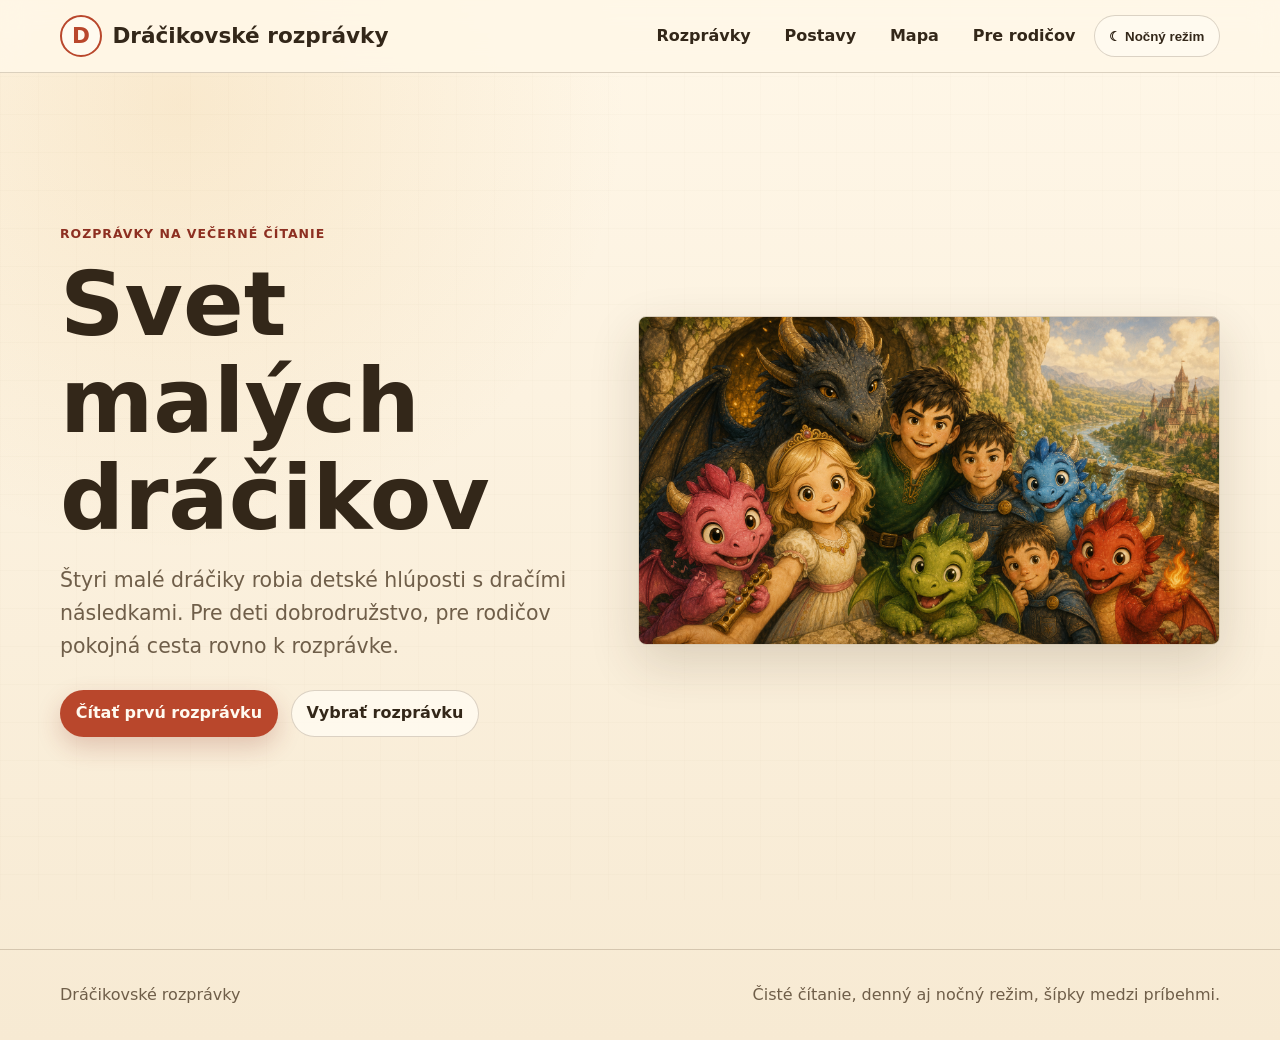
<file: index.html>
<!doctype html>
<html lang="sk">
  <head>
    <meta charset="utf-8">
    <meta name="viewport" content="width=device-width, initial-scale=1">
    <title>Dráčikovské rozprávky</title>
    <meta name="description" content="Rozprávkový svet štyroch malých dráčikov na čítanie pred spaním.">
    <link rel="stylesheet" href="assets/css/styles.css?v=20260522-2">
    <!-- Google tag (gtag.js) -->
    <script async src="https://www.googletagmanager.com/gtag/js?id=G-J6G9STTTB1"></script>
    <script>
      window.dataLayer = window.dataLayer || [];
      function gtag(){dataLayer.push(arguments);}
      gtag('js', new Date());

      gtag('config', 'G-J6G9STTTB1');
    </script>
  </head>
  <body>
    
  <header class="site-header">
    <nav class="nav" aria-label="Hlavná navigácia">
      <a class="brand" href="index.html">
        <span class="brand-mark" aria-hidden="true">D</span>
        <span>Dráčikovské rozprávky</span>
      </a>
      <div class="nav-links">
        <a href="rozpravky/">Rozprávky</a>
        <a href="postavy/">Postavy</a>
        <a href="mapa/">Mapa</a>
        <a href="pre-rodicov/">Pre rodičov</a>
        <button class="theme-toggle" type="button" data-theme-toggle>Nočný režim</button>
      </div>
    </nav>
  </header>
    <main class="page">
      <section class="hero" aria-labelledby="hero-title">
        <div class="hero-copy">
          <p class="eyebrow">Rozprávky na večerné čítanie</p>
          <h1 id="hero-title">Svet malých dráčikov</h1>
          <p class="lead">Štyri malé dráčiky robia detské hlúposti s dračími následkami. Pre deti dobrodružstvo, pre rodičov pokojná cesta rovno k rozprávke.</p>
          <div class="actions">
            <a class="button" href="rozpravky/00-ako-si-draciky-postavili-ihrisko.html">Čítať prvú rozprávku</a>
            <a class="button secondary" href="rozpravky/">Vybrať rozprávku</a>
          </div>
        </div>
        <div class="hero-art">
          <img src="assets/illustrations/uvod-stredoveke-selfie.png" alt="Mama dračica, malé dráčiky, Lada a jej bratia na terase pri jaskyni">
        </div>
      </section>
    </main>
    
  <footer class="site-footer">
    <div class="page">
      <span>Dráčikovské rozprávky</span>
      <span>Čisté čítanie, denný aj nočný režim, šípky medzi príbehmi.</span>
    </div>
  </footer>
  <script src="assets/js/theme.js" defer></script>
  </body>
</html>
</file>
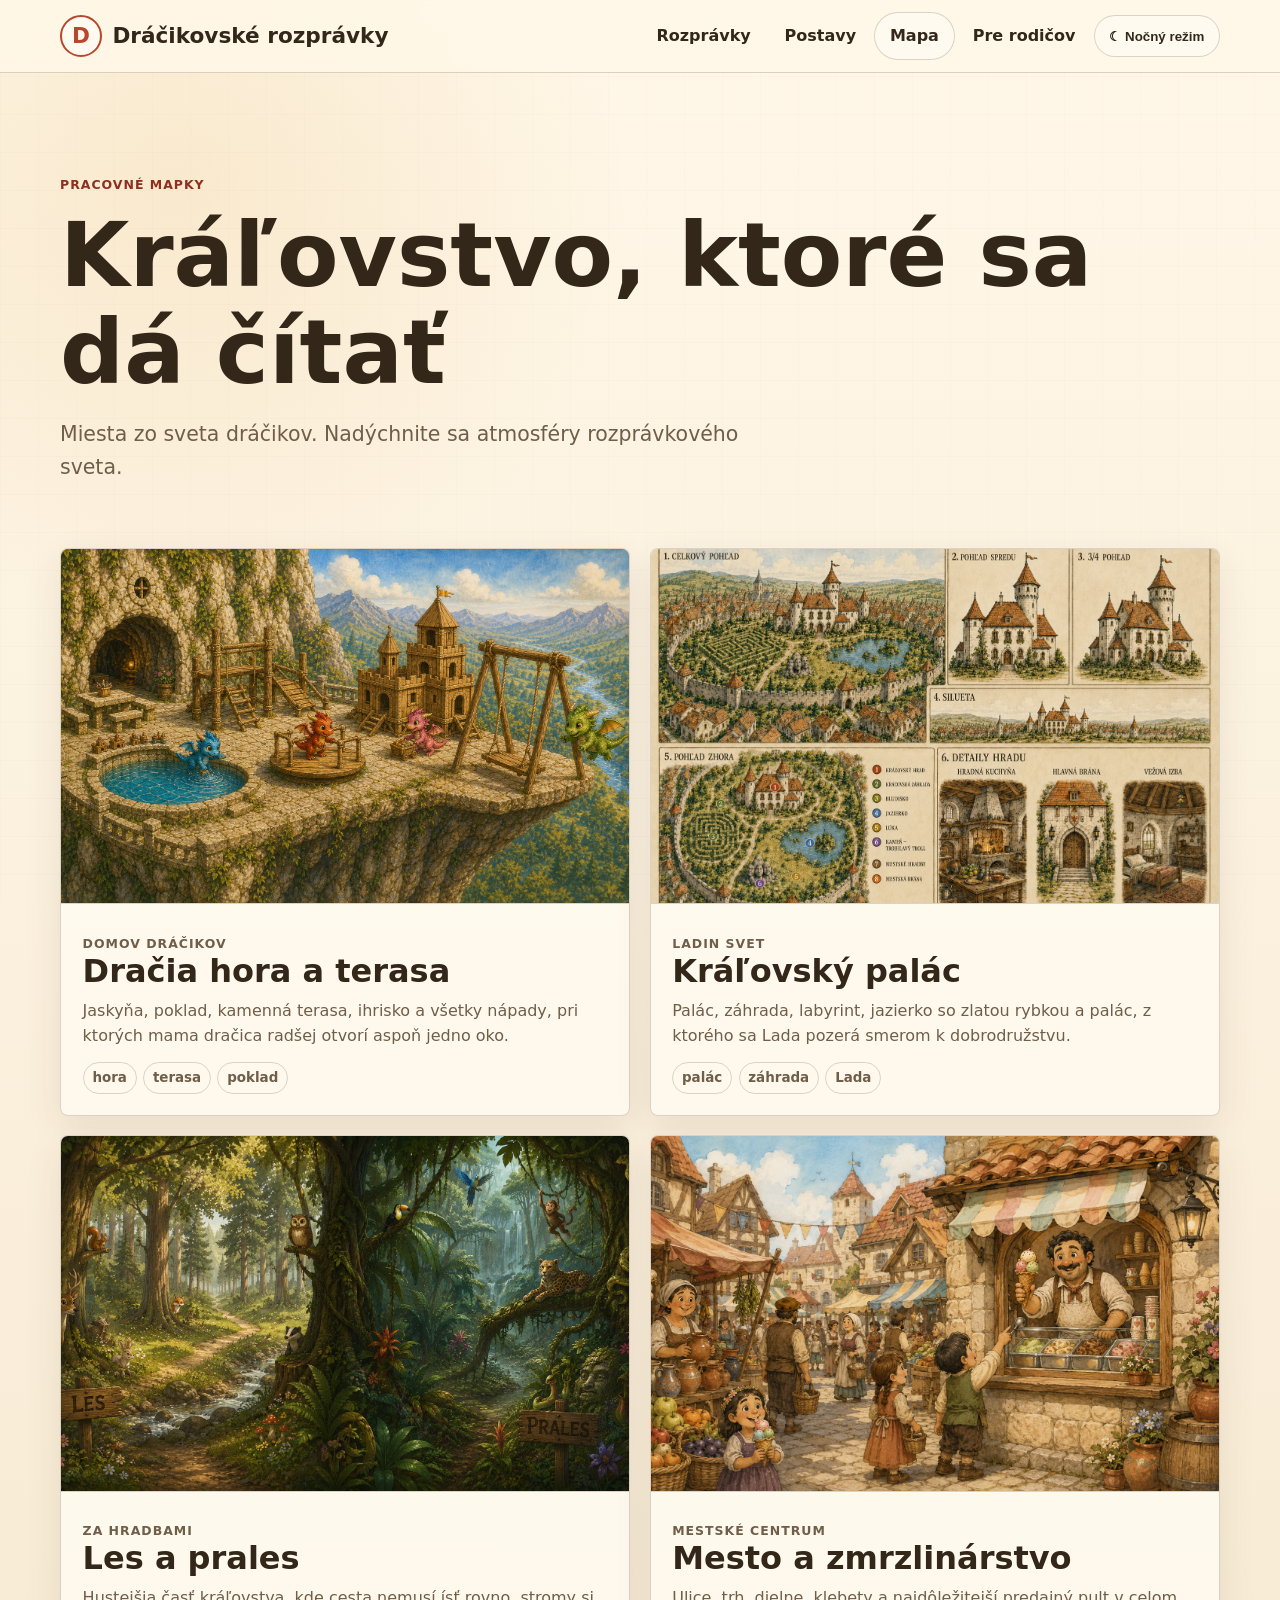
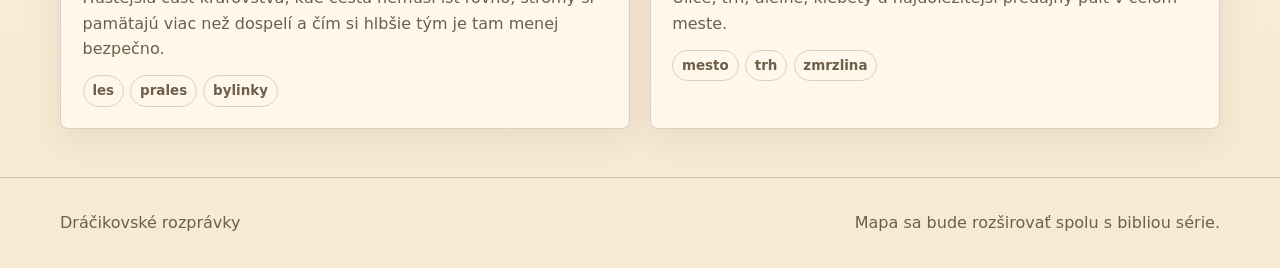
<file: mapa/index.html>
<!doctype html>
<html lang="sk">
  <head>
    <meta charset="utf-8">
    <meta name="viewport" content="width=device-width, initial-scale=1">
    <title>Mapa | Dráčikovské rozprávky</title>
    <link rel="stylesheet" href="../assets/css/styles.css?v=20260522-2">
    <!-- Google tag (gtag.js) -->
    <script async src="https://www.googletagmanager.com/gtag/js?id=G-J6G9STTTB1"></script>
    <script>
      window.dataLayer = window.dataLayer || [];
      function gtag(){dataLayer.push(arguments);}
      gtag('js', new Date());

      gtag('config', 'G-J6G9STTTB1');
    </script>
    <script src="../assets/js/theme.js" defer></script>
  </head>
  <body>
    <header class="site-header"><nav class="nav" aria-label="Hlavná navigácia"><a class="brand" href="../index.html"><span class="brand-mark">D</span><span>Dráčikovské rozprávky</span></a><div class="nav-links"><a href="../rozpravky/">Rozprávky</a><a href="../postavy/">Postavy</a><a aria-current="page" href="./">Mapa</a><a href="../pre-rodicov/">Pre rodičov</a><button class="theme-toggle" type="button" data-theme-toggle>Nočný režim</button></div></nav></header>
    <main class="page">
      <section class="page-hero">
        <p class="eyebrow">Pracovné mapky</p>
        <h1>Kráľovstvo, ktoré sa dá čítať</h1>
        <p class="lead">Miesta zo sveta dráčikov. Nadýchnite sa atmosféry rozprávkového sveta.</p>
      </section>
      <section class="map-card-grid" aria-label="Karty miest v kráľovstve">
        <article class="map-card">
          <img src="../assets/illustrations/dracia-hora-terasa-ihrisko.png" alt="Dračia hora a terasa">
          <div class="card-body">
            <p class="eyebrow">Domov dráčikov</p>
            <h2>Dračia hora a terasa</h2>
            <p>Jaskyňa, poklad, kamenná terasa, ihrisko a všetky nápady, pri ktorých mama dračica radšej otvorí aspoň jedno oko.</p>
            <div class="tag-row"><span class="tag">hora</span><span class="tag">terasa</span><span class="tag">poklad</span></div>
          </div>
        </article>
        <article class="map-card">
          <img src="../assets/illustrations/kralovsky hrad.png" alt="Kráľovský palác a záhrada">
          <div class="card-body">
            <p class="eyebrow">Ladin svet</p>
            <h2>Kráľovský palác</h2>
            <p>Palác, záhrada, labyrint, jazierko so zlatou rybkou a palác, z ktorého sa Lada pozerá smerom k dobrodružstvu.</p>
            <div class="tag-row"><span class="tag">palác</span><span class="tag">záhrada</span><span class="tag">Lada</span></div>
          </div>
        </article>
        <article class="map-card">
          <img src="../assets/illustrations/les a prales.png" alt="Les a prales">
          <div class="card-body">
            <p class="eyebrow">Za hradbami</p>
            <h2>Les a prales</h2>
            <p>Hustejšia časť kráľovstva, kde cesta nemusí ísť rovno, stromy si pamätajú viac než dospelí a čím si hlbšie tým je tam menej bezpečno.</p>
            <div class="tag-row"><span class="tag">les</span><span class="tag">prales</span><span class="tag">bylinky</span></div>
          </div>
        </article>
        <article class="map-card">
          <img src="../assets/illustrations/mesto-a-zmrzlinar.png" alt="Mesto a zmrzlinárstvo">
          <div class="card-body">
            <p class="eyebrow">Mestské centrum</p>
            <h2>Mesto a zmrzlinárstvo</h2>
            <p>Ulice, trh, dielne, klebety a najdôležitejší predajný pult v celom meste.</p>
            <div class="tag-row"><span class="tag">mesto</span><span class="tag">trh</span><span class="tag">zmrzlina</span></div>
          </div>
        </article>
      </section>
    </main>
    <footer class="site-footer"><div class="page"><span>Dráčikovské rozprávky</span><span>Mapa sa bude rozširovať spolu s bibliou série.</span></div></footer>
  </body>
</html>
</file>
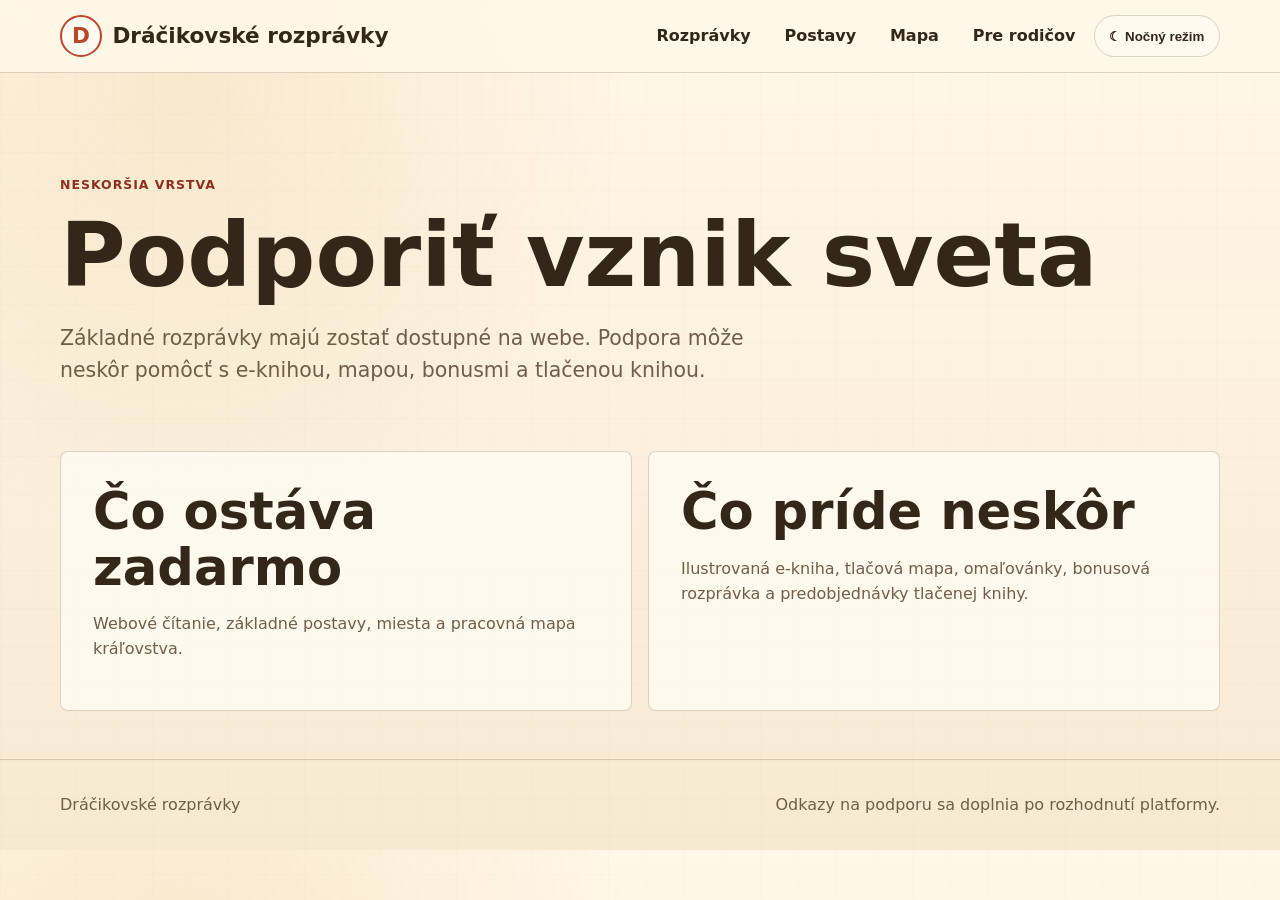
<file: podporit/index.html>
<!doctype html>
<html lang="sk">
  <head>
    <meta charset="utf-8">
    <meta name="viewport" content="width=device-width, initial-scale=1">
    <title>Podporiť | Dráčikovské rozprávky</title>
    <link rel="stylesheet" href="../assets/css/styles.css?v=20260522-2">
    <!-- Google tag (gtag.js) -->
    <script async src="https://www.googletagmanager.com/gtag/js?id=G-J6G9STTTB1"></script>
    <script>
      window.dataLayer = window.dataLayer || [];
      function gtag(){dataLayer.push(arguments);}
      gtag('js', new Date());

      gtag('config', 'G-J6G9STTTB1');
    </script>
    <script src="../assets/js/theme.js" defer></script>
  </head>
  <body>
    <header class="site-header"><nav class="nav" aria-label="Hlavná navigácia"><a class="brand" href="../index.html"><span class="brand-mark">D</span><span>Dráčikovské rozprávky</span></a><div class="nav-links"><a href="../rozpravky/">Rozprávky</a><a href="../postavy/">Postavy</a><a href="../mapa/">Mapa</a><a href="../pre-rodicov/">Pre rodičov</a><button class="theme-toggle" type="button" data-theme-toggle>Nočný režim</button></div></nav></header>
    <main class="page">
      <section class="page-hero">
        <p class="eyebrow">Neskoršia vrstva</p>
        <h1>Podporiť vznik sveta</h1>
        <p class="lead">Základné rozprávky majú zostať dostupné na webe. Podpora môže neskôr pomôcť s e-knihou, mapou, bonusmi a tlačenou knihou.</p>
      </section>
      <section class="feature-band">
        <article class="feature-panel"><h2>Čo ostáva zadarmo</h2><p>Webové čítanie, základné postavy, miesta a pracovná mapa kráľovstva.</p></article>
        <article class="feature-panel"><h2>Čo príde neskôr</h2><p>Ilustrovaná e-kniha, tlačová mapa, omaľovánky, bonusová rozprávka a predobjednávky tlačenej knihy.</p></article>
      </section>
    </main>
    <footer class="site-footer"><div class="page"><span>Dráčikovské rozprávky</span><span>Odkazy na podporu sa doplnia po rozhodnutí platformy.</span></div></footer>
  </body>
</html>
</file>
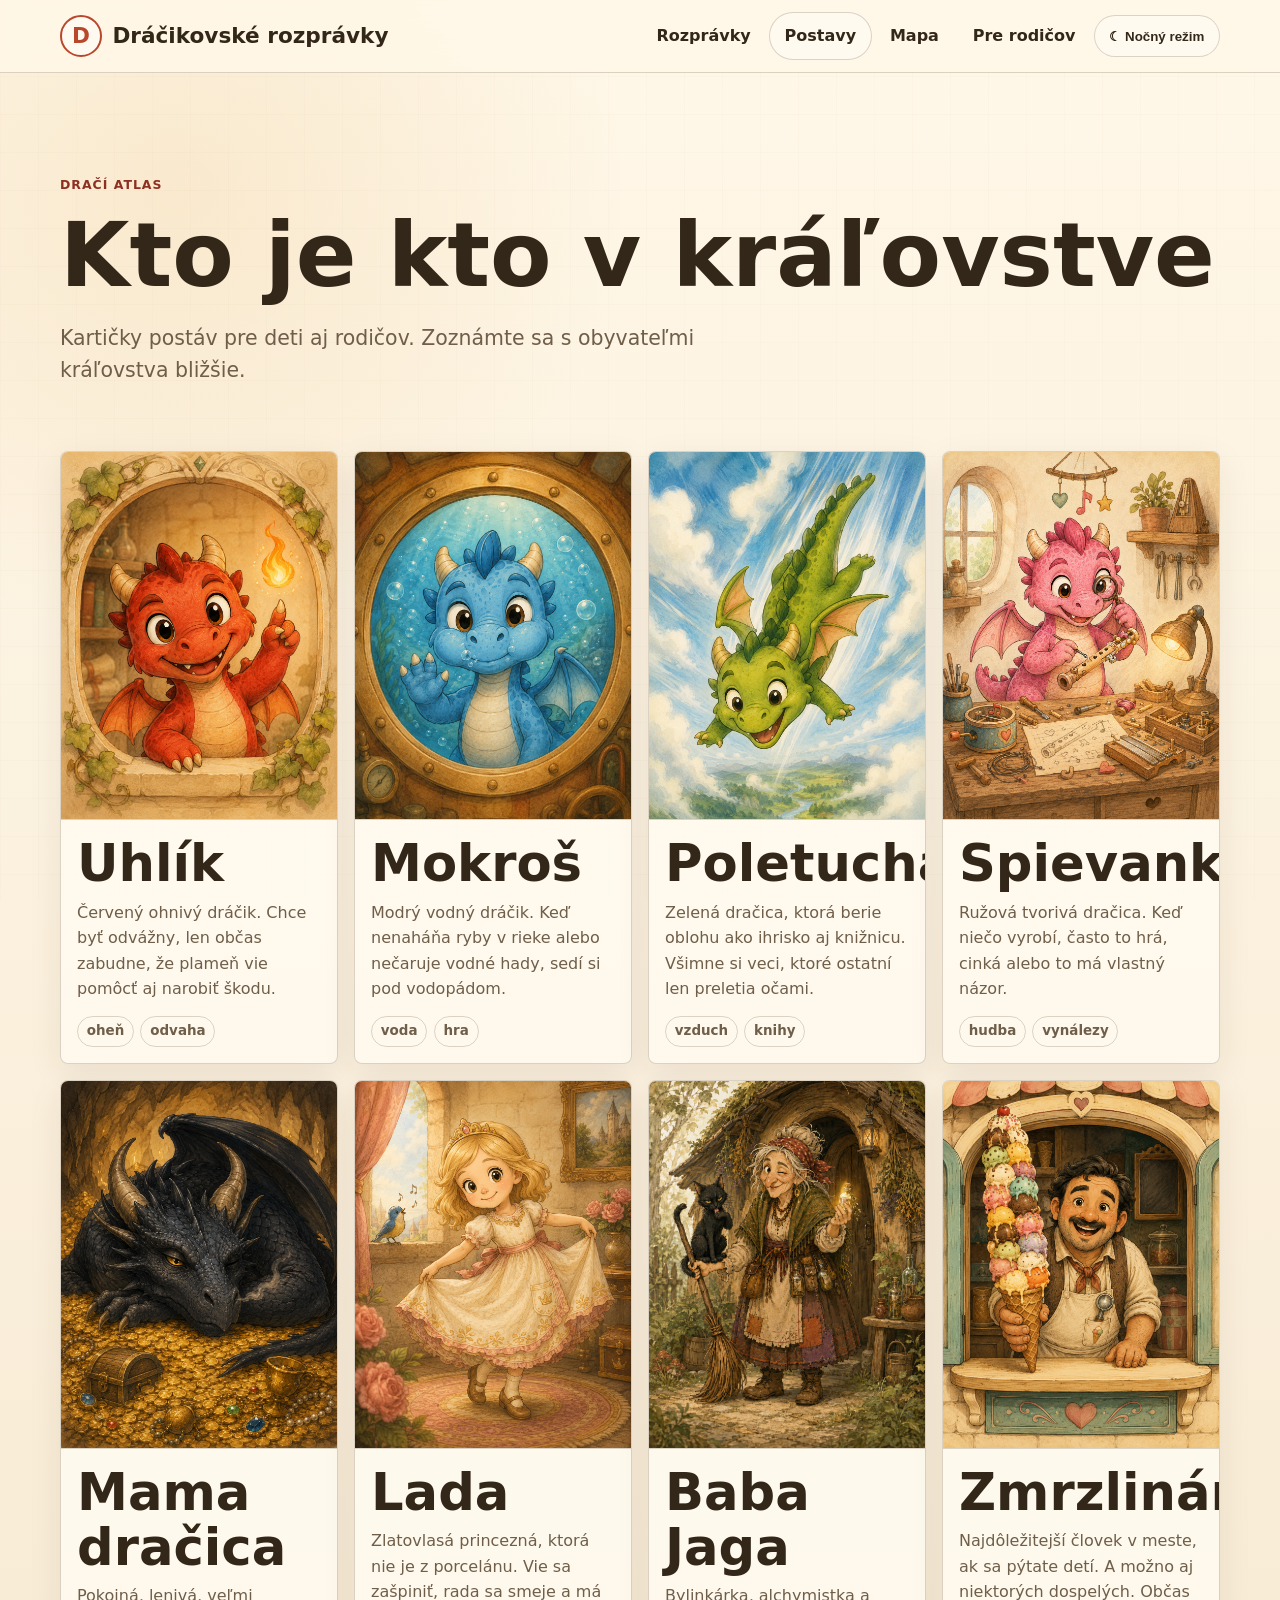
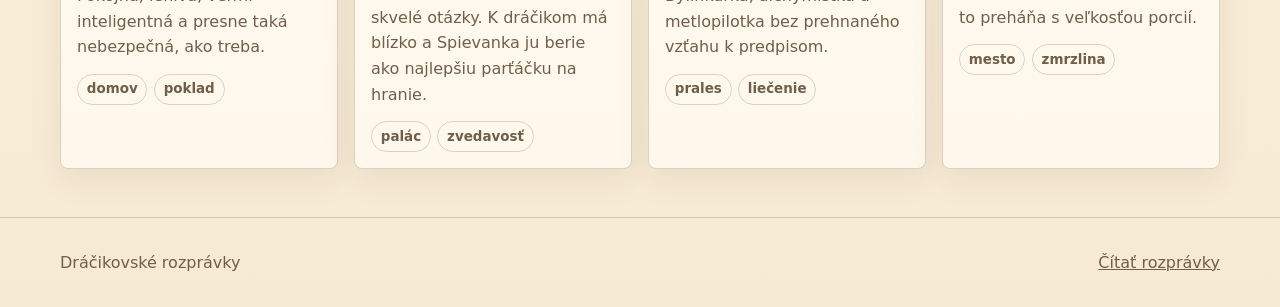
<file: postavy/index.html>
<!doctype html>
<html lang="sk">
  <head>
    <meta charset="utf-8">
    <meta name="viewport" content="width=device-width, initial-scale=1">
    <title>Postavy | Dráčikovské rozprávky</title>
    <link rel="stylesheet" href="../assets/css/styles.css?v=20260522-2">
    <!-- Google tag (gtag.js) -->
    <script async src="https://www.googletagmanager.com/gtag/js?id=G-J6G9STTTB1"></script>
    <script>
      window.dataLayer = window.dataLayer || [];
      function gtag(){dataLayer.push(arguments);}
      gtag('js', new Date());

      gtag('config', 'G-J6G9STTTB1');
    </script>
    <script src="../assets/js/theme.js" defer></script>
  </head>
  <body>
    <header class="site-header"><nav class="nav" aria-label="Hlavná navigácia"><a class="brand" href="../index.html"><span class="brand-mark">D</span><span>Dráčikovské rozprávky</span></a><div class="nav-links"><a href="../rozpravky/">Rozprávky</a><a aria-current="page" href="./">Postavy</a><a href="../mapa/">Mapa</a><a href="../pre-rodicov/">Pre rodičov</a><button class="theme-toggle" type="button" data-theme-toggle>Nočný režim</button></div></nav></header>
    <main class="page">
      <section class="page-hero">
        <p class="eyebrow">Dračí atlas</p>
        <h1>Kto je kto v kráľovstve</h1>
        <p class="lead">Kartičky postáv pre deti aj rodičov. Zoznámte sa s obyvateľmi kráľovstva bližšie.</p>
      </section>
      <section class="grid four" aria-label="Karty postáv">
        <article class="card"><img src="../assets/characters/uhlik_charakter.png" alt="Uhlík"><div class="card-body"><h2>Uhlík</h2><p>Červený ohnivý dráčik. Chce byť odvážny, len občas zabudne, že plameň vie pomôcť aj narobiť škodu.</p><div class="tag-row"><span class="tag">oheň</span><span class="tag">odvaha</span></div></div></article>
        <article class="card"><img src="../assets/characters/mokros_charakter.png" alt="Mokroš"><div class="card-body"><h2>Mokroš</h2><p>Modrý vodný dráčik. Keď nenaháňa ryby v rieke alebo nečaruje vodné hady, sedí si pod vodopádom.</p><div class="tag-row"><span class="tag">voda</span><span class="tag">hra</span></div></div></article>
        <article class="card"><img src="../assets/characters/poletucha_charakter.png" alt="Poletucha"><div class="card-body"><h2>Poletucha</h2><p>Zelená dračica, ktorá berie oblohu ako ihrisko aj knižnicu. Všimne si veci, ktoré ostatní len preletia očami.</p><div class="tag-row"><span class="tag">vzduch</span><span class="tag">knihy</span></div></div></article>
        <article class="card"><img src="../assets/characters/spievanka_charakter.png" alt="Spievanka"><div class="card-body"><h2>Spievanka</h2><p>Ružová tvorivá dračica. Keď niečo vyrobí, často to hrá, cinká alebo to má vlastný názor.</p><div class="tag-row"><span class="tag">hudba</span><span class="tag">vynálezy</span></div></div></article>
        <article class="card"><img src="../assets/characters/mama_dracica_charakter.png" alt="Mama dračica"><div class="card-body"><h2>Mama dračica</h2><p>Pokojná, lenivá, veľmi inteligentná a presne taká nebezpečná, ako treba.</p><div class="tag-row"><span class="tag">domov</span><span class="tag">poklad</span></div></div></article>
        <article class="card"><img src="../assets/characters/lada_charakter.png" alt="Lada"><div class="card-body"><h2>Lada</h2><p>Zlatovlasá princezná, ktorá nie je z porcelánu. Vie sa zašpiniť, rada sa smeje a má skvelé otázky. K dráčikom má blízko a Spievanka ju berie ako najlepšiu parťáčku na hranie.</p><div class="tag-row"><span class="tag">palác</span><span class="tag">zvedavosť</span></div></div></article>
        <article class="card"><img src="../assets/characters/baba_jaga_charakter.png" alt="Baba Jaga"><div class="card-body"><h2>Baba Jaga</h2><p>Bylinkárka, alchymistka a metlopilotka bez prehnaného vzťahu k predpisom.</p><div class="tag-row"><span class="tag">prales</span><span class="tag">liečenie</span></div></div></article>
        <article class="card"><img src="../assets/characters/zmrzlinar_charakter.png" alt="Zmrzlinár"><div class="card-body"><h2>Zmrzlinár</h2><p>Najdôležitejší človek v meste, ak sa pýtate detí. A možno aj niektorých dospelých. Občas to preháňa s veľkosťou porcií.</p><div class="tag-row"><span class="tag">mesto</span><span class="tag">zmrzlina</span></div></div></article>
      </section>
    </main>
    <footer class="site-footer"><div class="page"><span>Dráčikovské rozprávky</span><span><a href="../rozpravky/">Čítať rozprávky</a></span></div></footer>
  </body>
</html>
</file>
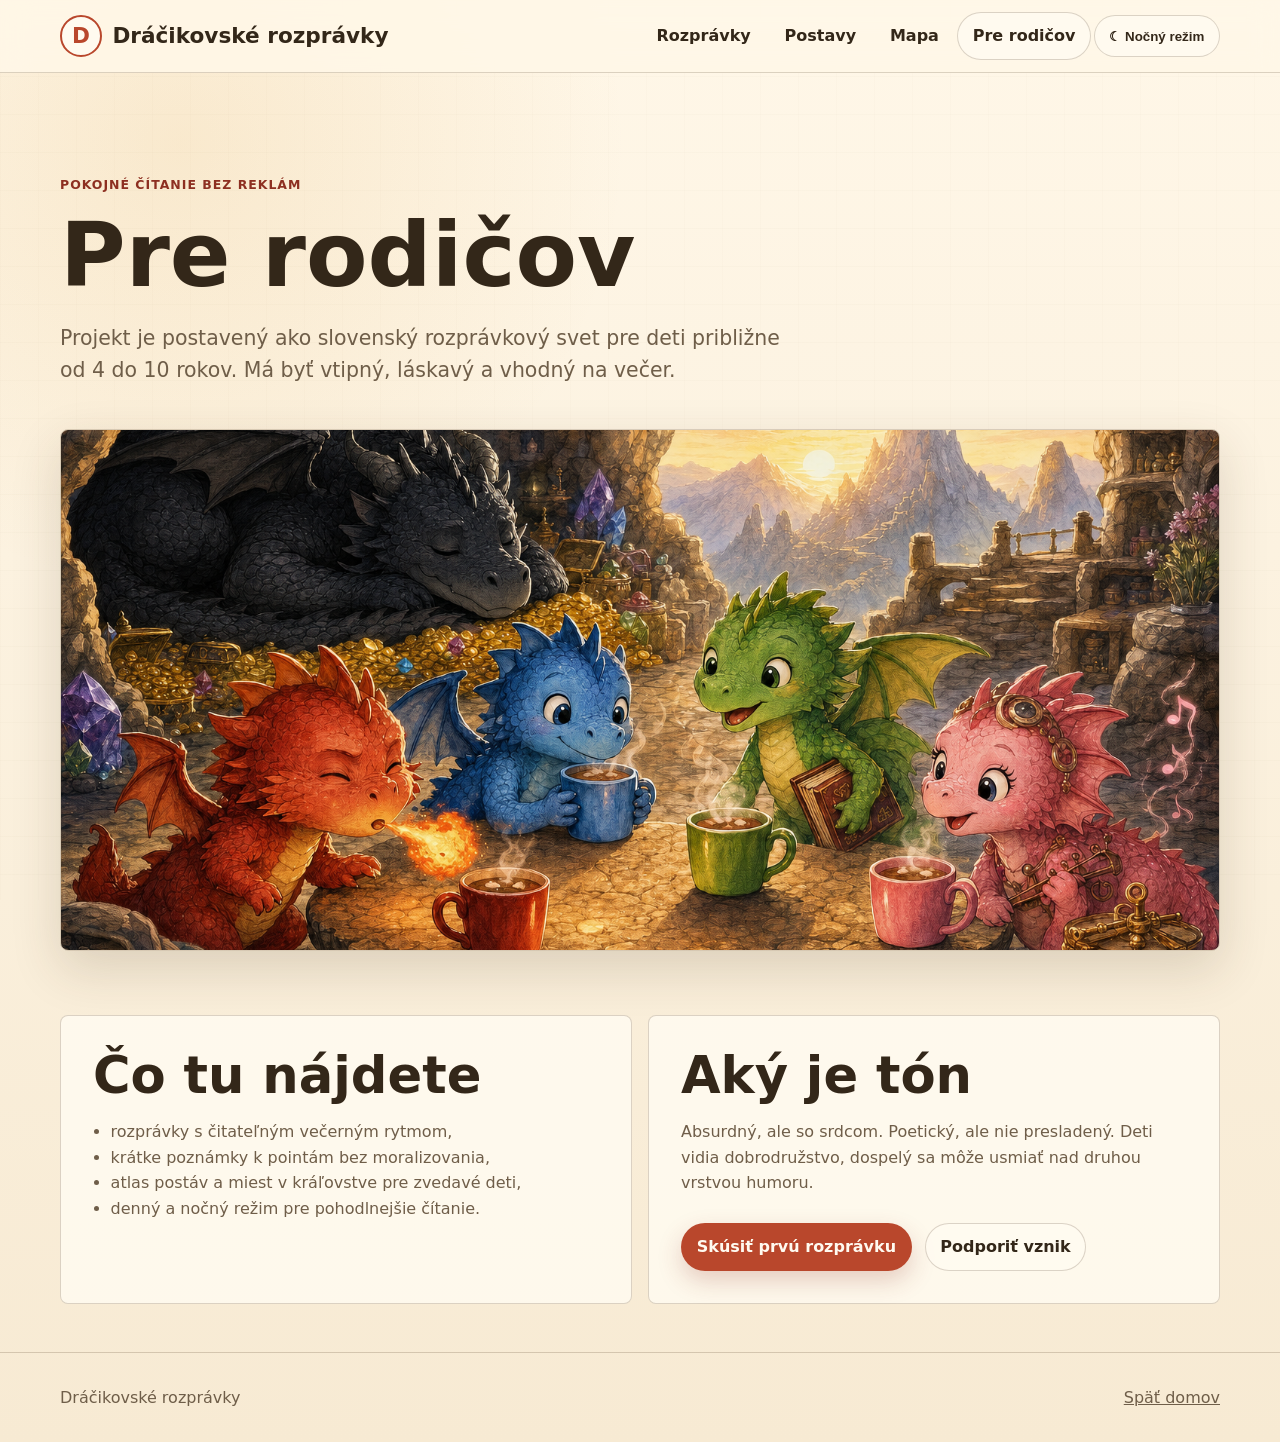
<file: pre-rodicov/index.html>
<!doctype html>
<html lang="sk">
  <head>
    <meta charset="utf-8">
    <meta name="viewport" content="width=device-width, initial-scale=1">
    <title>Pre rodičov | Dráčikovské rozprávky</title>
    <link rel="stylesheet" href="../assets/css/styles.css?v=20260522-2">
    <!-- Google tag (gtag.js) -->
    <script async src="https://www.googletagmanager.com/gtag/js?id=G-J6G9STTTB1"></script>
    <script>
      window.dataLayer = window.dataLayer || [];
      function gtag(){dataLayer.push(arguments);}
      gtag('js', new Date());

      gtag('config', 'G-J6G9STTTB1');
    </script>
    <script src="../assets/js/theme.js" defer></script>
  </head>
  <body>
    <header class="site-header"><nav class="nav" aria-label="Hlavná navigácia"><a class="brand" href="../index.html"><span class="brand-mark">D</span><span>Dráčikovské rozprávky</span></a><div class="nav-links"><a href="../rozpravky/">Rozprávky</a><a href="../postavy/">Postavy</a><a href="../mapa/">Mapa</a><a aria-current="page" href="./">Pre rodičov</a><button class="theme-toggle" type="button" data-theme-toggle>Nočný režim</button></div></nav></header>
    <main class="page">
      <section class="page-hero">
        <p class="eyebrow">Pokojné čítanie bez reklám</p>
        <h1>Pre rodičov</h1>
        <p class="lead">Projekt je postavený ako slovenský rozprávkový svet pre deti približne od 4 do 10 rokov. Má byť vtipný, láskavý a vhodný na večer.</p>
        <figure class="page-illustration">
          <img src="../assets/illustrations/jaskyna-cokolada.png" alt="Dráčiky v jaskyni pri čokoláde">
        </figure>
      </section>
      <section class="feature-band">
        <article class="feature-panel">
          <h2>Čo tu nájdete</h2>
          <ul>
            <li>rozprávky s čitateľným večerným rytmom,</li>
            <li>krátke poznámky k pointám bez moralizovania,</li>
            <li>atlas postáv a miest v kráľovstve pre zvedavé deti,</li>
            <li>denný a nočný režim pre pohodlnejšie čítanie.</li>
          </ul>
        </article>
        <article class="feature-panel">
          <h2>Aký je tón</h2>
          <p>Absurdný, ale so srdcom. Poetický, ale nie presladený. Deti vidia dobrodružstvo, dospelý sa môže usmiať nad druhou vrstvou humoru.</p>
          <div class="actions"><a class="button" href="../rozpravky/ihrisko-na-terase.html">Skúsiť prvú rozprávku</a><a class="button secondary" href="../podporit/">Podporiť vznik</a></div>
        </article>
      </section>
    </main>
    <footer class="site-footer"><div class="page"><span>Dráčikovské rozprávky</span><span><a href="../index.html">Späť domov</a></span></div></footer>
  </body>
</html>
</file>
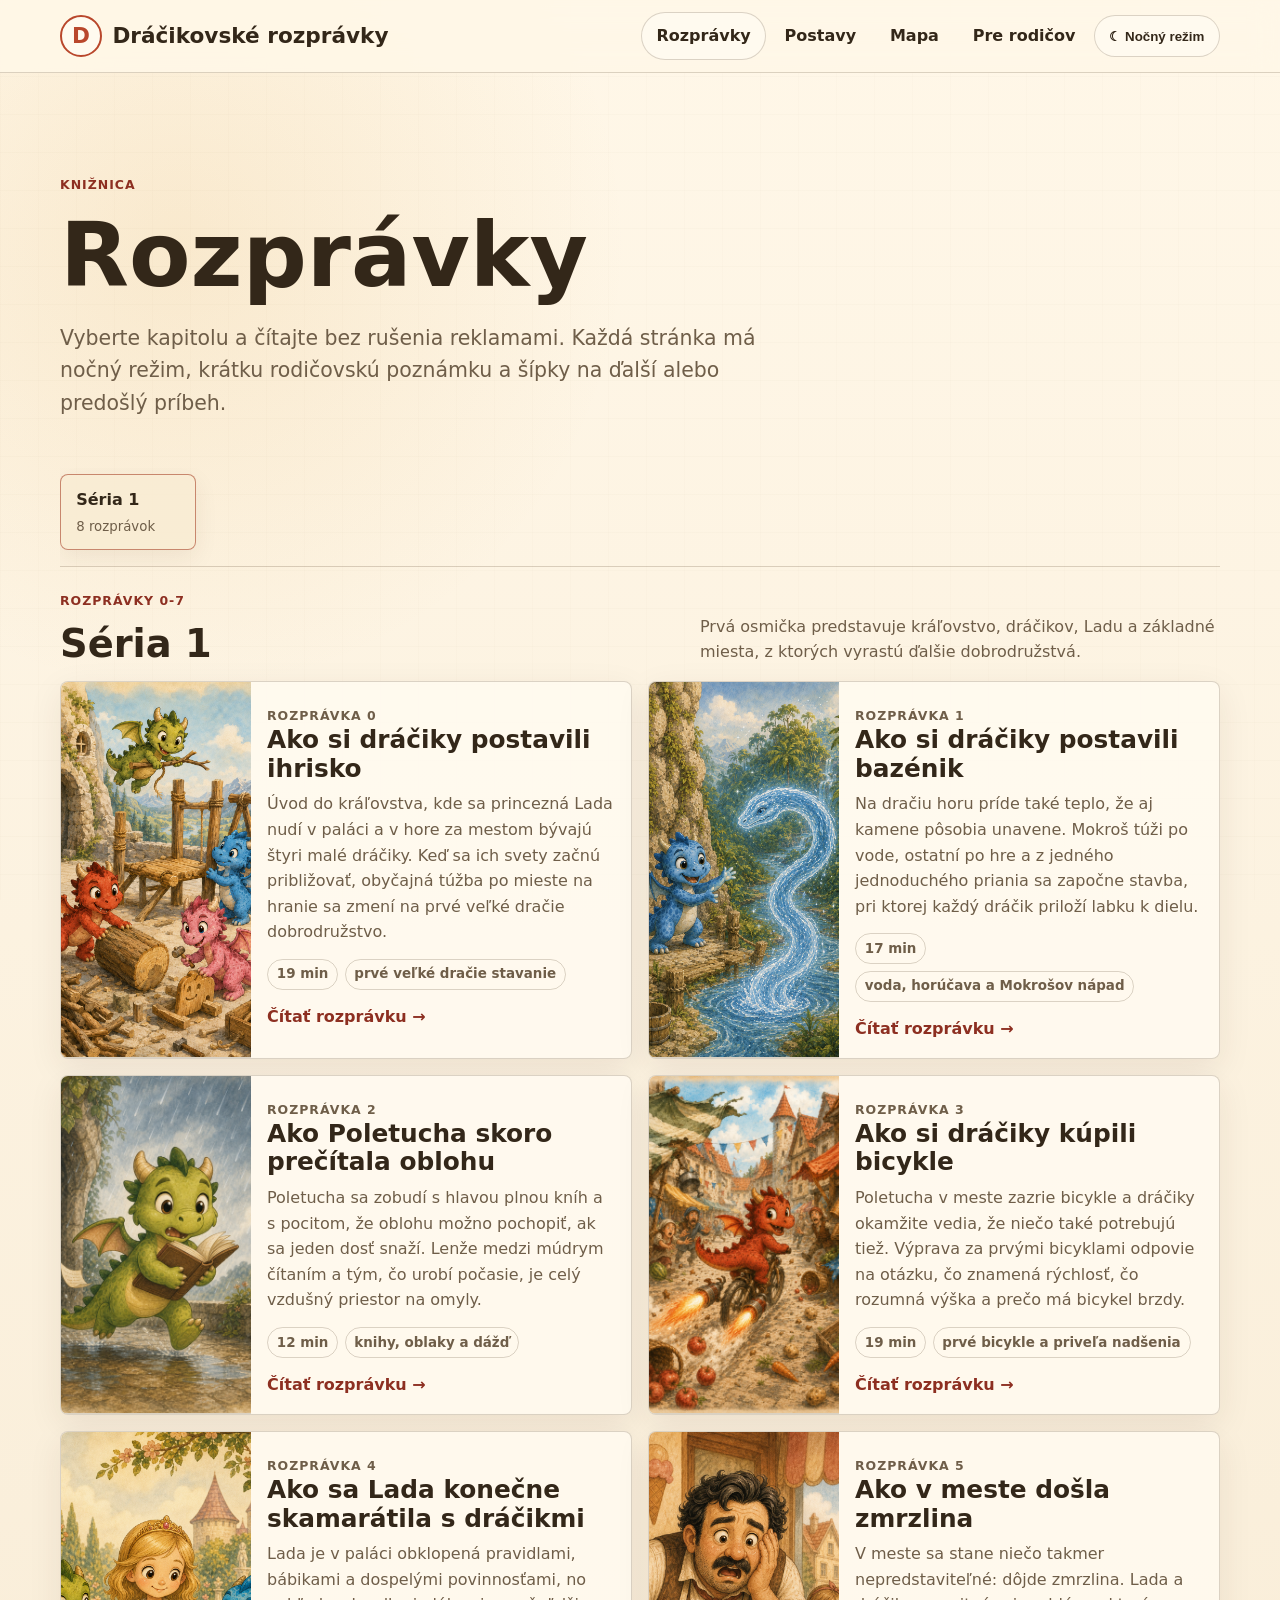
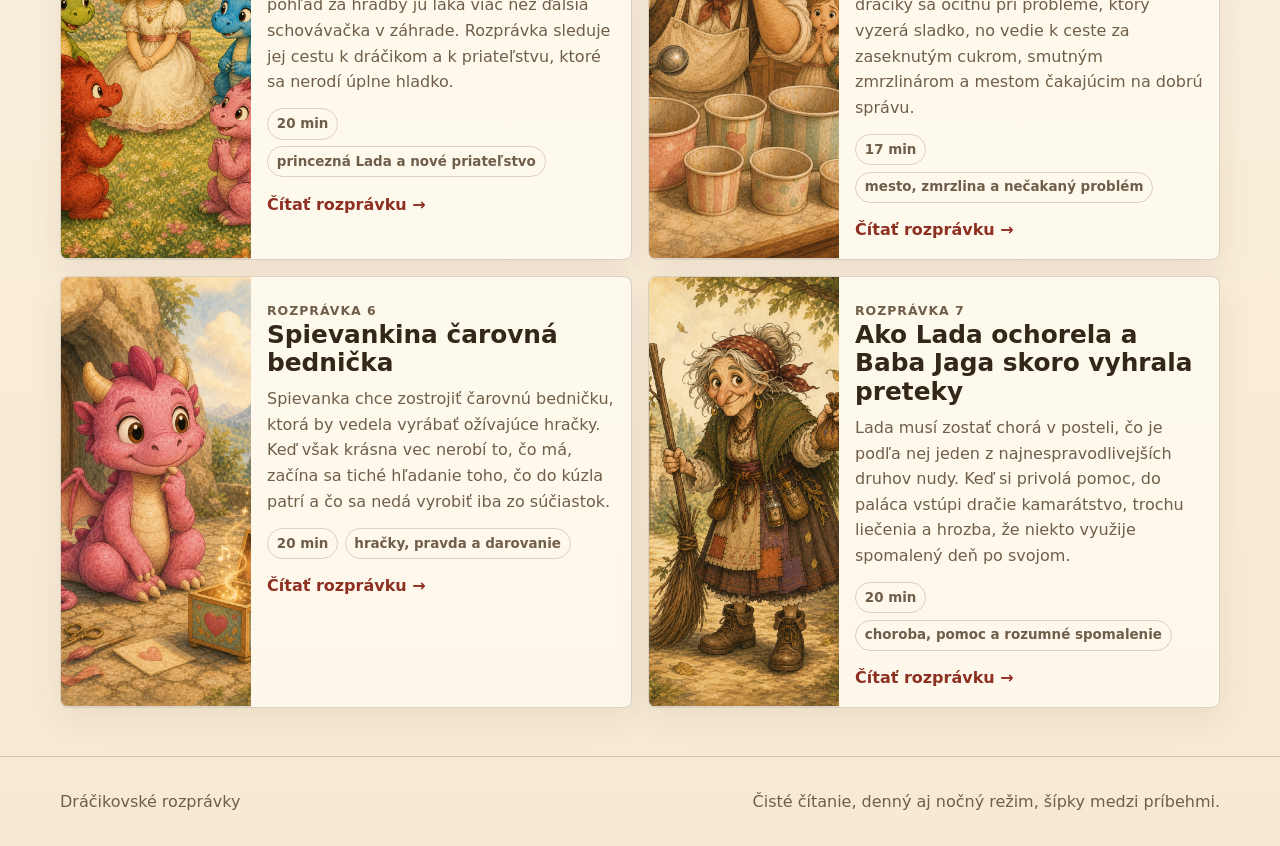
<file: rozpravky/index.html>
<!doctype html>
<html lang="sk">
  <head>
    <meta charset="utf-8">
    <meta name="viewport" content="width=device-width, initial-scale=1">
    <title>Rozprávky | Dráčikovské rozprávky</title>
    <meta name="description" content="Zoznam dráčikových rozprávok na čisté čítanie v dennom aj nočnom režime.">
    <link rel="stylesheet" href="../assets/css/styles.css?v=20260522-2">
    <!-- Google tag (gtag.js) -->
    <script async src="https://www.googletagmanager.com/gtag/js?id=G-J6G9STTTB1"></script>
    <script>
      window.dataLayer = window.dataLayer || [];
      function gtag(){dataLayer.push(arguments);}
      gtag('js', new Date());

      gtag('config', 'G-J6G9STTTB1');
    </script>
  </head>
  <body>
    
  <header class="site-header">
    <nav class="nav" aria-label="Hlavná navigácia">
      <a class="brand" href="../index.html">
        <span class="brand-mark" aria-hidden="true">D</span>
        <span>Dráčikovské rozprávky</span>
      </a>
      <div class="nav-links">
        <a href="../rozpravky/" aria-current="page">Rozprávky</a>
        <a href="../postavy/">Postavy</a>
        <a href="../mapa/">Mapa</a>
        <a href="../pre-rodicov/">Pre rodičov</a>
        <button class="theme-toggle" type="button" data-theme-toggle>Nočný režim</button>
      </div>
    </nav>
  </header>
    <main class="page">
      <section class="page-hero">
        <p class="eyebrow">Knižnica</p>
        <h1>Rozprávky</h1>
        <p class="lead">Vyberte kapitolu a čítajte bez rušenia reklamami. Každá stránka má nočný režim, krátku rodičovskú poznámku a šípky na ďalší alebo predošlý príbeh.</p>
      </section>
      <nav class="series-tabs" aria-label="Série rozprávok">
        <a class="series-pill" href="#seria-1" aria-current="true">
          <span>Séria 1</span>
          <small>8 rozprávok</small>
        </a>
      </nav>
      <section class="series-section" id="seria-1" aria-labelledby="seria-1-title">
        <div class="series-head">
          <div>
            <p class="eyebrow">Rozprávky 0-7</p>
            <h2 id="seria-1-title">Séria 1</h2>
          </div>
          <p>Prvá osmička predstavuje kráľovstvo, dráčikov, Ladu a základné miesta, z ktorých vyrastú ďalšie dobrodružstvá.</p>
        </div>
        <div class="story-list" aria-label="Zoznam rozprávok v sérii 1">
          <article class="story-card">
          <img src="../assets/covers/00-stavba-ihriska.png" alt="Ako si dráčiky postavili ihrisko">
          <div class="story-body">
            <p class="eyebrow">Rozprávka 0</p>
            <h2>Ako si dráčiky postavili ihrisko</h2>
            <p>Úvod do kráľovstva, kde sa princezná Lada nudí v paláci a v hore za mestom bývajú štyri malé dráčiky. Keď sa ich svety začnú približovať, obyčajná túžba po mieste na hranie sa zmení na prvé veľké dračie dobrodružstvo.</p>
            <div class="tag-row"><span class="tag">19 min</span><span class="tag">prvé veľké dračie stavanie</span></div>
            <a class="text-link" href="00-ako-si-draciky-postavili-ihrisko.html">Čítať rozprávku →</a>
          </div>
        </article>
          <article class="story-card">
          <img src="../assets/covers/01-stavba-bazena.png" alt="Ako si dráčiky postavili bazénik">
          <div class="story-body">
            <p class="eyebrow">Rozprávka 1</p>
            <h2>Ako si dráčiky postavili bazénik</h2>
            <p>Na dračiu horu príde také teplo, že aj kamene pôsobia unavene. Mokroš túži po vode, ostatní po hre a z jedného jednoduchého priania sa započne stavba, pri ktorej každý dráčik priloží labku k dielu.</p>
            <div class="tag-row"><span class="tag">17 min</span><span class="tag">voda, horúčava a Mokrošov nápad</span></div>
            <a class="text-link" href="01-ako-si-draciky-postavili-bazenik.html">Čítať rozprávku →</a>
          </div>
        </article>
          <article class="story-card">
          <img src="../assets/covers/02-poletucha-dazd.png" alt="Ako Poletucha skoro prečítala oblohu">
          <div class="story-body">
            <p class="eyebrow">Rozprávka 2</p>
            <h2>Ako Poletucha skoro prečítala oblohu</h2>
            <p>Poletucha sa zobudí s hlavou plnou kníh a s pocitom, že oblohu možno pochopiť, ak sa jeden dosť snaží. Lenže medzi múdrym čítaním a tým, čo urobí počasie, je celý vzdušný priestor na omyly.</p>
            <div class="tag-row"><span class="tag">12 min</span><span class="tag">knihy, oblaky a dážď</span></div>
            <a class="text-link" href="02-ako-poletucha-skoro-precitala-oblohu.html">Čítať rozprávku →</a>
          </div>
        </article>
          <article class="story-card">
          <img src="../assets/covers/03-n%C3%A1kup-bicyklov.png" alt="Ako si dráčiky kúpili bicykle">
          <div class="story-body">
            <p class="eyebrow">Rozprávka 3</p>
            <h2>Ako si dráčiky kúpili bicykle</h2>
            <p>Poletucha v meste zazrie bicykle a dráčiky okamžite vedia, že niečo také potrebujú tiež. Výprava za prvými bicyklami odpovie na otázku, čo znamená rýchlosť, čo rozumná výška a prečo má bicykel brzdy.</p>
            <div class="tag-row"><span class="tag">19 min</span><span class="tag">prvé bicykle a priveľa nadšenia</span></div>
            <a class="text-link" href="03-ako-si-draciky-kupili-bicykle.html">Čítať rozprávku →</a>
          </div>
        </article>
          <article class="story-card">
          <img src="../assets/covers/04-lada-kamarati.png" alt="Ako sa Lada konečne skamarátila s dráčikmi">
          <div class="story-body">
            <p class="eyebrow">Rozprávka 4</p>
            <h2>Ako sa Lada konečne skamarátila s dráčikmi</h2>
            <p>Lada je v paláci obklopená pravidlami, bábikami a dospelými povinnosťami, no pohľad za hradby ju láka viac než ďalšia schovávačka v záhrade. Rozprávka sleduje jej cestu k dráčikom a k priateľstvu, ktoré sa nerodí úplne hladko.</p>
            <div class="tag-row"><span class="tag">20 min</span><span class="tag">princezná Lada a nové priateľstvo</span></div>
            <a class="text-link" href="04-ako-sa-lada-konecne-skamaratila-s-dracikmi.html">Čítať rozprávku →</a>
          </div>
        </article>
          <article class="story-card">
          <img src="../assets/covers/05-zmrzlinar-prazdne-kelimky.png" alt="Ako v meste došla zmrzlina">
          <div class="story-body">
            <p class="eyebrow">Rozprávka 5</p>
            <h2>Ako v meste došla zmrzlina</h2>
            <p>V meste sa stane niečo takmer nepredstaviteľné: dôjde zmrzlina. Lada a dráčiky sa ocitnú pri probléme, ktorý vyzerá sladko, no vedie k ceste za zaseknutým cukrom, smutným zmrzlinárom a mestom čakajúcim na dobrú správu.</p>
            <div class="tag-row"><span class="tag">17 min</span><span class="tag">mesto, zmrzlina a nečakaný problém</span></div>
            <a class="text-link" href="05-ako-v-meste-dosla-zmrzlina.html">Čítať rozprávku →</a>
          </div>
        </article>
          <article class="story-card">
          <img src="../assets/covers/06-spievanka-bednicka.png" alt="Spievankina čarovná bednička">
          <div class="story-body">
            <p class="eyebrow">Rozprávka 6</p>
            <h2>Spievankina čarovná bednička</h2>
            <p>Spievanka chce zostrojiť čarovnú bedničku, ktorá by vedela vyrábať ožívajúce hračky. Keď však krásna vec nerobí to, čo má, začína sa tiché hľadanie toho, čo do kúzla patrí a čo sa nedá vyrobiť iba zo súčiastok.</p>
            <div class="tag-row"><span class="tag">20 min</span><span class="tag">hračky, pravda a darovanie</span></div>
            <a class="text-link" href="06-spievankina-carovna-bednicka.html">Čítať rozprávku →</a>
          </div>
        </article>
          <article class="story-card">
          <img src="../assets/covers/07-baba-jaga.png" alt="Ako Lada ochorela a Baba Jaga skoro vyhrala preteky">
          <div class="story-body">
            <p class="eyebrow">Rozprávka 7</p>
            <h2>Ako Lada ochorela a Baba Jaga skoro vyhrala preteky</h2>
            <p>Lada musí zostať chorá v posteli, čo je podľa nej jeden z najnespravodlivejších druhov nudy. Keď si privolá pomoc, do paláca vstúpi dračie kamarátstvo, trochu liečenia a hrozba, že niekto využije spomalený deň po svojom.</p>
            <div class="tag-row"><span class="tag">20 min</span><span class="tag">choroba, pomoc a rozumné spomalenie</span></div>
            <a class="text-link" href="07-ako-lada-ochorela-a-baba-jaga-skoro-vyhrala-preteky.html">Čítať rozprávku →</a>
          </div>
        </article>
        </div>
      </section>
    </main>
    
  <footer class="site-footer">
    <div class="page">
      <span>Dráčikovské rozprávky</span>
      <span>Čisté čítanie, denný aj nočný režim, šípky medzi príbehmi.</span>
    </div>
  </footer>
  <script src="../assets/js/theme.js" defer></script>
  </body>
</html>
</file>
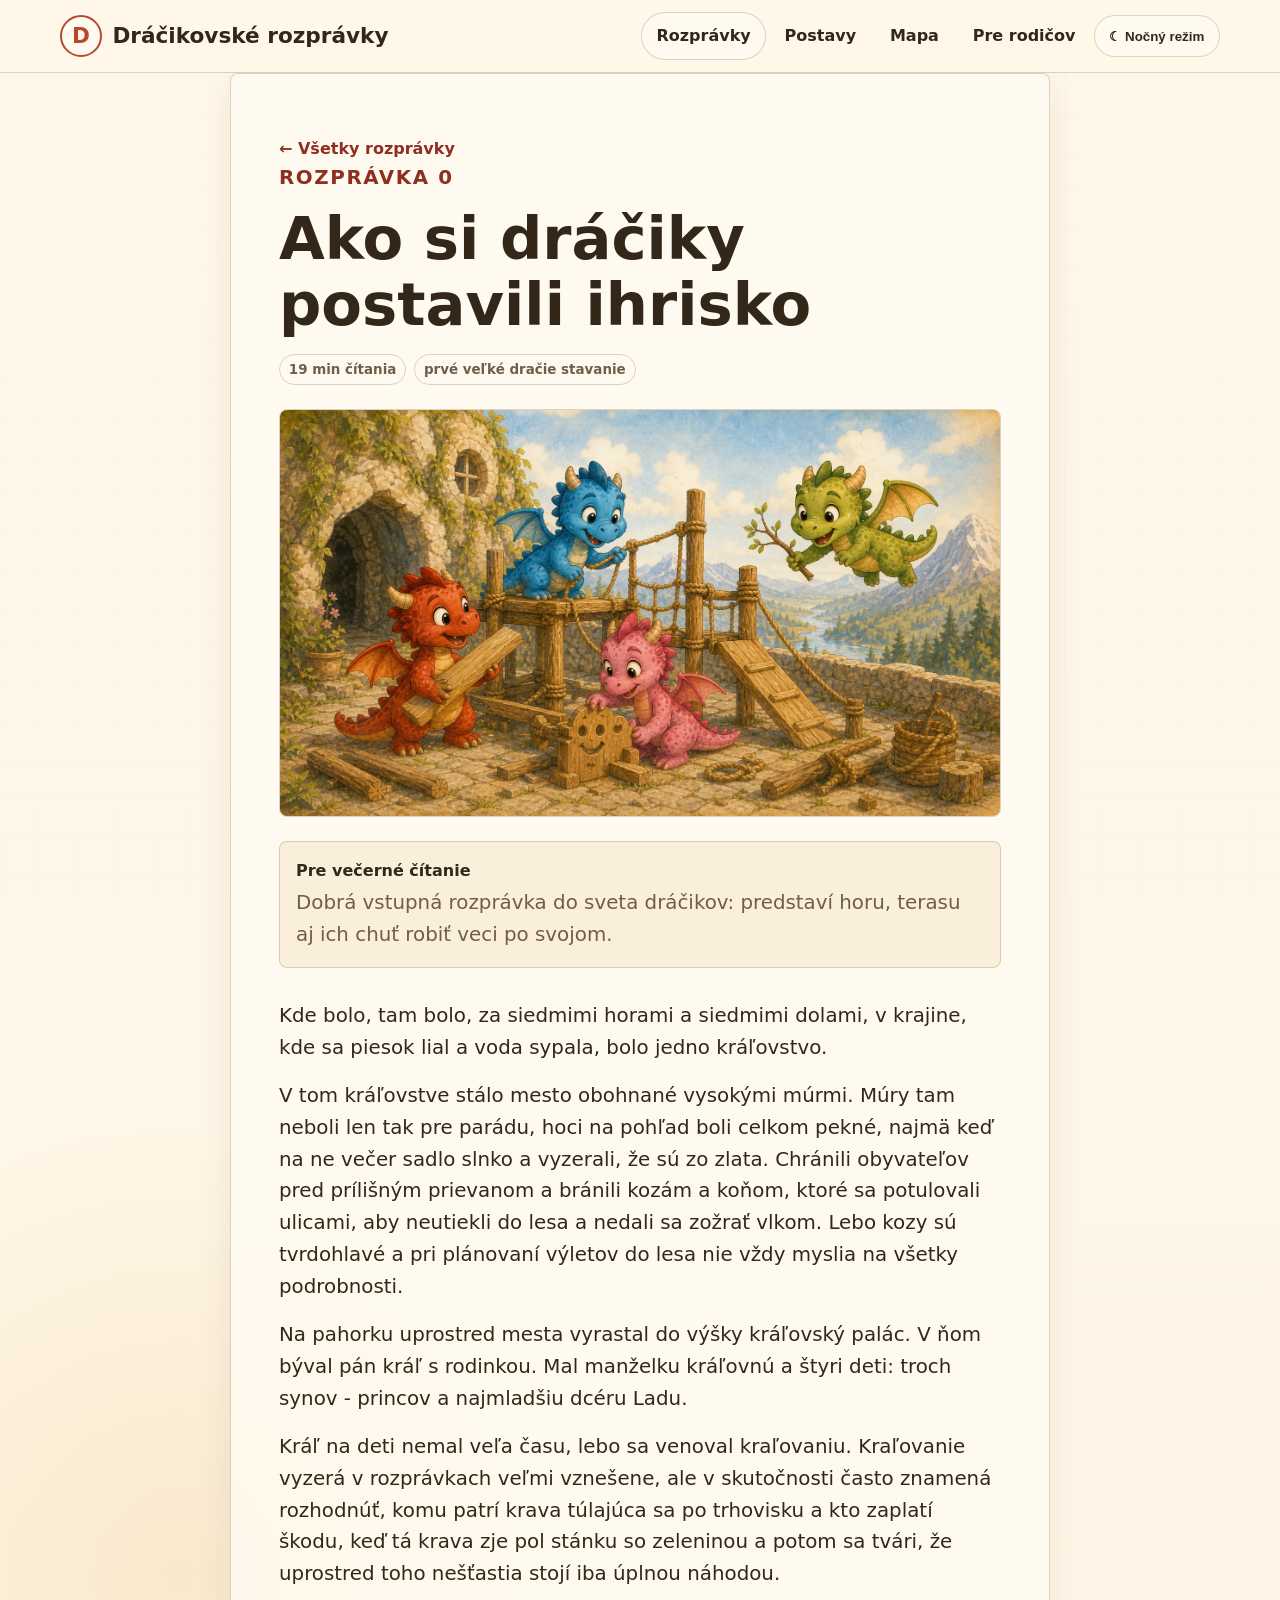
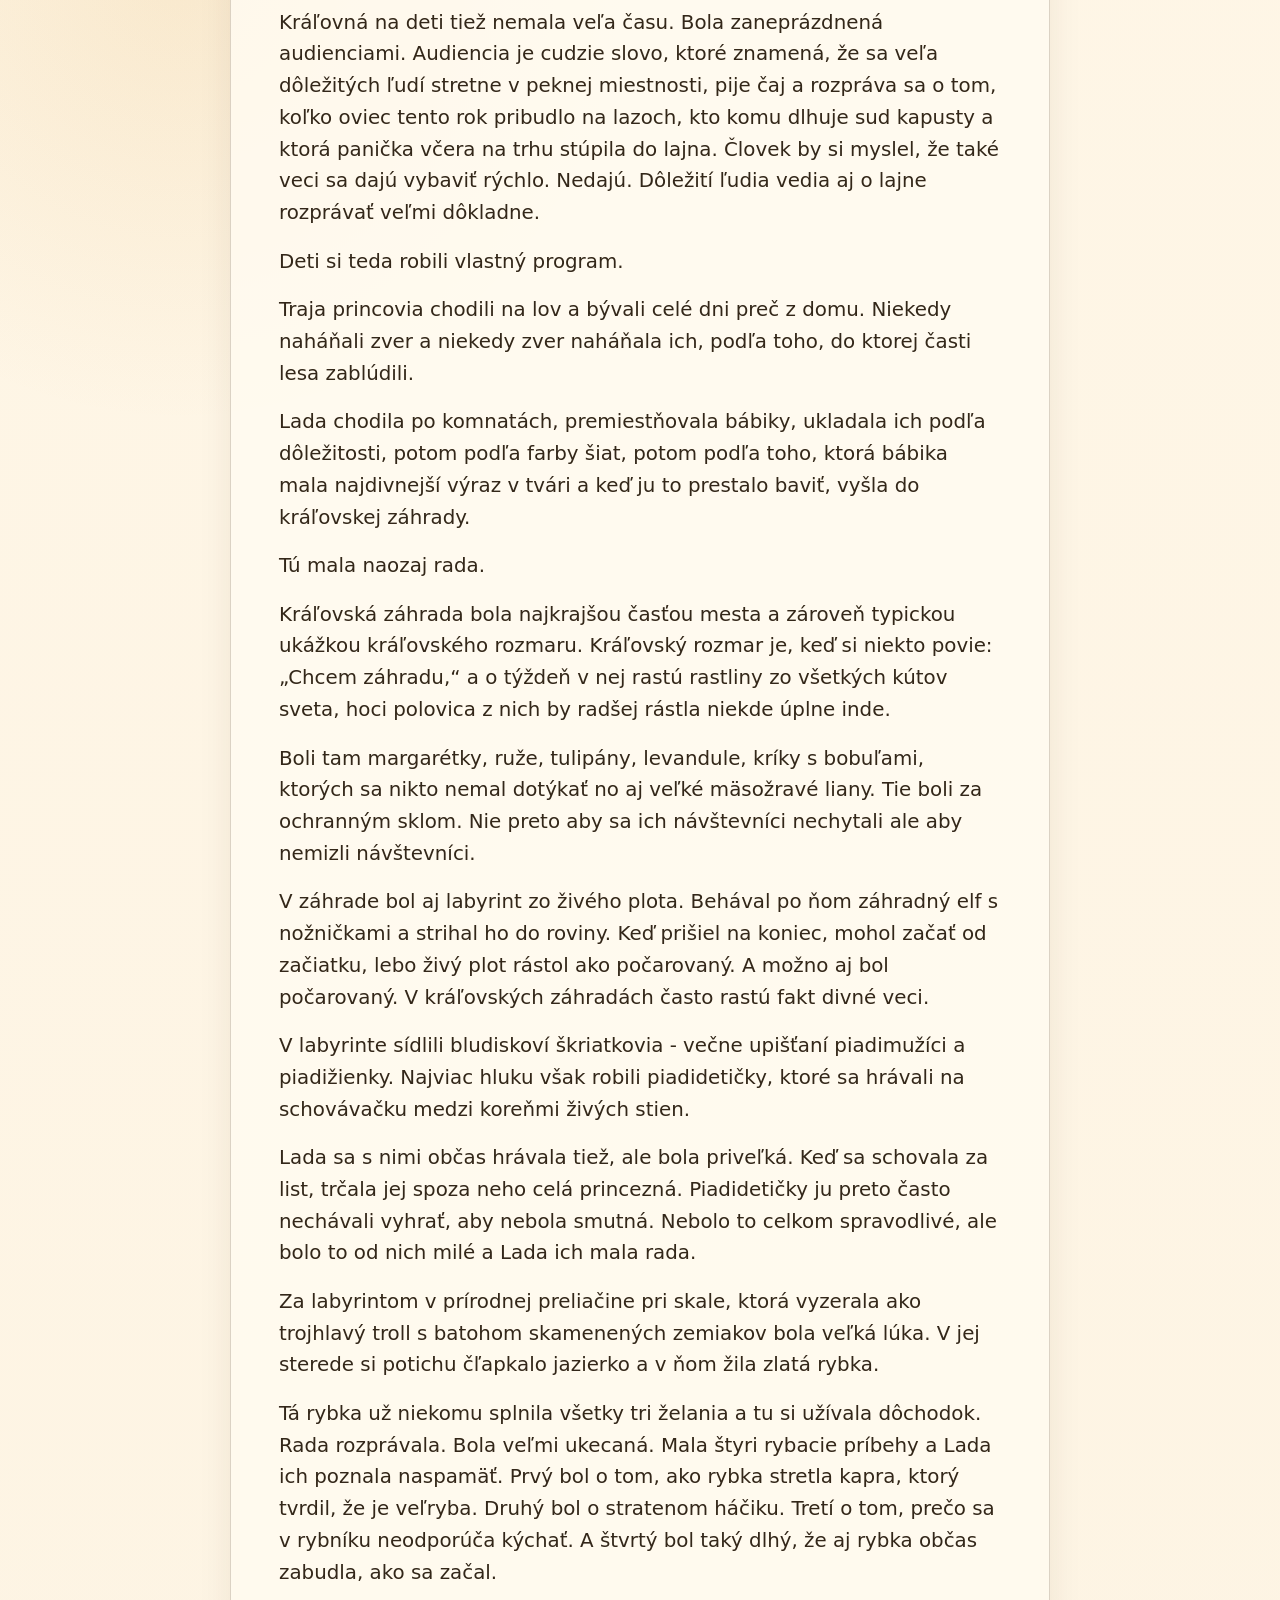
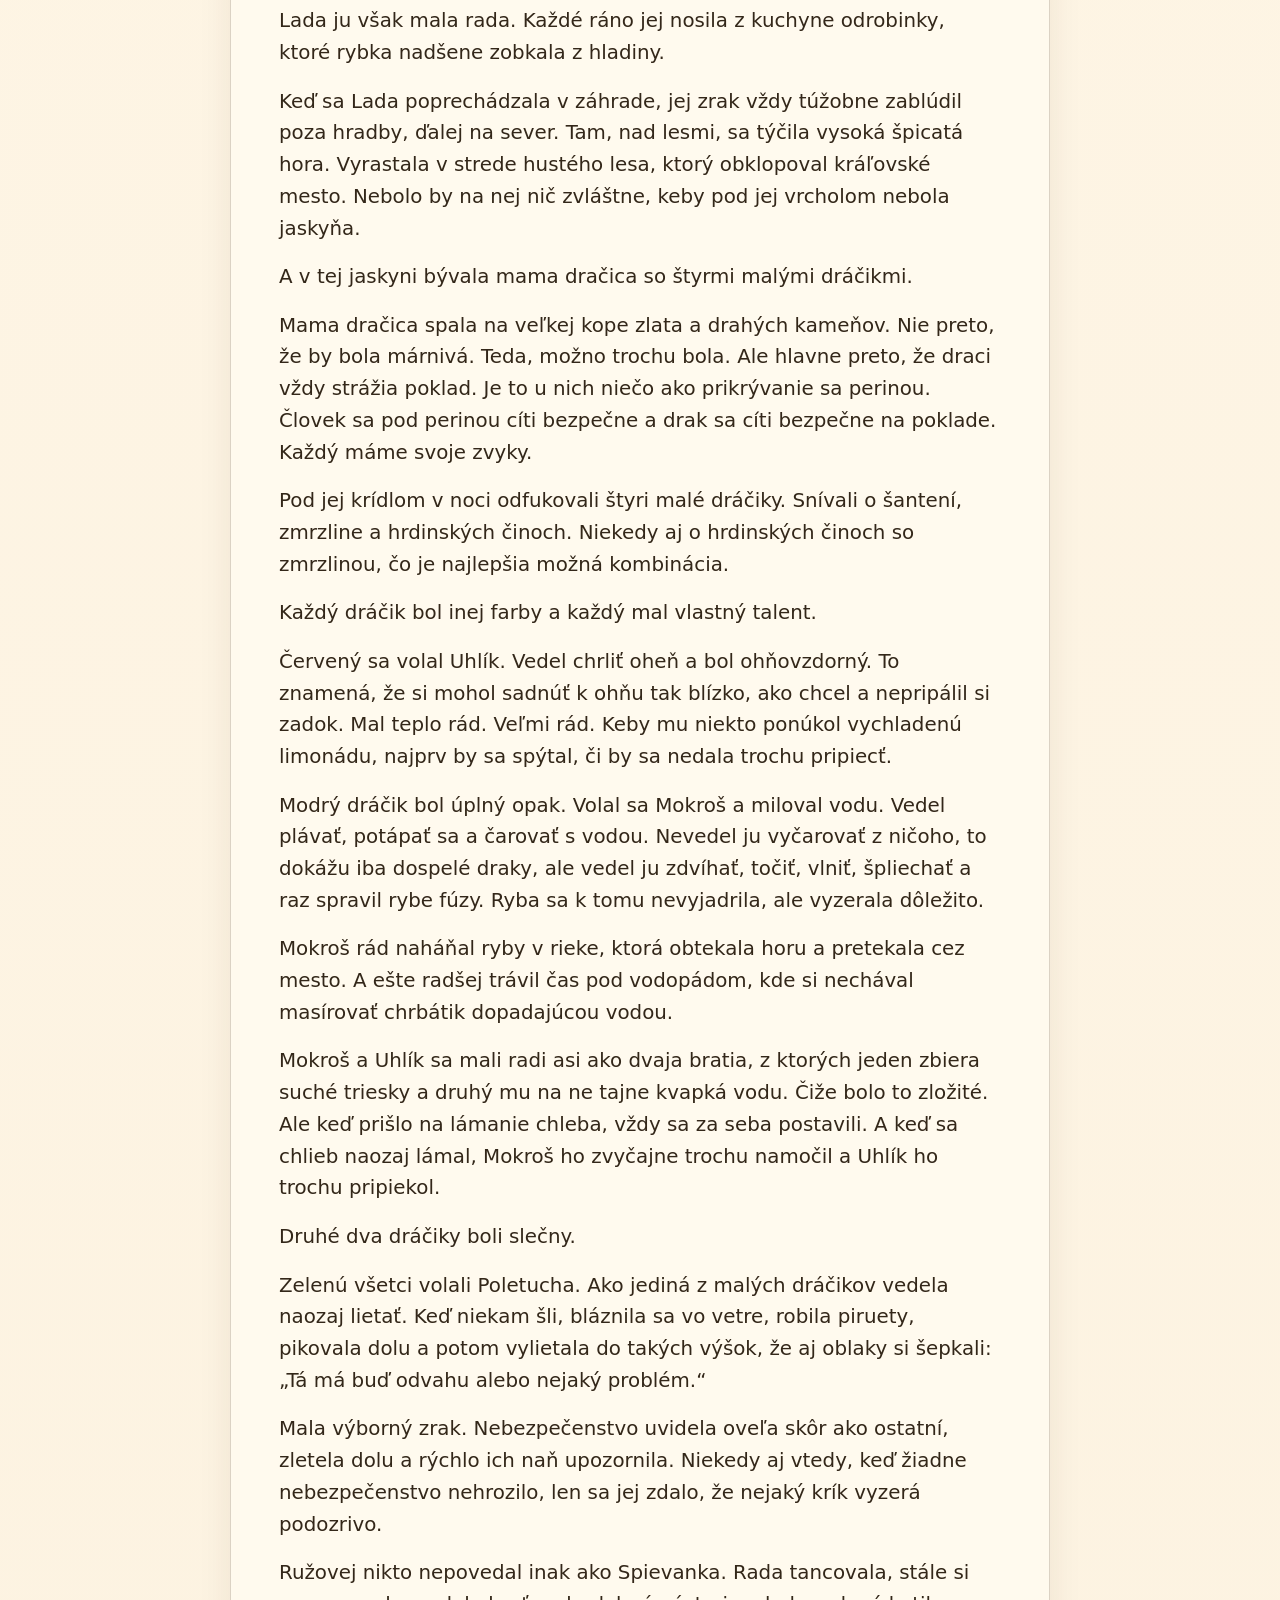
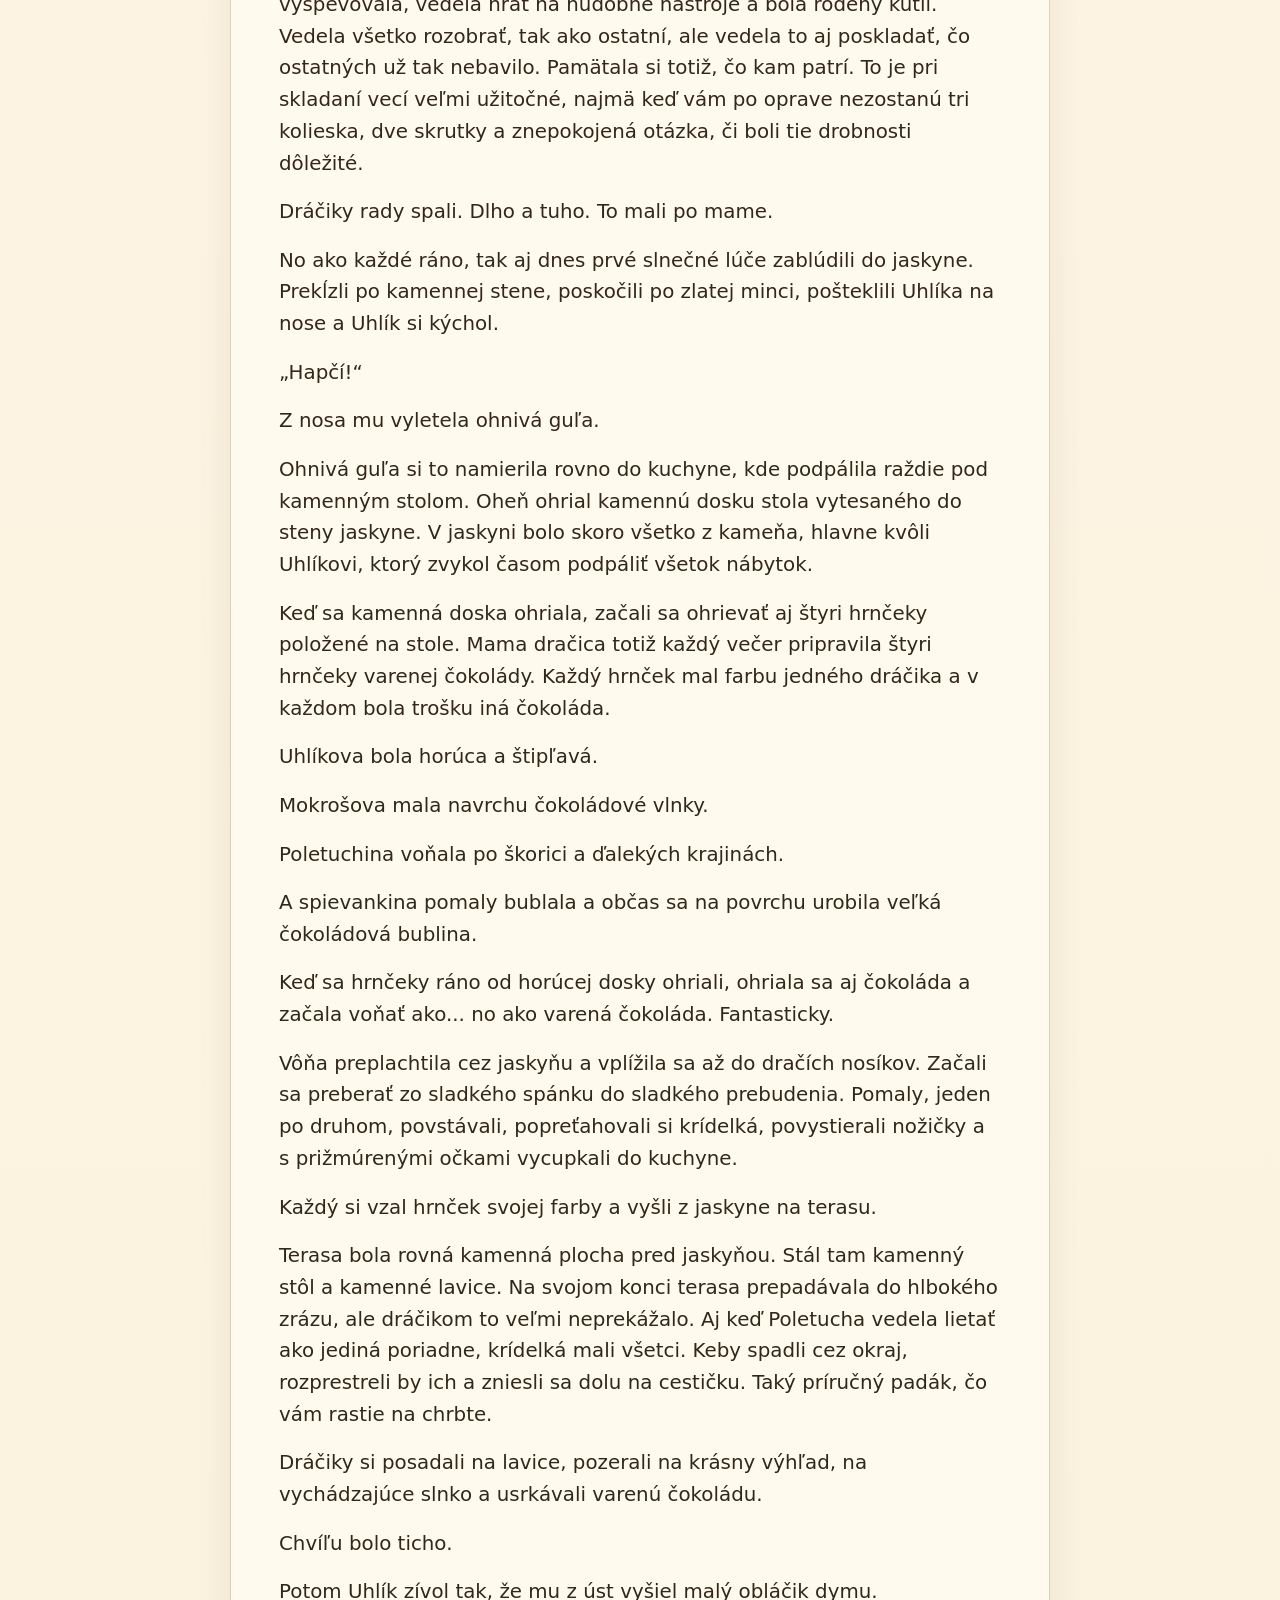
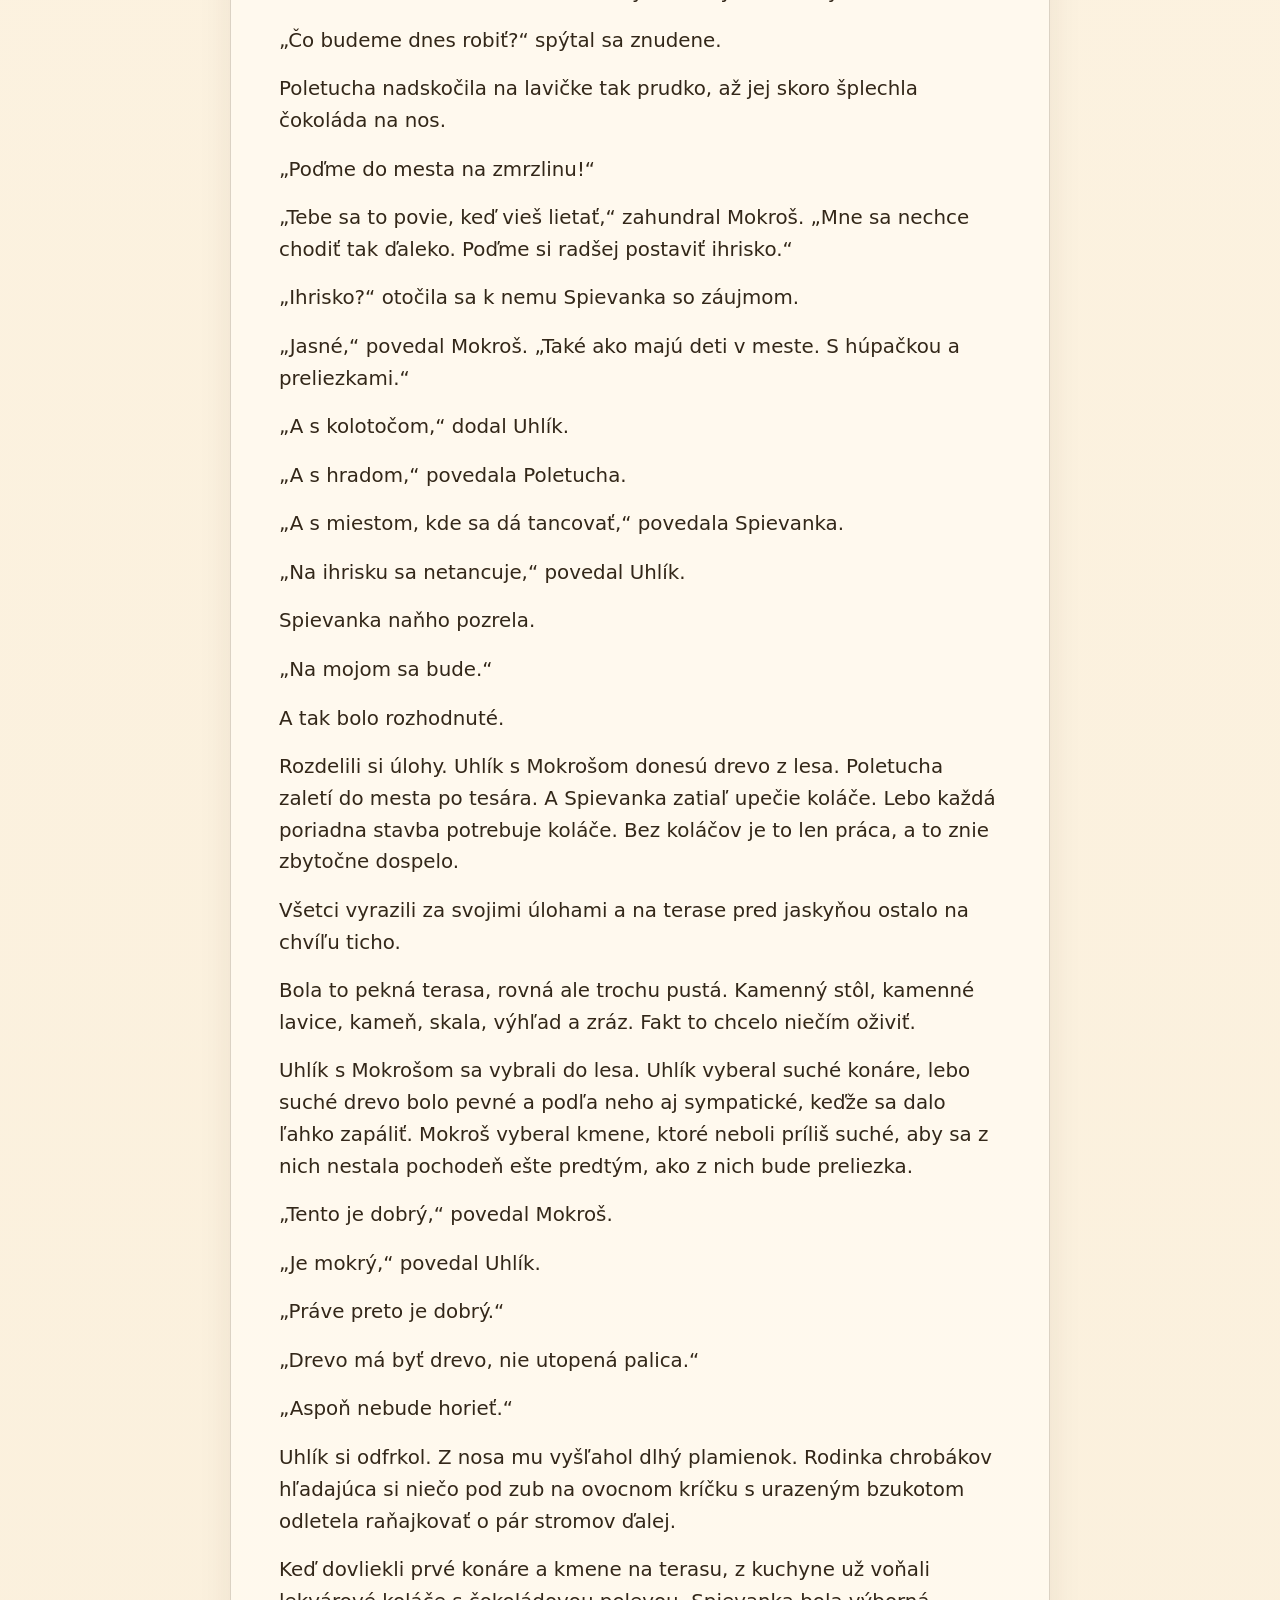
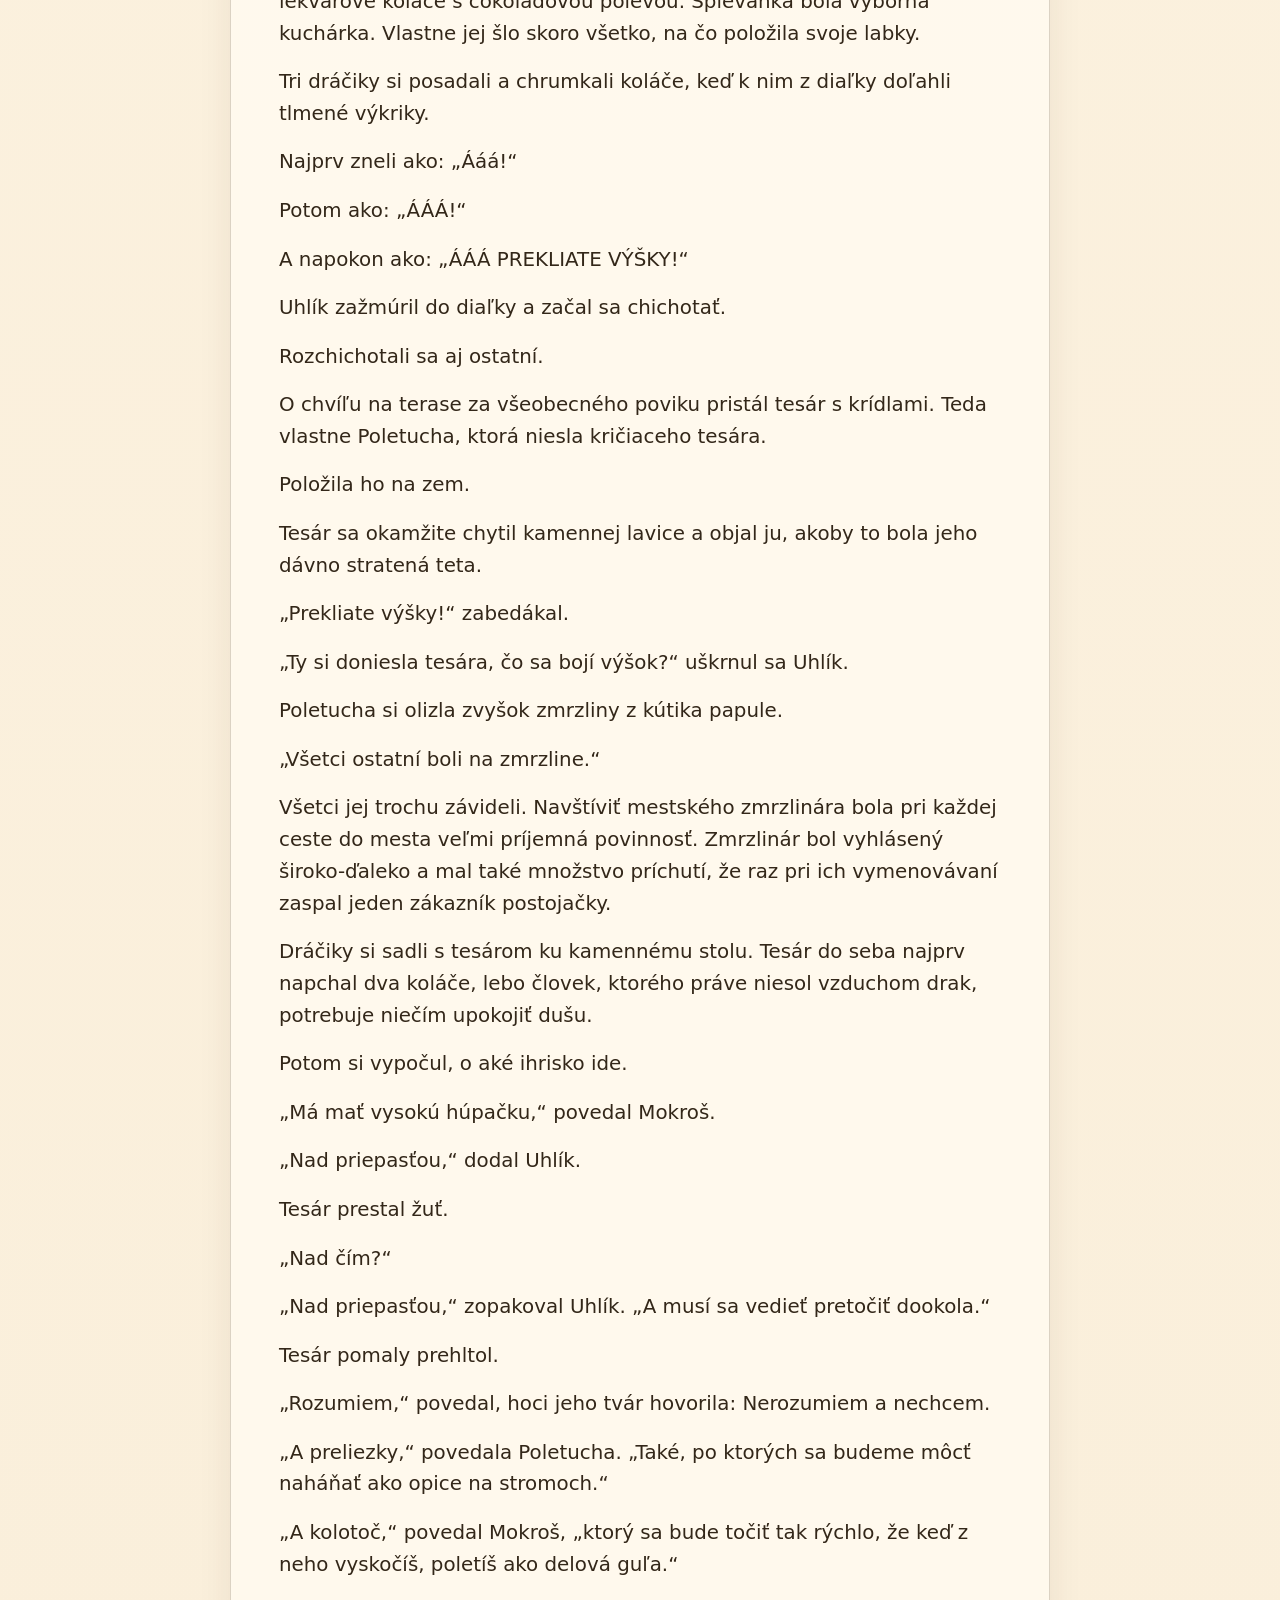
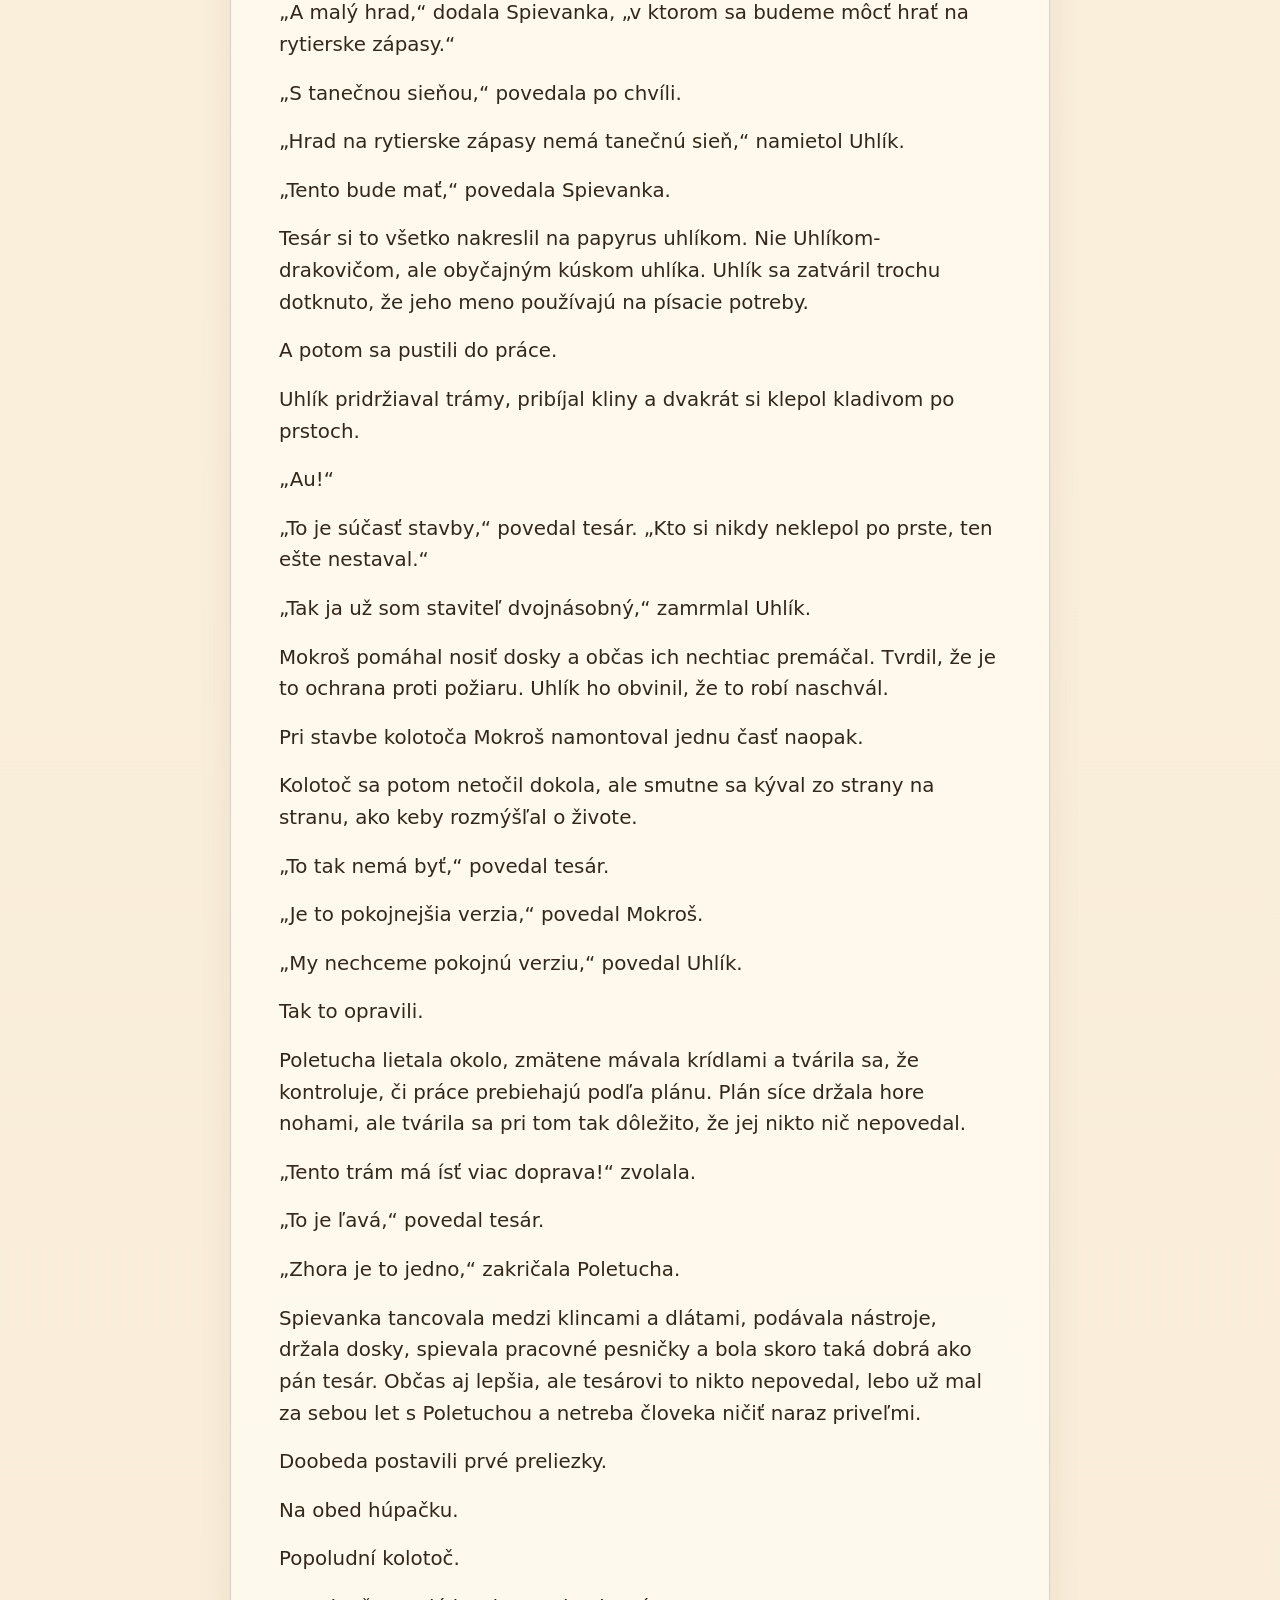
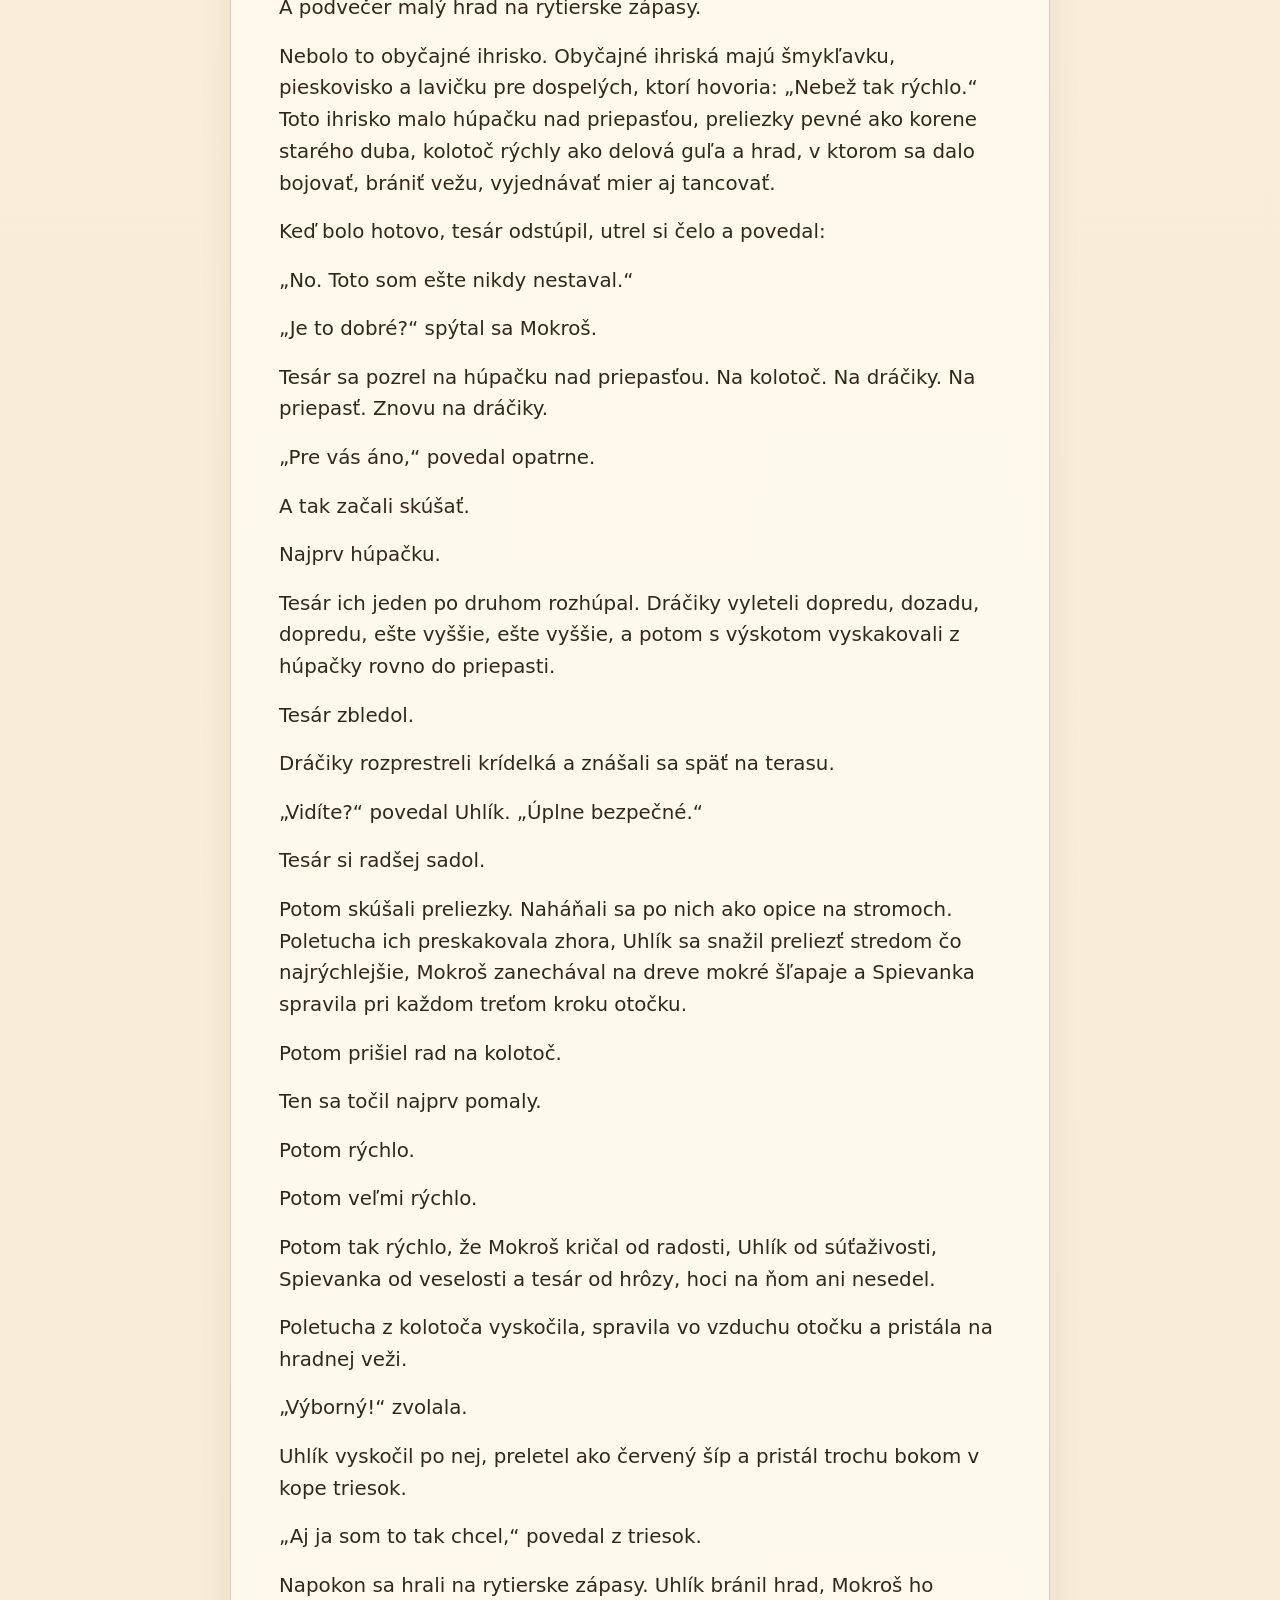
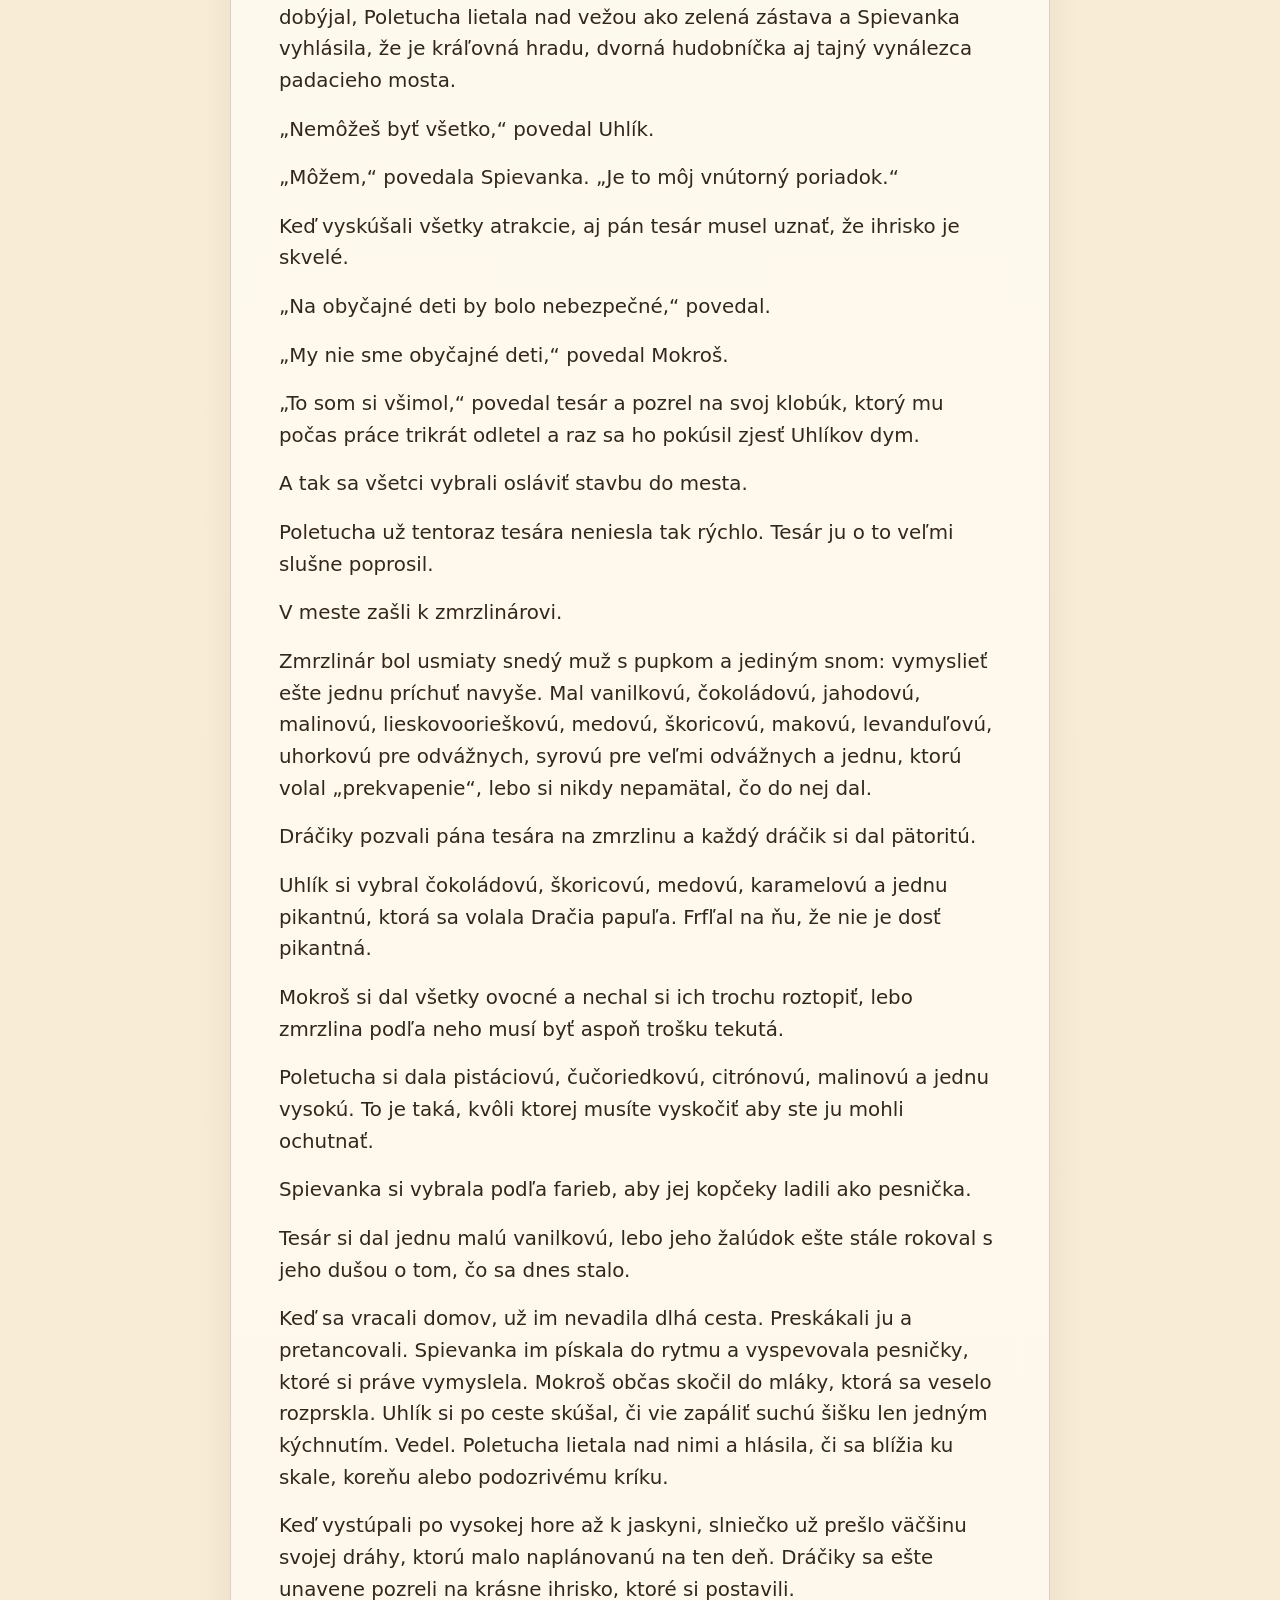
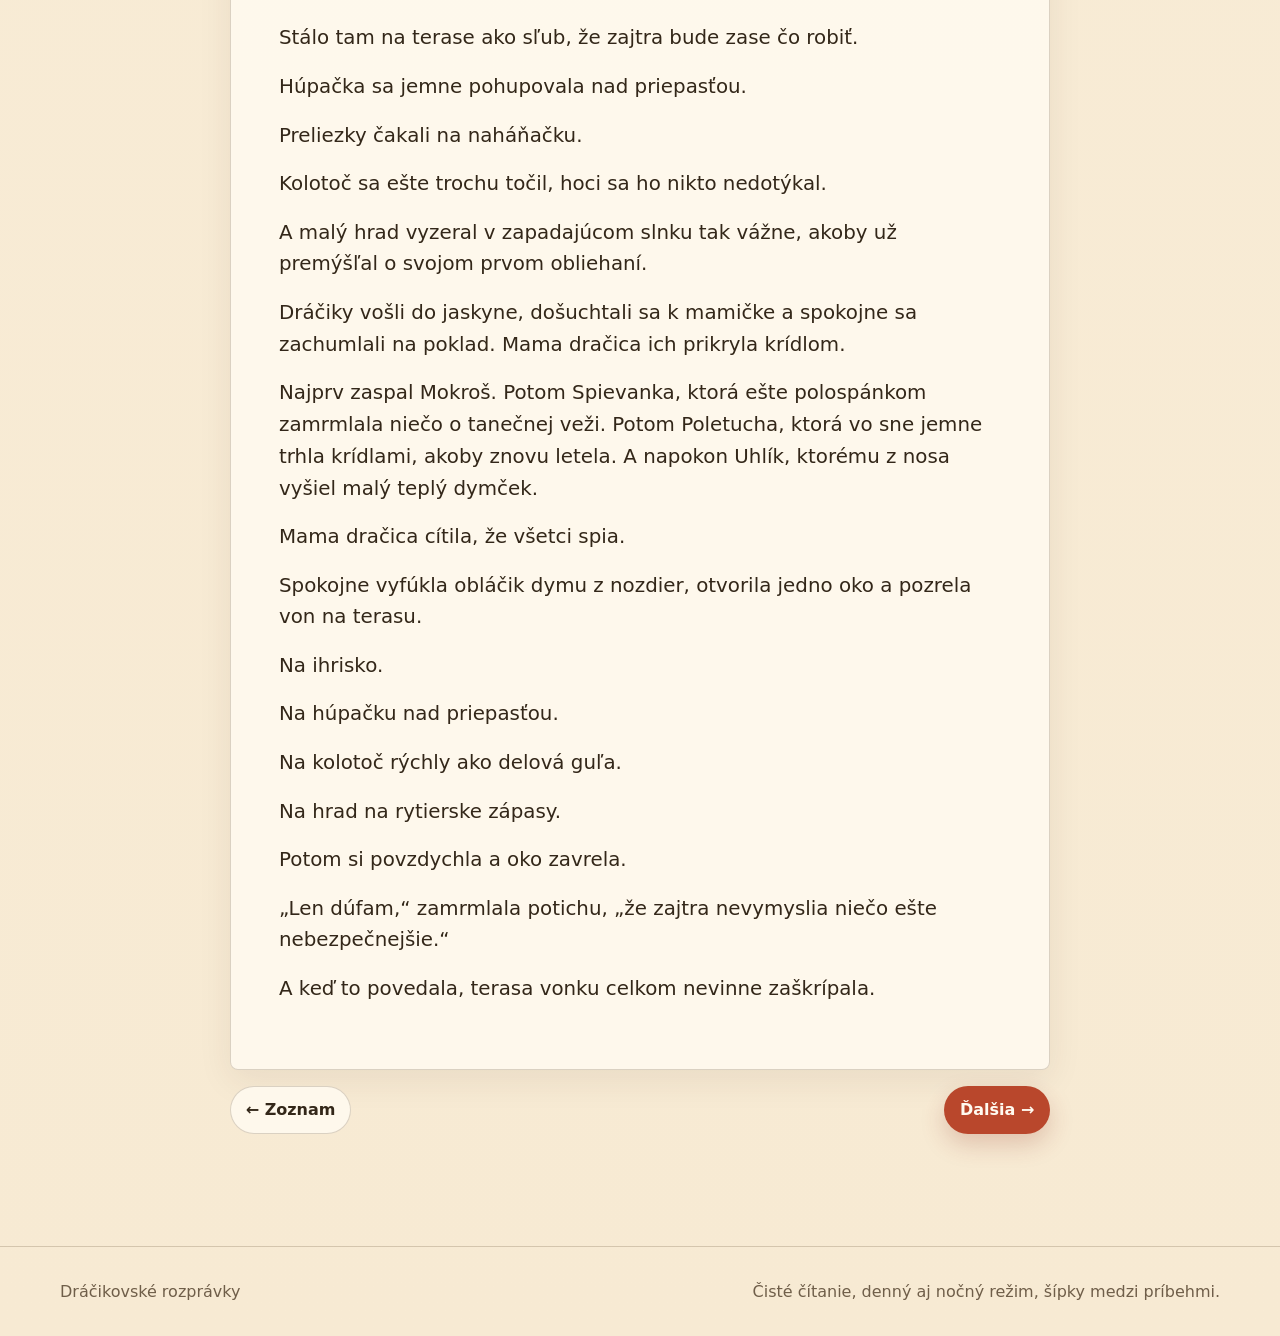
<file: rozpravky/00-ako-si-draciky-postavili-ihrisko.html>
<!doctype html>
<html lang="sk">
  <head>
    <meta charset="utf-8">
    <meta name="viewport" content="width=device-width, initial-scale=1">
    <title>Ako si dráčiky postavili ihrisko | Dráčikovské rozprávky</title>
    <meta name="description" content="Dobrá vstupná rozprávka do sveta dráčikov: predstaví horu, terasu aj ich chuť robiť veci po svojom.">
    <link rel="stylesheet" href="../assets/css/styles.css?v=20260522-2">
    <!-- Google tag (gtag.js) -->
    <script async src="https://www.googletagmanager.com/gtag/js?id=G-J6G9STTTB1"></script>
    <script>
      window.dataLayer = window.dataLayer || [];
      function gtag(){dataLayer.push(arguments);}
      gtag('js', new Date());

      gtag('config', 'G-J6G9STTTB1');
    </script>
  </head>
  <body>
    
  <header class="site-header">
    <nav class="nav" aria-label="Hlavná navigácia">
      <a class="brand" href="../index.html">
        <span class="brand-mark" aria-hidden="true">D</span>
        <span>Dráčikovské rozprávky</span>
      </a>
      <div class="nav-links">
        <a href="../rozpravky/" aria-current="page">Rozprávky</a>
        <a href="../postavy/">Postavy</a>
        <a href="../mapa/">Mapa</a>
        <a href="../pre-rodicov/">Pre rodičov</a>
        <button class="theme-toggle" type="button" data-theme-toggle>Nočný režim</button>
      </div>
    </nav>
  </header>
    <main class="page reader">
      <article class="reader-card">
        <a class="back-link" href="index.html">← Všetky rozprávky</a>
        <p class="eyebrow">Rozprávka 0</p>
        <h1>Ako si dráčiky postavili ihrisko</h1>
        <div class="reader-meta">
          <span class="tag">19 min čítania</span>
          <span class="tag">prvé veľké dračie stavanie</span>
        </div>
        <img class="reader-illustration" src="../assets/story-scenes/00-budovanie-ihriska.png" alt="Ako si dráčiky postavili ihrisko">
        <aside class="reading-note">
          <strong>Pre večerné čítanie</strong>
          <p>Dobrá vstupná rozprávka do sveta dráčikov: predstaví horu, terasu aj ich chuť robiť veci po svojom.</p>
        </aside>
        <div class="story-text">
            <p>Kde bolo, tam bolo, za siedmimi horami a siedmimi dolami, v krajine, kde sa piesok lial a voda sypala, bolo jedno kráľovstvo.</p>
            <p>V tom kráľovstve stálo mesto obohnané vysokými múrmi. Múry tam neboli len tak pre parádu, hoci na pohľad boli celkom pekné, najmä keď na ne večer sadlo slnko a vyzerali, že sú zo zlata. Chránili obyvateľov pred prílišným prievanom a bránili kozám a koňom, ktoré sa potulovali ulicami, aby neutiekli do lesa a nedali sa zožrať vlkom. Lebo kozy sú tvrdohlavé a pri plánovaní výletov do lesa nie vždy myslia na všetky podrobnosti.</p>
            <p>Na pahorku uprostred mesta vyrastal do výšky kráľovský palác. V ňom býval pán kráľ s rodinkou. Mal manželku kráľovnú a štyri deti: troch synov - princov a najmladšiu dcéru Ladu.</p>
            <p>Kráľ na deti nemal veľa času, lebo sa venoval kraľovaniu. Kraľovanie vyzerá v rozprávkach veľmi vznešene, ale v skutočnosti často znamená rozhodnúť, komu patrí krava túlajúca sa po trhovisku a kto zaplatí škodu, keď tá krava zje pol stánku so zeleninou a potom sa tvári, že uprostred toho nešťastia stojí iba úplnou náhodou.</p>
            <p>Kráľovná na deti tiež nemala veľa času. Bola zaneprázdnená audienciami. Audiencia je cudzie slovo, ktoré znamená, že sa veľa dôležitých ľudí stretne v peknej miestnosti, pije čaj a rozpráva sa o tom, koľko oviec tento rok pribudlo na lazoch, kto komu dlhuje sud kapusty a ktorá panička včera na trhu stúpila do lajna. Človek by si myslel, že také veci sa dajú vybaviť rýchlo. Nedajú. Dôležití ľudia vedia aj o lajne rozprávať veľmi dôkladne.</p>
            <p>Deti si teda robili vlastný program.</p>
            <p>Traja princovia chodili na lov a bývali celé dni preč z domu. Niekedy naháňali zver a niekedy zver naháňala ich, podľa toho, do ktorej časti lesa zablúdili.</p>
            <p>Lada chodila po komnatách, premiestňovala bábiky, ukladala ich podľa dôležitosti, potom podľa farby šiat, potom podľa toho, ktorá bábika mala najdivnejší výraz v tvári a keď ju to prestalo baviť, vyšla do kráľovskej záhrady.</p>
            <p>Tú mala naozaj rada.</p>
            <p>Kráľovská záhrada bola najkrajšou časťou mesta a zároveň typickou ukážkou kráľovského rozmaru. Kráľovský rozmar je, keď si niekto povie: „Chcem záhradu,“ a o týždeň v nej rastú rastliny zo všetkých kútov sveta, hoci polovica z nich by radšej rástla niekde úplne inde.</p>
            <p>Boli tam margarétky, ruže, tulipány, levandule, kríky s bobuľami, ktorých sa nikto nemal dotýkať no aj veľké mäsožravé liany. Tie boli za ochranným sklom. Nie preto aby sa ich návštevníci nechytali ale aby nemizli návštevníci.</p>
            <p>V záhrade bol aj labyrint zo živého plota. Behával po ňom záhradný elf s nožničkami a strihal ho do roviny. Keď prišiel na koniec, mohol začať od začiatku, lebo živý plot rástol ako počarovaný. A možno aj bol počarovaný. V kráľovských záhradách často rastú fakt divné veci.</p>
            <p>V labyrinte sídlili bludiskoví škriatkovia - večne upišťaní piadimužíci a piadižienky. Najviac hluku však robili piadidetičky, ktoré sa hrávali na schovávačku medzi koreňmi živých stien.</p>
            <p>Lada sa s nimi občas hrávala tiež, ale bola priveľká. Keď sa schovala za list, trčala jej spoza neho celá princezná. Piadidetičky ju preto často nechávali vyhrať, aby nebola smutná. Nebolo to celkom spravodlivé, ale bolo to od nich milé a Lada ich mala rada.</p>
            <p>Za labyrintom v prírodnej preliačine pri skale, ktorá vyzerala ako trojhlavý troll s batohom skamenených zemiakov bola veľká lúka. V jej sterede si potichu čľapkalo jazierko a v ňom žila zlatá rybka.</p>
            <p>Tá rybka už niekomu splnila všetky tri želania a tu si užívala dôchodok. Rada rozprávala. Bola veľmi ukecaná. Mala štyri rybacie príbehy a Lada ich poznala naspamäť. Prvý bol o tom, ako rybka stretla kapra, ktorý tvrdil, že je veľryba. Druhý bol o stratenom háčiku. Tretí o tom, prečo sa v rybníku neodporúča kýchať. A štvrtý bol taký dlhý, že aj rybka občas zabudla, ako sa začal.</p>
            <p>Lada ju však mala rada. Každé ráno jej nosila z kuchyne odrobinky, ktoré rybka nadšene zobkala z hladiny.</p>
            <p>Keď sa Lada poprechádzala v záhrade, jej zrak vždy túžobne zablúdil poza hradby, ďalej na sever. Tam, nad lesmi, sa týčila vysoká špicatá hora. Vyrastala v strede hustého lesa, ktorý obklopoval kráľovské mesto. Nebolo by na nej nič zvláštne, keby pod jej vrcholom nebola jaskyňa.</p>
            <p>A v tej jaskyni bývala mama dračica so štyrmi malými dráčikmi.</p>
            <p>Mama dračica spala na veľkej kope zlata a drahých kameňov. Nie preto, že by bola márnivá. Teda, možno trochu bola. Ale hlavne preto, že draci vždy strážia poklad. Je to u nich niečo ako prikrývanie sa perinou. Človek sa pod perinou cíti bezpečne a drak sa cíti bezpečne na poklade. Každý máme svoje zvyky.</p>
            <p>Pod jej krídlom v noci odfukovali štyri malé dráčiky. Snívali o šantení, zmrzline a hrdinských činoch. Niekedy aj o hrdinských činoch so zmrzlinou, čo je najlepšia možná kombinácia.</p>
            <p>Každý dráčik bol inej farby a každý mal vlastný talent.</p>
            <p>Červený sa volal Uhlík. Vedel chrliť oheň a bol ohňovzdorný. To znamená, že si mohol sadnúť k ohňu tak blízko, ako chcel a nepripálil si zadok. Mal teplo rád. Veľmi rád. Keby mu niekto ponúkol vychladenú limonádu, najprv by sa spýtal, či by sa nedala trochu pripiecť.</p>
            <p>Modrý dráčik bol úplný opak. Volal sa Mokroš a miloval vodu. Vedel plávať, potápať sa a čarovať s vodou. Nevedel ju vyčarovať z ničoho, to dokážu iba dospelé draky, ale vedel ju zdvíhať, točiť, vlniť, špliechať a raz spravil rybe fúzy. Ryba sa k tomu nevyjadrila, ale vyzerala dôležito.</p>
            <p>Mokroš rád naháňal ryby v rieke, ktorá obtekala horu a pretekala cez mesto. A ešte radšej trávil čas pod vodopádom, kde si nechával masírovať chrbátik dopadajúcou vodou.</p>
            <p>Mokroš a Uhlík sa mali radi asi ako dvaja bratia, z ktorých jeden zbiera suché triesky a druhý mu na ne tajne kvapká vodu. Čiže bolo to zložité. Ale keď prišlo na lámanie chleba, vždy sa za seba postavili. A keď sa chlieb naozaj lámal, Mokroš ho zvyčajne trochu namočil a Uhlík ho trochu pripiekol.</p>
            <p>Druhé dva dráčiky boli slečny.</p>
            <p>Zelenú všetci volali Poletucha. Ako jediná z malých dráčikov vedela naozaj lietať. Keď niekam šli, bláznila sa vo vetre, robila piruety, pikovala dolu a potom vylietala do takých výšok, že aj oblaky si šepkali: „Tá má buď odvahu alebo nejaký problém.“</p>
            <p>Mala výborný zrak. Nebezpečenstvo uvidela oveľa skôr ako ostatní, zletela dolu a rýchlo ich naň upozornila. Niekedy aj vtedy, keď žiadne nebezpečenstvo nehrozilo, len sa jej zdalo, že nejaký krík vyzerá podozrivo.</p>
            <p>Ružovej nikto nepovedal inak ako Spievanka. Rada tancovala, stále si vyspevovala, vedela hrať na hudobné nástroje a bola rodený kutil. Vedela všetko rozobrať, tak ako ostatní, ale vedela to aj poskladať, čo ostatných už tak nebavilo. Pamätala si totiž, čo kam patrí. To je pri skladaní vecí veľmi užitočné, najmä keď vám po oprave nezostanú tri kolieska, dve skrutky a znepokojená otázka, či boli tie drobnosti dôležité.</p>
            <p>Dráčiky rady spali. Dlho a tuho. To mali po mame.</p>
            <p>No ako každé ráno, tak aj dnes prvé slnečné lúče zablúdili do jaskyne. Prekĺzli po kamennej stene, poskočili po zlatej minci, pošteklili Uhlíka na nose a Uhlík si kýchol.</p>
            <p>„Hapčí!“</p>
            <p>Z nosa mu vyletela ohnivá guľa.</p>
            <p>Ohnivá guľa si to namierila rovno do kuchyne, kde podpálila raždie pod kamenným stolom. Oheň ohrial kamennú dosku stola vytesaného do steny jaskyne. V jaskyni bolo skoro všetko z kameňa, hlavne kvôli Uhlíkovi, ktorý zvykol časom podpáliť všetok nábytok.</p>
            <p>Keď sa kamenná doska ohriala, začali sa ohrievať aj štyri hrnčeky položené na stole. Mama dračica totiž každý večer pripravila štyri hrnčeky varenej čokolády. Každý hrnček mal farbu jedného dráčika a v každom bola trošku iná čokoláda.</p>
            <p>Uhlíkova bola horúca a štipľavá.</p>
            <p>Mokrošova mala navrchu čokoládové vlnky.</p>
            <p>Poletuchina voňala po škorici a ďalekých krajinách.</p>
            <p>A spievankina pomaly bublala a občas sa na povrchu urobila veľká čokoládová bublina.</p>
            <p>Keď sa hrnčeky ráno od horúcej dosky ohriali, ohriala sa aj čokoláda a začala voňať ako... no ako varená čokoláda. Fantasticky.</p>
            <p>Vôňa preplachtila cez jaskyňu a vplížila sa až do dračích nosíkov. Začali sa preberať zo sladkého spánku do sladkého prebudenia. Pomaly, jeden po druhom, povstávali, popreťahovali si krídelká, povystierali nožičky a s prižmúrenými očkami vycupkali do kuchyne.</p>
            <p>Každý si vzal hrnček svojej farby a vyšli z jaskyne na terasu.</p>
            <p>Terasa bola rovná kamenná plocha pred jaskyňou. Stál tam kamenný stôl a kamenné lavice. Na svojom konci terasa prepadávala do hlbokého zrázu, ale dráčikom to veľmi neprekážalo. Aj keď Poletucha vedela lietať ako jediná poriadne, krídelká mali všetci. Keby spadli cez okraj, rozprestreli by ich a zniesli sa dolu na cestičku. Taký príručný padák, čo vám rastie na chrbte.</p>
            <p>Dráčiky si posadali na lavice, pozerali na krásny výhľad, na vychádzajúce slnko a usrkávali varenú čokoládu.</p>
            <p>Chvíľu bolo ticho.</p>
            <p>Potom Uhlík zívol tak, že mu z úst vyšiel malý obláčik dymu.</p>
            <p>„Čo budeme dnes robiť?“ spýtal sa znudene.</p>
            <p>Poletucha nadskočila na lavičke tak prudko, až jej skoro šplechla čokoláda na nos.</p>
            <p>„Poďme do mesta na zmrzlinu!“</p>
            <p>„Tebe sa to povie, keď vieš lietať,“ zahundral Mokroš. „Mne sa nechce chodiť tak ďaleko. Poďme si radšej postaviť ihrisko.“</p>
            <p>„Ihrisko?“ otočila sa k nemu Spievanka so záujmom.</p>
            <p>„Jasné,“ povedal Mokroš. „Také ako majú deti v meste. S húpačkou a preliezkami.“</p>
            <p>„A s kolotočom,“ dodal Uhlík.</p>
            <p>„A s hradom,“ povedala Poletucha.</p>
            <p>„A s miestom, kde sa dá tancovať,“ povedala Spievanka.</p>
            <p>„Na ihrisku sa netancuje,“ povedal Uhlík.</p>
            <p>Spievanka naňho pozrela.</p>
            <p>„Na mojom sa bude.“</p>
            <p>A tak bolo rozhodnuté.</p>
            <p>Rozdelili si úlohy. Uhlík s Mokrošom donesú drevo z lesa. Poletucha zaletí do mesta po tesára. A Spievanka zatiaľ upečie koláče. Lebo každá poriadna stavba potrebuje koláče. Bez koláčov je to len práca, a to znie zbytočne dospelo.</p>
            <p>Všetci vyrazili za svojimi úlohami a na terase pred jaskyňou ostalo na chvíľu ticho.</p>
            <p>Bola to pekná terasa, rovná ale trochu pustá. Kamenný stôl, kamenné lavice, kameň, skala, výhľad a zráz. Fakt to chcelo niečím oživiť.</p>
            <p>Uhlík s Mokrošom sa vybrali do lesa. Uhlík vyberal suché konáre, lebo suché drevo bolo pevné a podľa neho aj sympatické, keďže sa dalo ľahko zapáliť. Mokroš vyberal kmene, ktoré neboli príliš suché, aby sa z nich nestala pochodeň ešte predtým, ako z nich bude preliezka.</p>
            <p>„Tento je dobrý,“ povedal Mokroš.</p>
            <p>„Je mokrý,“ povedal Uhlík.</p>
            <p>„Práve preto je dobrý.“</p>
            <p>„Drevo má byť drevo, nie utopená palica.“</p>
            <p>„Aspoň nebude horieť.“</p>
            <p>Uhlík si odfrkol. Z nosa mu vyšľahol dlhý plamienok. Rodinka chrobákov hľadajúca si niečo pod zub na ovocnom kríčku s urazeným bzukotom odletela raňajkovať o pár stromov ďalej.</p>
            <p>Keď dovliekli prvé konáre a kmene na terasu, z kuchyne už voňali lekvárové koláče s čokoládovou polevou. Spievanka bola výborná kuchárka. Vlastne jej šlo skoro všetko, na čo položila svoje labky.</p>
            <p>Tri dráčiky si posadali a chrumkali koláče, keď k nim z diaľky doľahli tlmené výkriky.</p>
            <p>Najprv zneli ako: „Ááá!“</p>
            <p>Potom ako: „ÁÁÁ!“</p>
            <p>A napokon ako: „ÁÁÁ PREKLIATE VÝŠKY!“</p>
            <p>Uhlík zažmúril do diaľky a začal sa chichotať.</p>
            <p>Rozchichotali sa aj ostatní.</p>
            <p>O chvíľu na terase za všeobecného poviku pristál tesár s krídlami. Teda vlastne Poletucha, ktorá niesla kričiaceho tesára.</p>
            <p>Položila ho na zem.</p>
            <p>Tesár sa okamžite chytil kamennej lavice a objal ju, akoby to bola jeho dávno stratená teta.</p>
            <p>„Prekliate výšky!“ zabedákal.</p>
            <p>„Ty si doniesla tesára, čo sa bojí výšok?“ uškrnul sa Uhlík.</p>
            <p>Poletucha si olizla zvyšok zmrzliny z kútika papule.</p>
            <p>„Všetci ostatní boli na zmrzline.“</p>
            <p>Všetci jej trochu závideli. Navštíviť mestského zmrzlinára bola pri každej ceste do mesta veľmi príjemná povinnosť. Zmrzlinár bol vyhlásený široko-ďaleko a mal také množstvo príchutí, že raz pri ich vymenovávaní zaspal jeden zákazník postojačky.</p>
            <p>Dráčiky si sadli s tesárom ku kamennému stolu. Tesár do seba najprv napchal dva koláče, lebo človek, ktorého práve niesol vzduchom drak, potrebuje niečím upokojiť dušu.</p>
            <p>Potom si vypočul, o aké ihrisko ide.</p>
            <p>„Má mať vysokú húpačku,“ povedal Mokroš.</p>
            <p>„Nad priepasťou,“ dodal Uhlík.</p>
            <p>Tesár prestal žuť.</p>
            <p>„Nad čím?“</p>
            <p>„Nad priepasťou,“ zopakoval Uhlík. „A musí sa vedieť pretočiť dookola.“</p>
            <p>Tesár pomaly prehltol.</p>
            <p>„Rozumiem,“ povedal, hoci jeho tvár hovorila: Nerozumiem a nechcem.</p>
            <p>„A preliezky,“ povedala Poletucha. „Také, po ktorých sa budeme môcť naháňať ako opice na stromoch.“</p>
            <p>„A kolotoč,“ povedal Mokroš, „ktorý sa bude točiť tak rýchlo, že keď z neho vyskočíš, poletíš ako delová guľa.“</p>
            <p>„A malý hrad,“ dodala Spievanka, „v ktorom sa budeme môcť hrať na rytierske zápasy.“</p>
            <p>„S tanečnou sieňou,“ povedala po chvíli.</p>
            <p>„Hrad na rytierske zápasy nemá tanečnú sieň,“ namietol Uhlík.</p>
            <p>„Tento bude mať,“ povedala Spievanka.</p>
            <p>Tesár si to všetko nakreslil na papyrus uhlíkom. Nie Uhlíkom-drakovičom, ale obyčajným kúskom uhlíka. Uhlík sa zatváril trochu dotknuto, že jeho meno používajú na písacie potreby.</p>
            <p>A potom sa pustili do práce.</p>
            <p>Uhlík pridržiaval trámy, pribíjal kliny a dvakrát si klepol kladivom po prstoch.</p>
            <p>„Au!“</p>
            <p>„To je súčasť stavby,“ povedal tesár. „Kto si nikdy neklepol po prste, ten ešte nestaval.“</p>
            <p>„Tak ja už som staviteľ dvojnásobný,“ zamrmlal Uhlík.</p>
            <p>Mokroš pomáhal nosiť dosky a občas ich nechtiac premáčal. Tvrdil, že je to ochrana proti požiaru. Uhlík ho obvinil, že to robí naschvál.</p>
            <p>Pri stavbe kolotoča Mokroš namontoval jednu časť naopak.</p>
            <p>Kolotoč sa potom netočil dokola, ale smutne sa kýval zo strany na stranu, ako keby rozmýšľal o živote.</p>
            <p>„To tak nemá byť,“ povedal tesár.</p>
            <p>„Je to pokojnejšia verzia,“ povedal Mokroš.</p>
            <p>„My nechceme pokojnú verziu,“ povedal Uhlík.</p>
            <p>Tak to opravili.</p>
            <p>Poletucha lietala okolo, zmätene mávala krídlami a tvárila sa, že kontroluje, či práce prebiehajú podľa plánu. Plán síce držala hore nohami, ale tvárila sa pri tom tak dôležito, že jej nikto nič nepovedal.</p>
            <p>„Tento trám má ísť viac doprava!“ zvolala.</p>
            <p>„To je ľavá,“ povedal tesár.</p>
            <p>„Zhora je to jedno,“ zakričala Poletucha.</p>
            <p>Spievanka tancovala medzi klincami a dlátami, podávala nástroje, držala dosky, spievala pracovné pesničky a bola skoro taká dobrá ako pán tesár. Občas aj lepšia, ale tesárovi to nikto nepovedal, lebo už mal za sebou let s Poletuchou a netreba človeka ničiť naraz priveľmi.</p>
            <p>Doobeda postavili prvé preliezky.</p>
            <p>Na obed húpačku.</p>
            <p>Popoludní kolotoč.</p>
            <p>A podvečer malý hrad na rytierske zápasy.</p>
            <p>Nebolo to obyčajné ihrisko. Obyčajné ihriská majú šmykľavku, pieskovisko a lavičku pre dospelých, ktorí hovoria: „Nebež tak rýchlo.“ Toto ihrisko malo húpačku nad priepasťou, preliezky pevné ako korene starého duba, kolotoč rýchly ako delová guľa a hrad, v ktorom sa dalo bojovať, brániť vežu, vyjednávať mier aj tancovať.</p>
            <p>Keď bolo hotovo, tesár odstúpil, utrel si čelo a povedal:</p>
            <p>„No. Toto som ešte nikdy nestaval.“</p>
            <p>„Je to dobré?“ spýtal sa Mokroš.</p>
            <p>Tesár sa pozrel na húpačku nad priepasťou. Na kolotoč. Na dráčiky. Na priepasť. Znovu na dráčiky.</p>
            <p>„Pre vás áno,“ povedal opatrne.</p>
            <p>A tak začali skúšať.</p>
            <p>Najprv húpačku.</p>
            <p>Tesár ich jeden po druhom rozhúpal. Dráčiky vyleteli dopredu, dozadu, dopredu, ešte vyššie, ešte vyššie, a potom s výskotom vyskakovali z húpačky rovno do priepasti.</p>
            <p>Tesár zbledol.</p>
            <p>Dráčiky rozprestreli krídelká a znášali sa späť na terasu.</p>
            <p>„Vidíte?“ povedal Uhlík. „Úplne bezpečné.“</p>
            <p>Tesár si radšej sadol.</p>
            <p>Potom skúšali preliezky. Naháňali sa po nich ako opice na stromoch. Poletucha ich preskakovala zhora, Uhlík sa snažil preliezť stredom čo najrýchlejšie, Mokroš zanechával na dreve mokré šľapaje a Spievanka spravila pri každom treťom kroku otočku.</p>
            <p>Potom prišiel rad na kolotoč.</p>
            <p>Ten sa točil najprv pomaly.</p>
            <p>Potom rýchlo.</p>
            <p>Potom veľmi rýchlo.</p>
            <p>Potom tak rýchlo, že Mokroš kričal od radosti, Uhlík od súťaživosti, Spievanka od veselosti a tesár od hrôzy, hoci na ňom ani nesedel.</p>
            <p>Poletucha z kolotoča vyskočila, spravila vo vzduchu otočku a pristála na hradnej veži.</p>
            <p>„Výborný!“ zvolala.</p>
            <p>Uhlík vyskočil po nej, preletel ako červený šíp a pristál trochu bokom v kope triesok.</p>
            <p>„Aj ja som to tak chcel,“ povedal z triesok.</p>
            <p>Napokon sa hrali na rytierske zápasy. Uhlík bránil hrad, Mokroš ho dobýjal, Poletucha lietala nad vežou ako zelená zástava a Spievanka vyhlásila, že je kráľovná hradu, dvorná hudobníčka aj tajný vynálezca padacieho mosta.</p>
            <p>„Nemôžeš byť všetko,“ povedal Uhlík.</p>
            <p>„Môžem,“ povedala Spievanka. „Je to môj vnútorný poriadok.“</p>
            <p>Keď vyskúšali všetky atrakcie, aj pán tesár musel uznať, že ihrisko je skvelé.</p>
            <p>„Na obyčajné deti by bolo nebezpečné,“ povedal.</p>
            <p>„My nie sme obyčajné deti,“ povedal Mokroš.</p>
            <p>„To som si všimol,“ povedal tesár a pozrel na svoj klobúk, ktorý mu počas práce trikrát odletel a raz sa ho pokúsil zjesť Uhlíkov dym.</p>
            <p>A tak sa všetci vybrali osláviť stavbu do mesta.</p>
            <p>Poletucha už tentoraz tesára neniesla tak rýchlo. Tesár ju o to veľmi slušne poprosil.</p>
            <p>V meste zašli k zmrzlinárovi.</p>
            <p>Zmrzlinár bol usmiaty snedý muž s pupkom a jediným snom: vymyslieť ešte jednu príchuť navyše. Mal vanilkovú, čokoládovú, jahodovú, malinovú, lieskovoorieškovú, medovú, škoricovú, makovú, levanduľovú, uhorkovú pre odvážnych, syrovú pre veľmi odvážnych a jednu, ktorú volal „prekvapenie“, lebo si nikdy nepamätal, čo do nej dal.</p>
            <p>Dráčiky pozvali pána tesára na zmrzlinu a každý dráčik si dal pätoritú.</p>
            <p>Uhlík si vybral čokoládovú, škoricovú, medovú, karamelovú a jednu pikantnú, ktorá sa volala Dračia papuľa. Frfľal na ňu, že nie je dosť pikantná.</p>
            <p>Mokroš si dal všetky ovocné a nechal si ich trochu roztopiť, lebo zmrzlina podľa neho musí byť aspoň trošku tekutá.</p>
            <p>Poletucha si dala pistáciovú, čučoriedkovú, citrónovú, malinovú a jednu vysokú. To je taká, kvôli ktorej musíte vyskočiť aby ste ju mohli ochutnať.</p>
            <p>Spievanka si vybrala podľa farieb, aby jej kopčeky ladili ako pesnička.</p>
            <p>Tesár si dal jednu malú vanilkovú, lebo jeho žalúdok ešte stále rokoval s jeho dušou o tom, čo sa dnes stalo.</p>
            <p>Keď sa vracali domov, už im nevadila dlhá cesta. Preskákali ju a pretancovali. Spievanka im pískala do rytmu a vyspevovala pesničky, ktoré si práve vymyslela. Mokroš občas skočil do mláky, ktorá sa veselo rozprskla. Uhlík si po ceste skúšal, či vie zapáliť suchú šišku len jedným kýchnutím. Vedel. Poletucha lietala nad nimi a hlásila, či sa blížia ku skale, koreňu alebo podozrivému kríku.</p>
            <p>Keď vystúpali po vysokej hore až k jaskyni, slniečko už prešlo väčšinu svojej dráhy, ktorú malo naplánovanú na ten deň. Dráčiky sa ešte unavene pozreli na krásne ihrisko, ktoré si postavili.</p>
            <p>Stálo tam na terase ako sľub, že zajtra bude zase čo robiť.</p>
            <p>Húpačka sa jemne pohupovala nad priepasťou.</p>
            <p>Preliezky čakali na naháňačku.</p>
            <p>Kolotoč sa ešte trochu točil, hoci sa ho nikto nedotýkal.</p>
            <p>A malý hrad vyzeral v zapadajúcom slnku tak vážne, akoby už premýšľal o svojom prvom obliehaní.</p>
            <p>Dráčiky vošli do jaskyne, došuchtali sa k mamičke a spokojne sa zachumlali na poklad. Mama dračica ich prikryla krídlom.</p>
            <p>Najprv zaspal Mokroš. Potom Spievanka, ktorá ešte polospánkom zamrmlala niečo o tanečnej veži. Potom Poletucha, ktorá vo sne jemne trhla krídlami, akoby znovu letela. A napokon Uhlík, ktorému z nosa vyšiel malý teplý dymček.</p>
            <p>Mama dračica cítila, že všetci spia.</p>
            <p>Spokojne vyfúkla obláčik dymu z nozdier, otvorila jedno oko a pozrela von na terasu.</p>
            <p>Na ihrisko.</p>
            <p>Na húpačku nad priepasťou.</p>
            <p>Na kolotoč rýchly ako delová guľa.</p>
            <p>Na hrad na rytierske zápasy.</p>
            <p>Potom si povzdychla a oko zavrela.</p>
            <p>„Len dúfam,“ zamrmlala potichu, „že zajtra nevymyslia niečo ešte nebezpečnejšie.“</p>
            <p>A keď to povedala, terasa vonku celkom nevinne zaškrípala.</p>
        </div>
      </article>
      <nav class="reader-nav" aria-label="Navigácia medzi rozprávkami">
        <a class="button secondary" href="index.html">← Zoznam</a>
        <a class="button" href="01-ako-si-draciky-postavili-bazenik.html">Ďalšia →</a>
      </nav>
    </main>
    
  <footer class="site-footer">
    <div class="page">
      <span>Dráčikovské rozprávky</span>
      <span>Čisté čítanie, denný aj nočný režim, šípky medzi príbehmi.</span>
    </div>
  </footer>
  <script src="../assets/js/theme.js" defer></script>
  </body>
</html>
</file>
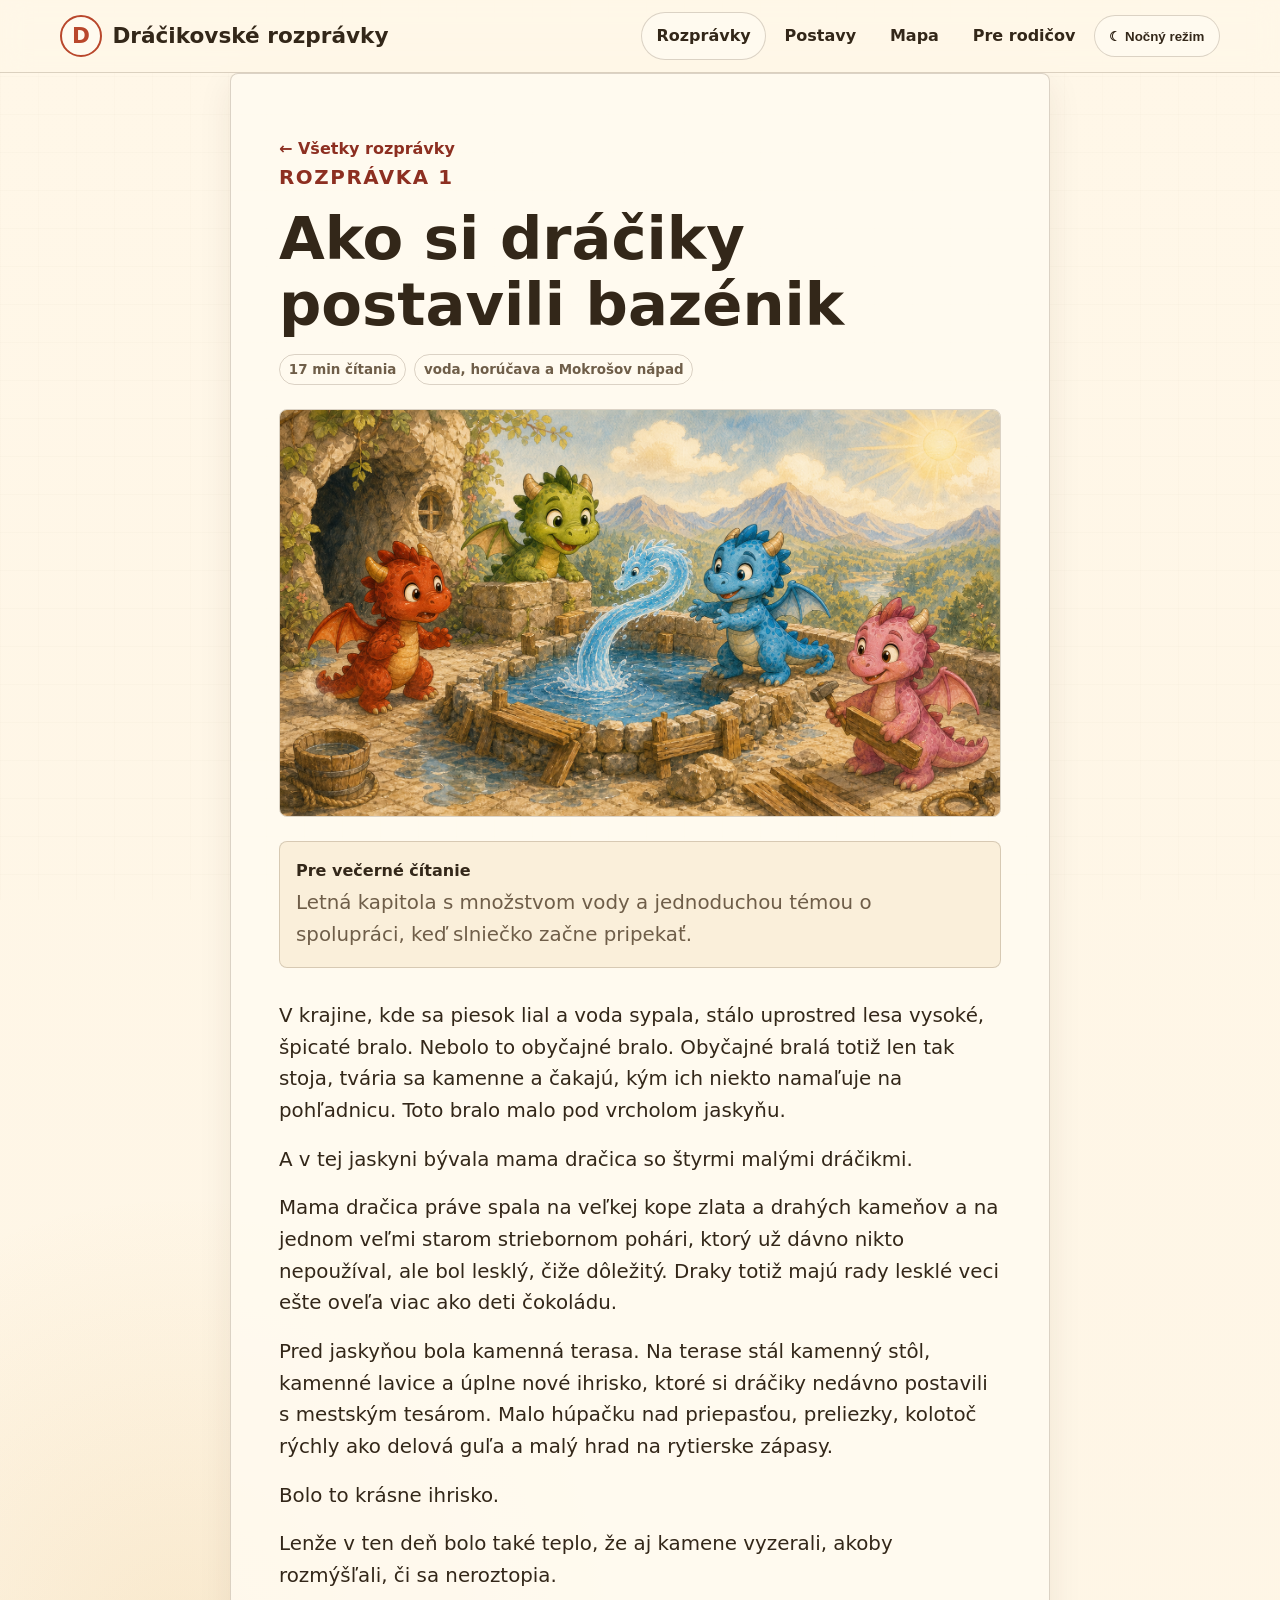
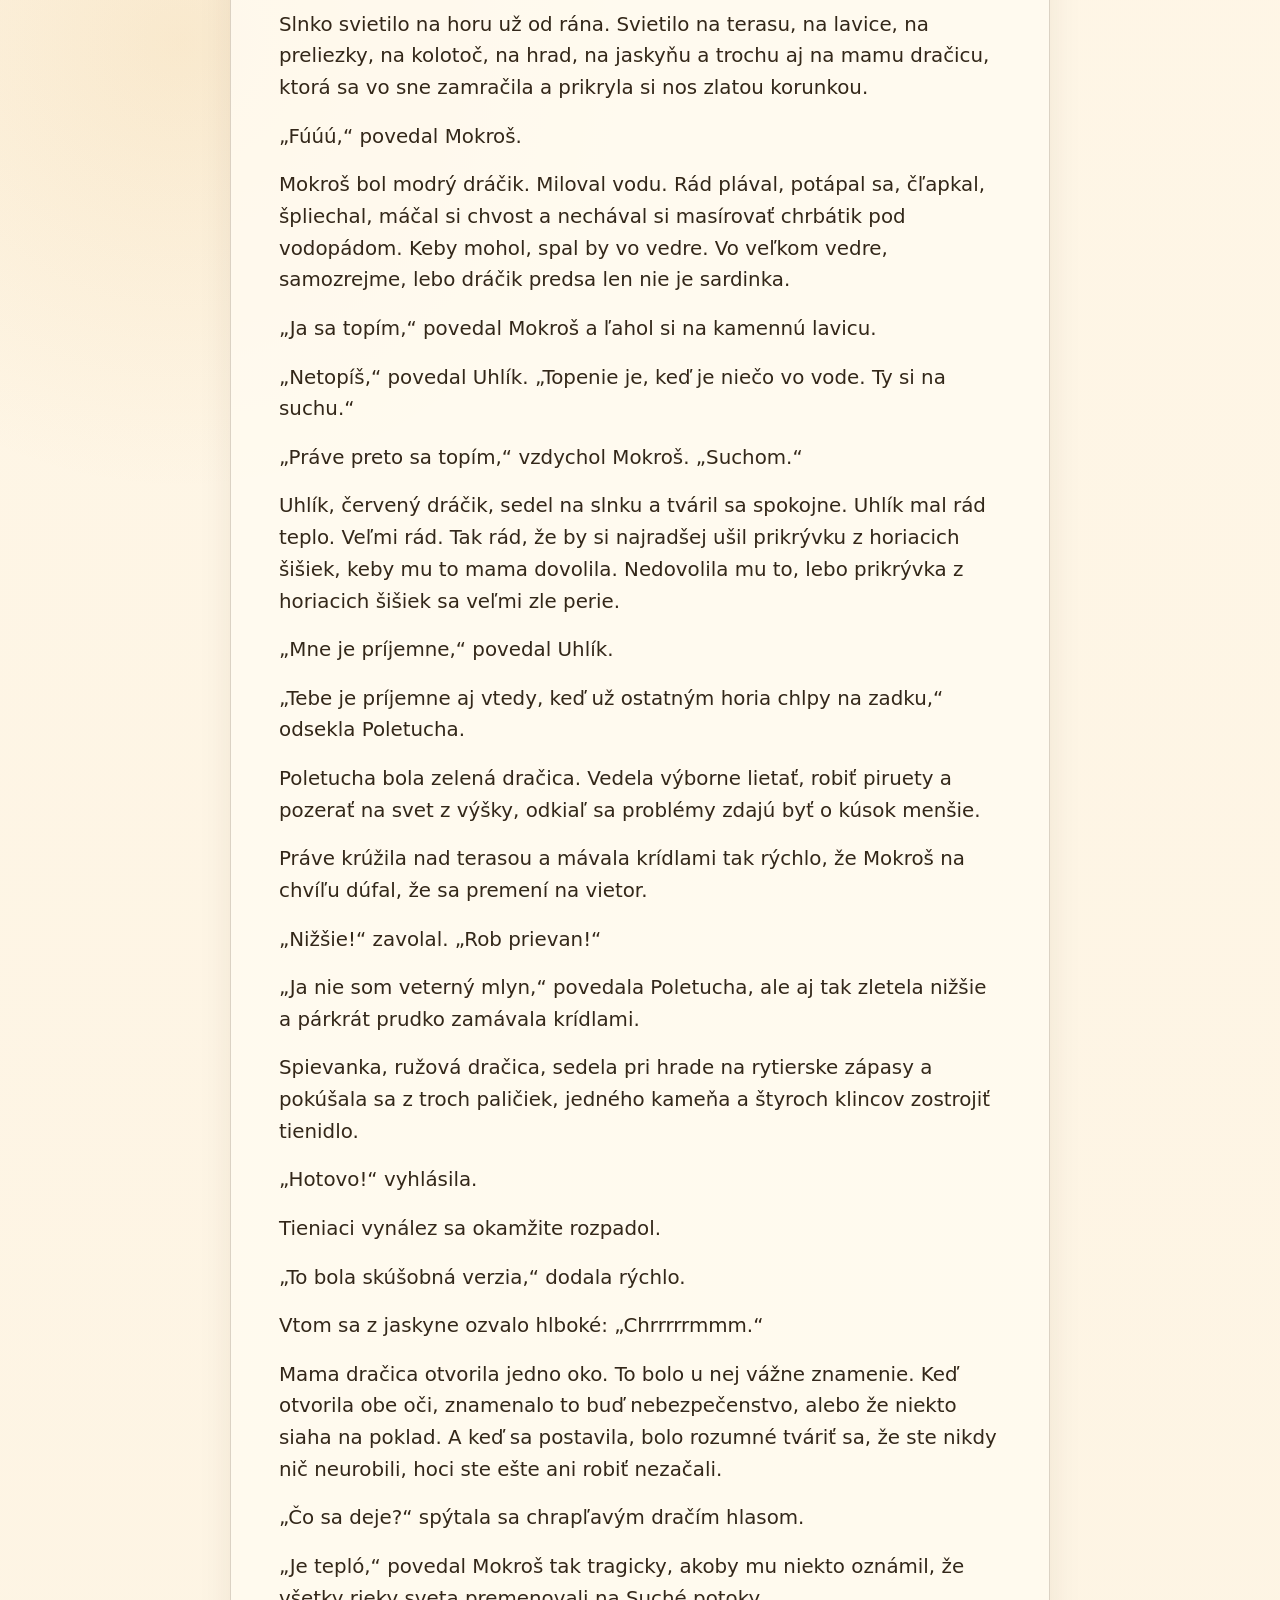
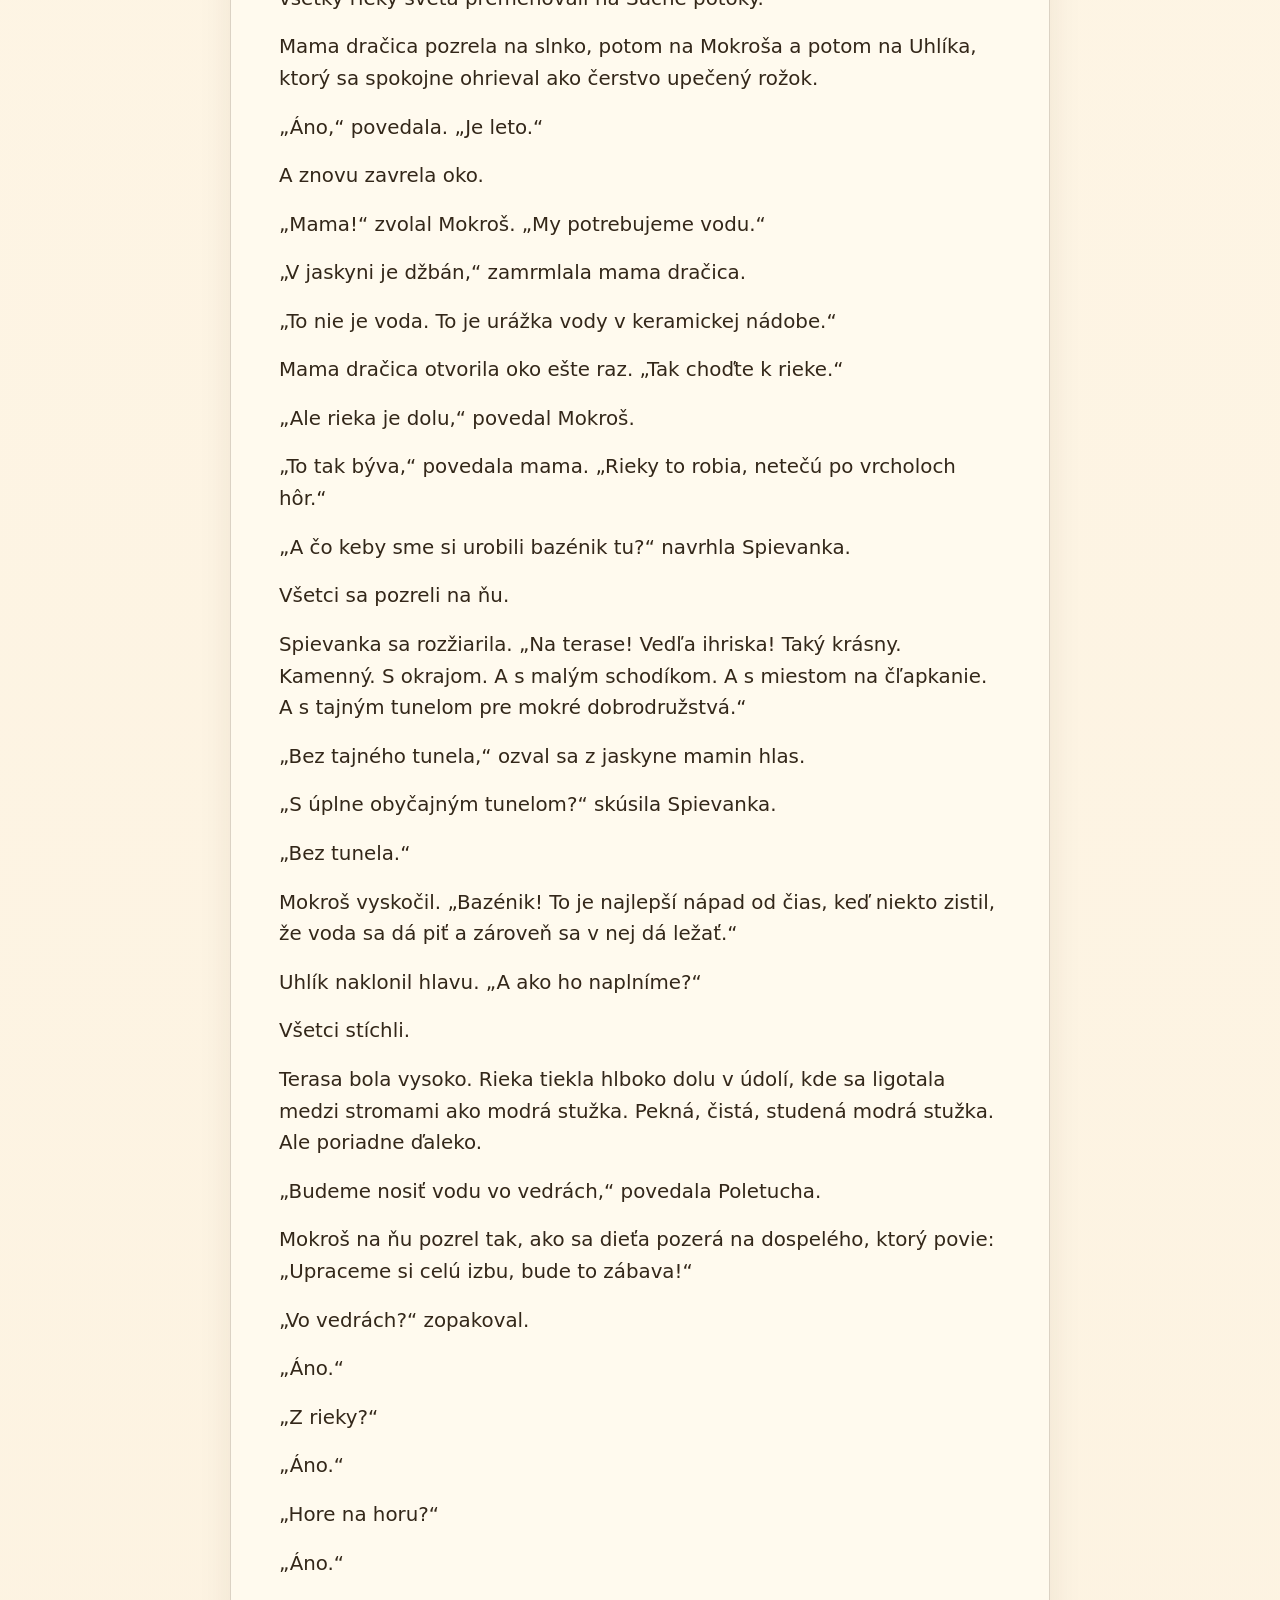
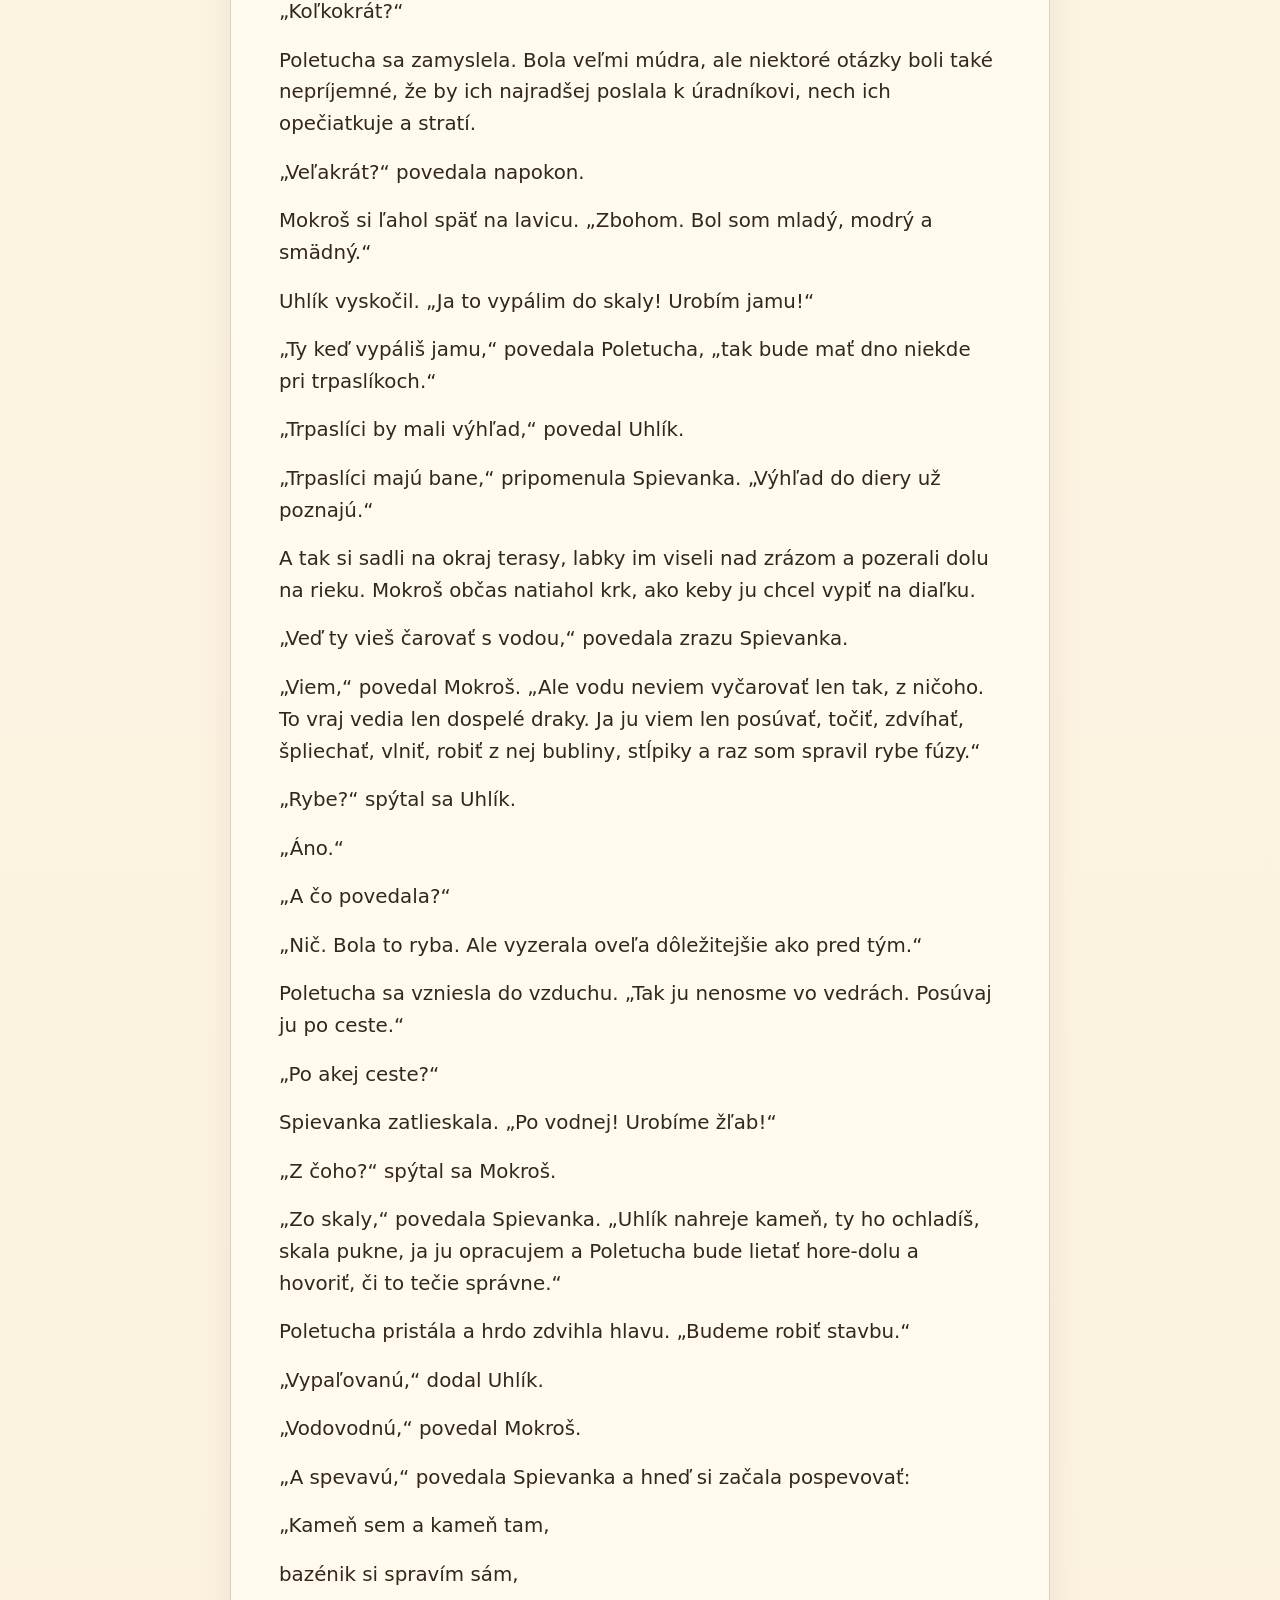
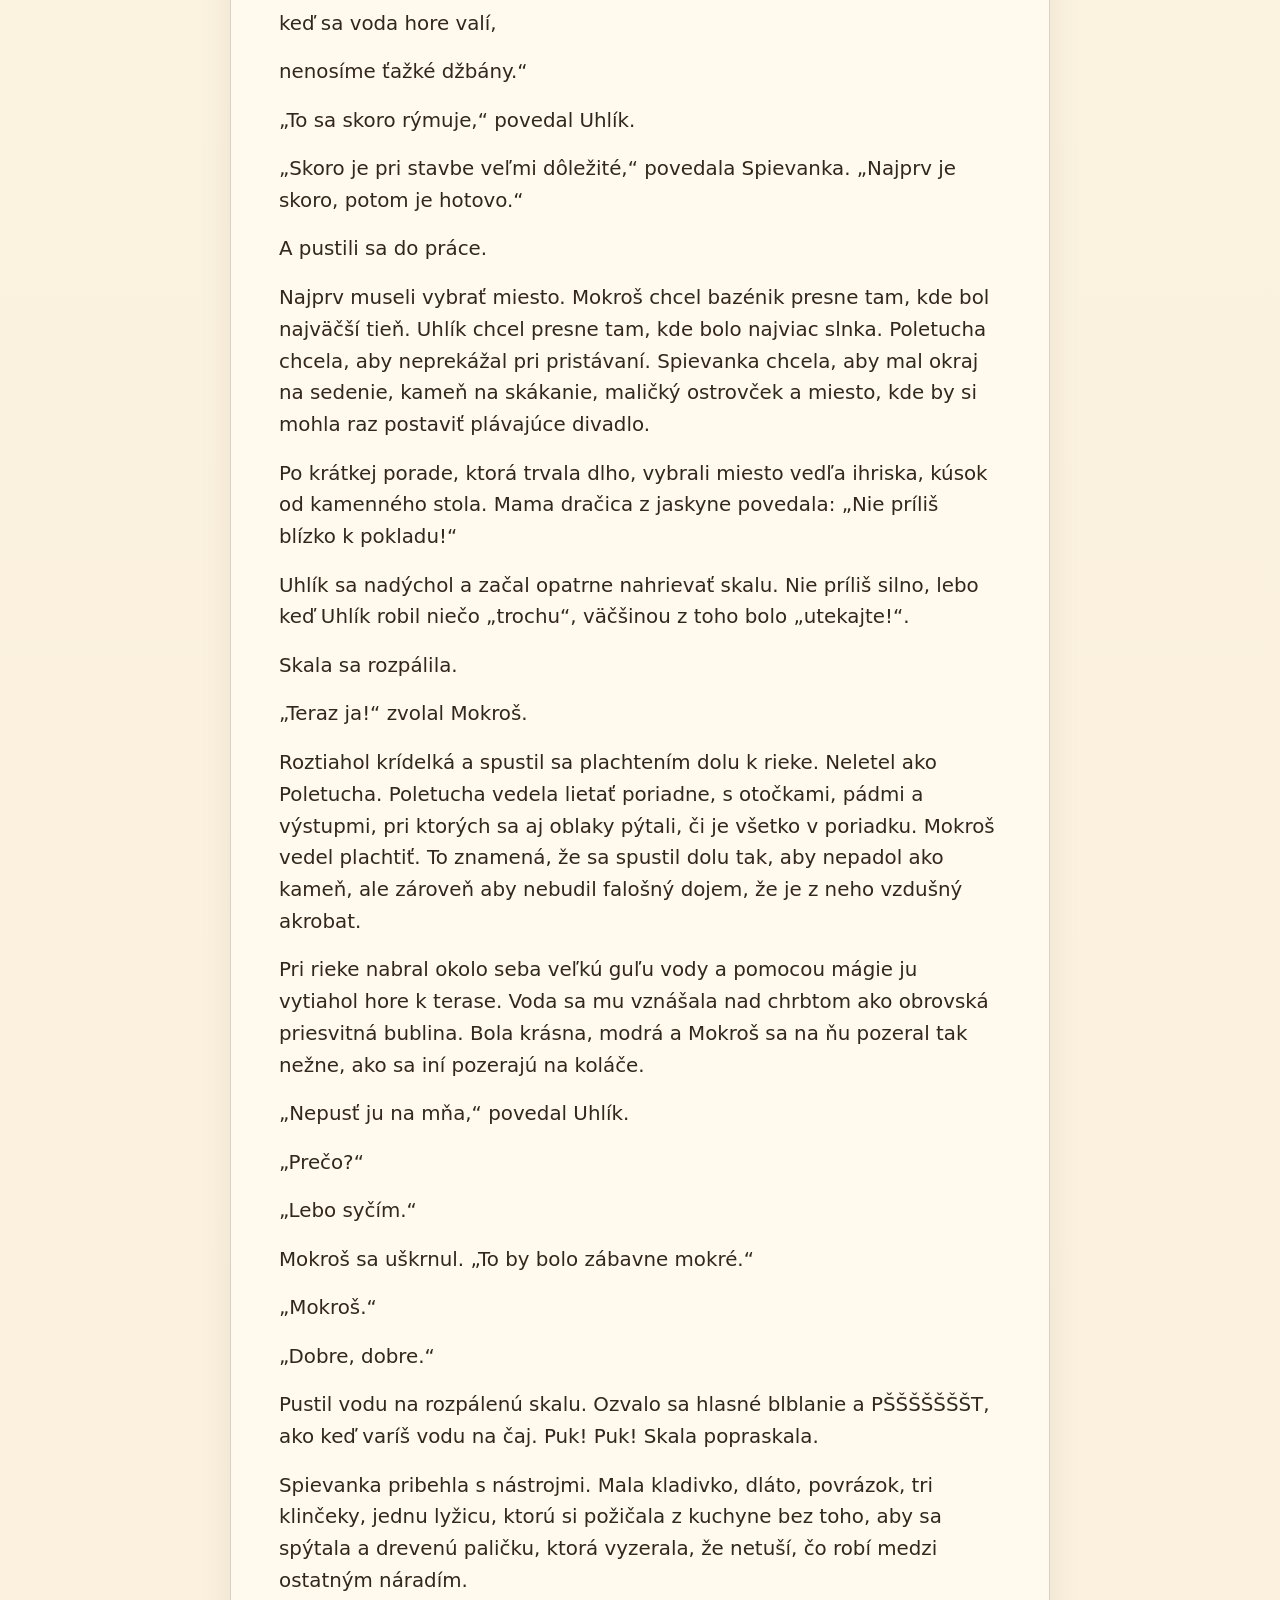
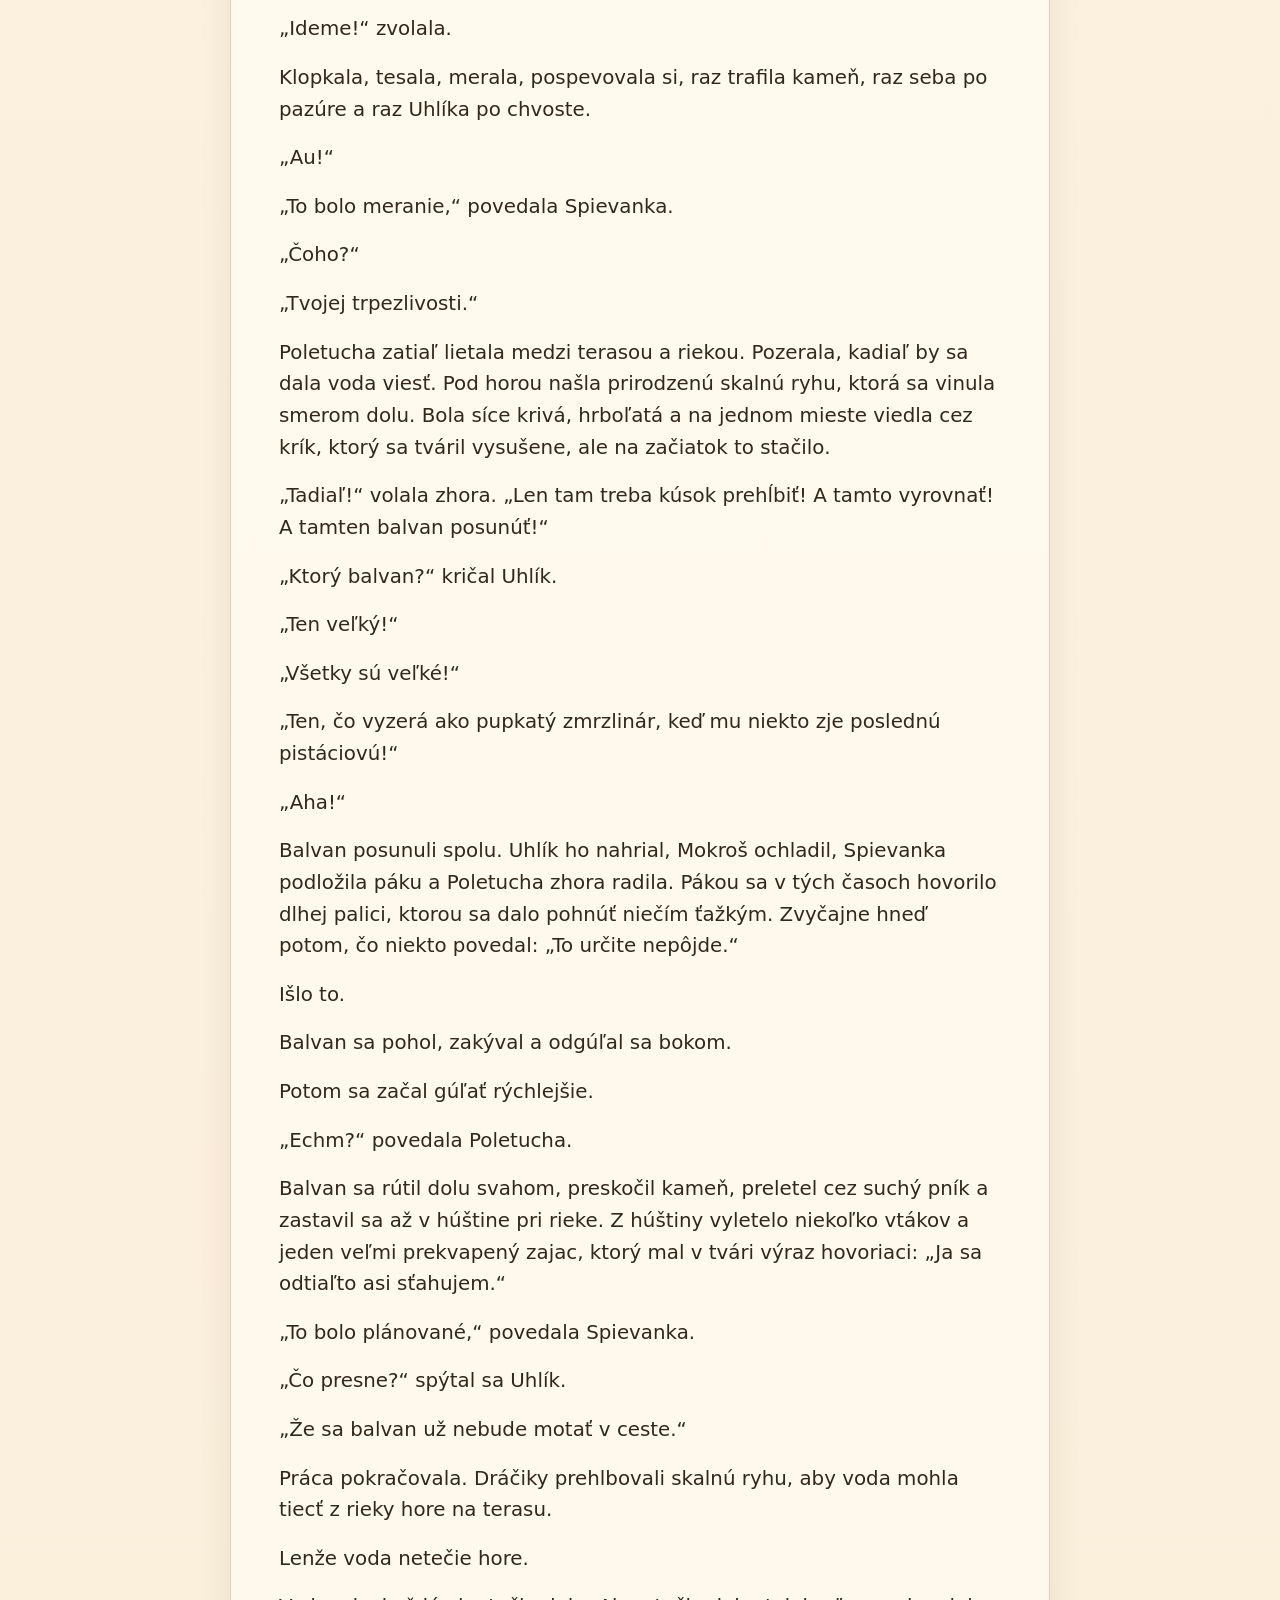
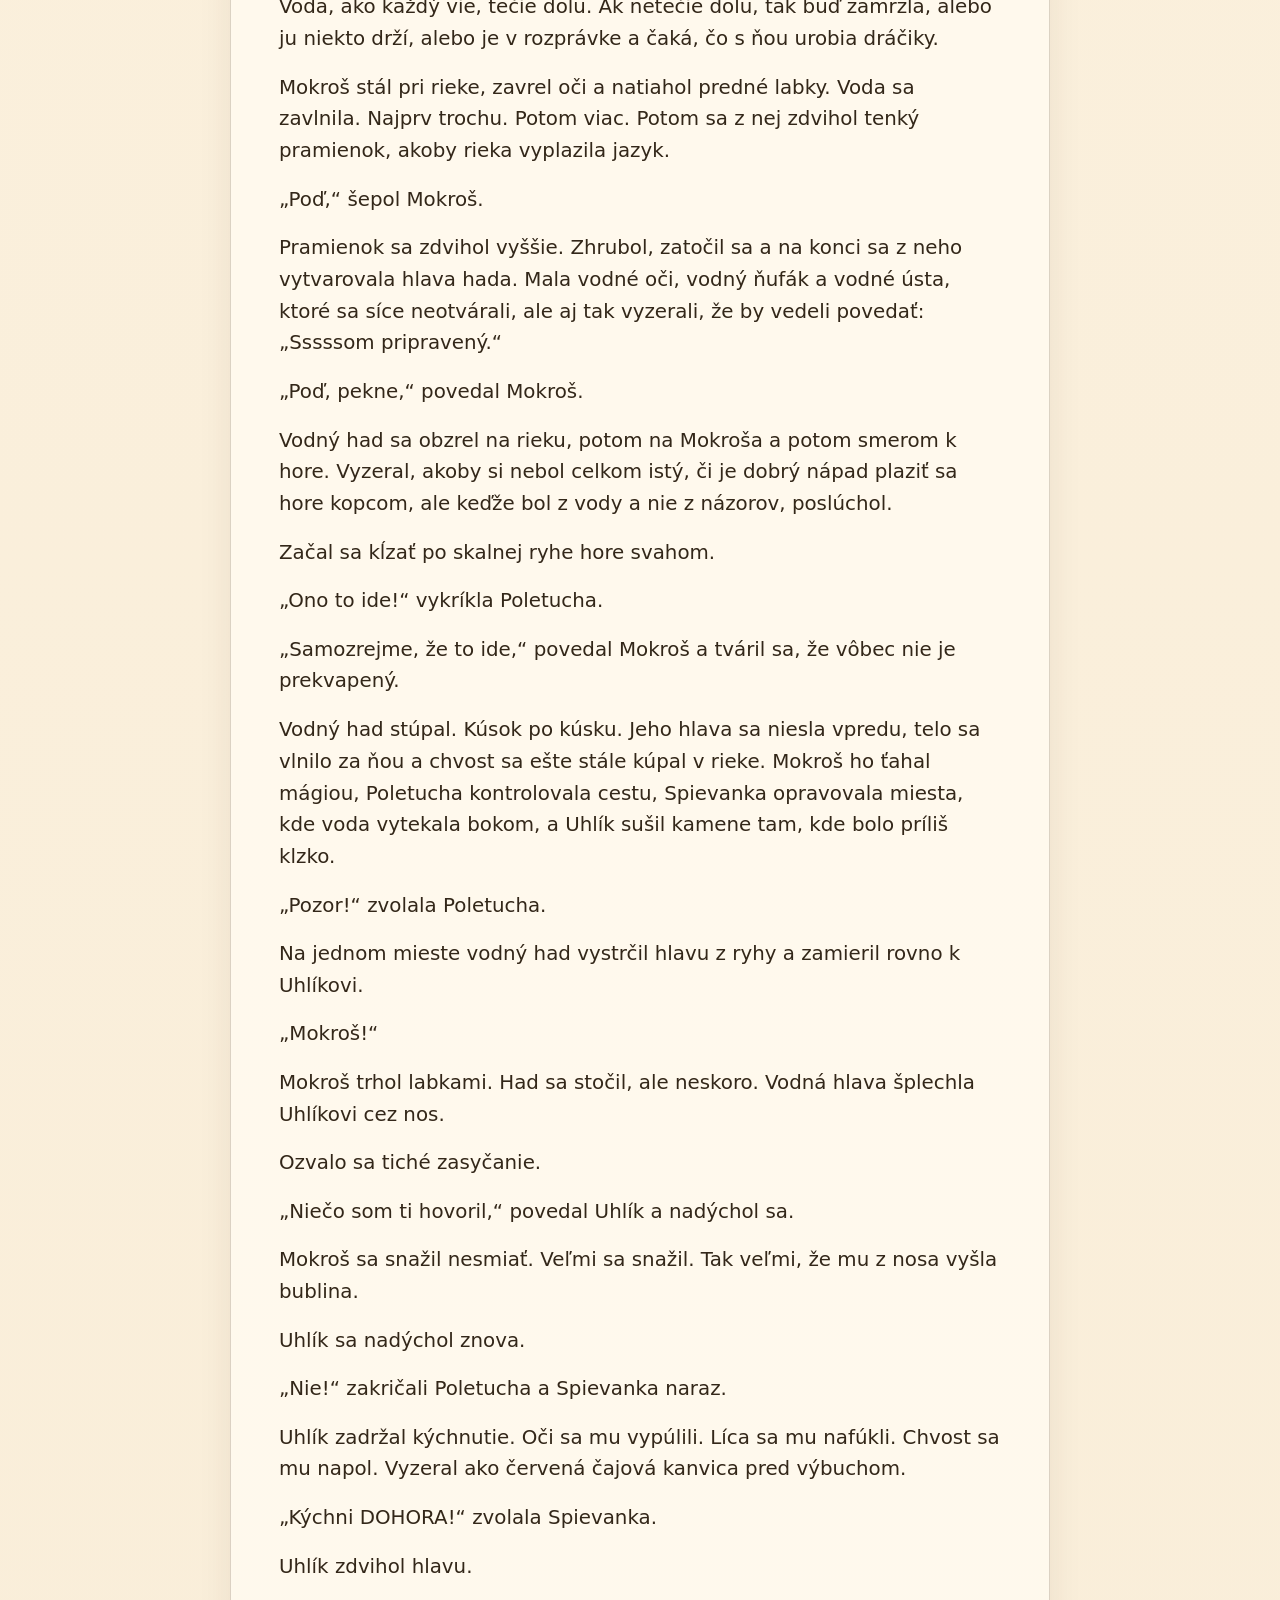
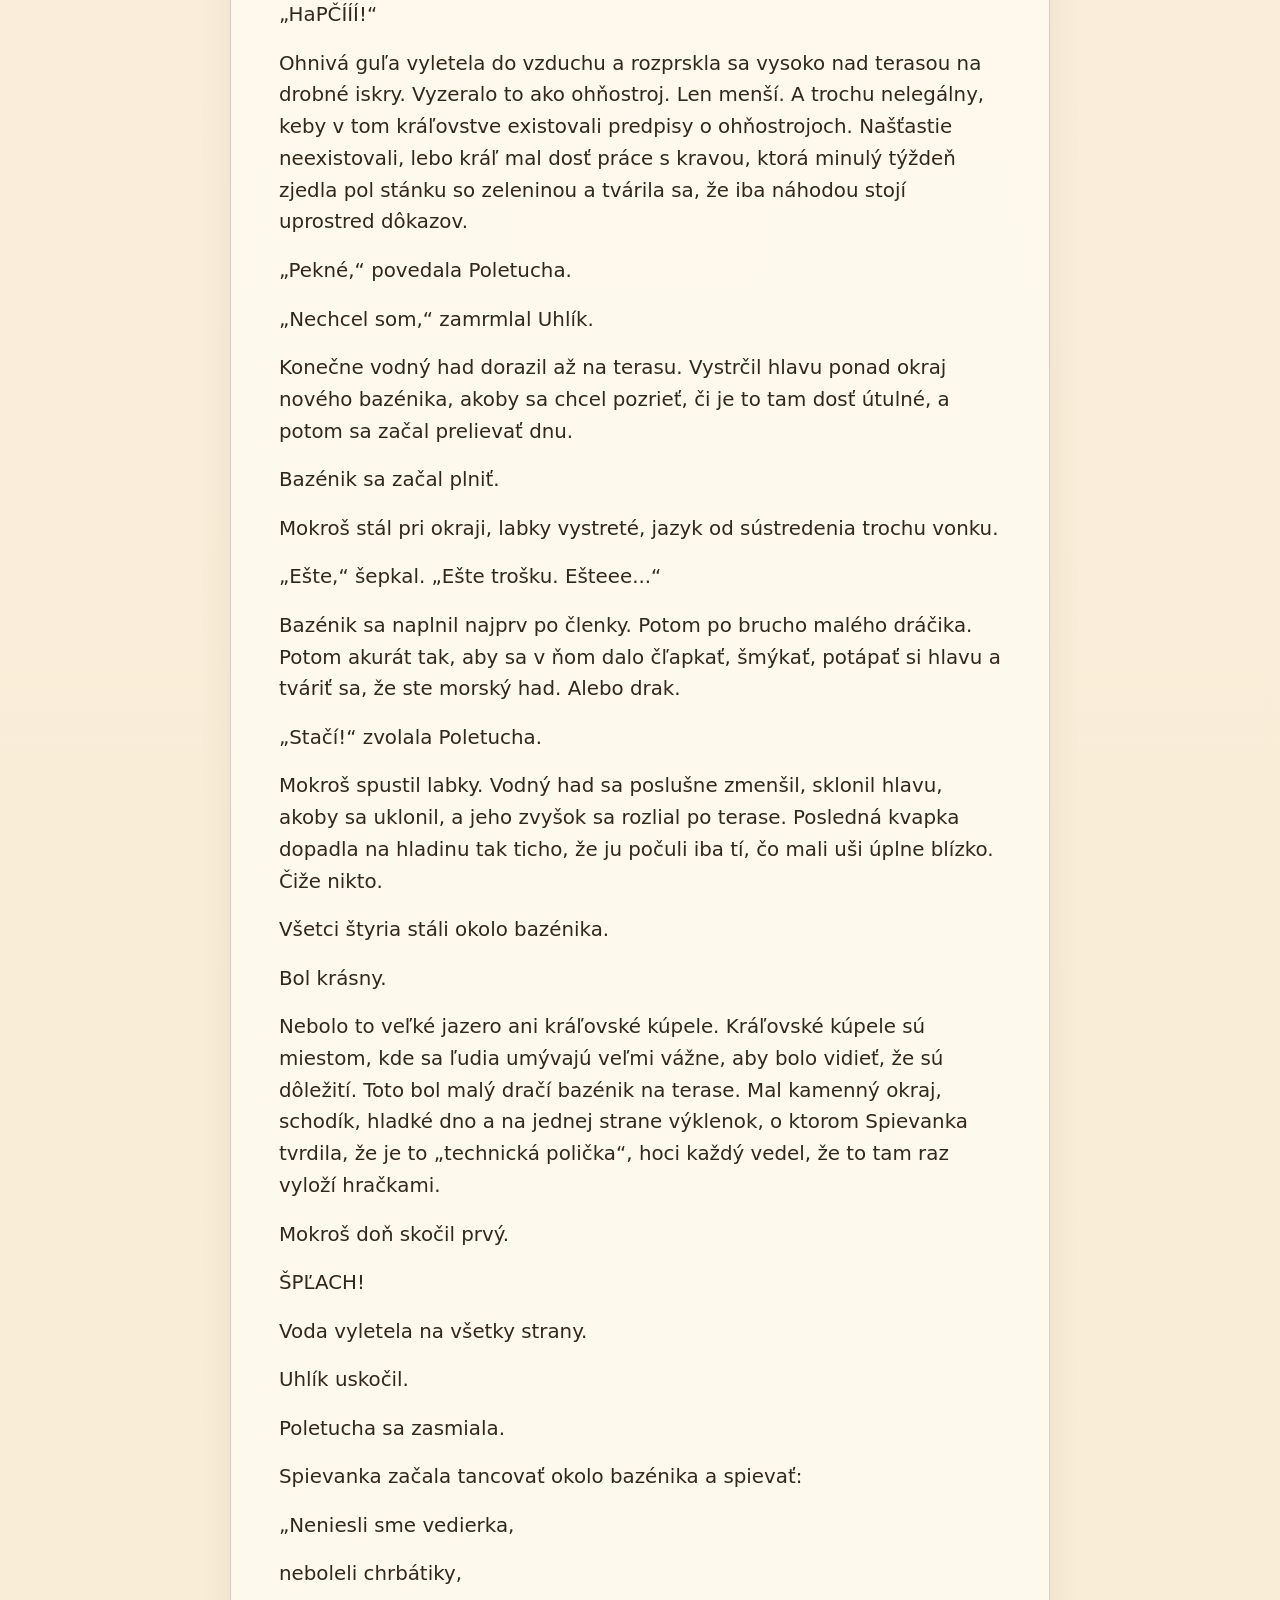
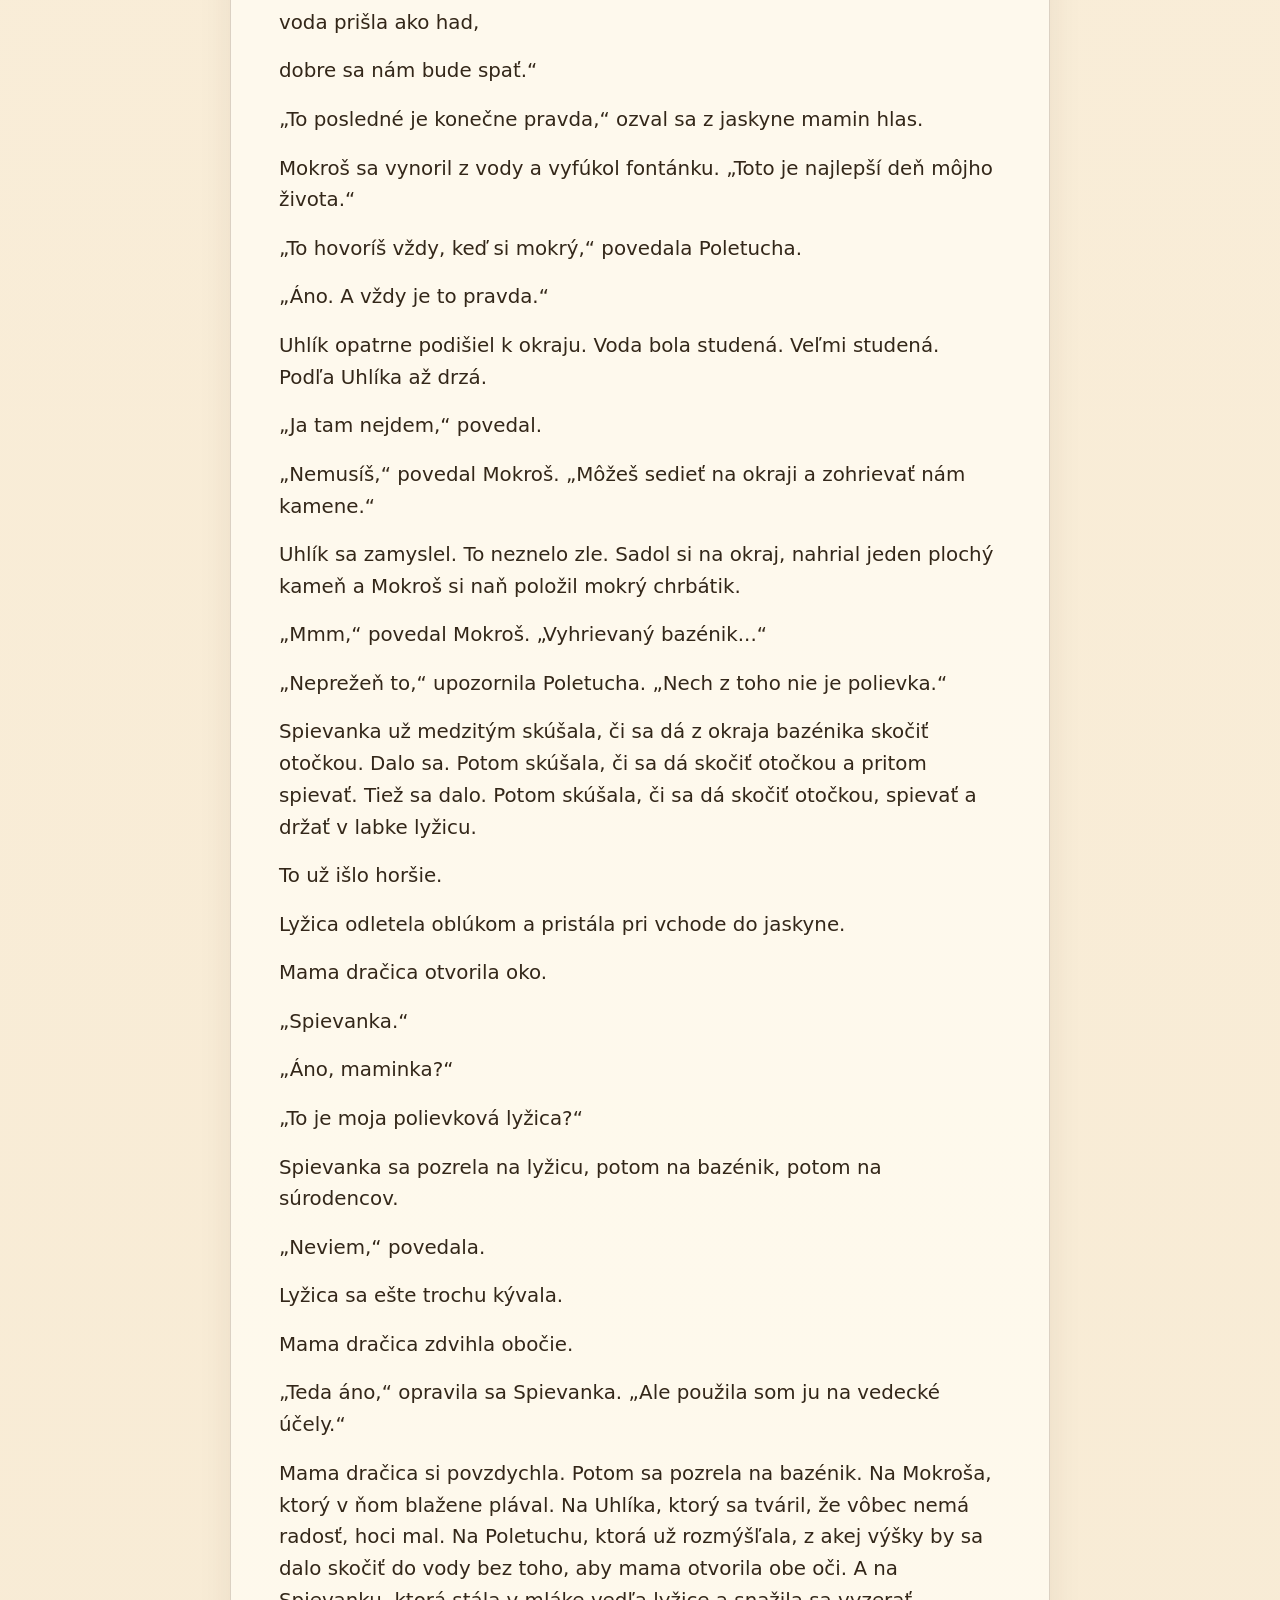
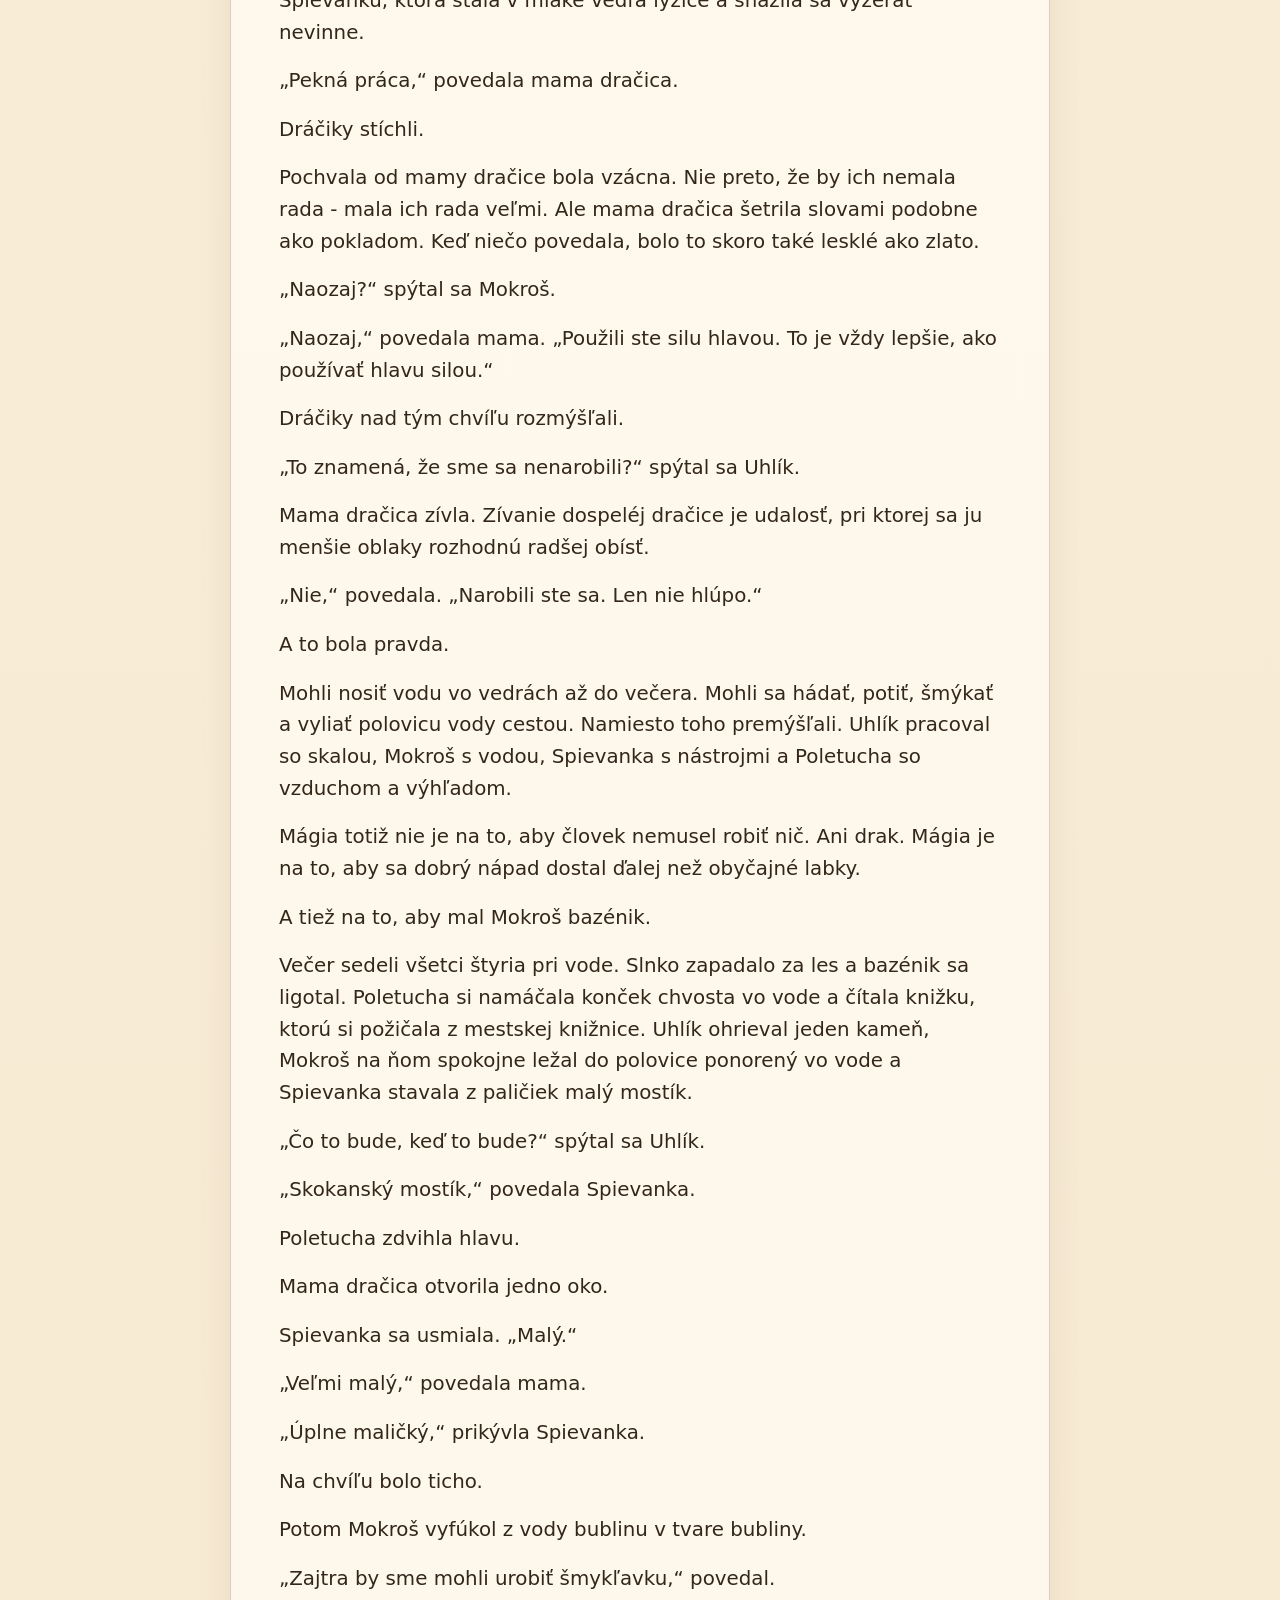
<file: rozpravky/01-ako-si-draciky-postavili-bazenik.html>
<!doctype html>
<html lang="sk">
  <head>
    <meta charset="utf-8">
    <meta name="viewport" content="width=device-width, initial-scale=1">
    <title>Ako si dráčiky postavili bazénik | Dráčikovské rozprávky</title>
    <meta name="description" content="Letná kapitola s množstvom vody a jednoduchou témou o spolupráci, keď slniečko začne pripekať.">
    <link rel="stylesheet" href="../assets/css/styles.css?v=20260522-2">
    <!-- Google tag (gtag.js) -->
    <script async src="https://www.googletagmanager.com/gtag/js?id=G-J6G9STTTB1"></script>
    <script>
      window.dataLayer = window.dataLayer || [];
      function gtag(){dataLayer.push(arguments);}
      gtag('js', new Date());

      gtag('config', 'G-J6G9STTTB1');
    </script>
  </head>
  <body>
    
  <header class="site-header">
    <nav class="nav" aria-label="Hlavná navigácia">
      <a class="brand" href="../index.html">
        <span class="brand-mark" aria-hidden="true">D</span>
        <span>Dráčikovské rozprávky</span>
      </a>
      <div class="nav-links">
        <a href="../rozpravky/" aria-current="page">Rozprávky</a>
        <a href="../postavy/">Postavy</a>
        <a href="../mapa/">Mapa</a>
        <a href="../pre-rodicov/">Pre rodičov</a>
        <button class="theme-toggle" type="button" data-theme-toggle>Nočný režim</button>
      </div>
    </nav>
  </header>
    <main class="page reader">
      <article class="reader-card">
        <a class="back-link" href="index.html">← Všetky rozprávky</a>
        <p class="eyebrow">Rozprávka 1</p>
        <h1>Ako si dráčiky postavili bazénik</h1>
        <div class="reader-meta">
          <span class="tag">17 min čítania</span>
          <span class="tag">voda, horúčava a Mokrošov nápad</span>
        </div>
        <img class="reader-illustration" src="../assets/story-scenes/01-stavba-bazenu.png" alt="Ako si dráčiky postavili bazénik">
        <aside class="reading-note">
          <strong>Pre večerné čítanie</strong>
          <p>Letná kapitola s množstvom vody a jednoduchou témou o spolupráci, keď slniečko začne pripekať.</p>
        </aside>
        <div class="story-text">
            <p>V krajine, kde sa piesok lial a voda sypala, stálo uprostred lesa vysoké, špicaté bralo. Nebolo to obyčajné bralo. Obyčajné bralá totiž len tak stoja, tvária sa kamenne a čakajú, kým ich niekto namaľuje na pohľadnicu. Toto bralo malo pod vrcholom jaskyňu.</p>
            <p>A v tej jaskyni bývala mama dračica so štyrmi malými dráčikmi.</p>
            <p>Mama dračica práve spala na veľkej kope zlata a drahých kameňov a na jednom veľmi starom striebornom pohári, ktorý už dávno nikto nepoužíval, ale bol lesklý, čiže dôležitý. Draky totiž majú rady lesklé veci ešte oveľa viac ako deti čokoládu.</p>
            <p>Pred jaskyňou bola kamenná terasa. Na terase stál kamenný stôl, kamenné lavice a úplne nové ihrisko, ktoré si dráčiky nedávno postavili s mestským tesárom. Malo húpačku nad priepasťou, preliezky, kolotoč rýchly ako delová guľa a malý hrad na rytierske zápasy.</p>
            <p>Bolo to krásne ihrisko.</p>
            <p>Lenže v ten deň bolo také teplo, že aj kamene vyzerali, akoby rozmýšľali, či sa neroztopia.</p>
            <p>Slnko svietilo na horu už od rána. Svietilo na terasu, na lavice, na preliezky, na kolotoč, na hrad, na jaskyňu a trochu aj na mamu dračicu, ktorá sa vo sne zamračila a prikryla si nos zlatou korunkou.</p>
            <p>„Fúúú,“ povedal Mokroš.</p>
            <p>Mokroš bol modrý dráčik. Miloval vodu. Rád plával, potápal sa, čľapkal, špliechal, máčal si chvost a nechával si masírovať chrbátik pod vodopádom. Keby mohol, spal by vo vedre. Vo veľkom vedre, samozrejme, lebo dráčik predsa len nie je sardinka.</p>
            <p>„Ja sa topím,“ povedal Mokroš a ľahol si na kamennú lavicu.</p>
            <p>„Netopíš,“ povedal Uhlík. „Topenie je, keď je niečo vo vode. Ty si na suchu.“</p>
            <p>„Práve preto sa topím,“ vzdychol Mokroš. „Suchom.“</p>
            <p>Uhlík, červený dráčik, sedel na slnku a tváril sa spokojne. Uhlík mal rád teplo. Veľmi rád. Tak rád, že by si najradšej ušil prikrývku z horiacich šišiek, keby mu to mama dovolila. Nedovolila mu to, lebo prikrývka z horiacich šišiek sa veľmi zle perie.</p>
            <p>„Mne je príjemne,“ povedal Uhlík.</p>
            <p>„Tebe je príjemne aj vtedy, keď už ostatným horia chlpy na zadku,“ odsekla Poletucha.</p>
            <p>Poletucha bola zelená dračica. Vedela výborne lietať, robiť piruety a pozerať na svet z výšky, odkiaľ sa problémy zdajú byť o kúsok menšie.</p>
            <p>Práve krúžila nad terasou a mávala krídlami tak rýchlo, že Mokroš na chvíľu dúfal, že sa premení na vietor.</p>
            <p>„Nižšie!“ zavolal. „Rob prievan!“</p>
            <p>„Ja nie som veterný mlyn,“ povedala Poletucha, ale aj tak zletela nižšie a párkrát prudko zamávala krídlami.</p>
            <p>Spievanka, ružová dračica, sedela pri hrade na rytierske zápasy a pokúšala sa z troch paličiek, jedného kameňa a štyroch klincov zostrojiť tienidlo.</p>
            <p>„Hotovo!“ vyhlásila.</p>
            <p>Tieniaci vynález sa okamžite rozpadol.</p>
            <p>„To bola skúšobná verzia,“ dodala rýchlo.</p>
            <p>Vtom sa z jaskyne ozvalo hlboké: „Chrrrrrmmm.“</p>
            <p>Mama dračica otvorila jedno oko. To bolo u nej vážne znamenie. Keď otvorila obe oči, znamenalo to buď nebezpečenstvo, alebo že niekto siaha na poklad. A keď sa postavila, bolo rozumné tváriť sa, že ste nikdy nič neurobili, hoci ste ešte ani robiť nezačali.</p>
            <p>„Čo sa deje?“ spýtala sa chrapľavým dračím hlasom.</p>
            <p>„Je tepló,“ povedal Mokroš tak tragicky, akoby mu niekto oznámil, že všetky rieky sveta premenovali na Suché potoky.</p>
            <p>Mama dračica pozrela na slnko, potom na Mokroša a potom na Uhlíka, ktorý sa spokojne ohrieval ako čerstvo upečený rožok.</p>
            <p>„Áno,“ povedala. „Je leto.“</p>
            <p>A znovu zavrela oko.</p>
            <p>„Mama!“ zvolal Mokroš. „My potrebujeme vodu.“</p>
            <p>„V jaskyni je džbán,“ zamrmlala mama dračica.</p>
            <p>„To nie je voda. To je urážka vody v keramickej nádobe.“</p>
            <p>Mama dračica otvorila oko ešte raz. „Tak choďte k rieke.“</p>
            <p>„Ale rieka je dolu,“ povedal Mokroš.</p>
            <p>„To tak býva,“ povedala mama. „Rieky to robia, netečú po vrcholoch hôr.“</p>
            <p>„A čo keby sme si urobili bazénik tu?“ navrhla Spievanka.</p>
            <p>Všetci sa pozreli na ňu.</p>
            <p>Spievanka sa rozžiarila. „Na terase! Vedľa ihriska! Taký krásny. Kamenný. S okrajom. A s malým schodíkom. A s miestom na čľapkanie. A s tajným tunelom pre mokré dobrodružstvá.“</p>
            <p>„Bez tajného tunela,“ ozval sa z jaskyne mamin hlas.</p>
            <p>„S úplne obyčajným tunelom?“ skúsila Spievanka.</p>
            <p>„Bez tunela.“</p>
            <p>Mokroš vyskočil. „Bazénik! To je najlepší nápad od čias, keď niekto zistil, že voda sa dá piť a zároveň sa v nej dá ležať.“</p>
            <p>Uhlík naklonil hlavu. „A ako ho naplníme?“</p>
            <p>Všetci stíchli.</p>
            <p>Terasa bola vysoko. Rieka tiekla hlboko dolu v údolí, kde sa ligotala medzi stromami ako modrá stužka. Pekná, čistá, studená modrá stužka. Ale poriadne ďaleko.</p>
            <p>„Budeme nosiť vodu vo vedrách,“ povedala Poletucha.</p>
            <p>Mokroš na ňu pozrel tak, ako sa dieťa pozerá na dospelého, ktorý povie: „Upraceme si celú izbu, bude to zábava!“</p>
            <p>„Vo vedrách?“ zopakoval.</p>
            <p>„Áno.“</p>
            <p>„Z rieky?“</p>
            <p>„Áno.“</p>
            <p>„Hore na horu?“</p>
            <p>„Áno.“</p>
            <p>„Koľkokrát?“</p>
            <p>Poletucha sa zamyslela. Bola veľmi múdra, ale niektoré otázky boli také nepríjemné, že by ich najradšej poslala k úradníkovi, nech ich opečiatkuje a stratí.</p>
            <p>„Veľakrát?“ povedala napokon.</p>
            <p>Mokroš si ľahol späť na lavicu. „Zbohom. Bol som mladý, modrý a smädný.“</p>
            <p>Uhlík vyskočil. „Ja to vypálim do skaly! Urobím jamu!“</p>
            <p>„Ty keď vypáliš jamu,“ povedala Poletucha, „tak bude mať dno niekde pri trpaslíkoch.“</p>
            <p>„Trpaslíci by mali výhľad,“ povedal Uhlík.</p>
            <p>„Trpaslíci majú bane,“ pripomenula Spievanka. „Výhľad do diery už poznajú.“</p>
            <p>A tak si sadli na okraj terasy, labky im viseli nad zrázom a pozerali dolu na rieku. Mokroš občas natiahol krk, ako keby ju chcel vypiť na diaľku.</p>
            <p>„Veď ty vieš čarovať s vodou,“ povedala zrazu Spievanka.</p>
            <p>„Viem,“ povedal Mokroš. „Ale vodu neviem vyčarovať len tak, z ničoho. To vraj vedia len dospelé draky. Ja ju viem len posúvať, točiť, zdvíhať, špliechať, vlniť, robiť z nej bubliny, stĺpiky a raz som spravil rybe fúzy.“</p>
            <p>„Rybe?“ spýtal sa Uhlík.</p>
            <p>„Áno.“</p>
            <p>„A čo povedala?“</p>
            <p>„Nič. Bola to ryba. Ale vyzerala oveľa dôležitejšie ako pred tým.“</p>
            <p>Poletucha sa vzniesla do vzduchu. „Tak ju nenosme vo vedrách. Posúvaj ju po ceste.“</p>
            <p>„Po akej ceste?“</p>
            <p>Spievanka zatlieskala. „Po vodnej! Urobíme žľab!“</p>
            <p>„Z čoho?“ spýtal sa Mokroš.</p>
            <p>„Zo skaly,“ povedala Spievanka. „Uhlík nahreje kameň, ty ho ochladíš, skala pukne, ja ju opracujem a Poletucha bude lietať hore-dolu a hovoriť, či to tečie správne.“</p>
            <p>Poletucha pristála a hrdo zdvihla hlavu. „Budeme robiť stavbu.“</p>
            <p>„Vypaľovanú,“ dodal Uhlík.</p>
            <p>„Vodovodnú,“ povedal Mokroš.</p>
            <p>„A spevavú,“ povedala Spievanka a hneď si začala pospevovať:</p>
            <p>„Kameň sem a kameň tam,</p>
            <p>bazénik si spravím sám,</p>
            <p>keď sa voda hore valí,</p>
            <p>nenosíme ťažké džbány.“</p>
            <p>„To sa skoro rýmuje,“ povedal Uhlík.</p>
            <p>„Skoro je pri stavbe veľmi dôležité,“ povedala Spievanka. „Najprv je skoro, potom je hotovo.“</p>
            <p>A pustili sa do práce.</p>
            <p>Najprv museli vybrať miesto. Mokroš chcel bazénik presne tam, kde bol najväčší tieň. Uhlík chcel presne tam, kde bolo najviac slnka. Poletucha chcela, aby neprekážal pri pristávaní. Spievanka chcela, aby mal okraj na sedenie, kameň na skákanie, maličký ostrovček a miesto, kde by si mohla raz postaviť plávajúce divadlo.</p>
            <p>Po krátkej porade, ktorá trvala dlho, vybrali miesto vedľa ihriska, kúsok od kamenného stola. Mama dračica z jaskyne povedala: „Nie príliš blízko k pokladu!“</p>
            <p>Uhlík sa nadýchol a začal opatrne nahrievať skalu. Nie príliš silno, lebo keď Uhlík robil niečo „trochu“, väčšinou z toho bolo „utekajte!“.</p>
            <p>Skala sa rozpálila.</p>
            <p>„Teraz ja!“ zvolal Mokroš.</p>
            <p>Roztiahol krídelká a spustil sa plachtením dolu k rieke. Neletel ako Poletucha. Poletucha vedela lietať poriadne, s otočkami, pádmi a výstupmi, pri ktorých sa aj oblaky pýtali, či je všetko v poriadku. Mokroš vedel plachtiť. To znamená, že sa spustil dolu tak, aby nepadol ako kameň, ale zároveň aby nebudil falošný dojem, že je z neho vzdušný akrobat.</p>
            <p>Pri rieke nabral okolo seba veľkú guľu vody a pomocou mágie ju vytiahol hore k terase. Voda sa mu vznášala nad chrbtom ako obrovská priesvitná bublina. Bola krásna, modrá a Mokroš sa na ňu pozeral tak nežne, ako sa iní pozerajú na koláče.</p>
            <p>„Nepusť ju na mňa,“ povedal Uhlík.</p>
            <p>„Prečo?“</p>
            <p>„Lebo syčím.“</p>
            <p>Mokroš sa uškrnul. „To by bolo zábavne mokré.“</p>
            <p>„Mokroš.“</p>
            <p>„Dobre, dobre.“</p>
            <p>Pustil vodu na rozpálenú skalu. Ozvalo sa hlasné blblanie a PŠŠŠŠŠŠŠT, ako keď varíš vodu na čaj. Puk! Puk! Skala popraskala.</p>
            <p>Spievanka pribehla s nástrojmi. Mala kladivko, dláto, povrázok, tri klinčeky, jednu lyžicu, ktorú si požičala z kuchyne bez toho, aby sa spýtala a drevenú paličku, ktorá vyzerala, že netuší, čo robí medzi ostatným náradím.</p>
            <p>„Ideme!“ zvolala.</p>
            <p>Klopkala, tesala, merala, pospevovala si, raz trafila kameň, raz seba po pazúre a raz Uhlíka po chvoste.</p>
            <p>„Au!“</p>
            <p>„To bolo meranie,“ povedala Spievanka.</p>
            <p>„Čoho?“</p>
            <p>„Tvojej trpezlivosti.“</p>
            <p>Poletucha zatiaľ lietala medzi terasou a riekou. Pozerala, kadiaľ by sa dala voda viesť. Pod horou našla prirodzenú skalnú ryhu, ktorá sa vinula smerom dolu. Bola síce krivá, hrboľatá a na jednom mieste viedla cez krík, ktorý sa tváril vysušene, ale na začiatok to stačilo.</p>
            <p>„Tadiaľ!“ volala zhora. „Len tam treba kúsok prehĺbiť! A tamto vyrovnať! A tamten balvan posunúť!“</p>
            <p>„Ktorý balvan?“ kričal Uhlík.</p>
            <p>„Ten veľký!“</p>
            <p>„Všetky sú veľké!“</p>
            <p>„Ten, čo vyzerá ako pupkatý zmrzlinár, keď mu niekto zje poslednú pistáciovú!“</p>
            <p>„Aha!“</p>
            <p>Balvan posunuli spolu. Uhlík ho nahrial, Mokroš ochladil, Spievanka podložila páku a Poletucha zhora radila. Pákou sa v tých časoch hovorilo dlhej palici, ktorou sa dalo pohnúť niečím ťažkým. Zvyčajne hneď potom, čo niekto povedal: „To určite nepôjde.“</p>
            <p>Išlo to.</p>
            <p>Balvan sa pohol, zakýval a odgúľal sa bokom.</p>
            <p>Potom sa začal gúľať rýchlejšie.</p>
            <p>„Echm?“ povedala Poletucha.</p>
            <p>Balvan sa rútil dolu svahom, preskočil kameň, preletel cez suchý pník a zastavil sa až v húštine pri rieke. Z húštiny vyletelo niekoľko vtákov a jeden veľmi prekvapený zajac, ktorý mal v tvári výraz hovoriaci: „Ja sa odtiaľto asi sťahujem.“</p>
            <p>„To bolo plánované,“ povedala Spievanka.</p>
            <p>„Čo presne?“ spýtal sa Uhlík.</p>
            <p>„Že sa balvan už nebude motať v ceste.“</p>
            <p>Práca pokračovala. Dráčiky prehlbovali skalnú ryhu, aby voda mohla tiecť z rieky hore na terasu.</p>
            <p>Lenže voda netečie hore.</p>
            <p>Voda, ako každý vie, tečie dolu. Ak netečie dolu, tak buď zamrzla, alebo ju niekto drží, alebo je v rozprávke a čaká, čo s ňou urobia dráčiky.</p>
            <p>Mokroš stál pri rieke, zavrel oči a natiahol predné labky. Voda sa zavlnila. Najprv trochu. Potom viac. Potom sa z nej zdvihol tenký pramienok, akoby rieka vyplazila jazyk.</p>
            <p>„Poď,“ šepol Mokroš.</p>
            <p>Pramienok sa zdvihol vyššie. Zhrubol, zatočil sa a na konci sa z neho vytvarovala hlava hada. Mala vodné oči, vodný ňufák a vodné ústa, ktoré sa síce neotvárali, ale aj tak vyzerali, že by vedeli povedať: „Sssssom pripravený.“</p>
            <p>„Poď, pekne,“ povedal Mokroš.</p>
            <p>Vodný had sa obzrel na rieku, potom na Mokroša a potom smerom k hore. Vyzeral, akoby si nebol celkom istý, či je dobrý nápad plaziť sa hore kopcom, ale keďže bol z vody a nie z názorov, poslúchol.</p>
            <p>Začal sa kĺzať po skalnej ryhe hore svahom.</p>
            <p>„Ono to ide!“ vykríkla Poletucha.</p>
            <p>„Samozrejme, že to ide,“ povedal Mokroš a tváril sa, že vôbec nie je prekvapený.</p>
            <p>Vodný had stúpal. Kúsok po kúsku. Jeho hlava sa niesla vpredu, telo sa vlnilo za ňou a chvost sa ešte stále kúpal v rieke. Mokroš ho ťahal mágiou, Poletucha kontrolovala cestu, Spievanka opravovala miesta, kde voda vytekala bokom, a Uhlík sušil kamene tam, kde bolo príliš klzko.</p>
            <p>„Pozor!“ zvolala Poletucha.</p>
            <p>Na jednom mieste vodný had vystrčil hlavu z ryhy a zamieril rovno k Uhlíkovi.</p>
            <p>„Mokroš!“</p>
            <p>Mokroš trhol labkami. Had sa stočil, ale neskoro. Vodná hlava šplechla Uhlíkovi cez nos.</p>
            <p>Ozvalo sa tiché zasyčanie.</p>
            <p>„Niečo som ti hovoril,“ povedal Uhlík a nadýchol sa.</p>
            <p>Mokroš sa snažil nesmiať. Veľmi sa snažil. Tak veľmi, že mu z nosa vyšla bublina.</p>
            <p>Uhlík sa nadýchol znova.</p>
            <p>„Nie!“ zakričali Poletucha a Spievanka naraz.</p>
            <p>Uhlík zadržal kýchnutie. Oči sa mu vypúlili. Líca sa mu nafúkli. Chvost sa mu napol. Vyzeral ako červená čajová kanvica pred výbuchom.</p>
            <p>„Kýchni DOHORA!“ zvolala Spievanka.</p>
            <p>Uhlík zdvihol hlavu.</p>
            <p>„HaPČÍÍÍ!“</p>
            <p>Ohnivá guľa vyletela do vzduchu a rozprskla sa vysoko nad terasou na drobné iskry. Vyzeralo to ako ohňostroj. Len menší. A trochu nelegálny, keby v tom kráľovstve existovali predpisy o ohňostrojoch. Našťastie neexistovali, lebo kráľ mal dosť práce s kravou, ktorá minulý týždeň zjedla pol stánku so zeleninou a tvárila sa, že iba náhodou stojí uprostred dôkazov.</p>
            <p>„Pekné,“ povedala Poletucha.</p>
            <p>„Nechcel som,“ zamrmlal Uhlík.</p>
            <p>Konečne vodný had dorazil až na terasu. Vystrčil hlavu ponad okraj nového bazénika, akoby sa chcel pozrieť, či je to tam dosť útulné, a potom sa začal prelievať dnu.</p>
            <p>Bazénik sa začal plniť.</p>
            <p>Mokroš stál pri okraji, labky vystreté, jazyk od sústredenia trochu vonku.</p>
            <p>„Ešte,“ šepkal. „Ešte trošku. Ešteee...“</p>
            <p>Bazénik sa naplnil najprv po členky. Potom po brucho malého dráčika. Potom akurát tak, aby sa v ňom dalo čľapkať, šmýkať, potápať si hlavu a tváriť sa, že ste morský had. Alebo drak.</p>
            <p>„Stačí!“ zvolala Poletucha.</p>
            <p>Mokroš spustil labky. Vodný had sa poslušne zmenšil, sklonil hlavu, akoby sa uklonil, a jeho zvyšok sa rozlial po terase. Posledná kvapka dopadla na hladinu tak ticho, že ju počuli iba tí, čo mali uši úplne blízko. Čiže nikto.</p>
            <p>Všetci štyria stáli okolo bazénika.</p>
            <p>Bol krásny.</p>
            <p>Nebolo to veľké jazero ani kráľovské kúpele. Kráľovské kúpele sú miestom, kde sa ľudia umývajú veľmi vážne, aby bolo vidieť, že sú dôležití. Toto bol malý dračí bazénik na terase. Mal kamenný okraj, schodík, hladké dno a na jednej strane výklenok, o ktorom Spievanka tvrdila, že je to „technická polička“, hoci každý vedel, že to tam raz vyloží hračkami.</p>
            <p>Mokroš doň skočil prvý.</p>
            <p>ŠPĽACH!</p>
            <p>Voda vyletela na všetky strany.</p>
            <p>Uhlík uskočil.</p>
            <p>Poletucha sa zasmiala.</p>
            <p>Spievanka začala tancovať okolo bazénika a spievať:</p>
            <p>„Neniesli sme vedierka,</p>
            <p>neboleli chrbátiky,</p>
            <p>voda prišla ako had,</p>
            <p>dobre sa nám bude spať.“</p>
            <p>„To posledné je konečne pravda,“ ozval sa z jaskyne mamin hlas.</p>
            <p>Mokroš sa vynoril z vody a vyfúkol fontánku. „Toto je najlepší deň môjho života.“</p>
            <p>„To hovoríš vždy, keď si mokrý,“ povedala Poletucha.</p>
            <p>„Áno. A vždy je to pravda.“</p>
            <p>Uhlík opatrne podišiel k okraju. Voda bola studená. Veľmi studená. Podľa Uhlíka až drzá.</p>
            <p>„Ja tam nejdem,“ povedal.</p>
            <p>„Nemusíš,“ povedal Mokroš. „Môžeš sedieť na okraji a zohrievať nám kamene.“</p>
            <p>Uhlík sa zamyslel. To neznelo zle. Sadol si na okraj, nahrial jeden plochý kameň a Mokroš si naň položil mokrý chrbátik.</p>
            <p>„Mmm,“ povedal Mokroš. „Vyhrievaný bazénik...“</p>
            <p>„Neprežeň to,“ upozornila Poletucha. „Nech z toho nie je polievka.“</p>
            <p>Spievanka už medzitým skúšala, či sa dá z okraja bazénika skočiť otočkou. Dalo sa. Potom skúšala, či sa dá skočiť otočkou a pritom spievať. Tiež sa dalo. Potom skúšala, či sa dá skočiť otočkou, spievať a držať v labke lyžicu.</p>
            <p>To už išlo horšie.</p>
            <p>Lyžica odletela oblúkom a pristála pri vchode do jaskyne.</p>
            <p>Mama dračica otvorila oko.</p>
            <p>„Spievanka.“</p>
            <p>„Áno, maminka?“</p>
            <p>„To je moja polievková lyžica?“</p>
            <p>Spievanka sa pozrela na lyžicu, potom na bazénik, potom na súrodencov.</p>
            <p>„Neviem,“ povedala.</p>
            <p>Lyžica sa ešte trochu kývala.</p>
            <p>Mama dračica zdvihla obočie.</p>
            <p>„Teda áno,“ opravila sa Spievanka. „Ale použila som ju na vedecké účely.“</p>
            <p>Mama dračica si povzdychla. Potom sa pozrela na bazénik. Na Mokroša, ktorý v ňom blažene plával. Na Uhlíka, ktorý sa tváril, že vôbec nemá radosť, hoci mal. Na Poletuchu, ktorá už rozmýšľala, z akej výšky by sa dalo skočiť do vody bez toho, aby mama otvorila obe oči. A na Spievanku, ktorá stála v mláke vedľa lyžice a snažila sa vyzerať nevinne.</p>
            <p>„Pekná práca,“ povedala mama dračica.</p>
            <p>Dráčiky stíchli.</p>
            <p>Pochvala od mamy dračice bola vzácna. Nie preto, že by ich nemala rada - mala ich rada veľmi. Ale mama dračica šetrila slovami podobne ako pokladom. Keď niečo povedala, bolo to skoro také lesklé ako zlato.</p>
            <p>„Naozaj?“ spýtal sa Mokroš.</p>
            <p>„Naozaj,“ povedala mama. „Použili ste silu hlavou. To je vždy lepšie, ako používať hlavu silou.“</p>
            <p>Dráčiky nad tým chvíľu rozmýšľali.</p>
            <p>„To znamená, že sme sa nenarobili?“ spýtal sa Uhlík.</p>
            <p>Mama dračica zívla. Zívanie dospeléj dračice je udalosť, pri ktorej sa ju menšie oblaky rozhodnú radšej obísť.</p>
            <p>„Nie,“ povedala. „Narobili ste sa. Len nie hlúpo.“</p>
            <p>A to bola pravda.</p>
            <p>Mohli nosiť vodu vo vedrách až do večera. Mohli sa hádať, potiť, šmýkať a vyliať polovicu vody cestou. Namiesto toho premýšľali. Uhlík pracoval so skalou, Mokroš s vodou, Spievanka s nástrojmi a Poletucha so vzduchom a výhľadom.</p>
            <p>Mágia totiž nie je na to, aby človek nemusel robiť nič. Ani drak. Mágia je na to, aby sa dobrý nápad dostal ďalej než obyčajné labky.</p>
            <p>A tiež na to, aby mal Mokroš bazénik.</p>
            <p>Večer sedeli všetci štyria pri vode. Slnko zapadalo za les a bazénik sa ligotal. Poletucha si namáčala konček chvosta vo vode a čítala knižku, ktorú si požičala z mestskej knižnice. Uhlík ohrieval jeden kameň, Mokroš na ňom spokojne ležal do polovice ponorený vo vode a Spievanka stavala z paličiek malý mostík.</p>
            <p>„Čo to bude, keď to bude?“ spýtal sa Uhlík.</p>
            <p>„Skokanský mostík,“ povedala Spievanka.</p>
            <p>Poletucha zdvihla hlavu.</p>
            <p>Mama dračica otvorila jedno oko.</p>
            <p>Spievanka sa usmiala. „Malý.“</p>
            <p>„Veľmi malý,“ povedala mama.</p>
            <p>„Úplne maličký,“ prikývla Spievanka.</p>
            <p>Na chvíľu bolo ticho.</p>
            <p>Potom Mokroš vyfúkol z vody bublinu v tvare bubliny.</p>
            <p>„Zajtra by sme mohli urobiť šmykľavku,“ povedal.</p>
            <p>Mama dračica zavrela oko.</p>
            <p>„Zajtra,“ zamrmlala, „budem radšej spať trocha tuhšie.“</p>
        </div>
      </article>
      <nav class="reader-nav" aria-label="Navigácia medzi rozprávkami">
        <a class="button secondary" href="00-ako-si-draciky-postavili-ihrisko.html">← Predošlá</a>
        <a class="button" href="02-ako-poletucha-skoro-precitala-oblohu.html">Ďalšia →</a>
      </nav>
    </main>
    
  <footer class="site-footer">
    <div class="page">
      <span>Dráčikovské rozprávky</span>
      <span>Čisté čítanie, denný aj nočný režim, šípky medzi príbehmi.</span>
    </div>
  </footer>
  <script src="../assets/js/theme.js" defer></script>
  </body>
</html>
</file>
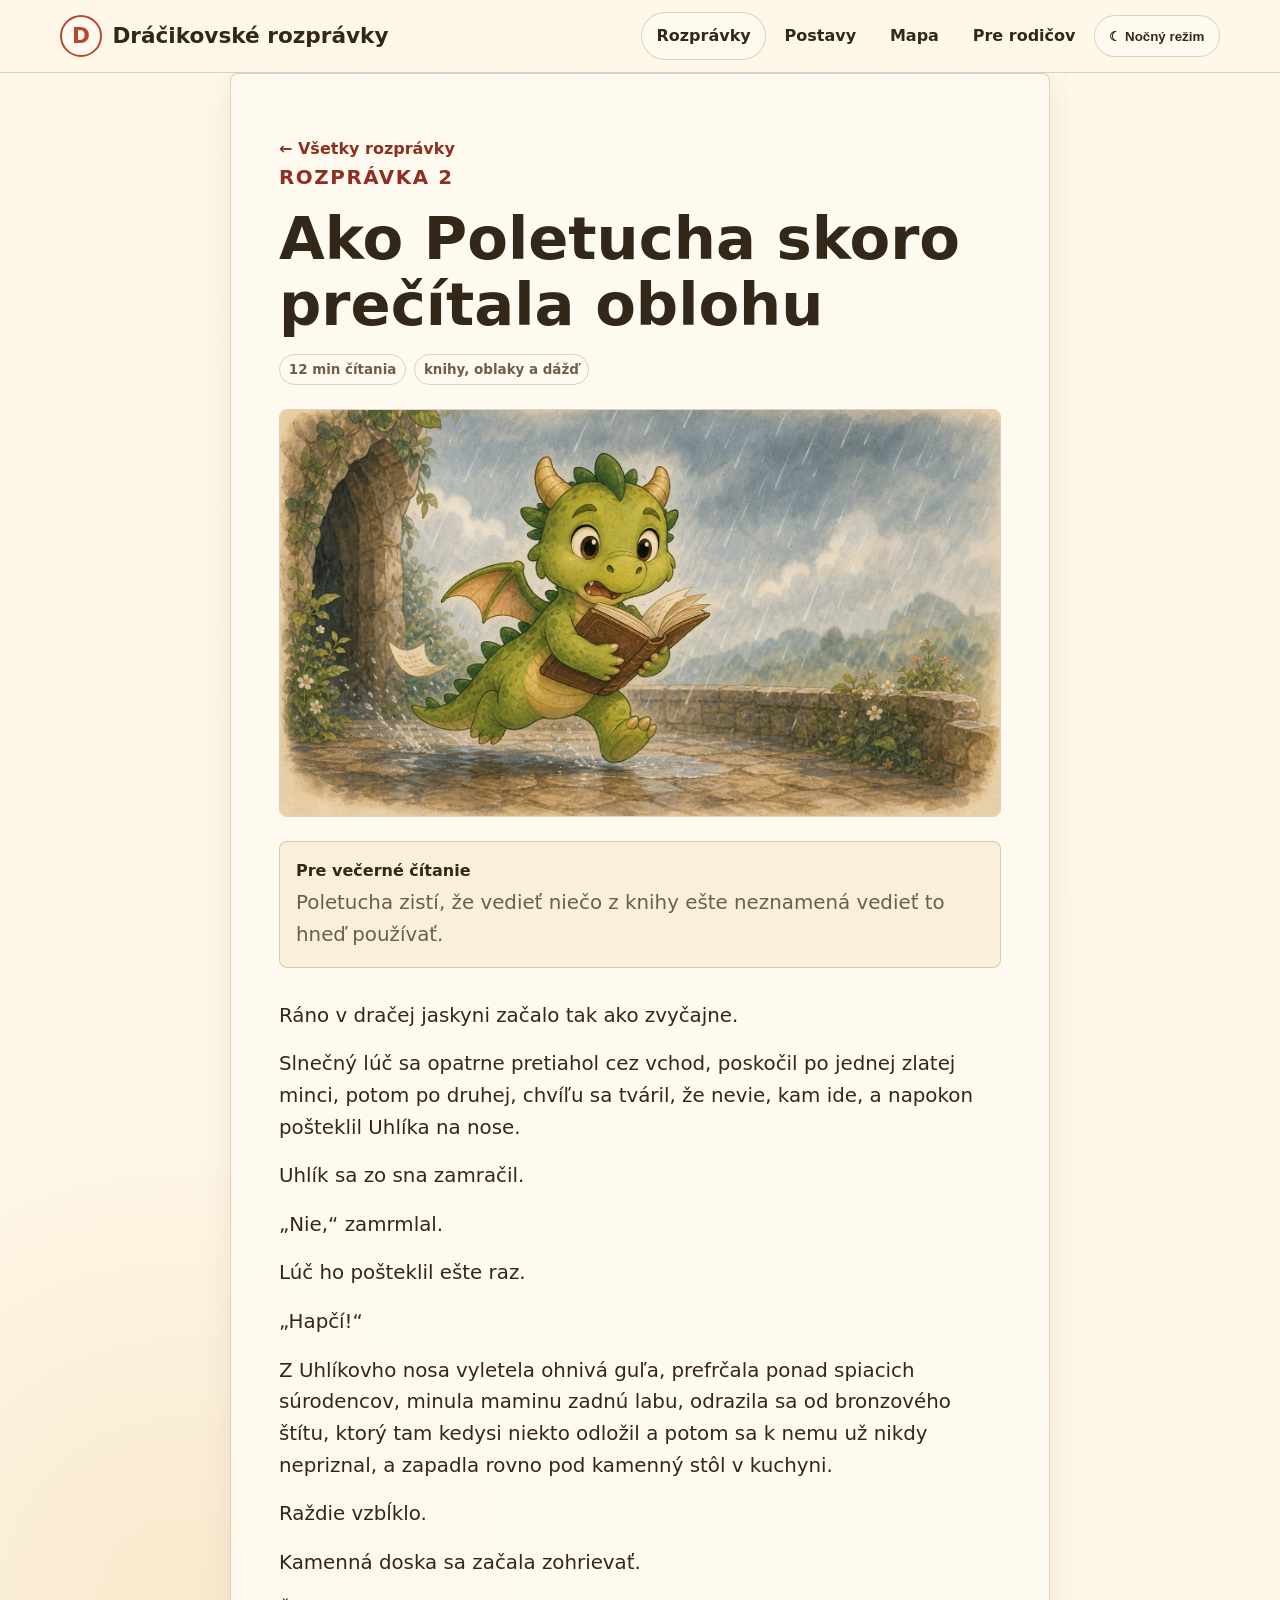
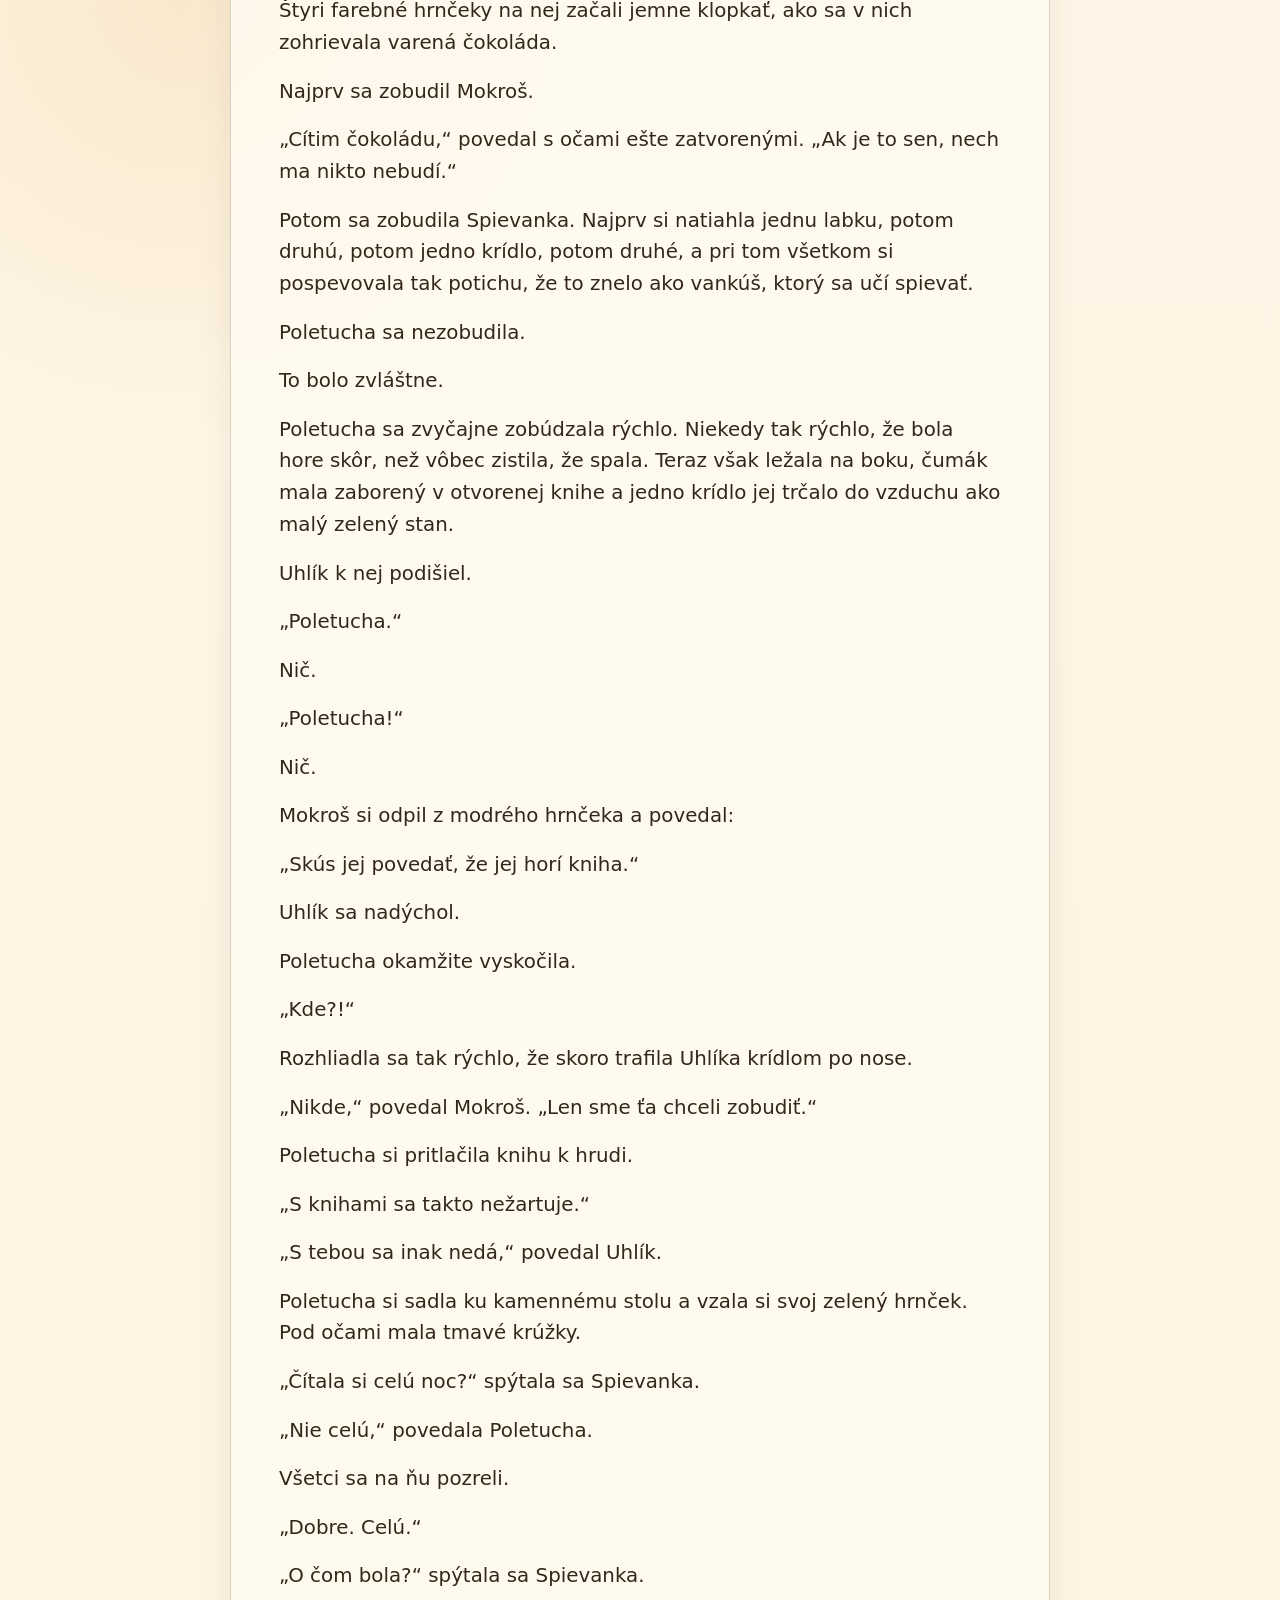
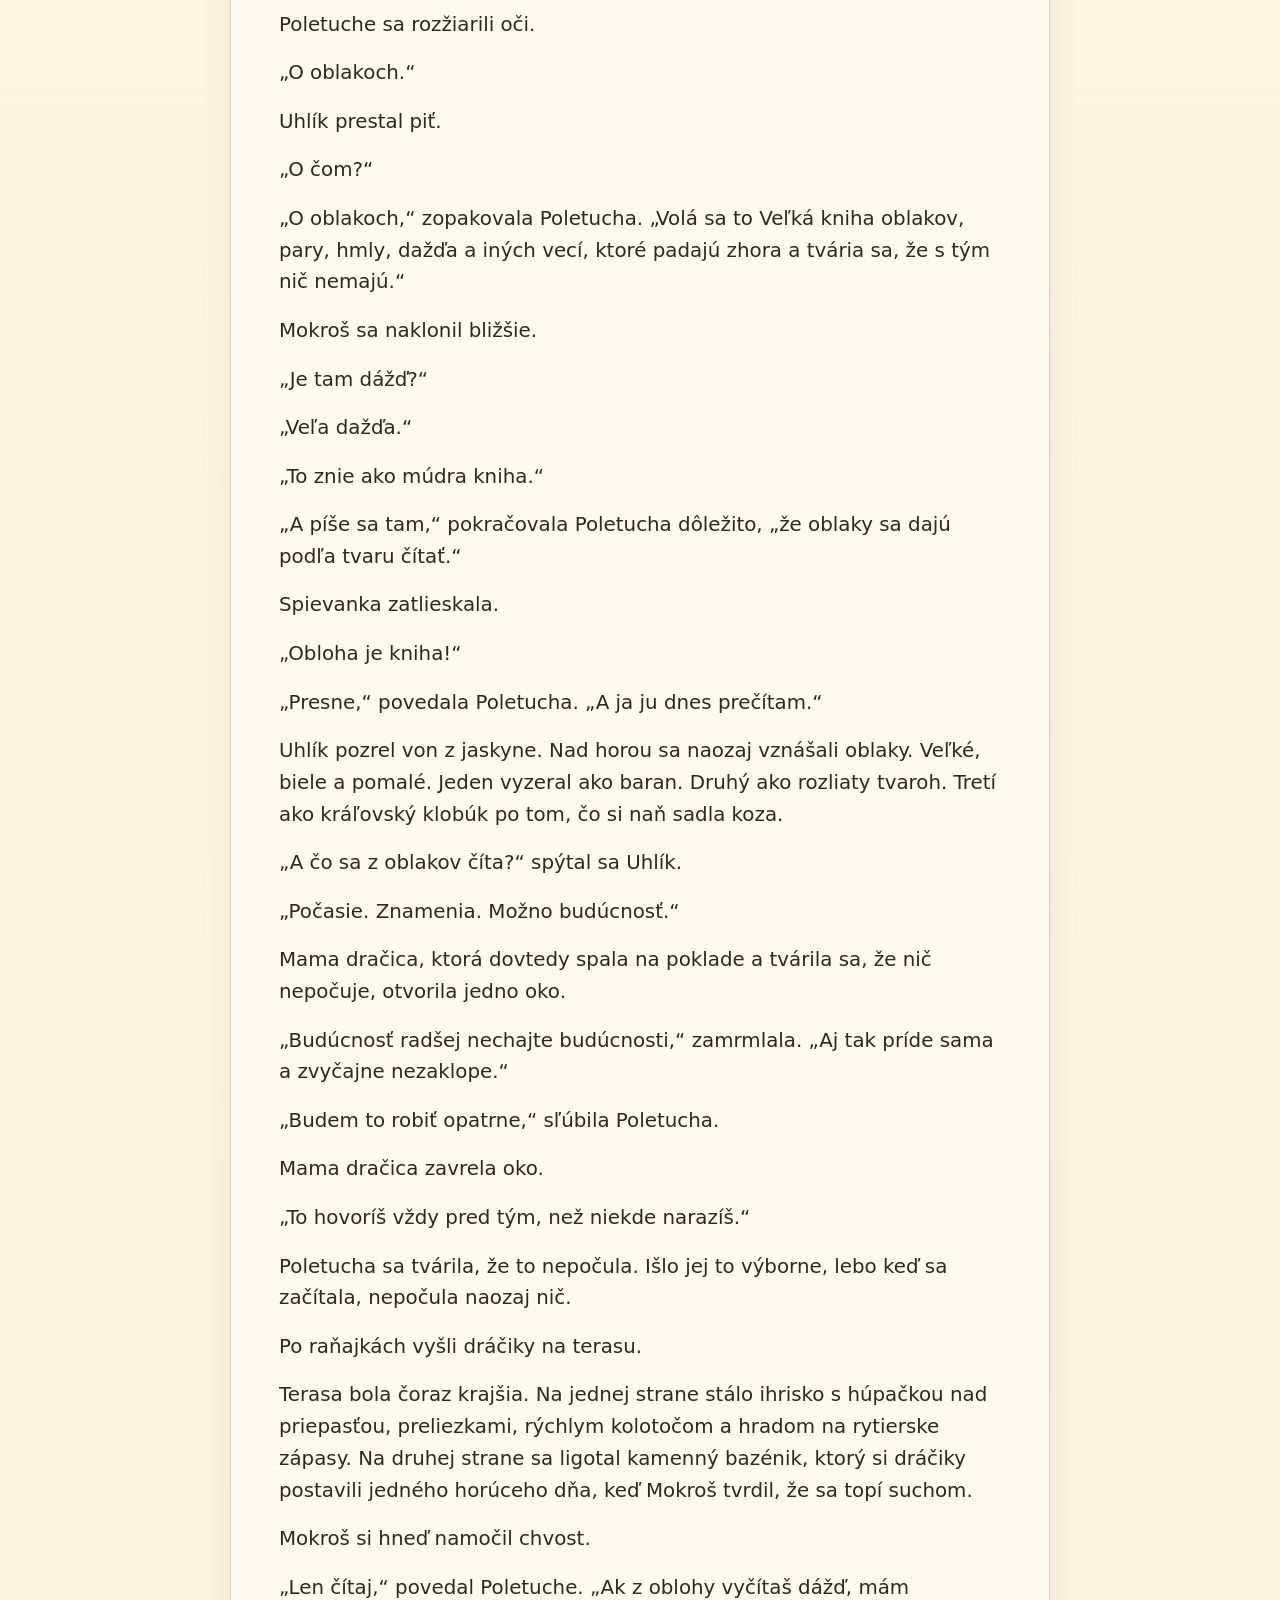
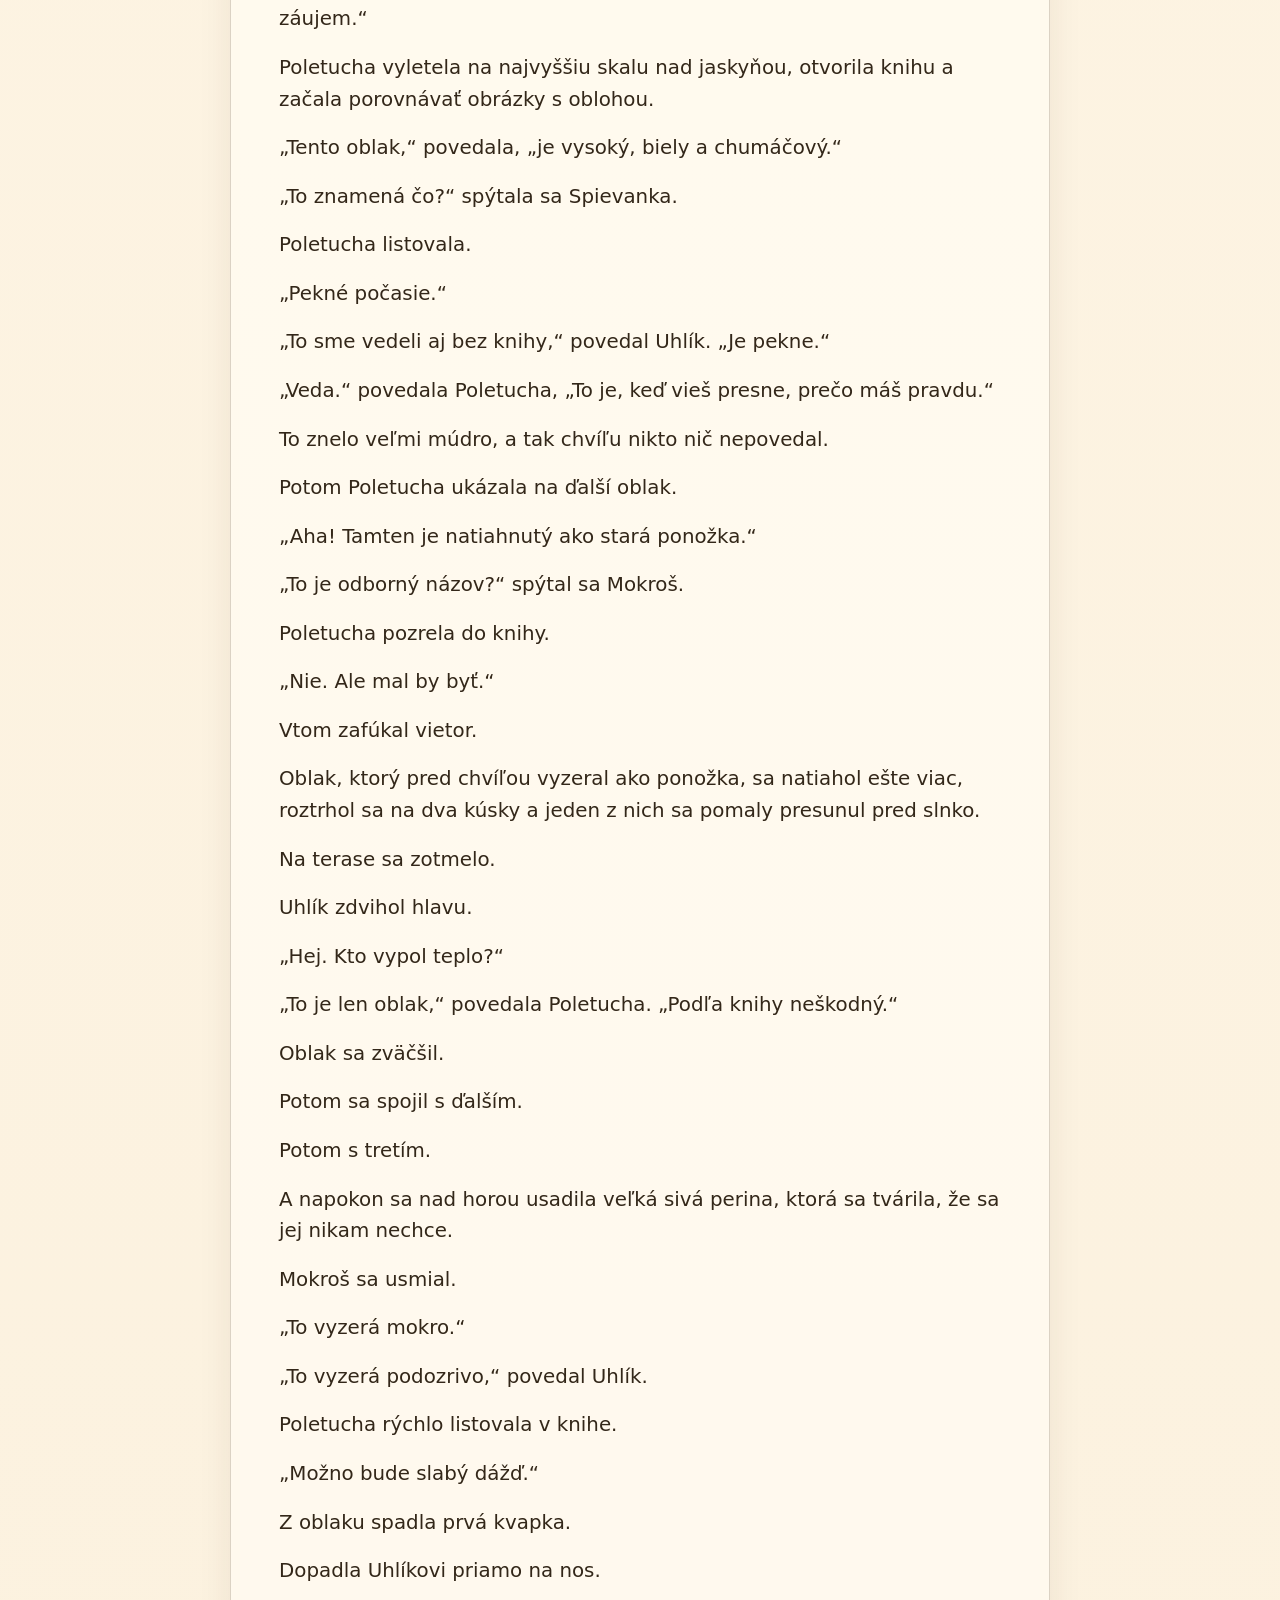
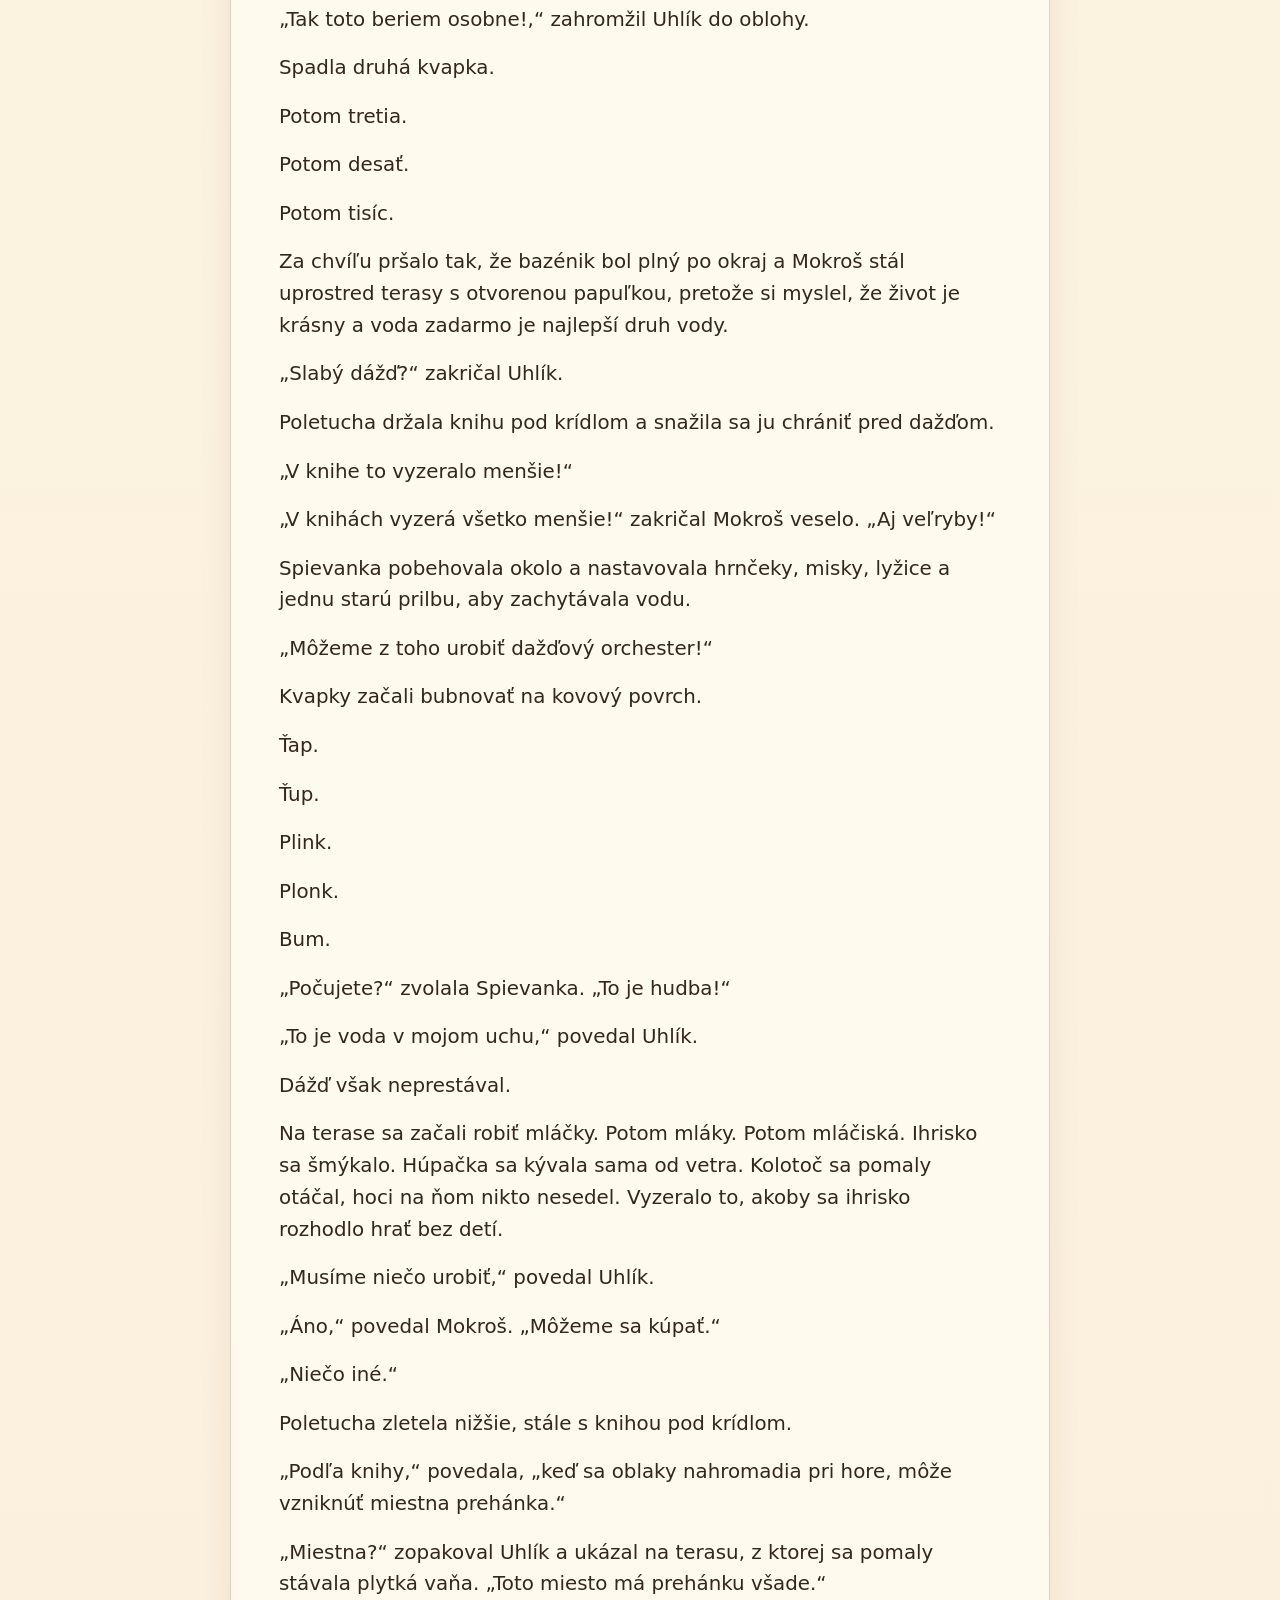
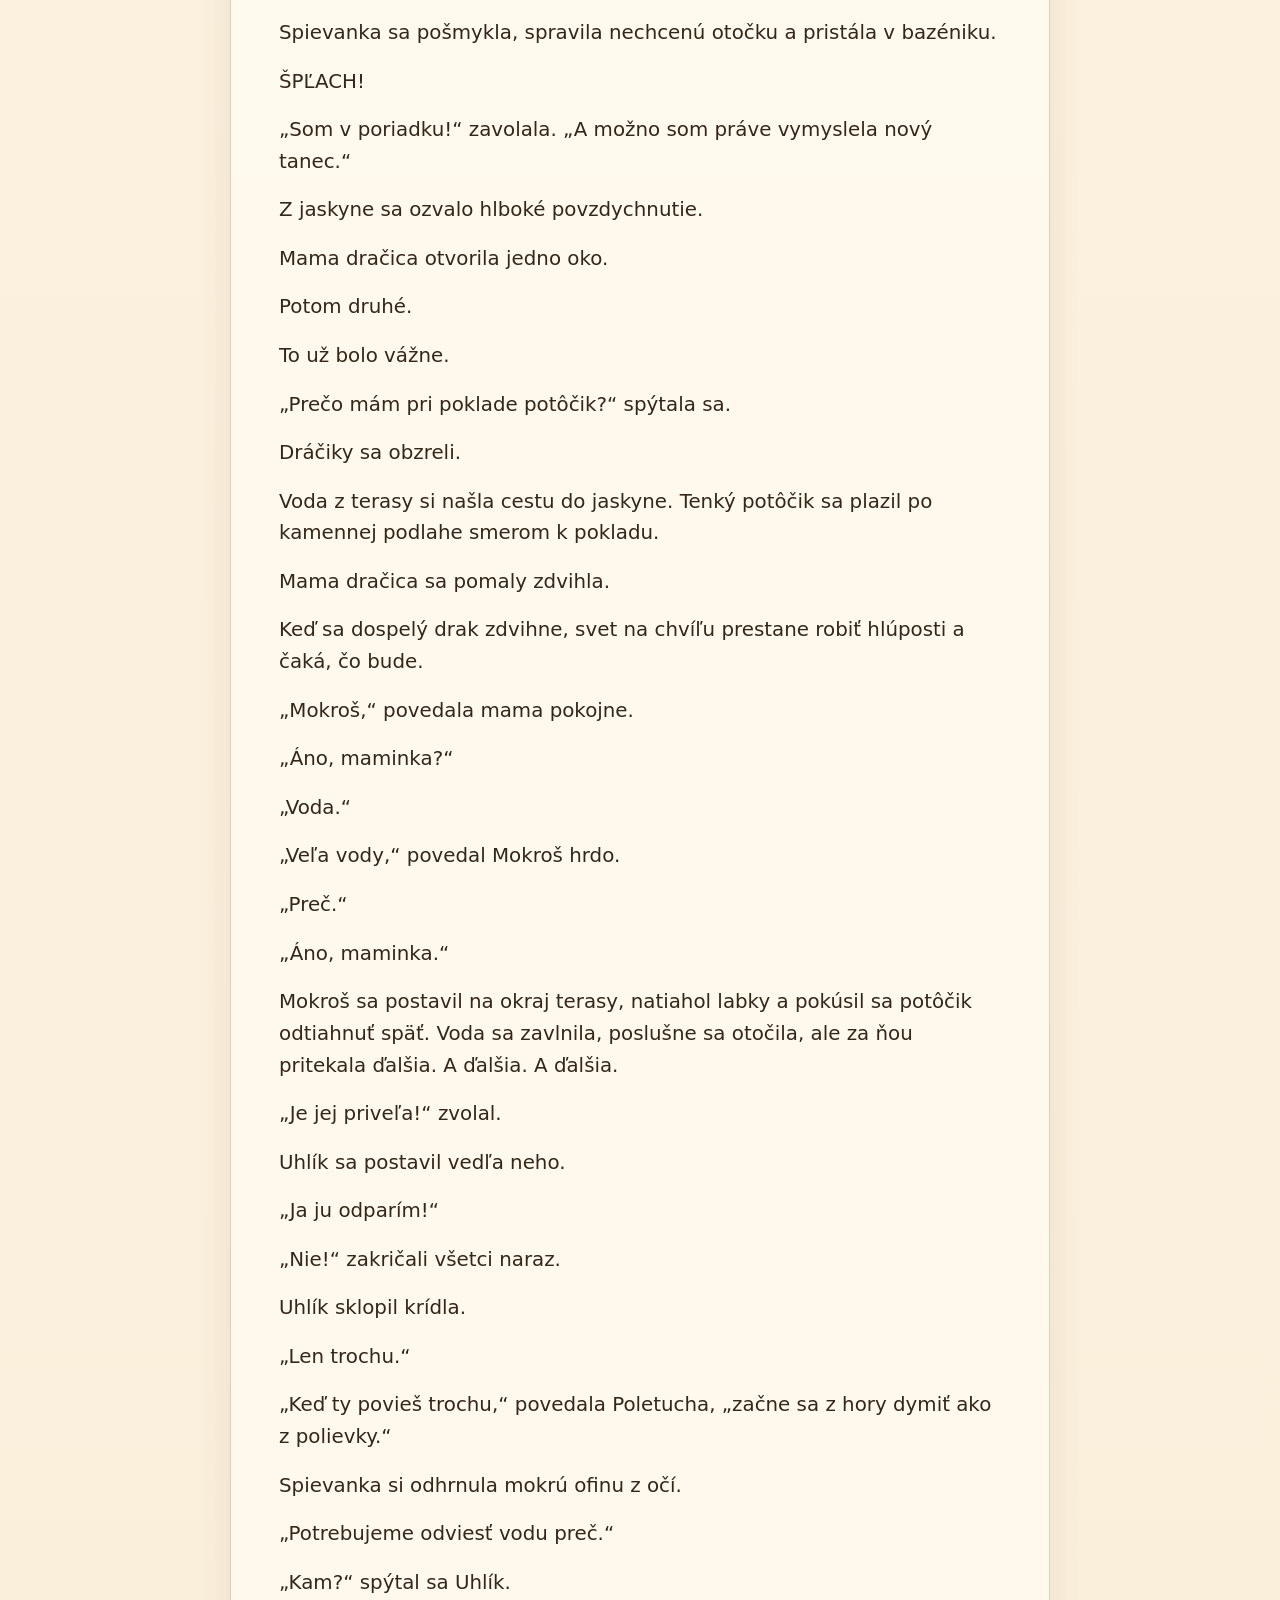
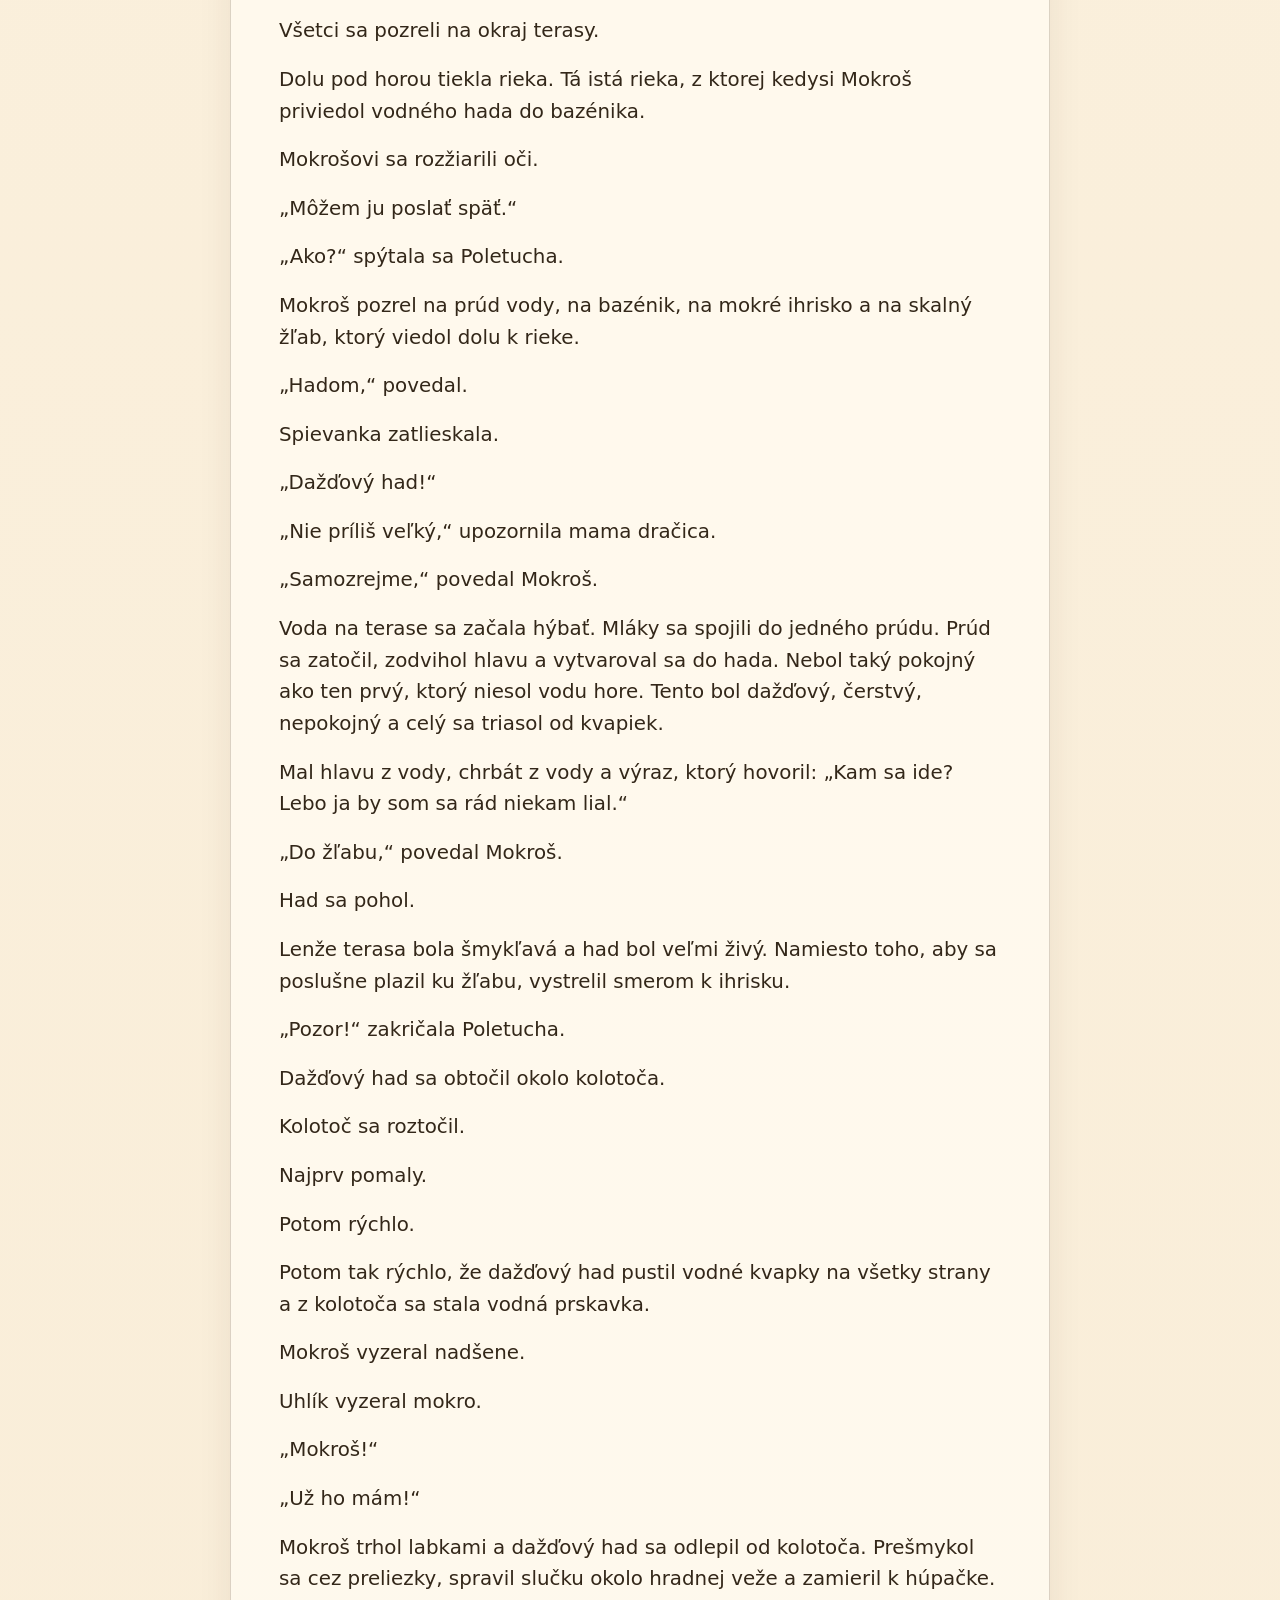
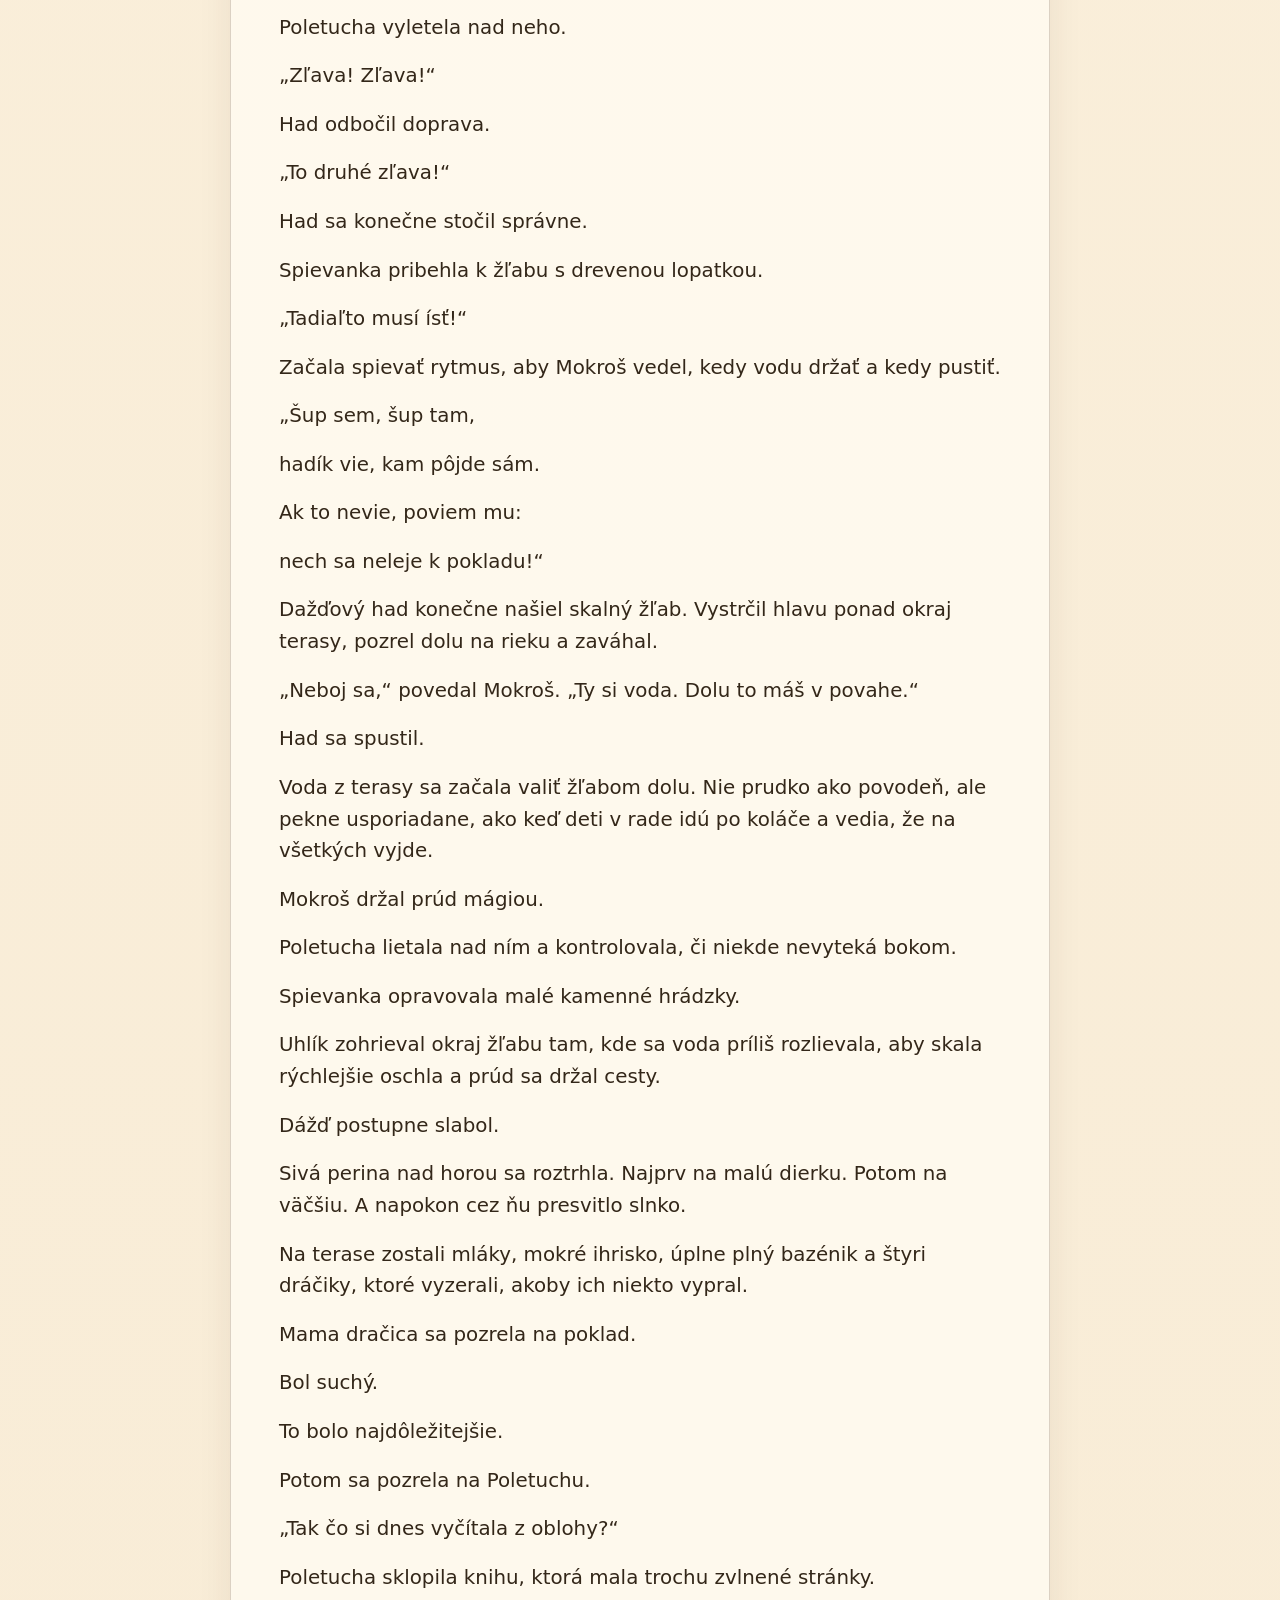
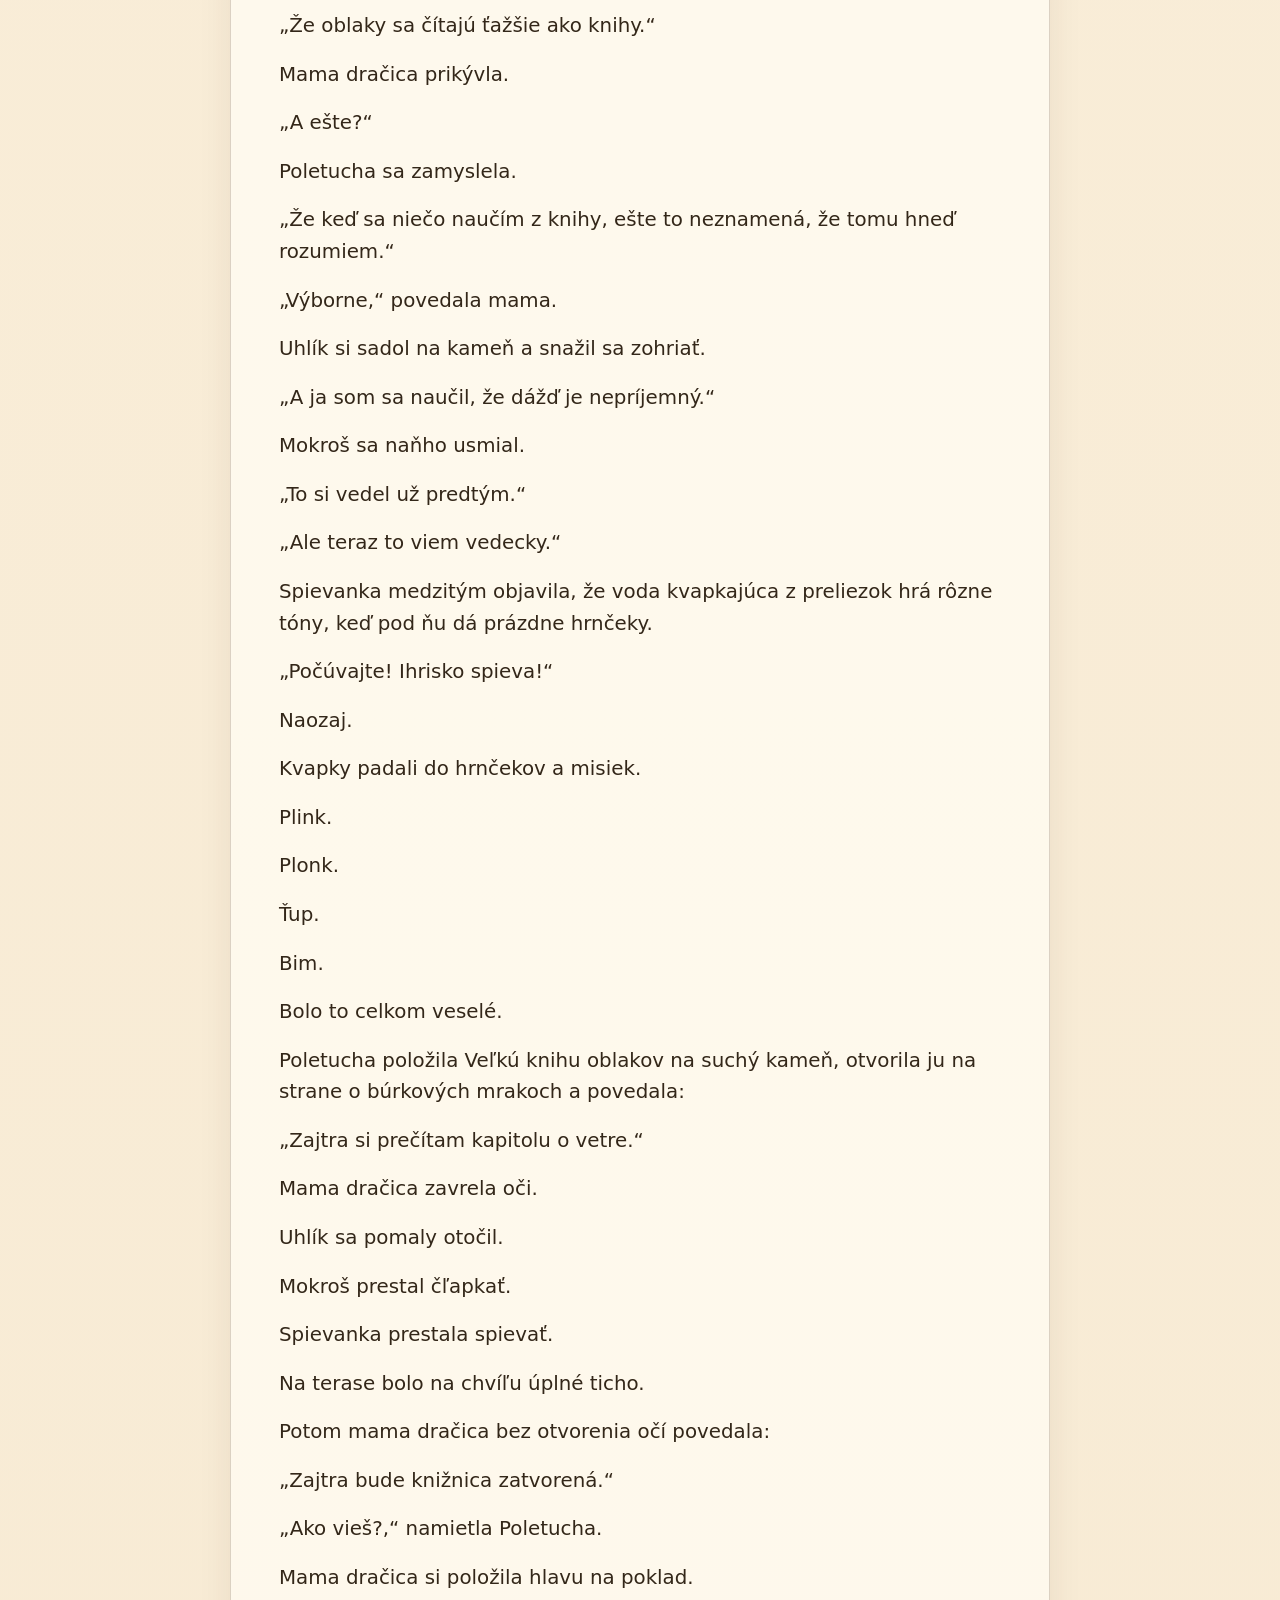
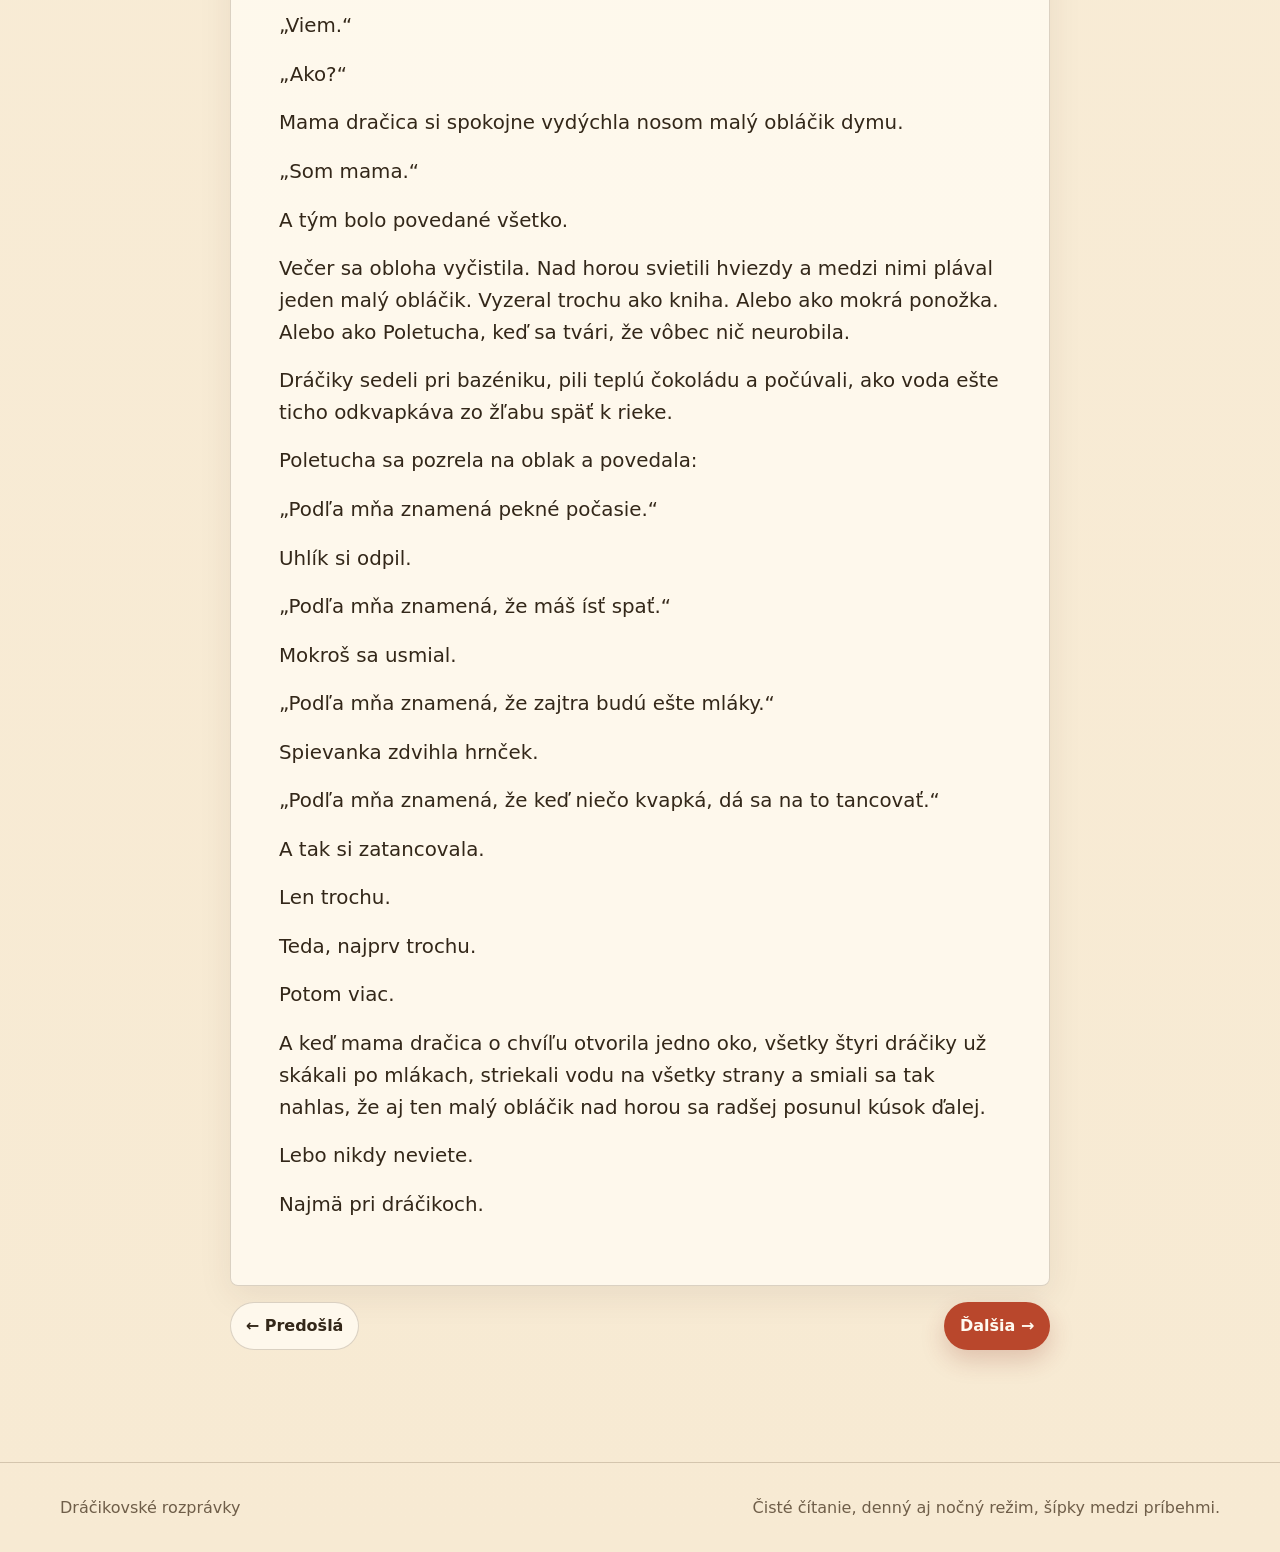
<file: rozpravky/02-ako-poletucha-skoro-precitala-oblohu.html>
<!doctype html>
<html lang="sk">
  <head>
    <meta charset="utf-8">
    <meta name="viewport" content="width=device-width, initial-scale=1">
    <title>Ako Poletucha skoro prečítala oblohu | Dráčikovské rozprávky</title>
    <meta name="description" content="Poletucha zistí, že vedieť niečo z knihy ešte neznamená vedieť to hneď používať.">
    <link rel="stylesheet" href="../assets/css/styles.css?v=20260522-2">
    <!-- Google tag (gtag.js) -->
    <script async src="https://www.googletagmanager.com/gtag/js?id=G-J6G9STTTB1"></script>
    <script>
      window.dataLayer = window.dataLayer || [];
      function gtag(){dataLayer.push(arguments);}
      gtag('js', new Date());

      gtag('config', 'G-J6G9STTTB1');
    </script>
  </head>
  <body>
    
  <header class="site-header">
    <nav class="nav" aria-label="Hlavná navigácia">
      <a class="brand" href="../index.html">
        <span class="brand-mark" aria-hidden="true">D</span>
        <span>Dráčikovské rozprávky</span>
      </a>
      <div class="nav-links">
        <a href="../rozpravky/" aria-current="page">Rozprávky</a>
        <a href="../postavy/">Postavy</a>
        <a href="../mapa/">Mapa</a>
        <a href="../pre-rodicov/">Pre rodičov</a>
        <button class="theme-toggle" type="button" data-theme-toggle>Nočný režim</button>
      </div>
    </nav>
  </header>
    <main class="page reader">
      <article class="reader-card">
        <a class="back-link" href="index.html">← Všetky rozprávky</a>
        <p class="eyebrow">Rozprávka 2</p>
        <h1>Ako Poletucha skoro prečítala oblohu</h1>
        <div class="reader-meta">
          <span class="tag">12 min čítania</span>
          <span class="tag">knihy, oblaky a dážď</span>
        </div>
        <img class="reader-illustration" src="../assets/story-scenes/02-poletucha-dazd.png" alt="Ako Poletucha skoro prečítala oblohu">
        <aside class="reading-note">
          <strong>Pre večerné čítanie</strong>
          <p>Poletucha zistí, že vedieť niečo z knihy ešte neznamená vedieť to hneď používať.</p>
        </aside>
        <div class="story-text">
            <p>Ráno v dračej jaskyni začalo tak ako zvyčajne.</p>
            <p>Slnečný lúč sa opatrne pretiahol cez vchod, poskočil po jednej zlatej minci, potom po druhej, chvíľu sa tváril, že nevie, kam ide, a napokon pošteklil Uhlíka na nose.</p>
            <p>Uhlík sa zo sna zamračil.</p>
            <p>„Nie,“ zamrmlal.</p>
            <p>Lúč ho pošteklil ešte raz.</p>
            <p>„Hapčí!“</p>
            <p>Z Uhlíkovho nosa vyletela ohnivá guľa, prefrčala ponad spiacich súrodencov, minula maminu zadnú labu, odrazila sa od bronzového štítu, ktorý tam kedysi niekto odložil a potom sa k nemu už nikdy nepriznal, a zapadla rovno pod kamenný stôl v kuchyni.</p>
            <p>Raždie vzbĺklo.</p>
            <p>Kamenná doska sa začala zohrievať.</p>
            <p>Štyri farebné hrnčeky na nej začali jemne klopkať, ako sa v nich zohrievala varená čokoláda.</p>
            <p>Najprv sa zobudil Mokroš.</p>
            <p>„Cítim čokoládu,“ povedal s očami ešte zatvorenými. „Ak je to sen, nech ma nikto nebudí.“</p>
            <p>Potom sa zobudila Spievanka. Najprv si natiahla jednu labku, potom druhú, potom jedno krídlo, potom druhé, a pri tom všetkom si pospevovala tak potichu, že to znelo ako vankúš, ktorý sa učí spievať.</p>
            <p>Poletucha sa nezobudila.</p>
            <p>To bolo zvláštne.</p>
            <p>Poletucha sa zvyčajne zobúdzala rýchlo. Niekedy tak rýchlo, že bola hore skôr, než vôbec zistila, že spala. Teraz však ležala na boku, čumák mala zaborený v otvorenej knihe a jedno krídlo jej trčalo do vzduchu ako malý zelený stan.</p>
            <p>Uhlík k nej podišiel.</p>
            <p>„Poletucha.“</p>
            <p>Nič.</p>
            <p>„Poletucha!“</p>
            <p>Nič.</p>
            <p>Mokroš si odpil z modrého hrnčeka a povedal:</p>
            <p>„Skús jej povedať, že jej horí kniha.“</p>
            <p>Uhlík sa nadýchol.</p>
            <p>Poletucha okamžite vyskočila.</p>
            <p>„Kde?!“</p>
            <p>Rozhliadla sa tak rýchlo, že skoro trafila Uhlíka krídlom po nose.</p>
            <p>„Nikde,“ povedal Mokroš. „Len sme ťa chceli zobudiť.“</p>
            <p>Poletucha si pritlačila knihu k hrudi.</p>
            <p>„S knihami sa takto nežartuje.“</p>
            <p>„S tebou sa inak nedá,“ povedal Uhlík.</p>
            <p>Poletucha si sadla ku kamennému stolu a vzala si svoj zelený hrnček. Pod očami mala tmavé krúžky.</p>
            <p>„Čítala si celú noc?“ spýtala sa Spievanka.</p>
            <p>„Nie celú,“ povedala Poletucha.</p>
            <p>Všetci sa na ňu pozreli.</p>
            <p>„Dobre. Celú.“</p>
            <p>„O čom bola?“ spýtala sa Spievanka.</p>
            <p>Poletuche sa rozžiarili oči.</p>
            <p>„O oblakoch.“</p>
            <p>Uhlík prestal piť.</p>
            <p>„O čom?“</p>
            <p>„O oblakoch,“ zopakovala Poletucha. „Volá sa to Veľká kniha oblakov, pary, hmly, dažďa a iných vecí, ktoré padajú zhora a tvária sa, že s tým nič nemajú.“</p>
            <p>Mokroš sa naklonil bližšie.</p>
            <p>„Je tam dážď?“</p>
            <p>„Veľa dažďa.“</p>
            <p>„To znie ako múdra kniha.“</p>
            <p>„A píše sa tam,“ pokračovala Poletucha dôležito, „že oblaky sa dajú podľa tvaru čítať.“</p>
            <p>Spievanka zatlieskala.</p>
            <p>„Obloha je kniha!“</p>
            <p>„Presne,“ povedala Poletucha. „A ja ju dnes prečítam.“</p>
            <p>Uhlík pozrel von z jaskyne. Nad horou sa naozaj vznášali oblaky. Veľké, biele a pomalé. Jeden vyzeral ako baran. Druhý ako rozliaty tvaroh. Tretí ako kráľovský klobúk po tom, čo si naň sadla koza.</p>
            <p>„A čo sa z oblakov číta?“ spýtal sa Uhlík.</p>
            <p>„Počasie. Znamenia. Možno budúcnosť.“</p>
            <p>Mama dračica, ktorá dovtedy spala na poklade a tvárila sa, že nič nepočuje, otvorila jedno oko.</p>
            <p>„Budúcnosť radšej nechajte budúcnosti,“ zamrmlala. „Aj tak príde sama a zvyčajne nezaklope.“</p>
            <p>„Budem to robiť opatrne,“ sľúbila Poletucha.</p>
            <p>Mama dračica zavrela oko.</p>
            <p>„To hovoríš vždy pred tým, než niekde narazíš.“</p>
            <p>Poletucha sa tvárila, že to nepočula. Išlo jej to výborne, lebo keď sa začítala, nepočula naozaj nič.</p>
            <p>Po raňajkách vyšli dráčiky na terasu.</p>
            <p>Terasa bola čoraz krajšia. Na jednej strane stálo ihrisko s húpačkou nad priepasťou, preliezkami, rýchlym kolotočom a hradom na rytierske zápasy. Na druhej strane sa ligotal kamenný bazénik, ktorý si dráčiky postavili jedného horúceho dňa, keď Mokroš tvrdil, že sa topí suchom.</p>
            <p>Mokroš si hneď namočil chvost.</p>
            <p>„Len čítaj,“ povedal Poletuche. „Ak z oblohy vyčítaš dážď, mám záujem.“</p>
            <p>Poletucha vyletela na najvyššiu skalu nad jaskyňou, otvorila knihu a začala porovnávať obrázky s oblohou.</p>
            <p>„Tento oblak,“ povedala, „je vysoký, biely a chumáčový.“</p>
            <p>„To znamená čo?“ spýtala sa Spievanka.</p>
            <p>Poletucha listovala.</p>
            <p>„Pekné počasie.“</p>
            <p>„To sme vedeli aj bez knihy,“ povedal Uhlík. „Je pekne.“</p>
            <p>„Veda.“ povedala Poletucha, „To je, keď vieš presne, prečo máš pravdu.“</p>
            <p>To znelo veľmi múdro, a tak chvíľu nikto nič nepovedal.</p>
            <p>Potom Poletucha ukázala na ďalší oblak.</p>
            <p>„Aha! Tamten je natiahnutý ako stará ponožka.“</p>
            <p>„To je odborný názov?“ spýtal sa Mokroš.</p>
            <p>Poletucha pozrela do knihy.</p>
            <p>„Nie. Ale mal by byť.“</p>
            <p>Vtom zafúkal vietor.</p>
            <p>Oblak, ktorý pred chvíľou vyzeral ako ponožka, sa natiahol ešte viac, roztrhol sa na dva kúsky a jeden z nich sa pomaly presunul pred slnko.</p>
            <p>Na terase sa zotmelo.</p>
            <p>Uhlík zdvihol hlavu.</p>
            <p>„Hej. Kto vypol teplo?“</p>
            <p>„To je len oblak,“ povedala Poletucha. „Podľa knihy neškodný.“</p>
            <p>Oblak sa zväčšil.</p>
            <p>Potom sa spojil s ďalším.</p>
            <p>Potom s tretím.</p>
            <p>A napokon sa nad horou usadila veľká sivá perina, ktorá sa tvárila, že sa jej nikam nechce.</p>
            <p>Mokroš sa usmial.</p>
            <p>„To vyzerá mokro.“</p>
            <p>„To vyzerá podozrivo,“ povedal Uhlík.</p>
            <p>Poletucha rýchlo listovala v knihe.</p>
            <p>„Možno bude slabý dážď.“</p>
            <p>Z oblaku spadla prvá kvapka.</p>
            <p>Dopadla Uhlíkovi priamo na nos.</p>
            <p>„Tak toto beriem osobne!,“ zahromžil Uhlík do oblohy.</p>
            <p>Spadla druhá kvapka.</p>
            <p>Potom tretia.</p>
            <p>Potom desať.</p>
            <p>Potom tisíc.</p>
            <p>Za chvíľu pršalo tak, že bazénik bol plný po okraj a Mokroš stál uprostred terasy s otvorenou papuľkou, pretože si myslel, že život je krásny a voda zadarmo je najlepší druh vody.</p>
            <p>„Slabý dážď?“ zakričal Uhlík.</p>
            <p>Poletucha držala knihu pod krídlom a snažila sa ju chrániť pred dažďom.</p>
            <p>„V knihe to vyzeralo menšie!“</p>
            <p>„V knihách vyzerá všetko menšie!“ zakričal Mokroš veselo. „Aj veľryby!“</p>
            <p>Spievanka pobehovala okolo a nastavovala hrnčeky, misky, lyžice a jednu starú prilbu, aby zachytávala vodu.</p>
            <p>„Môžeme z toho urobiť dažďový orchester!“</p>
            <p>Kvapky začali bubnovať na kovový povrch.</p>
            <p>Ťap.</p>
            <p>Ťup.</p>
            <p>Plink.</p>
            <p>Plonk.</p>
            <p>Bum.</p>
            <p>„Počujete?“ zvolala Spievanka. „To je hudba!“</p>
            <p>„To je voda v mojom uchu,“ povedal Uhlík.</p>
            <p>Dážď však neprestával.</p>
            <p>Na terase sa začali robiť mláčky. Potom mláky. Potom mláčiská. Ihrisko sa šmýkalo. Húpačka sa kývala sama od vetra. Kolotoč sa pomaly otáčal, hoci na ňom nikto nesedel. Vyzeralo to, akoby sa ihrisko rozhodlo hrať bez detí.</p>
            <p>„Musíme niečo urobiť,“ povedal Uhlík.</p>
            <p>„Áno,“ povedal Mokroš. „Môžeme sa kúpať.“</p>
            <p>„Niečo iné.“</p>
            <p>Poletucha zletela nižšie, stále s knihou pod krídlom.</p>
            <p>„Podľa knihy,“ povedala, „keď sa oblaky nahromadia pri hore, môže vzniknúť miestna prehánka.“</p>
            <p>„Miestna?“ zopakoval Uhlík a ukázal na terasu, z ktorej sa pomaly stávala plytká vaňa. „Toto miesto má prehánku všade.“</p>
            <p>Spievanka sa pošmykla, spravila nechcenú otočku a pristála v bazéniku.</p>
            <p>ŠPĽACH!</p>
            <p>„Som v poriadku!“ zavolala. „A možno som práve vymyslela nový tanec.“</p>
            <p>Z jaskyne sa ozvalo hlboké povzdychnutie.</p>
            <p>Mama dračica otvorila jedno oko.</p>
            <p>Potom druhé.</p>
            <p>To už bolo vážne.</p>
            <p>„Prečo mám pri poklade potôčik?“ spýtala sa.</p>
            <p>Dráčiky sa obzreli.</p>
            <p>Voda z terasy si našla cestu do jaskyne. Tenký potôčik sa plazil po kamennej podlahe smerom k pokladu.</p>
            <p>Mama dračica sa pomaly zdvihla.</p>
            <p>Keď sa dospelý drak zdvihne, svet na chvíľu prestane robiť hlúposti a čaká, čo bude.</p>
            <p>„Mokroš,“ povedala mama pokojne.</p>
            <p>„Áno, maminka?“</p>
            <p>„Voda.“</p>
            <p>„Veľa vody,“ povedal Mokroš hrdo.</p>
            <p>„Preč.“</p>
            <p>„Áno, maminka.“</p>
            <p>Mokroš sa postavil na okraj terasy, natiahol labky a pokúsil sa potôčik odtiahnuť späť. Voda sa zavlnila, poslušne sa otočila, ale za ňou pritekala ďalšia. A ďalšia. A ďalšia.</p>
            <p>„Je jej priveľa!“ zvolal.</p>
            <p>Uhlík sa postavil vedľa neho.</p>
            <p>„Ja ju odparím!“</p>
            <p>„Nie!“ zakričali všetci naraz.</p>
            <p>Uhlík sklopil krídla.</p>
            <p>„Len trochu.“</p>
            <p>„Keď ty povieš trochu,“ povedala Poletucha, „začne sa z hory dymiť ako z polievky.“</p>
            <p>Spievanka si odhrnula mokrú ofinu z očí.</p>
            <p>„Potrebujeme odviesť vodu preč.“</p>
            <p>„Kam?“ spýtal sa Uhlík.</p>
            <p>Všetci sa pozreli na okraj terasy.</p>
            <p>Dolu pod horou tiekla rieka. Tá istá rieka, z ktorej kedysi Mokroš priviedol vodného hada do bazénika.</p>
            <p>Mokrošovi sa rozžiarili oči.</p>
            <p>„Môžem ju poslať späť.“</p>
            <p>„Ako?“ spýtala sa Poletucha.</p>
            <p>Mokroš pozrel na prúd vody, na bazénik, na mokré ihrisko a na skalný žľab, ktorý viedol dolu k rieke.</p>
            <p>„Hadom,“ povedal.</p>
            <p>Spievanka zatlieskala.</p>
            <p>„Dažďový had!“</p>
            <p>„Nie príliš veľký,“ upozornila mama dračica.</p>
            <p>„Samozrejme,“ povedal Mokroš.</p>
            <p>Voda na terase sa začala hýbať. Mláky sa spojili do jedného prúdu. Prúd sa zatočil, zodvihol hlavu a vytvaroval sa do hada. Nebol taký pokojný ako ten prvý, ktorý niesol vodu hore. Tento bol dažďový, čerstvý, nepokojný a celý sa triasol od kvapiek.</p>
            <p>Mal hlavu z vody, chrbát z vody a výraz, ktorý hovoril: „Kam sa ide? Lebo ja by som sa rád niekam lial.“</p>
            <p>„Do žľabu,“ povedal Mokroš.</p>
            <p>Had sa pohol.</p>
            <p>Lenže terasa bola šmykľavá a had bol veľmi živý. Namiesto toho, aby sa poslušne plazil ku žľabu, vystrelil smerom k ihrisku.</p>
            <p>„Pozor!“ zakričala Poletucha.</p>
            <p>Dažďový had sa obtočil okolo kolotoča.</p>
            <p>Kolotoč sa roztočil.</p>
            <p>Najprv pomaly.</p>
            <p>Potom rýchlo.</p>
            <p>Potom tak rýchlo, že dažďový had pustil vodné kvapky na všetky strany a z kolotoča sa stala vodná prskavka.</p>
            <p>Mokroš vyzeral nadšene.</p>
            <p>Uhlík vyzeral mokro.</p>
            <p>„Mokroš!“</p>
            <p>„Už ho mám!“</p>
            <p>Mokroš trhol labkami a dažďový had sa odlepil od kolotoča. Prešmykol sa cez preliezky, spravil slučku okolo hradnej veže a zamieril k húpačke.</p>
            <p>Poletucha vyletela nad neho.</p>
            <p>„Zľava! Zľava!“</p>
            <p>Had odbočil doprava.</p>
            <p>„To druhé zľava!“</p>
            <p>Had sa konečne stočil správne.</p>
            <p>Spievanka pribehla k žľabu s drevenou lopatkou.</p>
            <p>„Tadiaľto musí ísť!“</p>
            <p>Začala spievať rytmus, aby Mokroš vedel, kedy vodu držať a kedy pustiť.</p>
            <p>„Šup sem, šup tam,</p>
            <p>hadík vie, kam pôjde sám.</p>
            <p>Ak to nevie, poviem mu:</p>
            <p>nech sa neleje k pokladu!“</p>
            <p>Dažďový had konečne našiel skalný žľab. Vystrčil hlavu ponad okraj terasy, pozrel dolu na rieku a zaváhal.</p>
            <p>„Neboj sa,“ povedal Mokroš. „Ty si voda. Dolu to máš v povahe.“</p>
            <p>Had sa spustil.</p>
            <p>Voda z terasy sa začala valiť žľabom dolu. Nie prudko ako povodeň, ale pekne usporiadane, ako keď deti v rade idú po koláče a vedia, že na všetkých vyjde.</p>
            <p>Mokroš držal prúd mágiou.</p>
            <p>Poletucha lietala nad ním a kontrolovala, či niekde nevyteká bokom.</p>
            <p>Spievanka opravovala malé kamenné hrádzky.</p>
            <p>Uhlík zohrieval okraj žľabu tam, kde sa voda príliš rozlievala, aby skala rýchlejšie oschla a prúd sa držal cesty.</p>
            <p>Dážď postupne slabol.</p>
            <p>Sivá perina nad horou sa roztrhla. Najprv na malú dierku. Potom na väčšiu. A napokon cez ňu presvitlo slnko.</p>
            <p>Na terase zostali mláky, mokré ihrisko, úplne plný bazénik a štyri dráčiky, ktoré vyzerali, akoby ich niekto vypral.</p>
            <p>Mama dračica sa pozrela na poklad.</p>
            <p>Bol suchý.</p>
            <p>To bolo najdôležitejšie.</p>
            <p>Potom sa pozrela na Poletuchu.</p>
            <p>„Tak čo si dnes vyčítala z oblohy?“</p>
            <p>Poletucha sklopila knihu, ktorá mala trochu zvlnené stránky.</p>
            <p>„Že oblaky sa čítajú ťažšie ako knihy.“</p>
            <p>Mama dračica prikývla.</p>
            <p>„A ešte?“</p>
            <p>Poletucha sa zamyslela.</p>
            <p>„Že keď sa niečo naučím z knihy, ešte to neznamená, že tomu hneď rozumiem.“</p>
            <p>„Výborne,“ povedala mama.</p>
            <p>Uhlík si sadol na kameň a snažil sa zohriať.</p>
            <p>„A ja som sa naučil, že dážď je nepríjemný.“</p>
            <p>Mokroš sa naňho usmial.</p>
            <p>„To si vedel už predtým.“</p>
            <p>„Ale teraz to viem vedecky.“</p>
            <p>Spievanka medzitým objavila, že voda kvapkajúca z preliezok hrá rôzne tóny, keď pod ňu dá prázdne hrnčeky.</p>
            <p>„Počúvajte! Ihrisko spieva!“</p>
            <p>Naozaj.</p>
            <p>Kvapky padali do hrnčekov a misiek.</p>
            <p>Plink.</p>
            <p>Plonk.</p>
            <p>Ťup.</p>
            <p>Bim.</p>
            <p>Bolo to celkom veselé.</p>
            <p>Poletucha položila Veľkú knihu oblakov na suchý kameň, otvorila ju na strane o búrkových mrakoch a povedala:</p>
            <p>„Zajtra si prečítam kapitolu o vetre.“</p>
            <p>Mama dračica zavrela oči.</p>
            <p>Uhlík sa pomaly otočil.</p>
            <p>Mokroš prestal čľapkať.</p>
            <p>Spievanka prestala spievať.</p>
            <p>Na terase bolo na chvíľu úplné ticho.</p>
            <p>Potom mama dračica bez otvorenia očí povedala:</p>
            <p>„Zajtra bude knižnica zatvorená.“</p>
            <p>„Ako vieš?,“ namietla Poletucha.</p>
            <p>Mama dračica si položila hlavu na poklad.</p>
            <p>„Viem.“</p>
            <p>„Ako?“</p>
            <p>Mama dračica si spokojne vydýchla nosom malý obláčik dymu.</p>
            <p>„Som mama.“</p>
            <p>A tým bolo povedané všetko.</p>
            <p>Večer sa obloha vyčistila. Nad horou svietili hviezdy a medzi nimi plával jeden malý obláčik. Vyzeral trochu ako kniha. Alebo ako mokrá ponožka. Alebo ako Poletucha, keď sa tvári, že vôbec nič neurobila.</p>
            <p>Dráčiky sedeli pri bazéniku, pili teplú čokoládu a počúvali, ako voda ešte ticho odkvapkáva zo žľabu späť k rieke.</p>
            <p>Poletucha sa pozrela na oblak a povedala:</p>
            <p>„Podľa mňa znamená pekné počasie.“</p>
            <p>Uhlík si odpil.</p>
            <p>„Podľa mňa znamená, že máš ísť spať.“</p>
            <p>Mokroš sa usmial.</p>
            <p>„Podľa mňa znamená, že zajtra budú ešte mláky.“</p>
            <p>Spievanka zdvihla hrnček.</p>
            <p>„Podľa mňa znamená, že keď niečo kvapká, dá sa na to tancovať.“</p>
            <p>A tak si zatancovala.</p>
            <p>Len trochu.</p>
            <p>Teda, najprv trochu.</p>
            <p>Potom viac.</p>
            <p>A keď mama dračica o chvíľu otvorila jedno oko, všetky štyri dráčiky už skákali po mlákach, striekali vodu na všetky strany a smiali sa tak nahlas, že aj ten malý obláčik nad horou sa radšej posunul kúsok ďalej.</p>
            <p>Lebo nikdy neviete.</p>
            <p>Najmä pri dráčikoch.</p>
        </div>
      </article>
      <nav class="reader-nav" aria-label="Navigácia medzi rozprávkami">
        <a class="button secondary" href="01-ako-si-draciky-postavili-bazenik.html">← Predošlá</a>
        <a class="button" href="03-ako-si-draciky-kupili-bicykle.html">Ďalšia →</a>
      </nav>
    </main>
    
  <footer class="site-footer">
    <div class="page">
      <span>Dráčikovské rozprávky</span>
      <span>Čisté čítanie, denný aj nočný režim, šípky medzi príbehmi.</span>
    </div>
  </footer>
  <script src="../assets/js/theme.js" defer></script>
  </body>
</html>
</file>
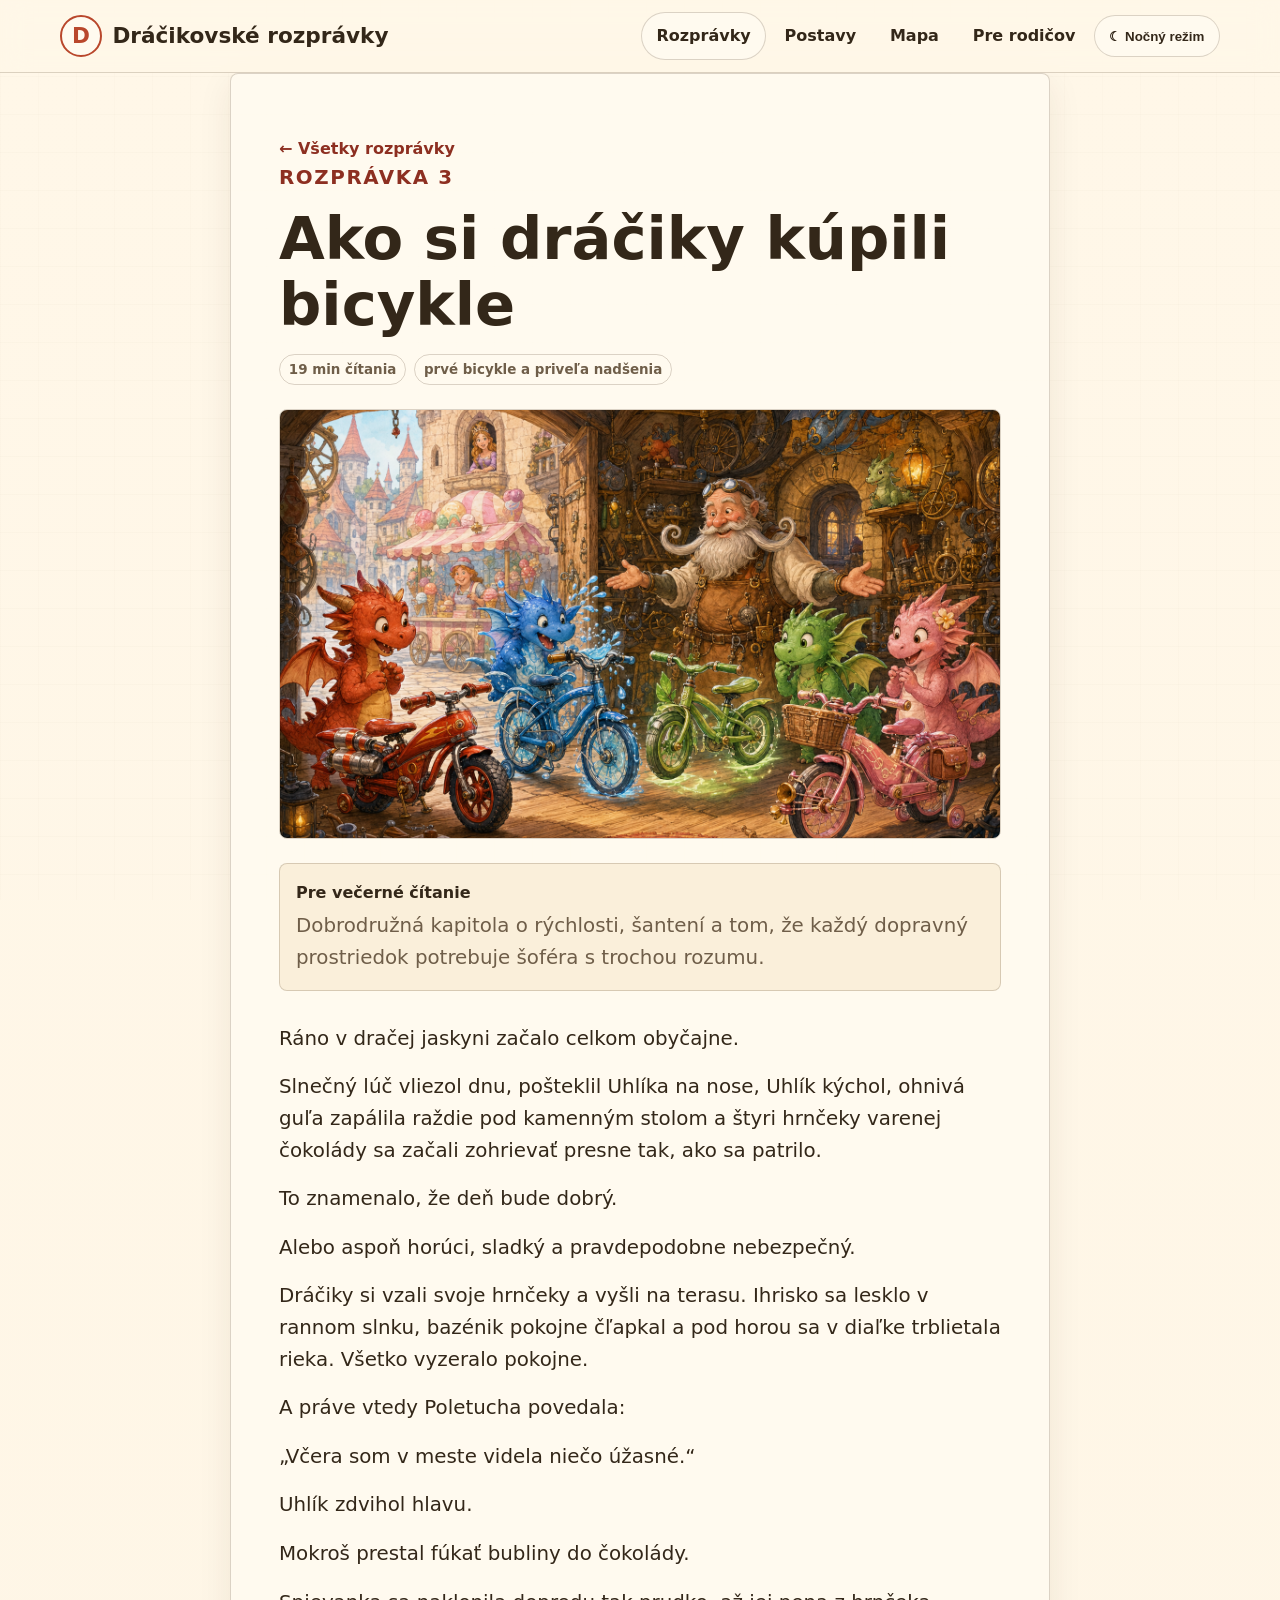
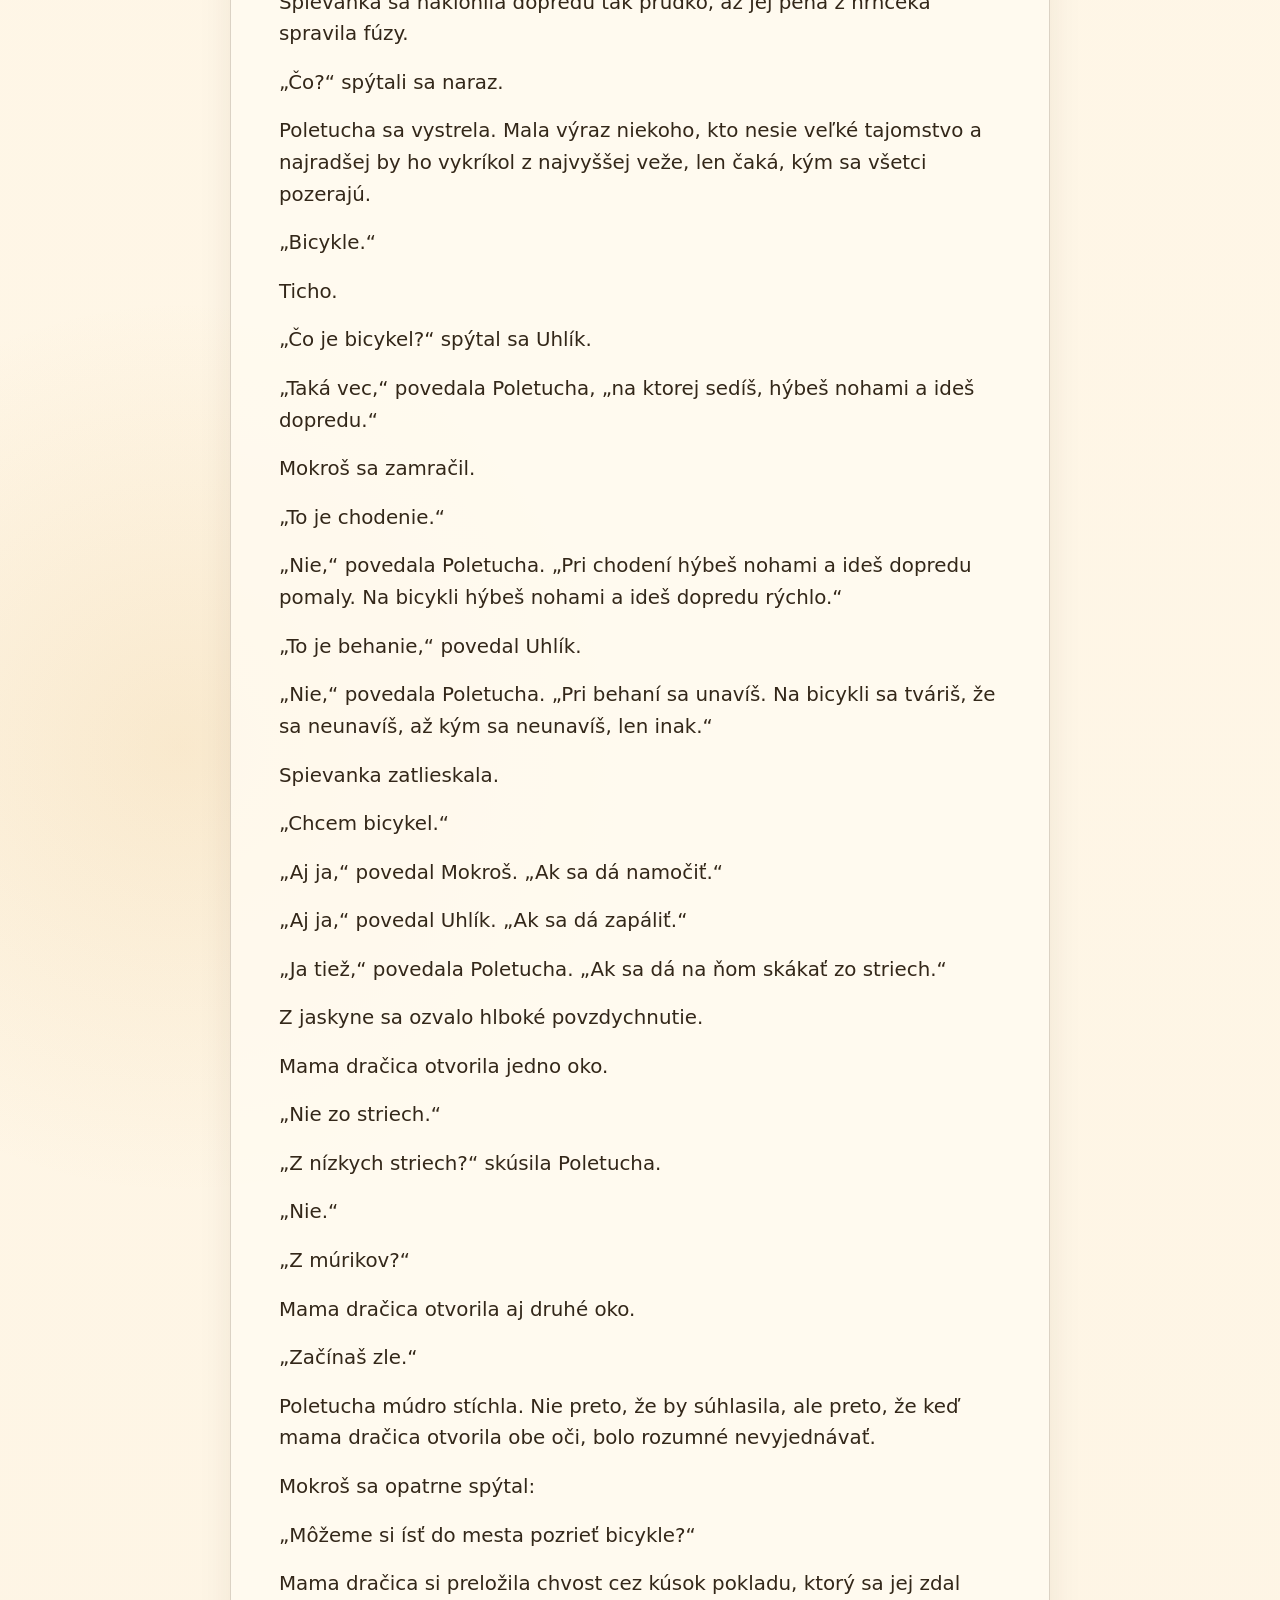
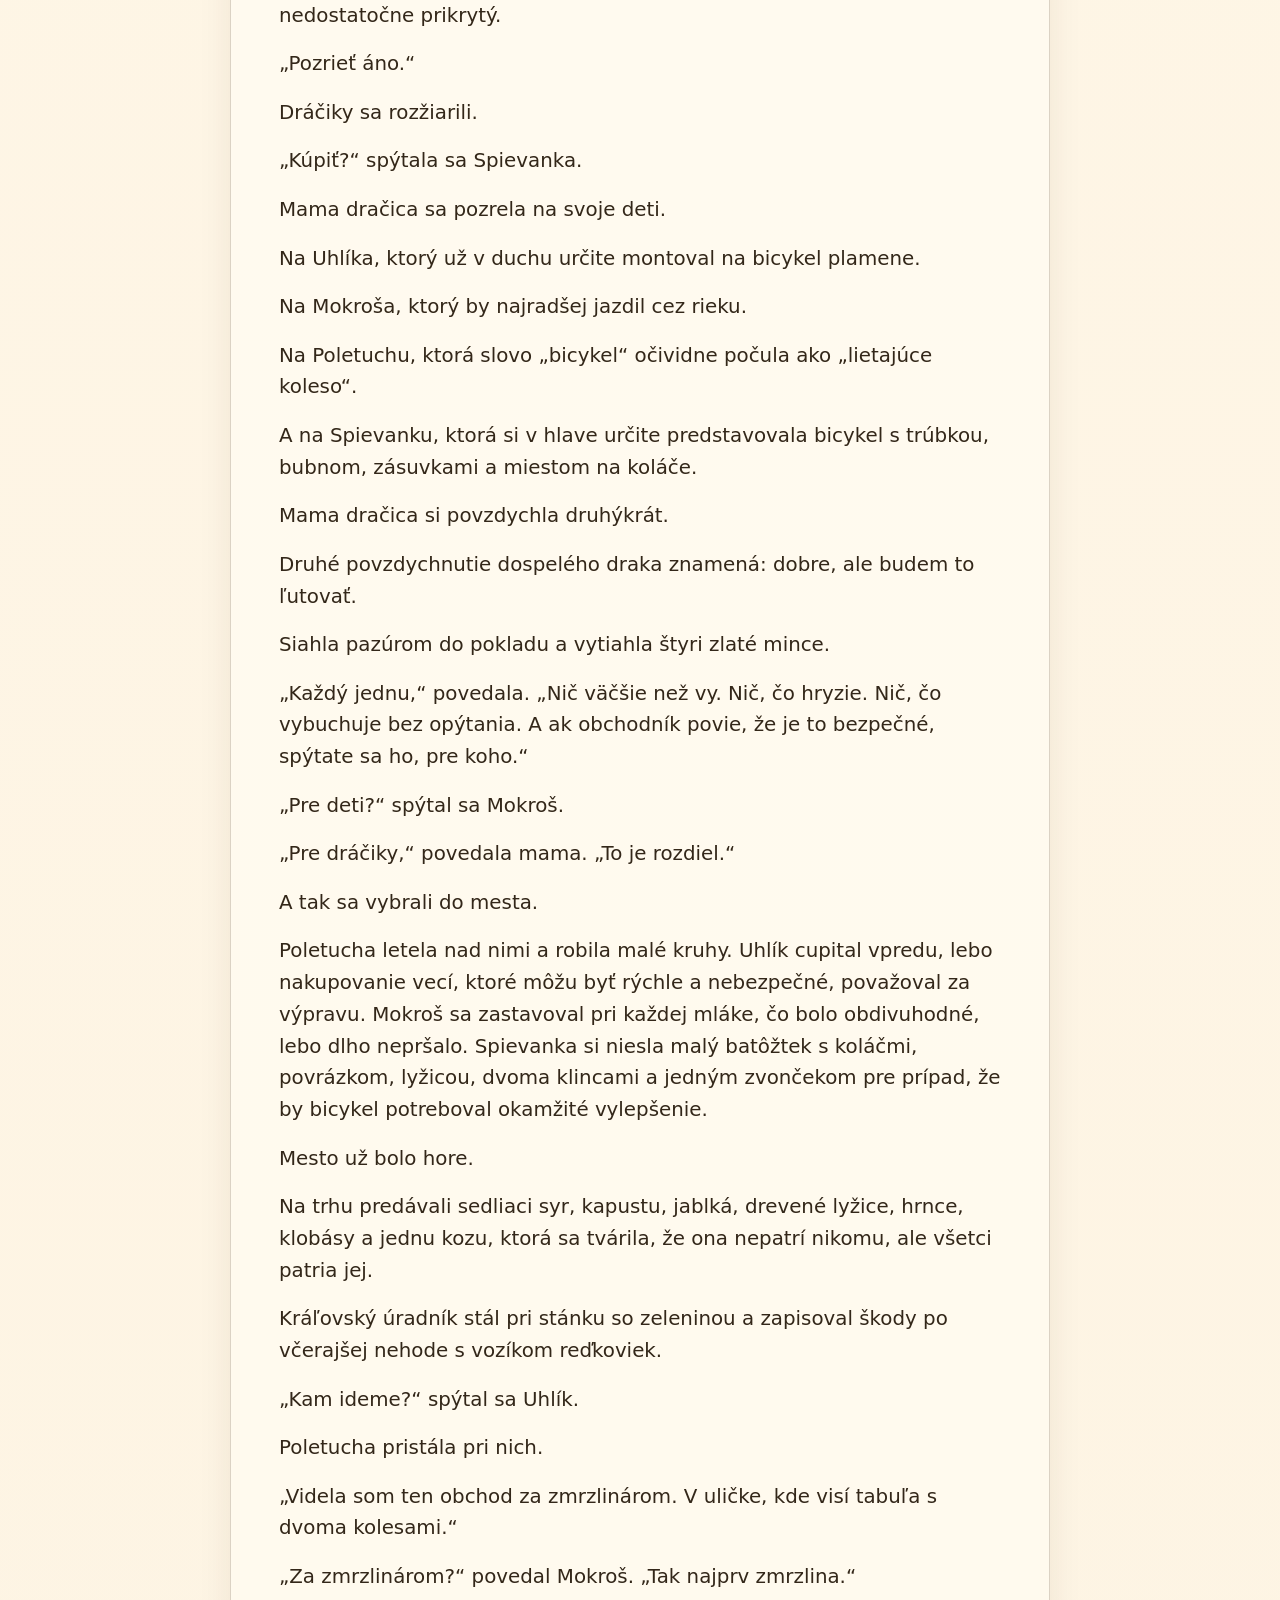
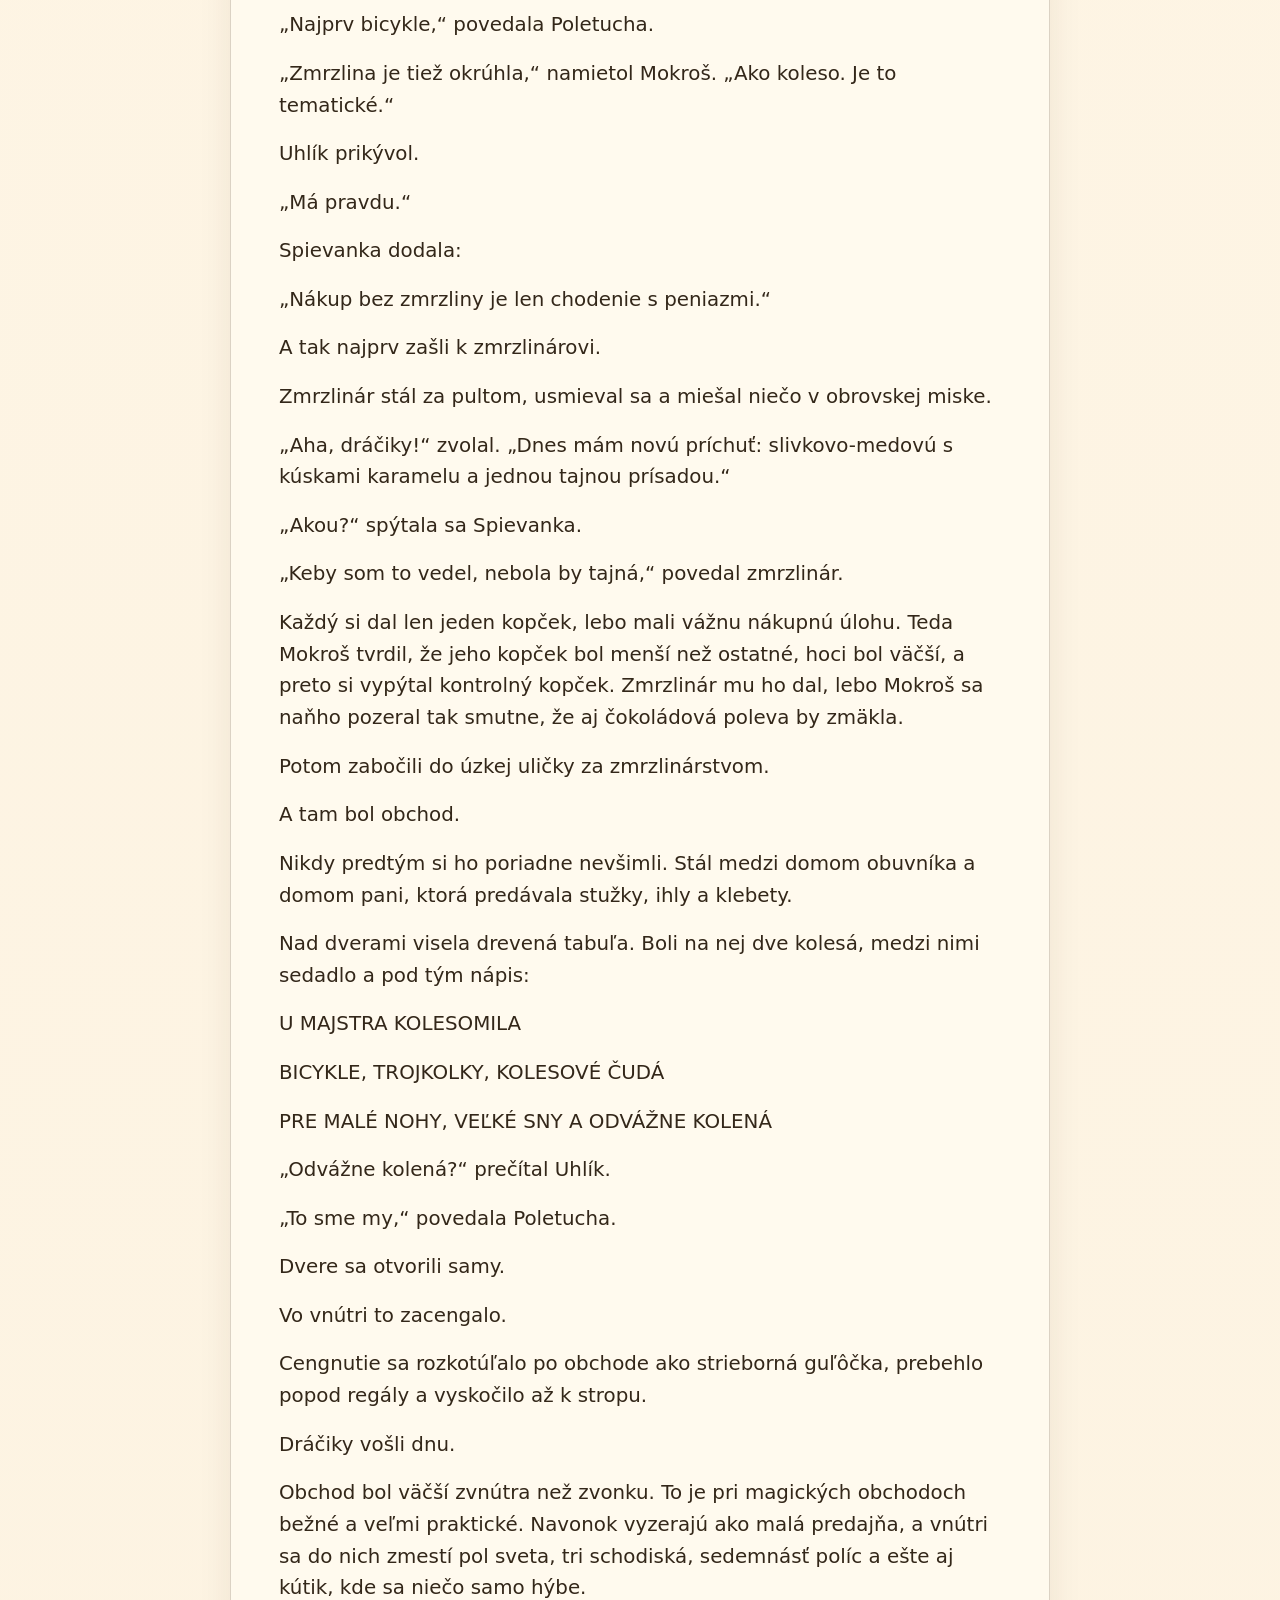
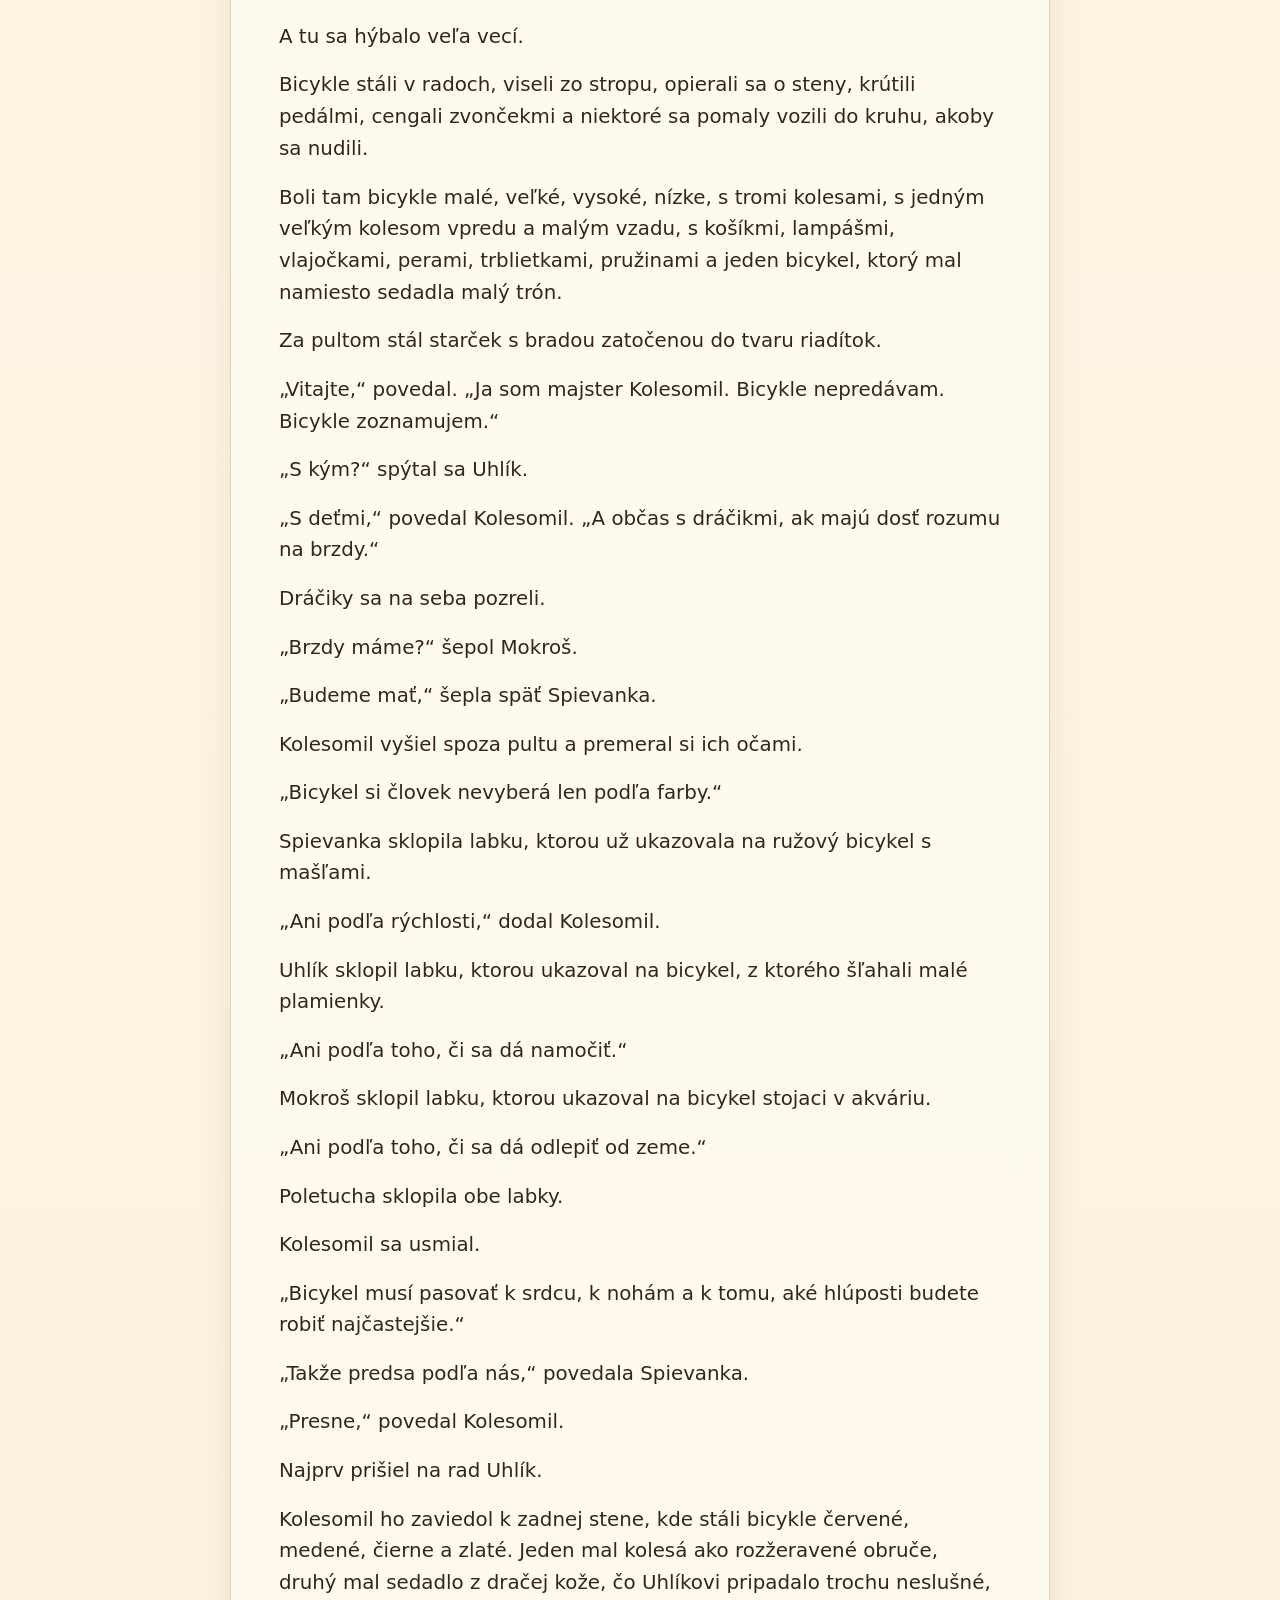
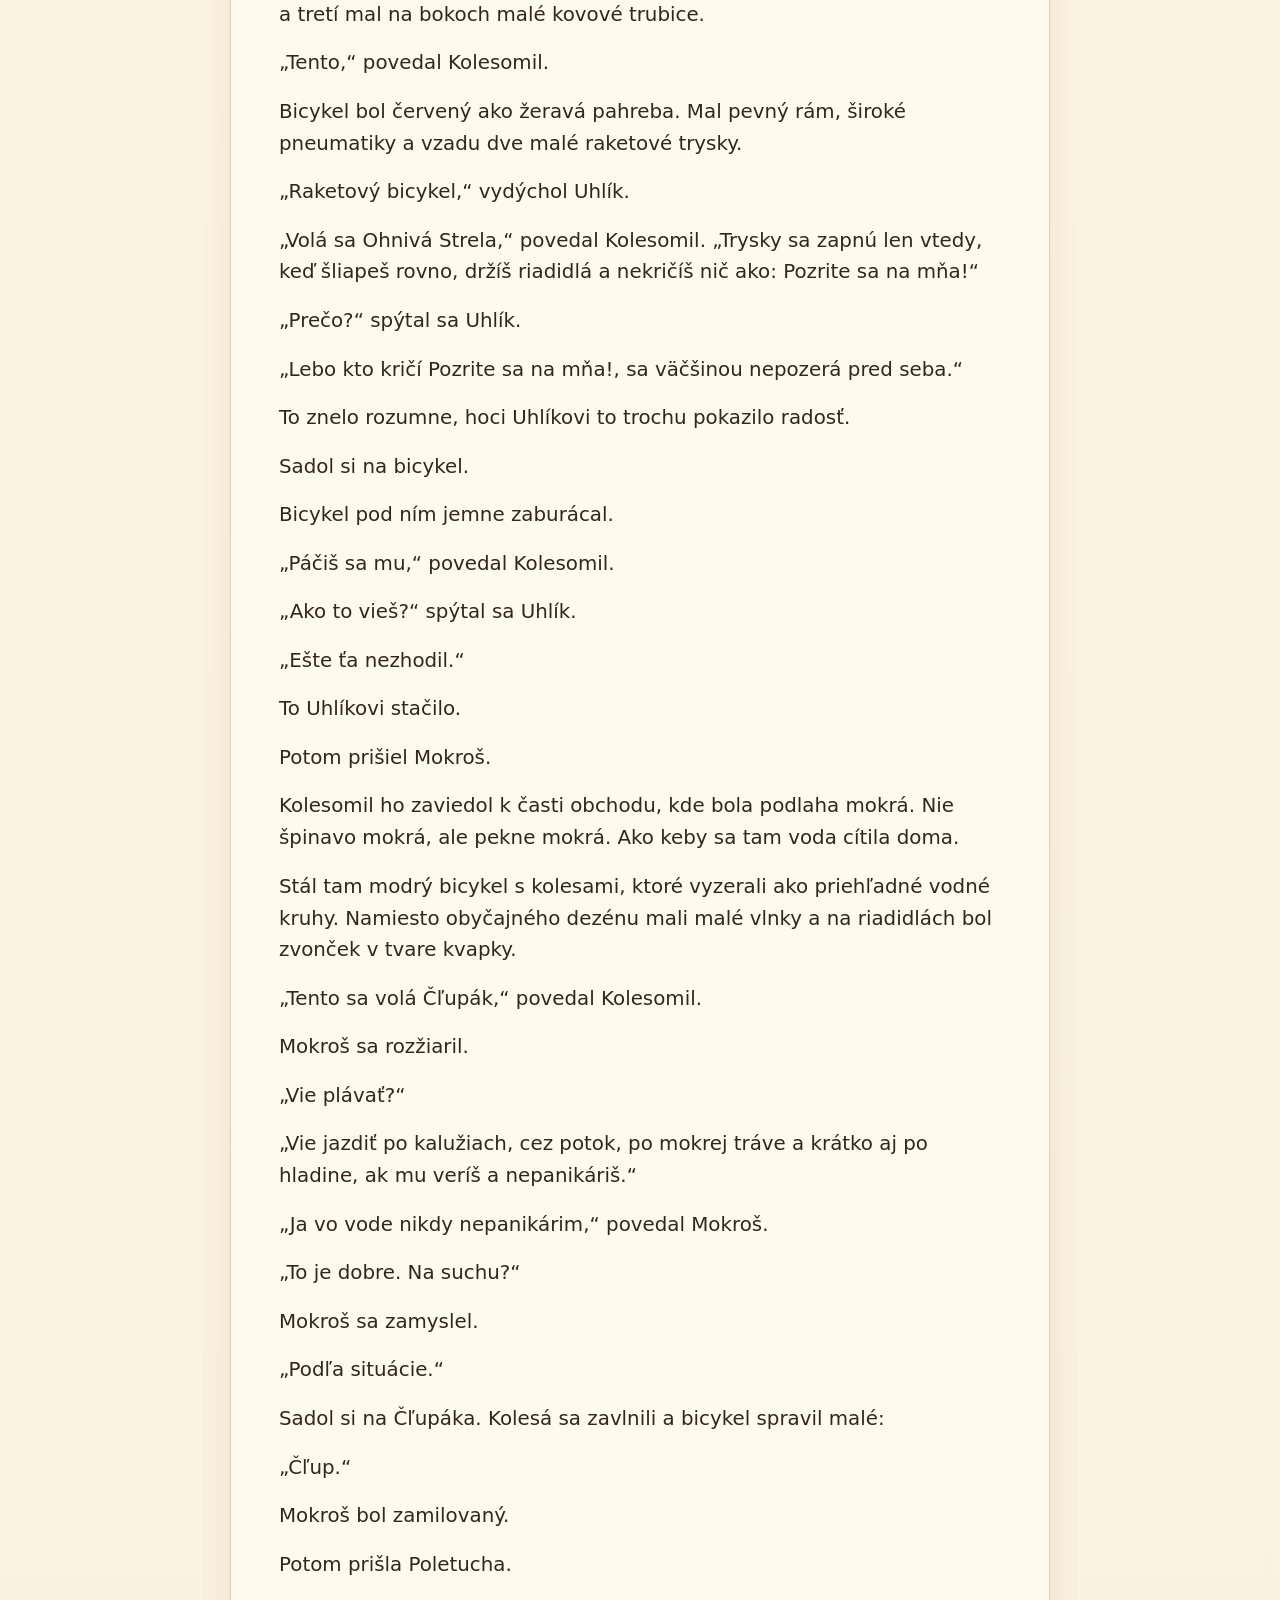
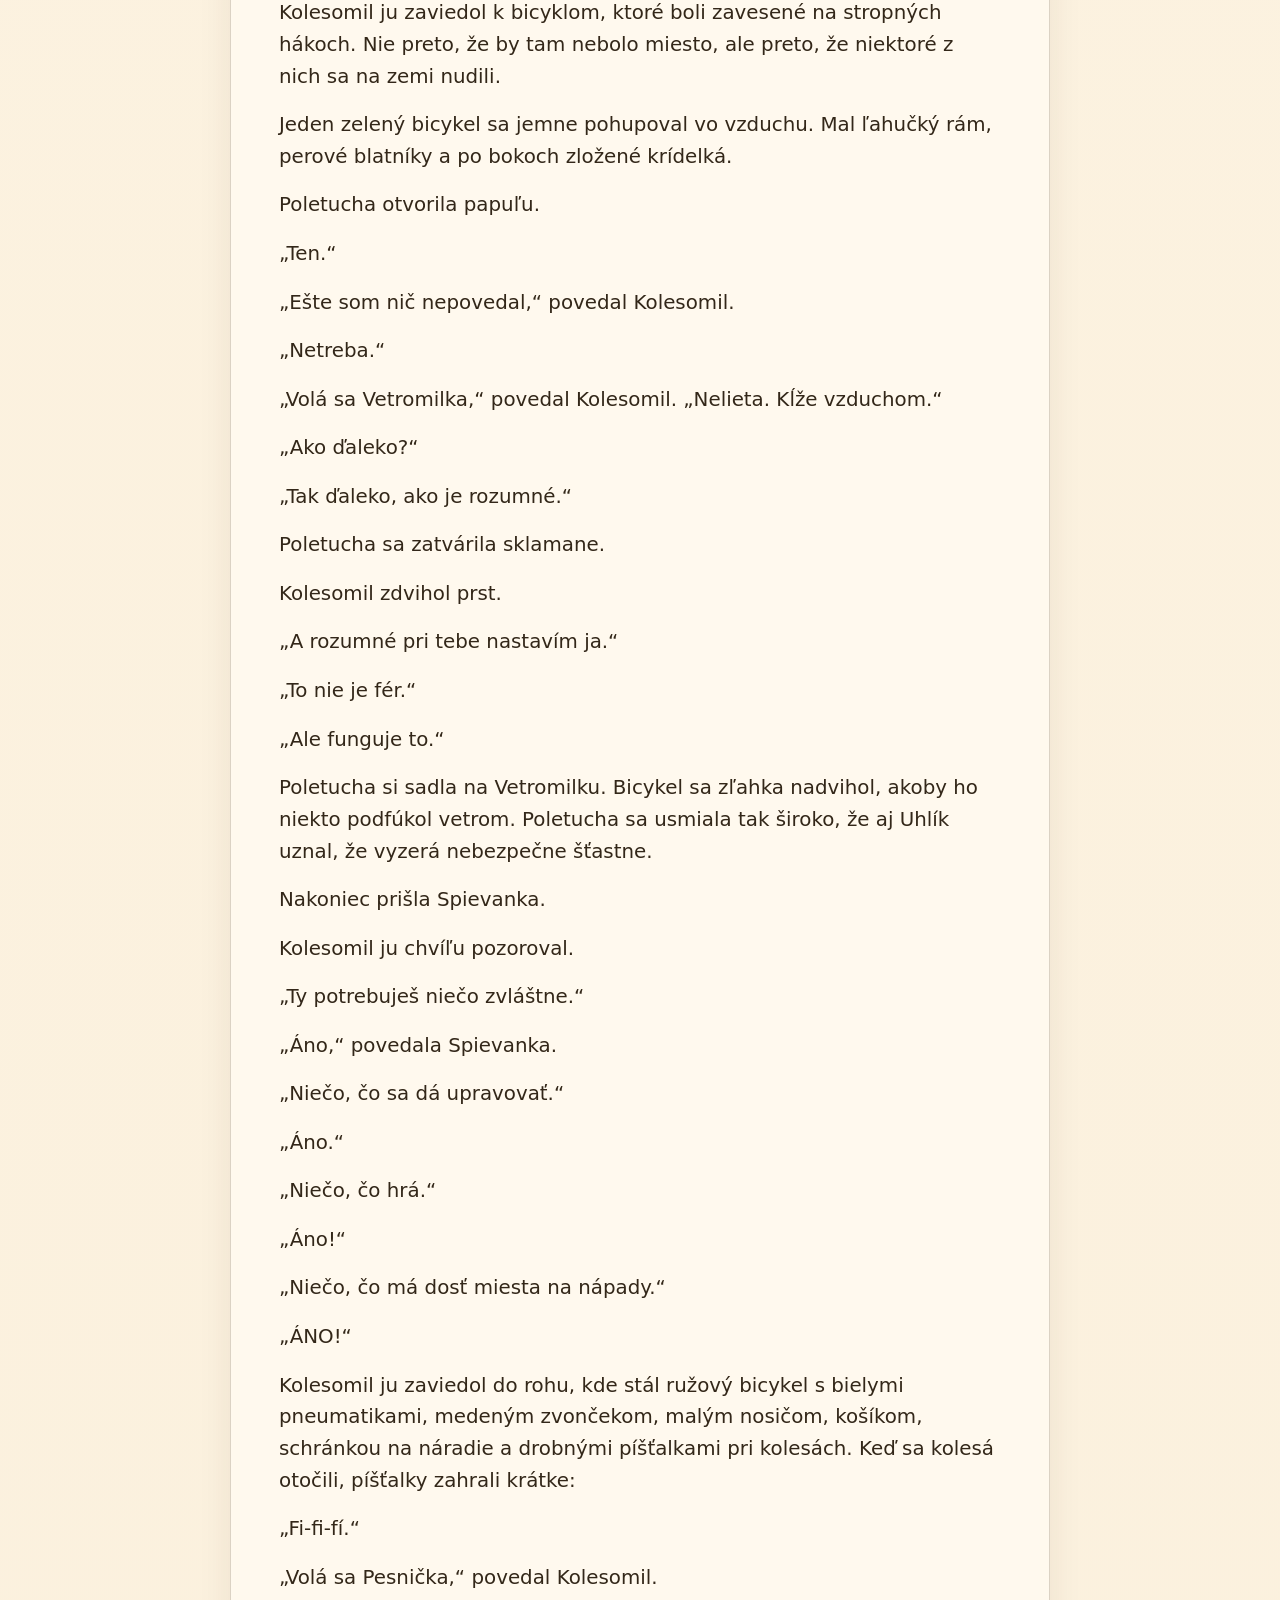
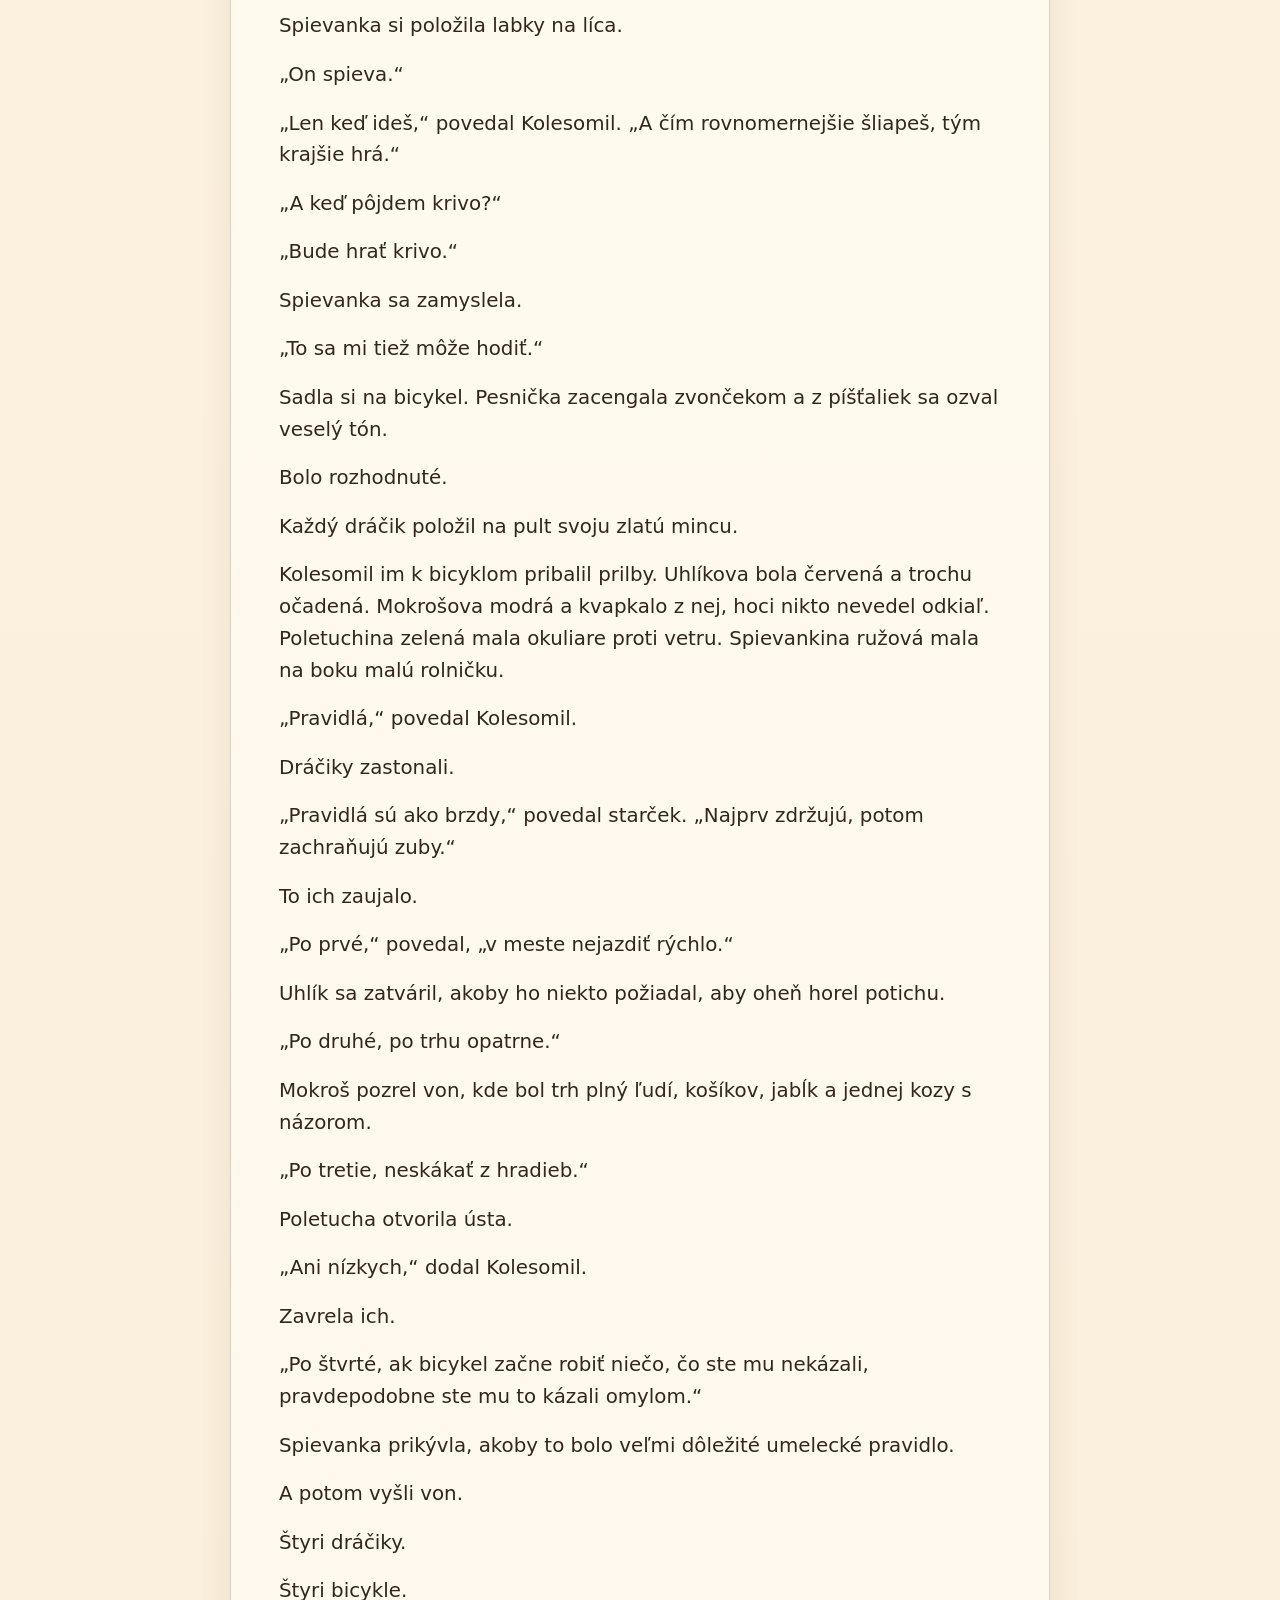
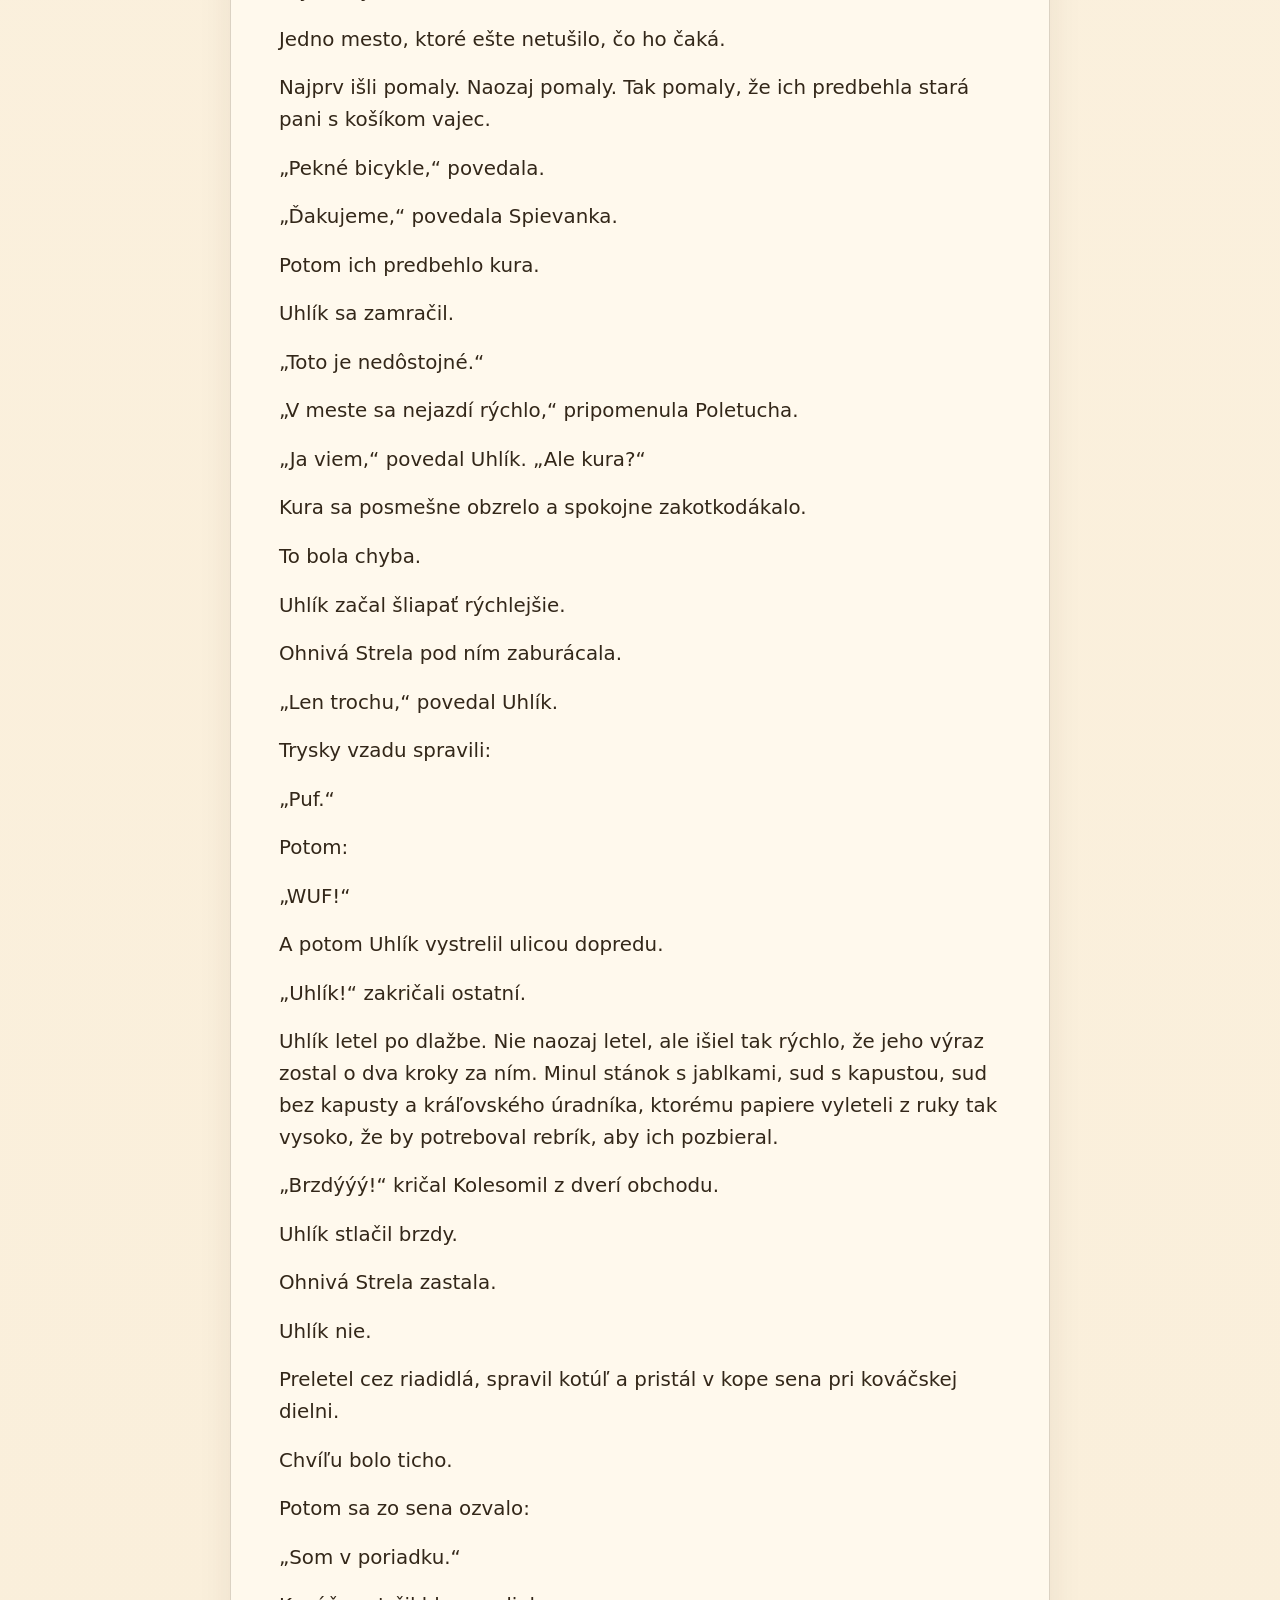
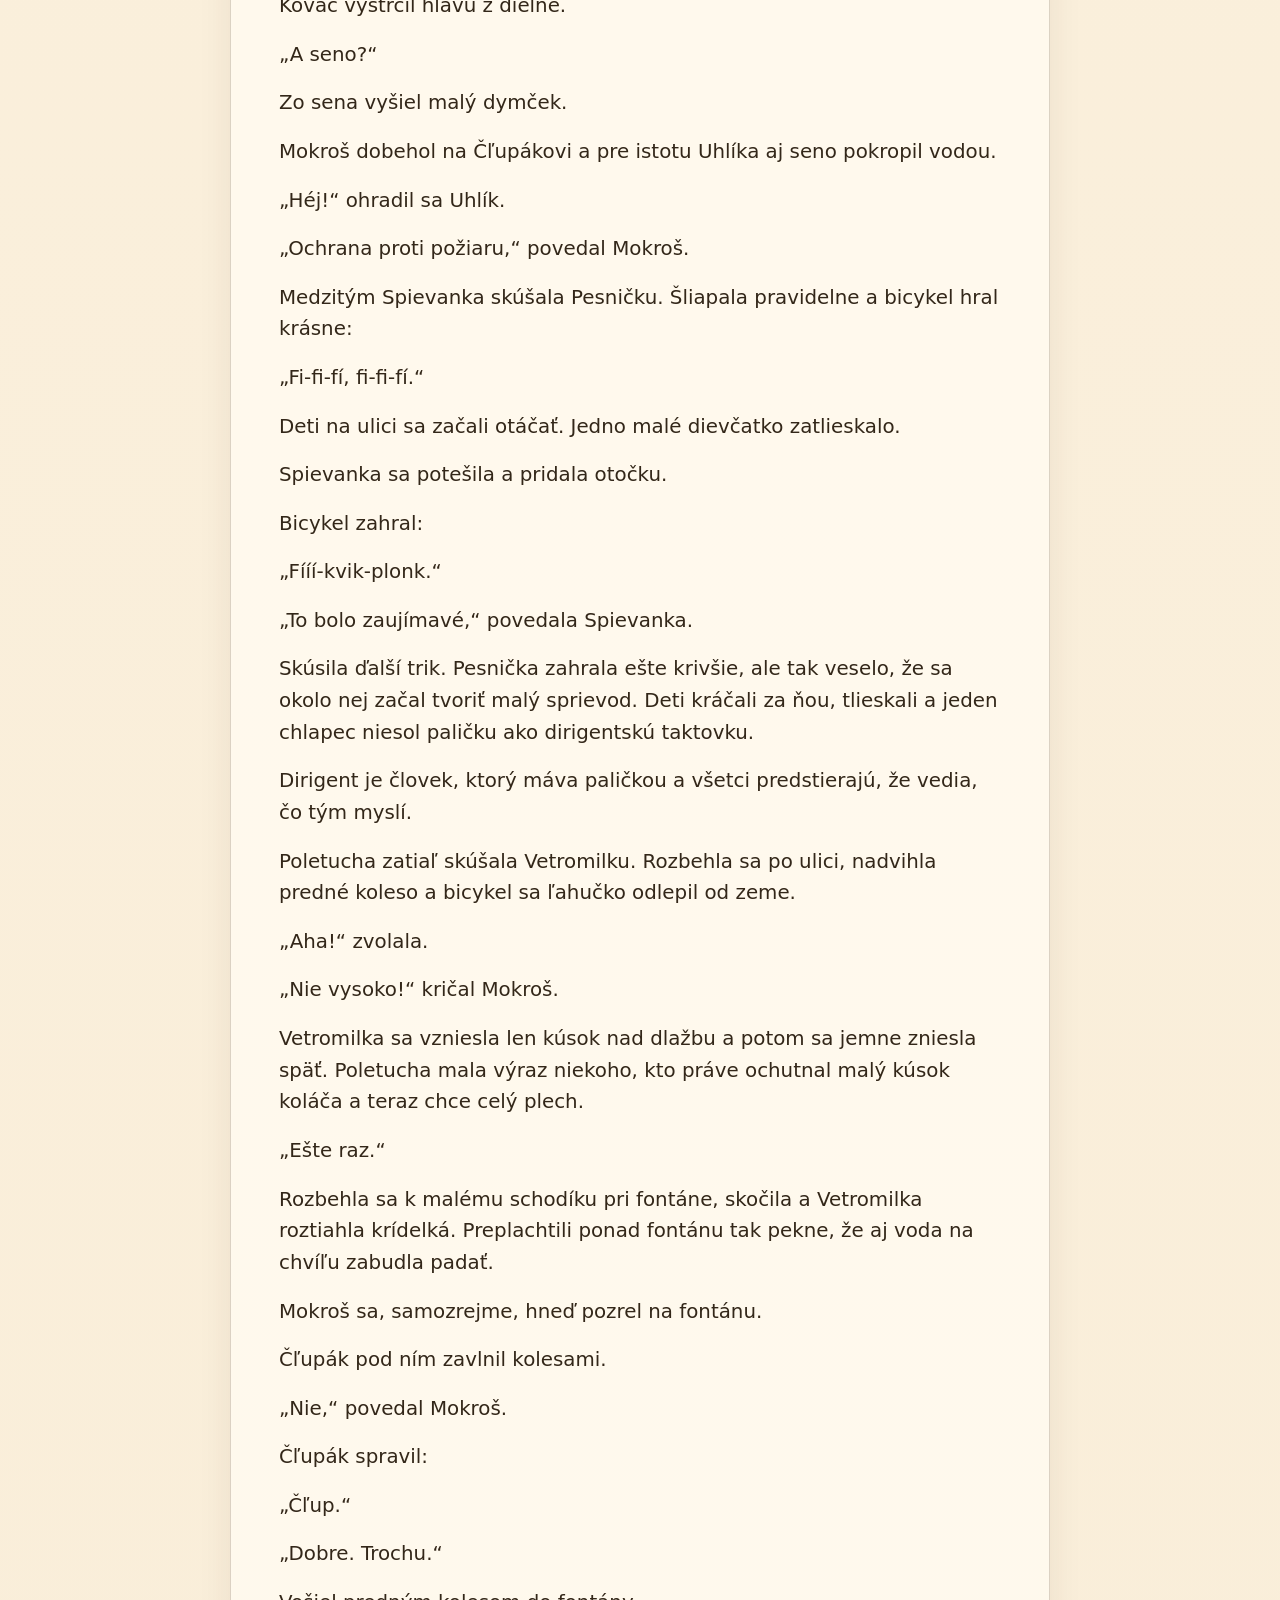
<file: rozpravky/03-ako-si-draciky-kupili-bicykle.html>
<!doctype html>
<html lang="sk">
  <head>
    <meta charset="utf-8">
    <meta name="viewport" content="width=device-width, initial-scale=1">
    <title>Ako si dráčiky kúpili bicykle | Dráčikovské rozprávky</title>
    <meta name="description" content="Dobrodružná kapitola o rýchlosti, šantení a tom, že každý dopravný prostriedok potrebuje šoféra s trochou rozumu.">
    <link rel="stylesheet" href="../assets/css/styles.css?v=20260522-2">
    <!-- Google tag (gtag.js) -->
    <script async src="https://www.googletagmanager.com/gtag/js?id=G-J6G9STTTB1"></script>
    <script>
      window.dataLayer = window.dataLayer || [];
      function gtag(){dataLayer.push(arguments);}
      gtag('js', new Date());

      gtag('config', 'G-J6G9STTTB1');
    </script>
  </head>
  <body>
    
  <header class="site-header">
    <nav class="nav" aria-label="Hlavná navigácia">
      <a class="brand" href="../index.html">
        <span class="brand-mark" aria-hidden="true">D</span>
        <span>Dráčikovské rozprávky</span>
      </a>
      <div class="nav-links">
        <a href="../rozpravky/" aria-current="page">Rozprávky</a>
        <a href="../postavy/">Postavy</a>
        <a href="../mapa/">Mapa</a>
        <a href="../pre-rodicov/">Pre rodičov</a>
        <button class="theme-toggle" type="button" data-theme-toggle>Nočný režim</button>
      </div>
    </nav>
  </header>
    <main class="page reader">
      <article class="reader-card">
        <a class="back-link" href="index.html">← Všetky rozprávky</a>
        <p class="eyebrow">Rozprávka 3</p>
        <h1>Ako si dráčiky kúpili bicykle</h1>
        <div class="reader-meta">
          <span class="tag">19 min čítania</span>
          <span class="tag">prvé bicykle a priveľa nadšenia</span>
        </div>
        <img class="reader-illustration" src="../assets/story-scenes/03-nakup-bicyklov_.png" alt="Ako si dráčiky kúpili bicykle">
        <aside class="reading-note">
          <strong>Pre večerné čítanie</strong>
          <p>Dobrodružná kapitola o rýchlosti, šantení a tom, že každý dopravný prostriedok potrebuje šoféra s trochou rozumu.</p>
        </aside>
        <div class="story-text">
            <p>Ráno v dračej jaskyni začalo celkom obyčajne.</p>
            <p>Slnečný lúč vliezol dnu, pošteklil Uhlíka na nose, Uhlík kýchol, ohnivá guľa zapálila raždie pod kamenným stolom a štyri hrnčeky varenej čokolády sa začali zohrievať presne tak, ako sa patrilo.</p>
            <p>To znamenalo, že deň bude dobrý.</p>
            <p>Alebo aspoň horúci, sladký a pravdepodobne nebezpečný.</p>
            <p>Dráčiky si vzali svoje hrnčeky a vyšli na terasu. Ihrisko sa lesklo v rannom slnku, bazénik pokojne čľapkal a pod horou sa v diaľke trblietala rieka. Všetko vyzeralo pokojne.</p>
            <p>A práve vtedy Poletucha povedala:</p>
            <p>„Včera som v meste videla niečo úžasné.“</p>
            <p>Uhlík zdvihol hlavu.</p>
            <p>Mokroš prestal fúkať bubliny do čokolády.</p>
            <p>Spievanka sa naklonila dopredu tak prudko, až jej pena z hrnčeka spravila fúzy.</p>
            <p>„Čo?“ spýtali sa naraz.</p>
            <p>Poletucha sa vystrela. Mala výraz niekoho, kto nesie veľké tajomstvo a najradšej by ho vykríkol z najvyššej veže, len čaká, kým sa všetci pozerajú.</p>
            <p>„Bicykle.“</p>
            <p>Ticho.</p>
            <p>„Čo je bicykel?“ spýtal sa Uhlík.</p>
            <p>„Taká vec,“ povedala Poletucha, „na ktorej sedíš, hýbeš nohami a ideš dopredu.“</p>
            <p>Mokroš sa zamračil.</p>
            <p>„To je chodenie.“</p>
            <p>„Nie,“ povedala Poletucha. „Pri chodení hýbeš nohami a ideš dopredu pomaly. Na bicykli hýbeš nohami a ideš dopredu rýchlo.“</p>
            <p>„To je behanie,“ povedal Uhlík.</p>
            <p>„Nie,“ povedala Poletucha. „Pri behaní sa unavíš. Na bicykli sa tváriš, že sa neunavíš, až kým sa neunavíš, len inak.“</p>
            <p>Spievanka zatlieskala.</p>
            <p>„Chcem bicykel.“</p>
            <p>„Aj ja,“ povedal Mokroš. „Ak sa dá namočiť.“</p>
            <p>„Aj ja,“ povedal Uhlík. „Ak sa dá zapáliť.“</p>
            <p>„Ja tiež,“ povedala Poletucha. „Ak sa dá na ňom skákať zo striech.“</p>
            <p>Z jaskyne sa ozvalo hlboké povzdychnutie.</p>
            <p>Mama dračica otvorila jedno oko.</p>
            <p>„Nie zo striech.“</p>
            <p>„Z nízkych striech?“ skúsila Poletucha.</p>
            <p>„Nie.“</p>
            <p>„Z múrikov?“</p>
            <p>Mama dračica otvorila aj druhé oko.</p>
            <p>„Začínaš zle.“</p>
            <p>Poletucha múdro stíchla. Nie preto, že by súhlasila, ale preto, že keď mama dračica otvorila obe oči, bolo rozumné nevyjednávať.</p>
            <p>Mokroš sa opatrne spýtal:</p>
            <p>„Môžeme si ísť do mesta pozrieť bicykle?“</p>
            <p>Mama dračica si preložila chvost cez kúsok pokladu, ktorý sa jej zdal nedostatočne prikrytý.</p>
            <p>„Pozrieť áno.“</p>
            <p>Dráčiky sa rozžiarili.</p>
            <p>„Kúpiť?“ spýtala sa Spievanka.</p>
            <p>Mama dračica sa pozrela na svoje deti.</p>
            <p>Na Uhlíka, ktorý už v duchu určite montoval na bicykel plamene.</p>
            <p>Na Mokroša, ktorý by najradšej jazdil cez rieku.</p>
            <p>Na Poletuchu, ktorá slovo „bicykel“ očividne počula ako „lietajúce koleso“.</p>
            <p>A na Spievanku, ktorá si v hlave určite predstavovala bicykel s trúbkou, bubnom, zásuvkami a miestom na koláče.</p>
            <p>Mama dračica si povzdychla druhýkrát.</p>
            <p>Druhé povzdychnutie dospelého draka znamená: dobre, ale budem to ľutovať.</p>
            <p>Siahla pazúrom do pokladu a vytiahla štyri zlaté mince.</p>
            <p>„Každý jednu,“ povedala. „Nič väčšie než vy. Nič, čo hryzie. Nič, čo vybuchuje bez opýtania. A ak obchodník povie, že je to bezpečné, spýtate sa ho, pre koho.“</p>
            <p>„Pre deti?“ spýtal sa Mokroš.</p>
            <p>„Pre dráčiky,“ povedala mama. „To je rozdiel.“</p>
            <p>A tak sa vybrali do mesta.</p>
            <p>Poletucha letela nad nimi a robila malé kruhy. Uhlík cupital vpredu, lebo nakupovanie vecí, ktoré môžu byť rýchle a nebezpečné, považoval za výpravu. Mokroš sa zastavoval pri každej mláke, čo bolo obdivuhodné, lebo dlho nepršalo. Spievanka si niesla malý batôžtek s koláčmi, povrázkom, lyžicou, dvoma klincami a jedným zvončekom pre prípad, že by bicykel potreboval okamžité vylepšenie.</p>
            <p>Mesto už bolo hore.</p>
            <p>Na trhu predávali sedliaci syr, kapustu, jablká, drevené lyžice, hrnce, klobásy a jednu kozu, ktorá sa tvárila, že ona nepatrí nikomu, ale všetci patria jej.</p>
            <p>Kráľovský úradník stál pri stánku so zeleninou a zapisoval škody po včerajšej nehode s vozíkom reďkoviek.</p>
            <p>„Kam ideme?“ spýtal sa Uhlík.</p>
            <p>Poletucha pristála pri nich.</p>
            <p>„Videla som ten obchod za zmrzlinárom. V uličke, kde visí tabuľa s dvoma kolesami.“</p>
            <p>„Za zmrzlinárom?“ povedal Mokroš. „Tak najprv zmrzlina.“</p>
            <p>„Najprv bicykle,“ povedala Poletucha.</p>
            <p>„Zmrzlina je tiež okrúhla,“ namietol Mokroš. „Ako koleso. Je to tematické.“</p>
            <p>Uhlík prikývol.</p>
            <p>„Má pravdu.“</p>
            <p>Spievanka dodala:</p>
            <p>„Nákup bez zmrzliny je len chodenie s peniazmi.“</p>
            <p>A tak najprv zašli k zmrzlinárovi.</p>
            <p>Zmrzlinár stál za pultom, usmieval sa a miešal niečo v obrovskej miske.</p>
            <p>„Aha, dráčiky!“ zvolal. „Dnes mám novú príchuť: slivkovo-medovú s kúskami karamelu a jednou tajnou prísadou.“</p>
            <p>„Akou?“ spýtala sa Spievanka.</p>
            <p>„Keby som to vedel, nebola by tajná,“ povedal zmrzlinár.</p>
            <p>Každý si dal len jeden kopček, lebo mali vážnu nákupnú úlohu. Teda Mokroš tvrdil, že jeho kopček bol menší než ostatné, hoci bol väčší, a preto si vypýtal kontrolný kopček. Zmrzlinár mu ho dal, lebo Mokroš sa naňho pozeral tak smutne, že aj čokoládová poleva by zmäkla.</p>
            <p>Potom zabočili do úzkej uličky za zmrzlinárstvom.</p>
            <p>A tam bol obchod.</p>
            <p>Nikdy predtým si ho poriadne nevšimli. Stál medzi domom obuvníka a domom pani, ktorá predávala stužky, ihly a klebety.</p>
            <p>Nad dverami visela drevená tabuľa. Boli na nej dve kolesá, medzi nimi sedadlo a pod tým nápis:</p>
            <p>U MAJSTRA KOLESOMILA</p>
            <p>BICYKLE, TROJKOLKY, KOLESOVÉ ČUDÁ</p>
            <p>PRE MALÉ NOHY, VEĽKÉ SNY A ODVÁŽNE KOLENÁ</p>
            <p>„Odvážne kolená?“ prečítal Uhlík.</p>
            <p>„To sme my,“ povedala Poletucha.</p>
            <p>Dvere sa otvorili samy.</p>
            <p>Vo vnútri to zacengalo.</p>
            <p>Cengnutie sa rozkotúľalo po obchode ako strieborná guľôčka, prebehlo popod regály a vyskočilo až k stropu.</p>
            <p>Dráčiky vošli dnu.</p>
            <p>Obchod bol väčší zvnútra než zvonku. To je pri magických obchodoch bežné a veľmi praktické. Navonok vyzerajú ako malá predajňa, a vnútri sa do nich zmestí pol sveta, tri schodiská, sedemnásť políc a ešte aj kútik, kde sa niečo samo hýbe.</p>
            <p>A tu sa hýbalo veľa vecí.</p>
            <p>Bicykle stáli v radoch, viseli zo stropu, opierali sa o steny, krútili pedálmi, cengali zvončekmi a niektoré sa pomaly vozili do kruhu, akoby sa nudili.</p>
            <p>Boli tam bicykle malé, veľké, vysoké, nízke, s tromi kolesami, s jedným veľkým kolesom vpredu a malým vzadu, s košíkmi, lampášmi, vlajočkami, perami, trblietkami, pružinami a jeden bicykel, ktorý mal namiesto sedadla malý trón.</p>
            <p>Za pultom stál starček s bradou zatočenou do tvaru riadítok.</p>
            <p>„Vitajte,“ povedal. „Ja som majster Kolesomil. Bicykle nepredávam. Bicykle zoznamujem.“</p>
            <p>„S kým?“ spýtal sa Uhlík.</p>
            <p>„S deťmi,“ povedal Kolesomil. „A občas s dráčikmi, ak majú dosť rozumu na brzdy.“</p>
            <p>Dráčiky sa na seba pozreli.</p>
            <p>„Brzdy máme?“ šepol Mokroš.</p>
            <p>„Budeme mať,“ šepla späť Spievanka.</p>
            <p>Kolesomil vyšiel spoza pultu a premeral si ich očami.</p>
            <p>„Bicykel si človek nevyberá len podľa farby.“</p>
            <p>Spievanka sklopila labku, ktorou už ukazovala na ružový bicykel s mašľami.</p>
            <p>„Ani podľa rýchlosti,“ dodal Kolesomil.</p>
            <p>Uhlík sklopil labku, ktorou ukazoval na bicykel, z ktorého šľahali malé plamienky.</p>
            <p>„Ani podľa toho, či sa dá namočiť.“</p>
            <p>Mokroš sklopil labku, ktorou ukazoval na bicykel stojaci v akváriu.</p>
            <p>„Ani podľa toho, či sa dá odlepiť od zeme.“</p>
            <p>Poletucha sklopila obe labky.</p>
            <p>Kolesomil sa usmial.</p>
            <p>„Bicykel musí pasovať k srdcu, k nohám a k tomu, aké hlúposti budete robiť najčastejšie.“</p>
            <p>„Takže predsa podľa nás,“ povedala Spievanka.</p>
            <p>„Presne,“ povedal Kolesomil.</p>
            <p>Najprv prišiel na rad Uhlík.</p>
            <p>Kolesomil ho zaviedol k zadnej stene, kde stáli bicykle červené, medené, čierne a zlaté. Jeden mal kolesá ako rozžeravené obruče, druhý mal sedadlo z dračej kože, čo Uhlíkovi pripadalo trochu neslušné, a tretí mal na bokoch malé kovové trubice.</p>
            <p>„Tento,“ povedal Kolesomil.</p>
            <p>Bicykel bol červený ako žeravá pahreba. Mal pevný rám, široké pneumatiky a vzadu dve malé raketové trysky.</p>
            <p>„Raketový bicykel,“ vydýchol Uhlík.</p>
            <p>„Volá sa Ohnivá Strela,“ povedal Kolesomil. „Trysky sa zapnú len vtedy, keď šliapeš rovno, držíš riadidlá a nekričíš nič ako: Pozrite sa na mňa!“</p>
            <p>„Prečo?“ spýtal sa Uhlík.</p>
            <p>„Lebo kto kričí Pozrite sa na mňa!, sa väčšinou nepozerá pred seba.“</p>
            <p>To znelo rozumne, hoci Uhlíkovi to trochu pokazilo radosť.</p>
            <p>Sadol si na bicykel.</p>
            <p>Bicykel pod ním jemne zaburácal.</p>
            <p>„Páčiš sa mu,“ povedal Kolesomil.</p>
            <p>„Ako to vieš?“ spýtal sa Uhlík.</p>
            <p>„Ešte ťa nezhodil.“</p>
            <p>To Uhlíkovi stačilo.</p>
            <p>Potom prišiel Mokroš.</p>
            <p>Kolesomil ho zaviedol k časti obchodu, kde bola podlaha mokrá. Nie špinavo mokrá, ale pekne mokrá. Ako keby sa tam voda cítila doma.</p>
            <p>Stál tam modrý bicykel s kolesami, ktoré vyzerali ako priehľadné vodné kruhy. Namiesto obyčajného dezénu mali malé vlnky a na riadidlách bol zvonček v tvare kvapky.</p>
            <p>„Tento sa volá Čľupák,“ povedal Kolesomil.</p>
            <p>Mokroš sa rozžiaril.</p>
            <p>„Vie plávať?“</p>
            <p>„Vie jazdiť po kalužiach, cez potok, po mokrej tráve a krátko aj po hladine, ak mu veríš a nepanikáriš.“</p>
            <p>„Ja vo vode nikdy nepanikárim,“ povedal Mokroš.</p>
            <p>„To je dobre. Na suchu?“</p>
            <p>Mokroš sa zamyslel.</p>
            <p>„Podľa situácie.“</p>
            <p>Sadol si na Čľupáka. Kolesá sa zavlnili a bicykel spravil malé:</p>
            <p>„Čľup.“</p>
            <p>Mokroš bol zamilovaný.</p>
            <p>Potom prišla Poletucha.</p>
            <p>Kolesomil ju zaviedol k bicyklom, ktoré boli zavesené na stropných hákoch. Nie preto, že by tam nebolo miesto, ale preto, že niektoré z nich sa na zemi nudili.</p>
            <p>Jeden zelený bicykel sa jemne pohupoval vo vzduchu. Mal ľahučký rám, perové blatníky a po bokoch zložené krídelká.</p>
            <p>Poletucha otvorila papuľu.</p>
            <p>„Ten.“</p>
            <p>„Ešte som nič nepovedal,“ povedal Kolesomil.</p>
            <p>„Netreba.“</p>
            <p>„Volá sa Vetromilka,“ povedal Kolesomil. „Nelieta. Kĺže vzduchom.“</p>
            <p>„Ako ďaleko?“</p>
            <p>„Tak ďaleko, ako je rozumné.“</p>
            <p>Poletucha sa zatvárila sklamane.</p>
            <p>Kolesomil zdvihol prst.</p>
            <p>„A rozumné pri tebe nastavím ja.“</p>
            <p>„To nie je fér.“</p>
            <p>„Ale funguje to.“</p>
            <p>Poletucha si sadla na Vetromilku. Bicykel sa zľahka nadvihol, akoby ho niekto podfúkol vetrom. Poletucha sa usmiala tak široko, že aj Uhlík uznal, že vyzerá nebezpečne šťastne.</p>
            <p>Nakoniec prišla Spievanka.</p>
            <p>Kolesomil ju chvíľu pozoroval.</p>
            <p>„Ty potrebuješ niečo zvláštne.“</p>
            <p>„Áno,“ povedala Spievanka.</p>
            <p>„Niečo, čo sa dá upravovať.“</p>
            <p>„Áno.“</p>
            <p>„Niečo, čo hrá.“</p>
            <p>„Áno!“</p>
            <p>„Niečo, čo má dosť miesta na nápady.“</p>
            <p>„ÁNO!“</p>
            <p>Kolesomil ju zaviedol do rohu, kde stál ružový bicykel s bielymi pneumatikami, medeným zvončekom, malým nosičom, košíkom, schránkou na náradie a drobnými píšťalkami pri kolesách. Keď sa kolesá otočili, píšťalky zahrali krátke:</p>
            <p>„Fi-fi-fí.“</p>
            <p>„Volá sa Pesnička,“ povedal Kolesomil.</p>
            <p>Spievanka si položila labky na líca.</p>
            <p>„On spieva.“</p>
            <p>„Len keď ideš,“ povedal Kolesomil. „A čím rovnomernejšie šliapeš, tým krajšie hrá.“</p>
            <p>„A keď pôjdem krivo?“</p>
            <p>„Bude hrať krivo.“</p>
            <p>Spievanka sa zamyslela.</p>
            <p>„To sa mi tiež môže hodiť.“</p>
            <p>Sadla si na bicykel. Pesnička zacengala zvončekom a z píšťaliek sa ozval veselý tón.</p>
            <p>Bolo rozhodnuté.</p>
            <p>Každý dráčik položil na pult svoju zlatú mincu.</p>
            <p>Kolesomil im k bicyklom pribalil prilby. Uhlíkova bola červená a trochu očadená. Mokrošova modrá a kvapkalo z nej, hoci nikto nevedel odkiaľ. Poletuchina zelená mala okuliare proti vetru. Spievankina ružová mala na boku malú rolničku.</p>
            <p>„Pravidlá,“ povedal Kolesomil.</p>
            <p>Dráčiky zastonali.</p>
            <p>„Pravidlá sú ako brzdy,“ povedal starček. „Najprv zdržujú, potom zachraňujú zuby.“</p>
            <p>To ich zaujalo.</p>
            <p>„Po prvé,“ povedal, „v meste nejazdiť rýchlo.“</p>
            <p>Uhlík sa zatváril, akoby ho niekto požiadal, aby oheň horel potichu.</p>
            <p>„Po druhé, po trhu opatrne.“</p>
            <p>Mokroš pozrel von, kde bol trh plný ľudí, košíkov, jabĺk a jednej kozy s názorom.</p>
            <p>„Po tretie, neskákať z hradieb.“</p>
            <p>Poletucha otvorila ústa.</p>
            <p>„Ani nízkych,“ dodal Kolesomil.</p>
            <p>Zavrela ich.</p>
            <p>„Po štvrté, ak bicykel začne robiť niečo, čo ste mu nekázali, pravdepodobne ste mu to kázali omylom.“</p>
            <p>Spievanka prikývla, akoby to bolo veľmi dôležité umelecké pravidlo.</p>
            <p>A potom vyšli von.</p>
            <p>Štyri dráčiky.</p>
            <p>Štyri bicykle.</p>
            <p>Jedno mesto, ktoré ešte netušilo, čo ho čaká.</p>
            <p>Najprv išli pomaly. Naozaj pomaly. Tak pomaly, že ich predbehla stará pani s košíkom vajec.</p>
            <p>„Pekné bicykle,“ povedala.</p>
            <p>„Ďakujeme,“ povedala Spievanka.</p>
            <p>Potom ich predbehlo kura.</p>
            <p>Uhlík sa zamračil.</p>
            <p>„Toto je nedôstojné.“</p>
            <p>„V meste sa nejazdí rýchlo,“ pripomenula Poletucha.</p>
            <p>„Ja viem,“ povedal Uhlík. „Ale kura?“</p>
            <p>Kura sa posmešne obzrelo a spokojne zakotkodákalo.</p>
            <p>To bola chyba.</p>
            <p>Uhlík začal šliapať rýchlejšie.</p>
            <p>Ohnivá Strela pod ním zaburácala.</p>
            <p>„Len trochu,“ povedal Uhlík.</p>
            <p>Trysky vzadu spravili:</p>
            <p>„Puf.“</p>
            <p>Potom:</p>
            <p>„WUF!“</p>
            <p>A potom Uhlík vystrelil ulicou dopredu.</p>
            <p>„Uhlík!“ zakričali ostatní.</p>
            <p>Uhlík letel po dlažbe. Nie naozaj letel, ale išiel tak rýchlo, že jeho výraz zostal o dva kroky za ním. Minul stánok s jablkami, sud s kapustou, sud bez kapusty a kráľovského úradníka, ktorému papiere vyleteli z ruky tak vysoko, že by potreboval rebrík, aby ich pozbieral.</p>
            <p>„Brzdýýý!“ kričal Kolesomil z dverí obchodu.</p>
            <p>Uhlík stlačil brzdy.</p>
            <p>Ohnivá Strela zastala.</p>
            <p>Uhlík nie.</p>
            <p>Preletel cez riadidlá, spravil kotúľ a pristál v kope sena pri kováčskej dielni.</p>
            <p>Chvíľu bolo ticho.</p>
            <p>Potom sa zo sena ozvalo:</p>
            <p>„Som v poriadku.“</p>
            <p>Kováč vystrčil hlavu z dielne.</p>
            <p>„A seno?“</p>
            <p>Zo sena vyšiel malý dymček.</p>
            <p>Mokroš dobehol na Čľupákovi a pre istotu Uhlíka aj seno pokropil vodou.</p>
            <p>„Héj!“ ohradil sa Uhlík.</p>
            <p>„Ochrana proti požiaru,“ povedal Mokroš.</p>
            <p>Medzitým Spievanka skúšala Pesničku. Šliapala pravidelne a bicykel hral krásne:</p>
            <p>„Fi-fi-fí, fi-fi-fí.“</p>
            <p>Deti na ulici sa začali otáčať. Jedno malé dievčatko zatlieskalo.</p>
            <p>Spievanka sa potešila a pridala otočku.</p>
            <p>Bicykel zahral:</p>
            <p>„Fííí-kvik-plonk.“</p>
            <p>„To bolo zaujímavé,“ povedala Spievanka.</p>
            <p>Skúsila ďalší trik. Pesnička zahrala ešte krivšie, ale tak veselo, že sa okolo nej začal tvoriť malý sprievod. Deti kráčali za ňou, tlieskali a jeden chlapec niesol paličku ako dirigentskú taktovku.</p>
            <p>Dirigent je človek, ktorý máva paličkou a všetci predstierajú, že vedia, čo tým myslí.</p>
            <p>Poletucha zatiaľ skúšala Vetromilku. Rozbehla sa po ulici, nadvihla predné koleso a bicykel sa ľahučko odlepil od zeme.</p>
            <p>„Aha!“ zvolala.</p>
            <p>„Nie vysoko!“ kričal Mokroš.</p>
            <p>Vetromilka sa vzniesla len kúsok nad dlažbu a potom sa jemne zniesla späť. Poletucha mala výraz niekoho, kto práve ochutnal malý kúsok koláča a teraz chce celý plech.</p>
            <p>„Ešte raz.“</p>
            <p>Rozbehla sa k malému schodíku pri fontáne, skočila a Vetromilka roztiahla krídelká. Preplachtili ponad fontánu tak pekne, že aj voda na chvíľu zabudla padať.</p>
            <p>Mokroš sa, samozrejme, hneď pozrel na fontánu.</p>
            <p>Čľupák pod ním zavlnil kolesami.</p>
            <p>„Nie,“ povedal Mokroš.</p>
            <p>Čľupák spravil:</p>
            <p>„Čľup.“</p>
            <p>„Dobre. Trochu.“</p>
            <p>Vošiel predným kolesom do fontány.</p>
            <p>Potom zadným.</p>
            <p>Potom sa celý bicykel rozbehol po hladine.</p>
            <p>Mokroš žiaril.</p>
            <p>„On vie po vode!“</p>
            <p>„Iba krátko!“ zavolal Kolesomil.</p>
            <p>„Čo znamená krátko?“</p>
            <p>V tej chvíli Čľupák klesol.</p>
            <p>ŠPĽACH!</p>
            <p>Mokroš zmizol vo fontáne aj s bicyklom.</p>
            <p>O chvíľu sa vynoril s leknom na hlave.</p>
            <p>„Krátko znamená krátko,“ povedal múdro.</p>
            <p>Ľudia na trhu sa smiali, deti tlieskali a zmrzlinár vyšiel pred obchod s utierkou v ruke.</p>
            <p>„Dráčiky majú bicykle!“ zvolal.</p>
            <p>To bola veľká udalosť. V meste sa hneď zbehli deti. Pozerali na Ohnivú Strelu, Čľupáka, Vetromilku a Pesničku tak, ako sa deti pozerajú na veci, ktoré chcú.</p>
            <p>Čiže úplne celým telom.</p>
            <p>„Môžem si zazvoniť?“ spýtal sa malý chlapec Spievanky.</p>
            <p>„Môžeš,“ povedala Spievanka.</p>
            <p>Zvonček spravil:</p>
            <p>„Cing.“</p>
            <p>A píšťalky:</p>
            <p>„Fi.“</p>
            <p>Dievčatko s vrkočmi pohladilo Vetromilke krídelko.</p>
            <p>„Aká je krásna.“</p>
            <p>Poletucha sa zatvárila hrdo.</p>
            <p>Z okna paláca sa v diaľke pozerala Lada. Bola ďaleko, za záhradou a za múrom, ale videla na námestí farebný ruch. Videla zelený bicykel, čo sa na chvíľku vzniesol, modrý bicykel, ktorý kvapkal, červený, z ktorého išiel dymček, a ružový, ktorý hral.</p>
            <p>Lada pritlačila nos na sklo.</p>
            <p>„Chcela by som vedieť, čo to tam je,“ povedala.</p>
            <p>Ale nikto ju nepočul, lebo kráľovná práve v susednej sieni riešila, prečo niekto položil striebornú lyžičku medzi zlaté.</p>
            <p>Na trhu zatiaľ začalo byť príliš rušno.</p>
            <p>Uhlík chcel ukázať, že už vie brzdiť.</p>
            <p>Mokroš chcel ukázať, že vie vyjsť z fontány bez toho, aby vytopil tri stánky.</p>
            <p>Poletucha chcela ukázať, že Vetromilka vie preplachtiť ponad sudy.</p>
            <p>Spievanka chcela ukázať, že jej bicykel vie zahrať pochod.</p>
            <p>Všetci naraz.</p>
            <p>To bola chyba.</p>
            <p>Uhlík sa rozbehol po pravej strane.</p>
            <p>Mokroš vyšiel z fontány po ľavej.</p>
            <p>Poletucha sa vzniesla stredom.</p>
            <p>Spievanka prešla naprieč, lebo pochod si to vyžadoval.</p>
            <p>V strede námestia sa stretli.</p>
            <p>Nebola to zrážka. Dráčiky mali dobré reflexy.</p>
            <p>Bolo to skôr veľké, okrúhle, farebné, bicyklové zamotanie.</p>
            <p>Ohnivá Strela zabrzdila.</p>
            <p>Čľupák šplechol.</p>
            <p>Vetromilka sa nadvihla.</p>
            <p>Pesnička zahrala:</p>
            <p>„Fííí-plonk-cing-bum.“</p>
            <p>Koza s názorom povedala:</p>
            <p>„Mé-e-e.“</p>
            <p>Čo v kozom jazyku pravdepodobne znamenalo: amatéri.</p>
            <p>Keď sa prach, voda, dym a hudba usadili, dráčiky sedeli na zemi uprostred námestia. Bicykle stáli okolo nich, trochu urazené, ale celé.</p>
            <p>Kolesomil k nim pomaly prišiel.</p>
            <p>„A čo sme sa naučili?“ spýtal sa.</p>
            <p>Uhlík si oprášil nos.</p>
            <p>„Že brzdy sú dôležité.“</p>
            <p>Mokroš si vylial vodu z ucha.</p>
            <p>„Že krátko znamená krátko.“</p>
            <p>Poletucha si upravila prilbu.</p>
            <p>„Že nízko je niekedy dosť vysoko.“</p>
            <p>Spievanka zdvihla labku.</p>
            <p>„Že keď všetci hrajú svoje sólo naraz, nie je z toho pieseň, ale nehoda.“</p>
            <p>Kolesomil sa usmial.</p>
            <p>„Výborne. Teraz ste pripravení jazdiť.“</p>
            <p>„A predtým sme neboli?“ spýtal sa Uhlík.</p>
            <p>„Predtým ste boli pripravení kúpiť si bicykle,“ povedal Kolesomil. „To je ľahšie.“</p>
            <p>Dráčiky potom jazdili po meste pomalšie. Nie úplne pomaly, lebo boli dráčiky. Ale tak, aby nikomu neprevrátili stánok, nezapálili seno, nevytopili fontánu či nepreleteli cez kráľovské okno.</p>
            <p>Deti z mesta bežali popri nich.</p>
            <p>Zmrzlinár im mával.</p>
            <p>Kráľovský úradník si radšej sadol na svoje papiere, aby mu neuleteli.</p>
            <p>A Lada z palácového okna pozerala tak dlho, až si sľúbila, že raz tie dráčiky stretne zblízka.</p>
            <p>Keď sa slnko začalo skláňať, dráčiky sa vrátili k obchodu.</p>
            <p>„Ďakujeme,“ povedala Spievanka.</p>
            <p>„Nech vám slúžia,“ povedal Kolesomil. „A pamätajte: dobrý bicykel vás odvezie tam, kam chcete. Výborný bicykel vás občas odvezie tam, kam potrebujete.“</p>
            <p>„A magický bicykel?“ spýtal sa Mokroš.</p>
            <p>Kolesomil sa usmial.</p>
            <p>„Ten najprv zistí, či si zaslúžite na ňom sedieť.“</p>
            <p>Keď dráčiky vyšli z uličky, obchod ešte stál na svojom mieste.</p>
            <p>Ale keď sa Uhlík obzrel druhýkrát, medzi obuvníkom a pani so stužkami bola už len úzka stena s machom.</p>
            <p>„Kde je obchod?“ spýtal sa.</p>
            <p>Poletucha sa rýchlo otočila.</p>
            <p>Obchod bol preč.</p>
            <p>Len na dlažbe zostala malá stopa po kolese.</p>
            <p>Spievanka ju obišla do kruhu.</p>
            <p>„Bol magický.“</p>
            <p>„To sme vedeli,“ povedal Mokroš.</p>
            <p>„Nó,“ povedala Spievanka. „Teraz to vieme ešte viac.“</p>
            <p>Cesta späť na horu bola najlepšia cesta späť na horu v celom ich živote.</p>
            <p>Uhlík išiel na Ohnivej Strele a dával si pozor, aby trysky nepoužíval tam, kde bola zákruta, skala, krík alebo niekto s krehkou dušou.</p>
            <p>Mokroš na Čľupákovi prešiel cez každý potôčik, každú mláku a vždy ofŕkal niekoho vedľa.</p>
            <p>Poletucha s Vetromilkou skákala cez korene a krátko plachtila.</p>
            <p>Spievanka na Pesničke hrala cestovnú melódiu. Nebola celkom rovná, ale bola veselá.</p>
            <p>Keď dorazili na terasu, mama dračica už čakala pred jaskyňou.</p>
            <p>Pozrela sa na štyri bicykle.</p>
            <p>Na štyri prilby.</p>
            <p>Na Uhlíkov očadený nos.</p>
            <p>Na Mokrošovo lekno, ktoré si zabudol dať dole z hlavy.</p>
            <p>Na Poletuchin výraz, ktorý jasne hovoril, že sa držala pri zemi len veľmi ťažko.</p>
            <p>A na Spievankin bicykel, ktorý práve zahral malé:</p>
            <p>„Fi-fi-fí.“</p>
            <p>„Tak,“ povedala mama dračica. „Kúpili ste si bicykle.“</p>
            <p>„Áno,“ povedali dráčiky.</p>
            <p>„Nie sú väčšie než vy.“</p>
            <p>„Nie.“</p>
            <p>„Nehryzú.“</p>
            <p>„Nie.“</p>
            <p>„Vybuchujú?“</p>
            <p>Uhlík sa zamyslel.</p>
            <p>„Bez opýtania nie.“</p>
            <p>Mama dračica sa naňho pozrela.</p>
            <p>„Bola to správna odpoveď?“ spýtal sa potichu Mokroš.</p>
            <p>„Neviem,“ šepol Uhlík. „Ešte žijeme.“</p>
            <p>Mama dračica si povzdychla, ale v kútiku papule sa jej mihol úsmev.</p>
            <p>„Dobre. Zaparkujte ich ďalej od pokladu.“</p>
            <p>„Prečo?“ spýtala sa Spievanka.</p>
            <p>„Lebo poznám svoje deti.“</p>
            <p>To bola odpoveď, proti ktorej sa nedalo nič namietať.</p>
            <p>Večer stáli štyri bicykle pekne zoradené na terase.</p>
            <p>Červená Ohnivá Strela ticho praskala teplom.</p>
            <p>Modrý Čľupák občas kvapol.</p>
            <p>Zelená Vetromilka sa pohupovala vo vánku.</p>
            <p>Ružová Pesnička si sama pre seba cinkla tak potichu, že to znelo ako sen.</p>
            <p>Dráčiky ležali pri mame na poklade, unavené a šťastné.</p>
            <p>„Zajtra pôjdeme na výlet,“ zamrmlal Uhlík.</p>
            <p>„K rieke,“ povedal Mokroš.</p>
            <p>„Cez kopec,“ povedala Poletucha.</p>
            <p>„S pesničkou,“ povedala Spievanka.</p>
            <p>Mama dračica otvorila jedno oko.</p>
            <p>„Zajtra,“ povedala, „najprv nacvičíte brzdenie.“</p>
            <p>Na terase sa ozvalo tiché:</p>
            <p>„Cing.“</p>
            <p>Akoby s tým niektorý bicykel súhlasil.</p>
            <p>Alebo sa smial.</p>
            <p>Pri magických bicykloch si človek nikdy nemôže byť celkom istý.</p>
        </div>
      </article>
      <nav class="reader-nav" aria-label="Navigácia medzi rozprávkami">
        <a class="button secondary" href="02-ako-poletucha-skoro-precitala-oblohu.html">← Predošlá</a>
        <a class="button" href="04-ako-sa-lada-konecne-skamaratila-s-dracikmi.html">Ďalšia →</a>
      </nav>
    </main>
    
  <footer class="site-footer">
    <div class="page">
      <span>Dráčikovské rozprávky</span>
      <span>Čisté čítanie, denný aj nočný režim, šípky medzi príbehmi.</span>
    </div>
  </footer>
  <script src="../assets/js/theme.js" defer></script>
  </body>
</html>
</file>
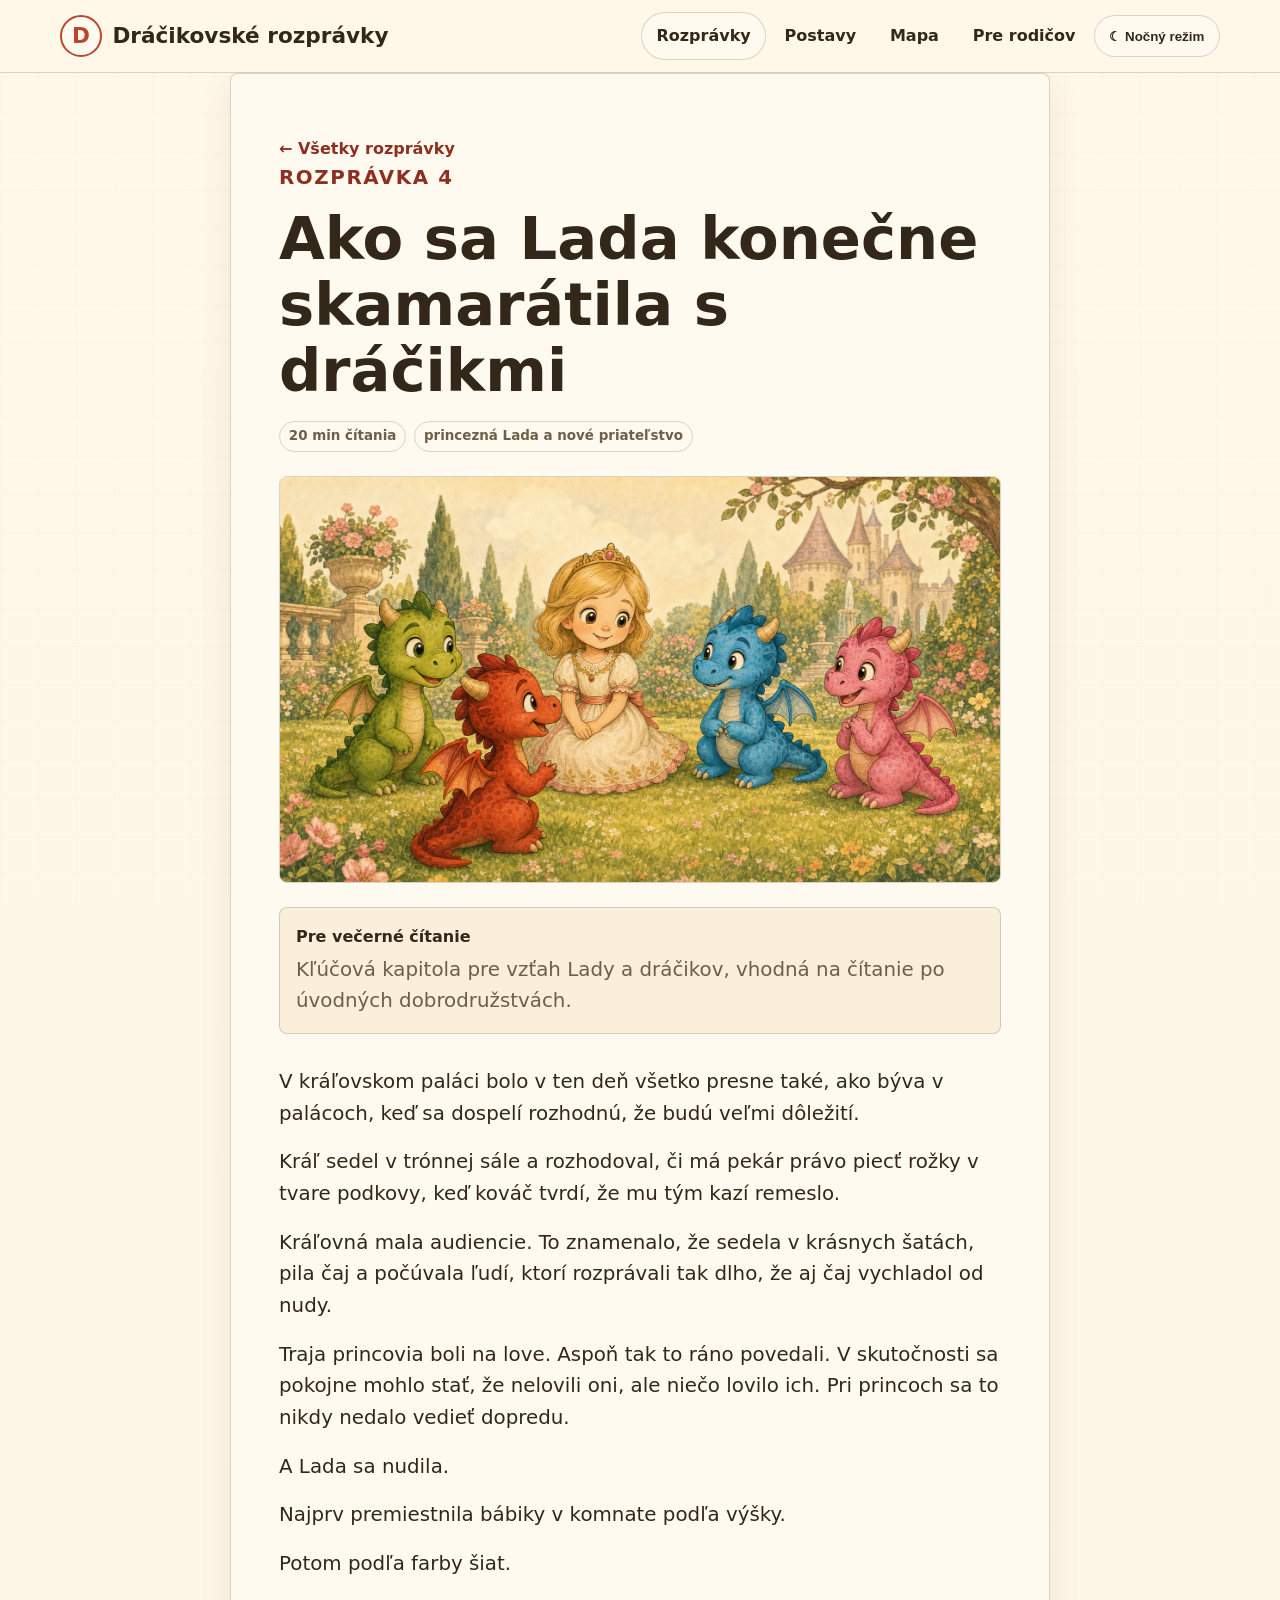
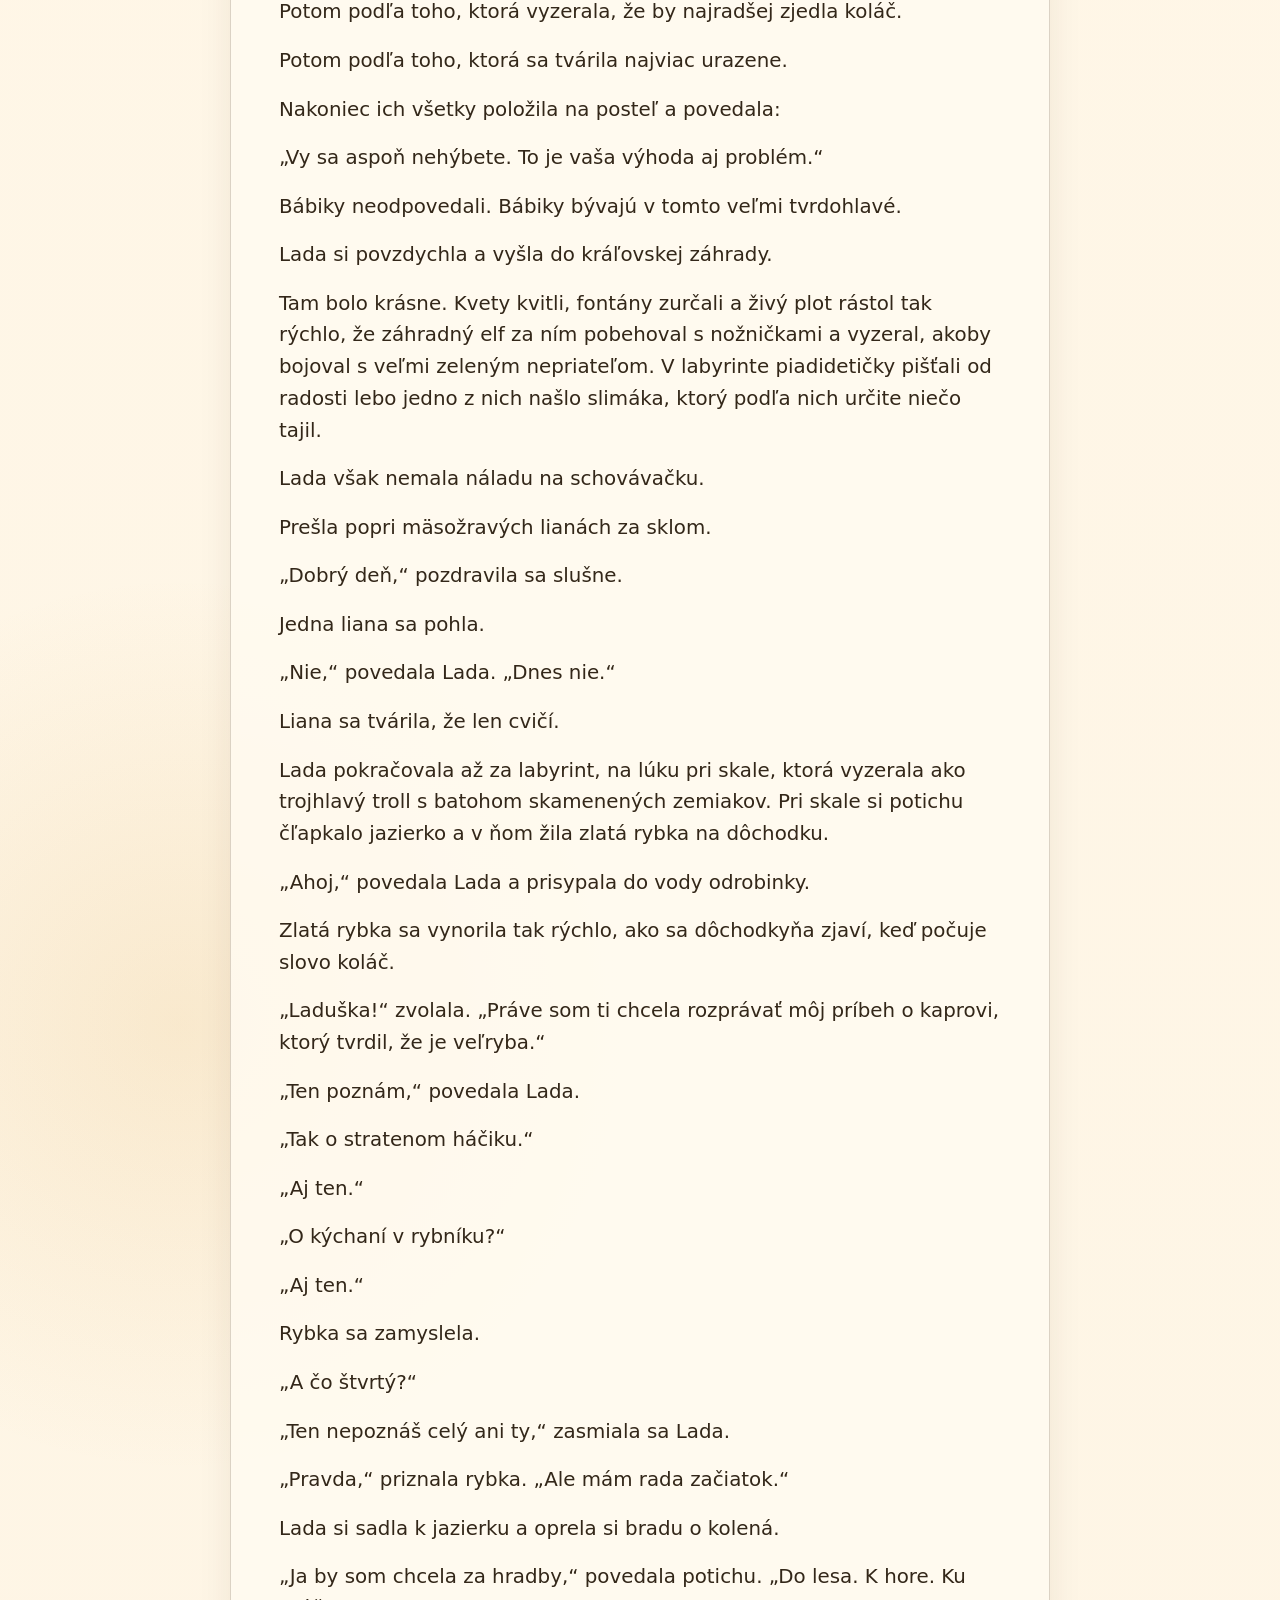
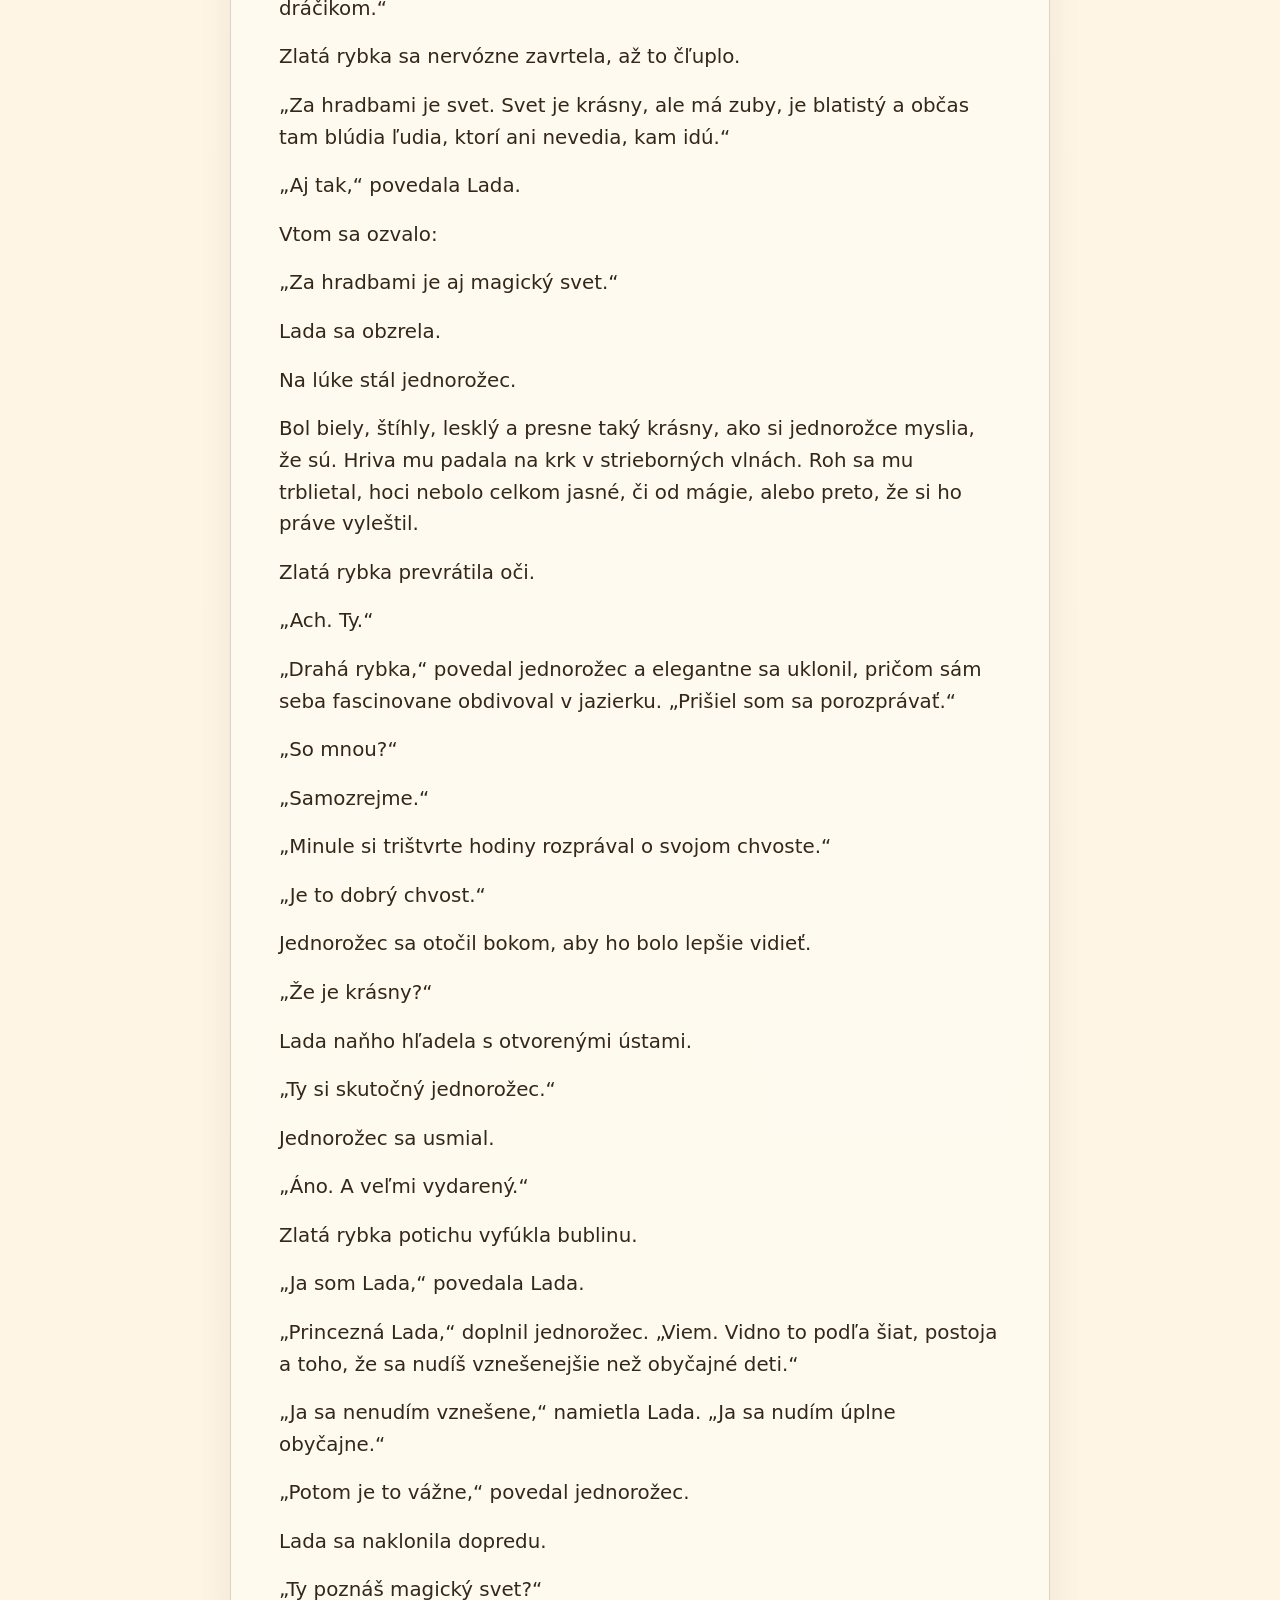
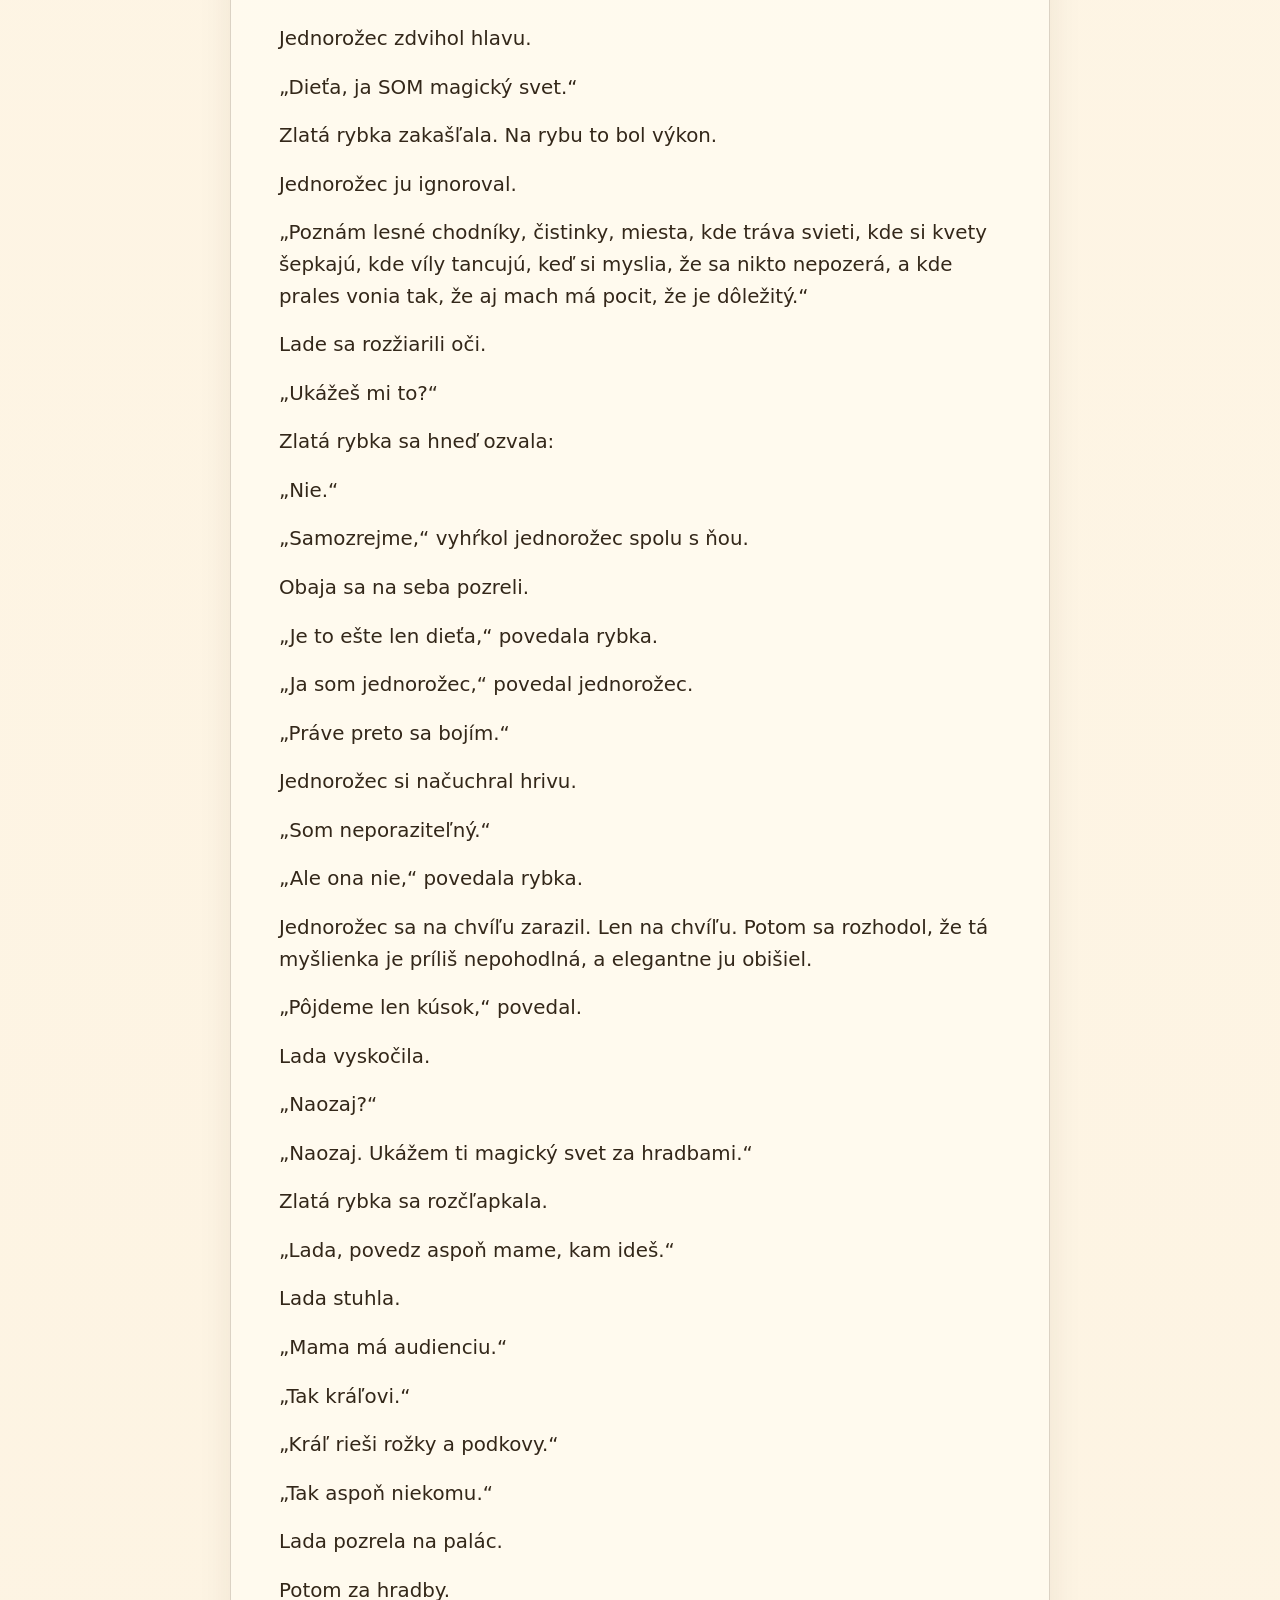
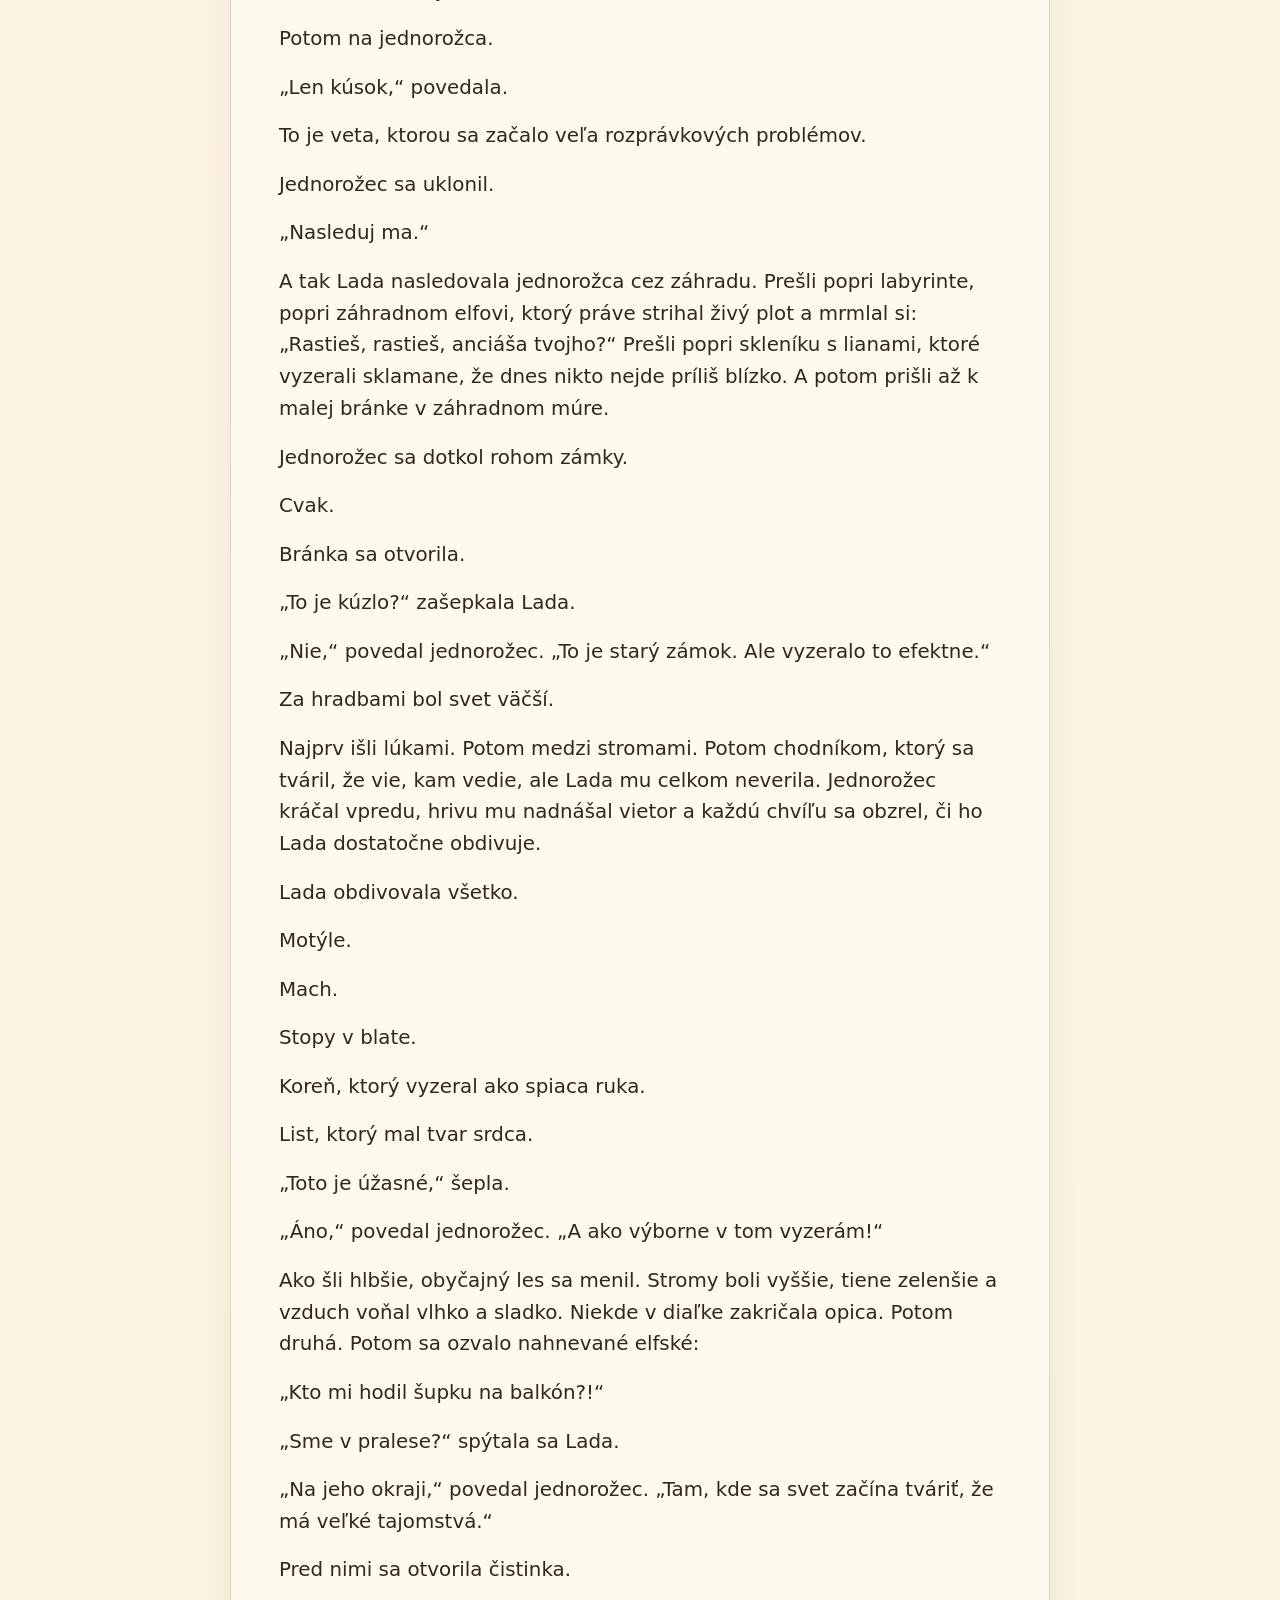
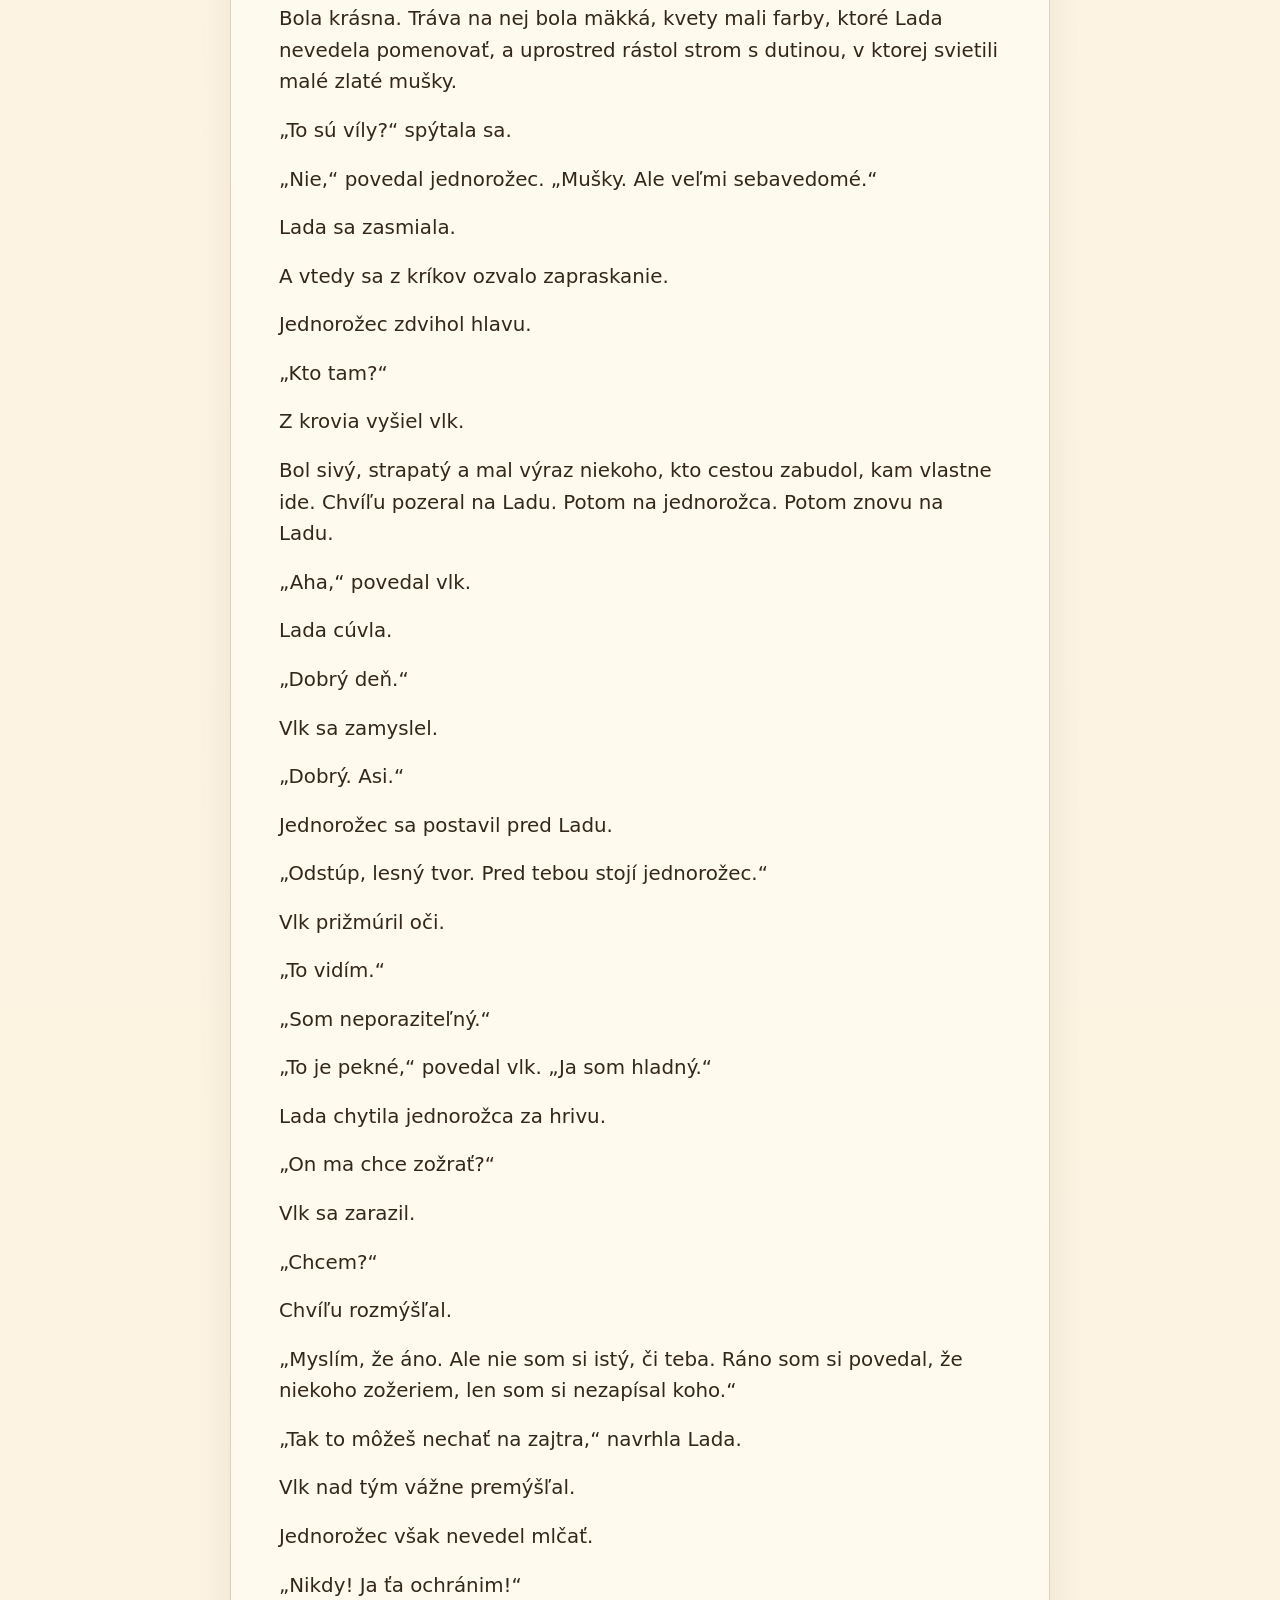
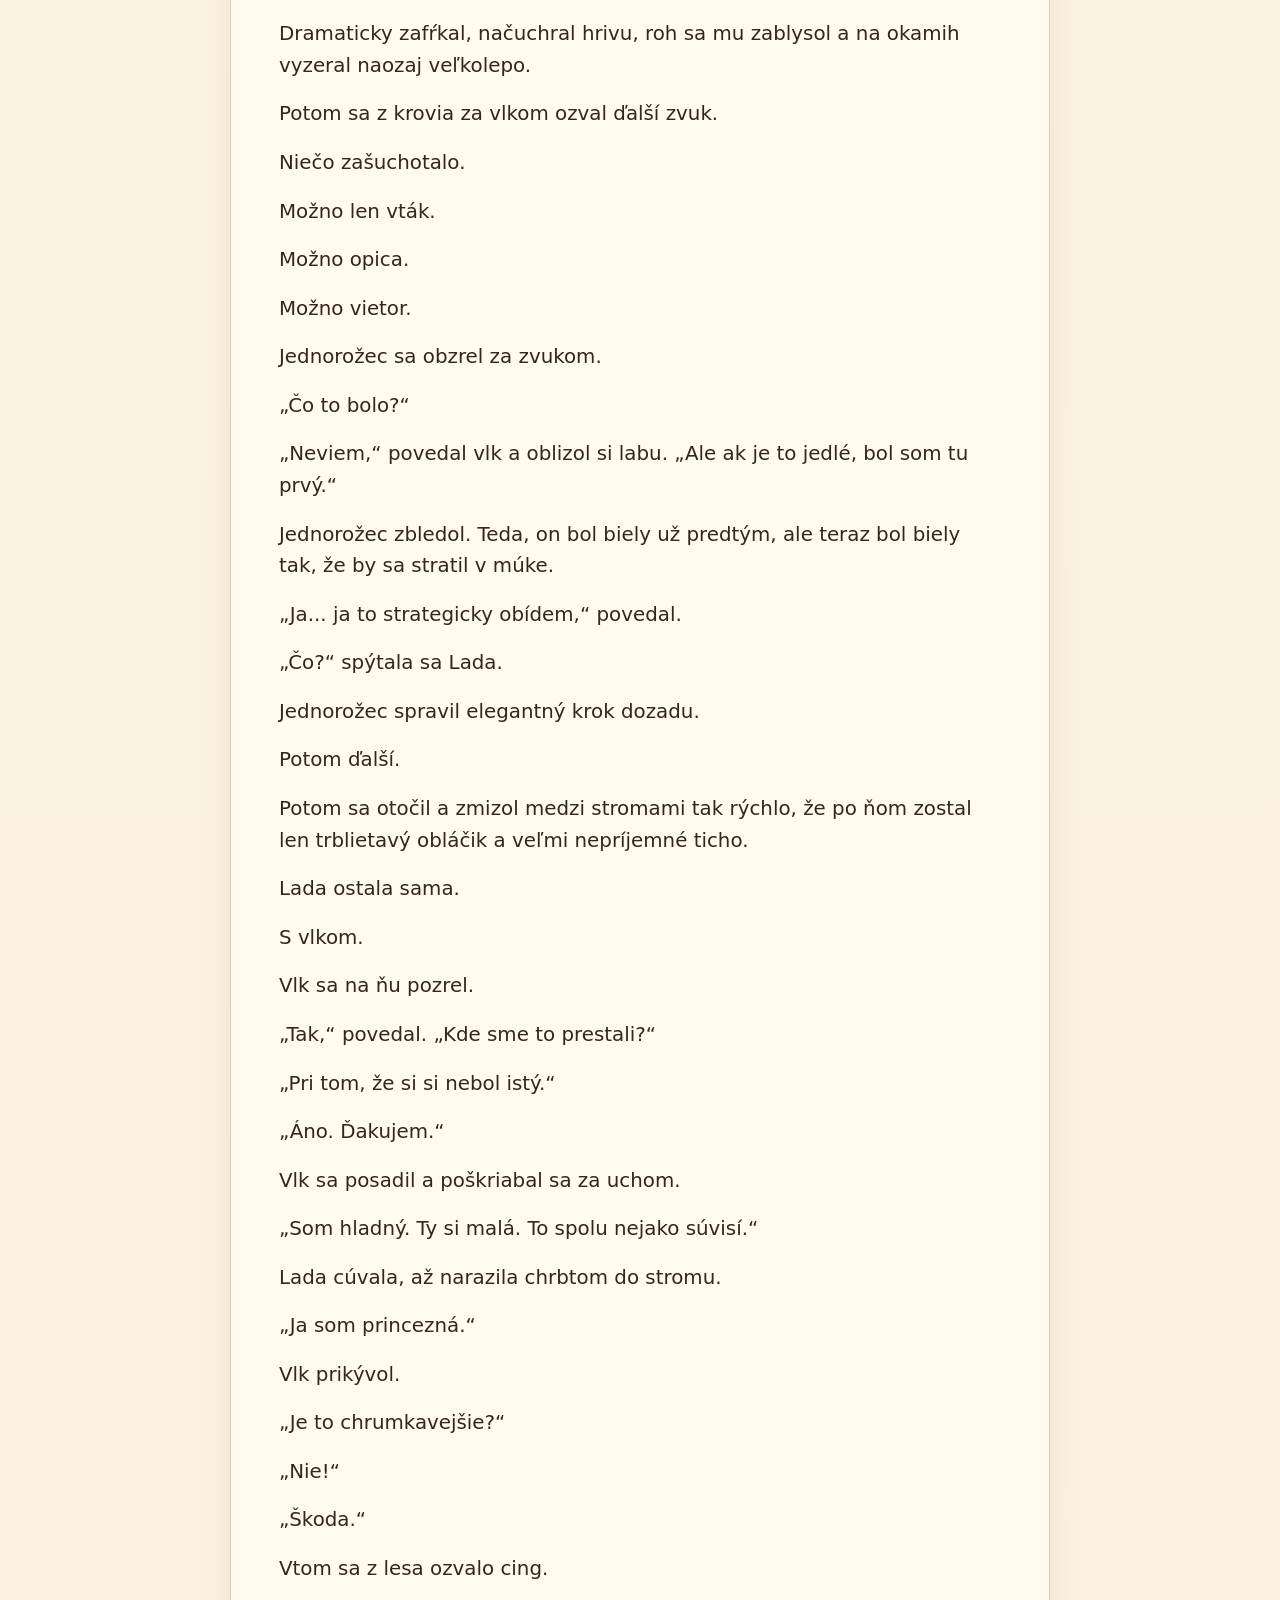
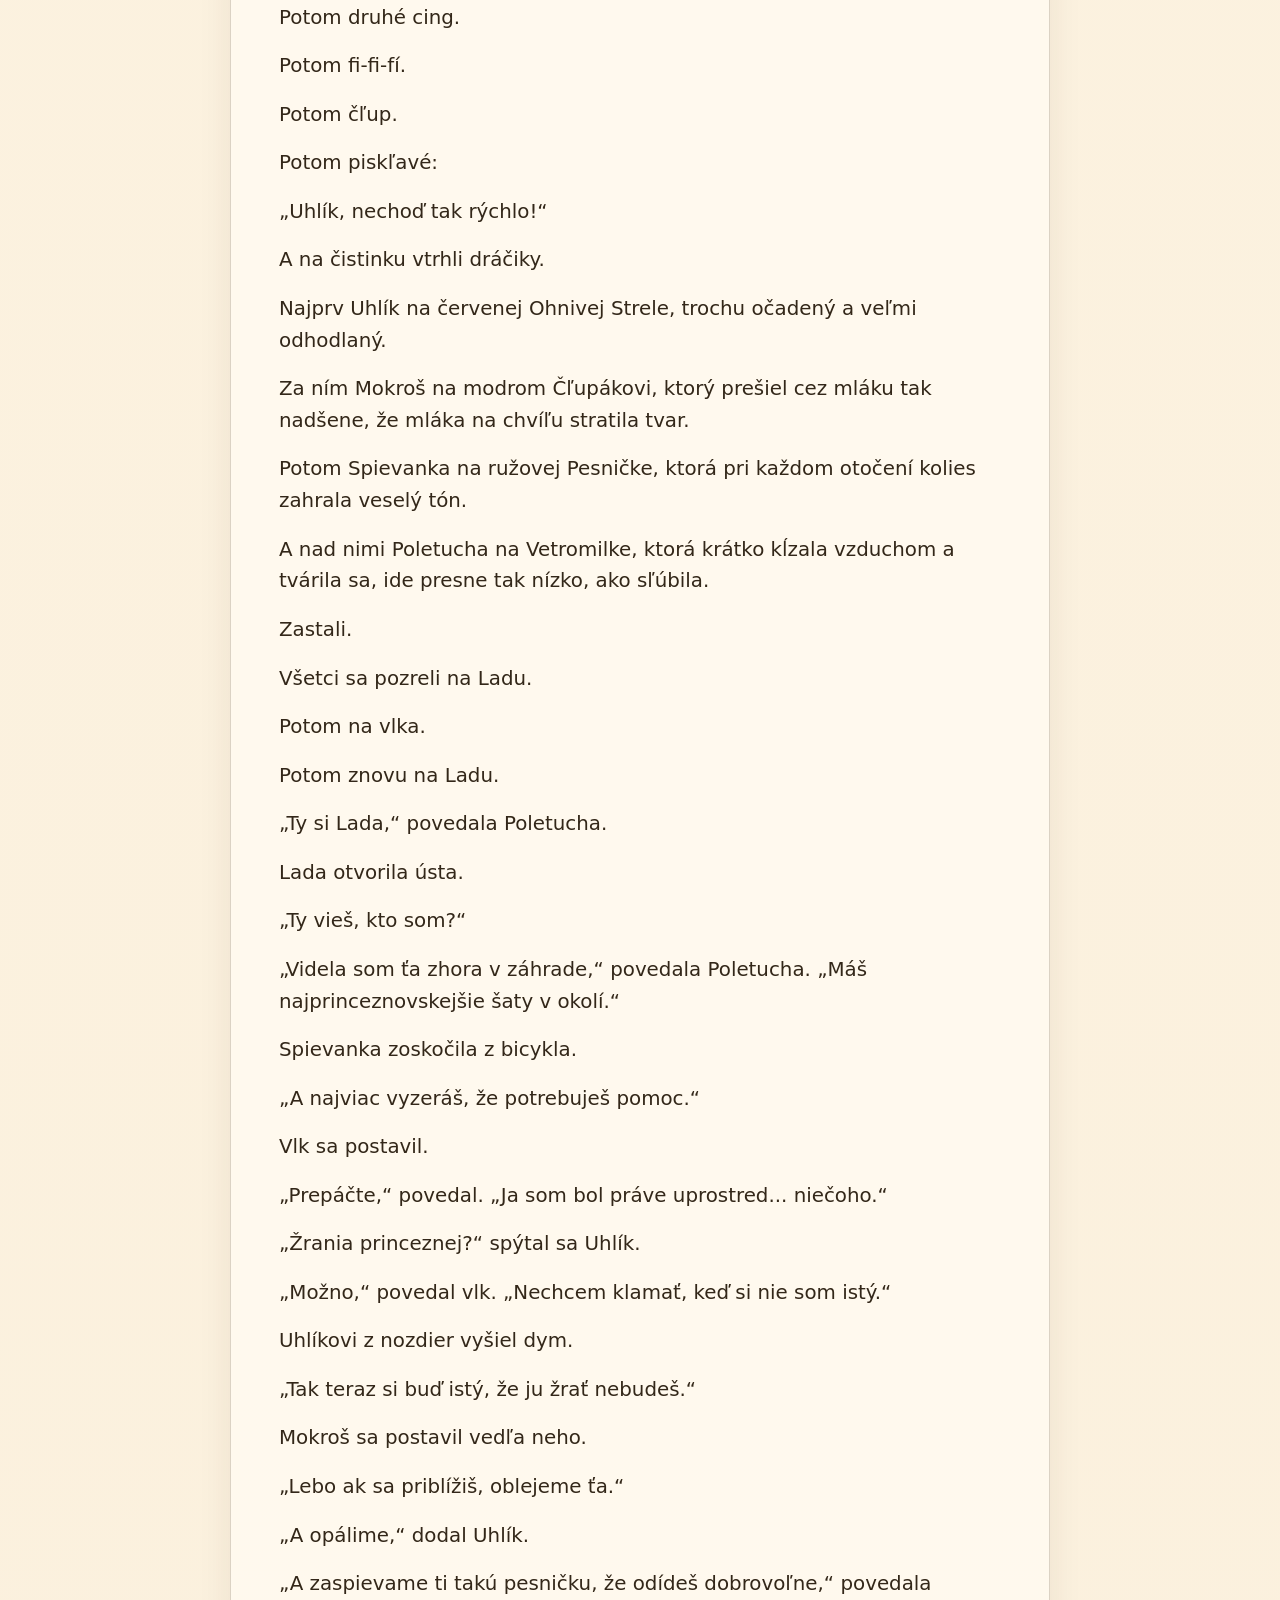
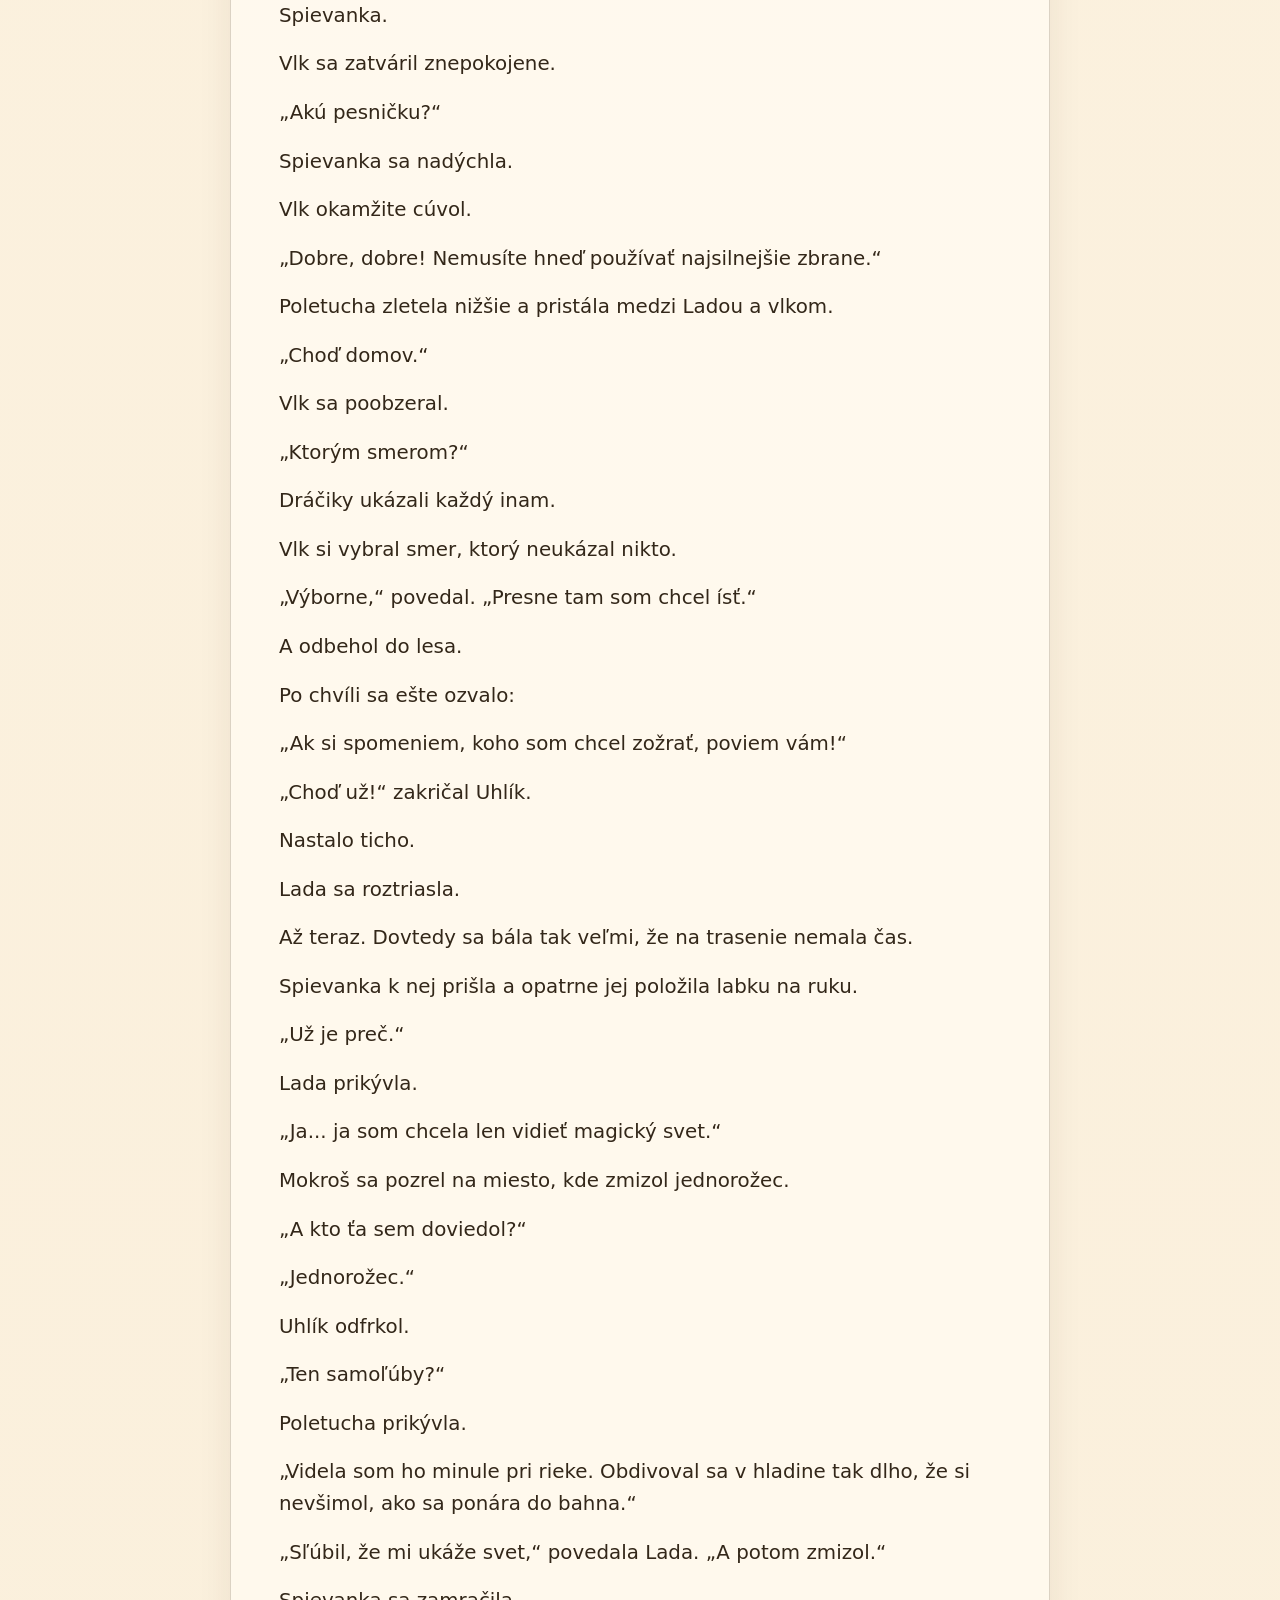
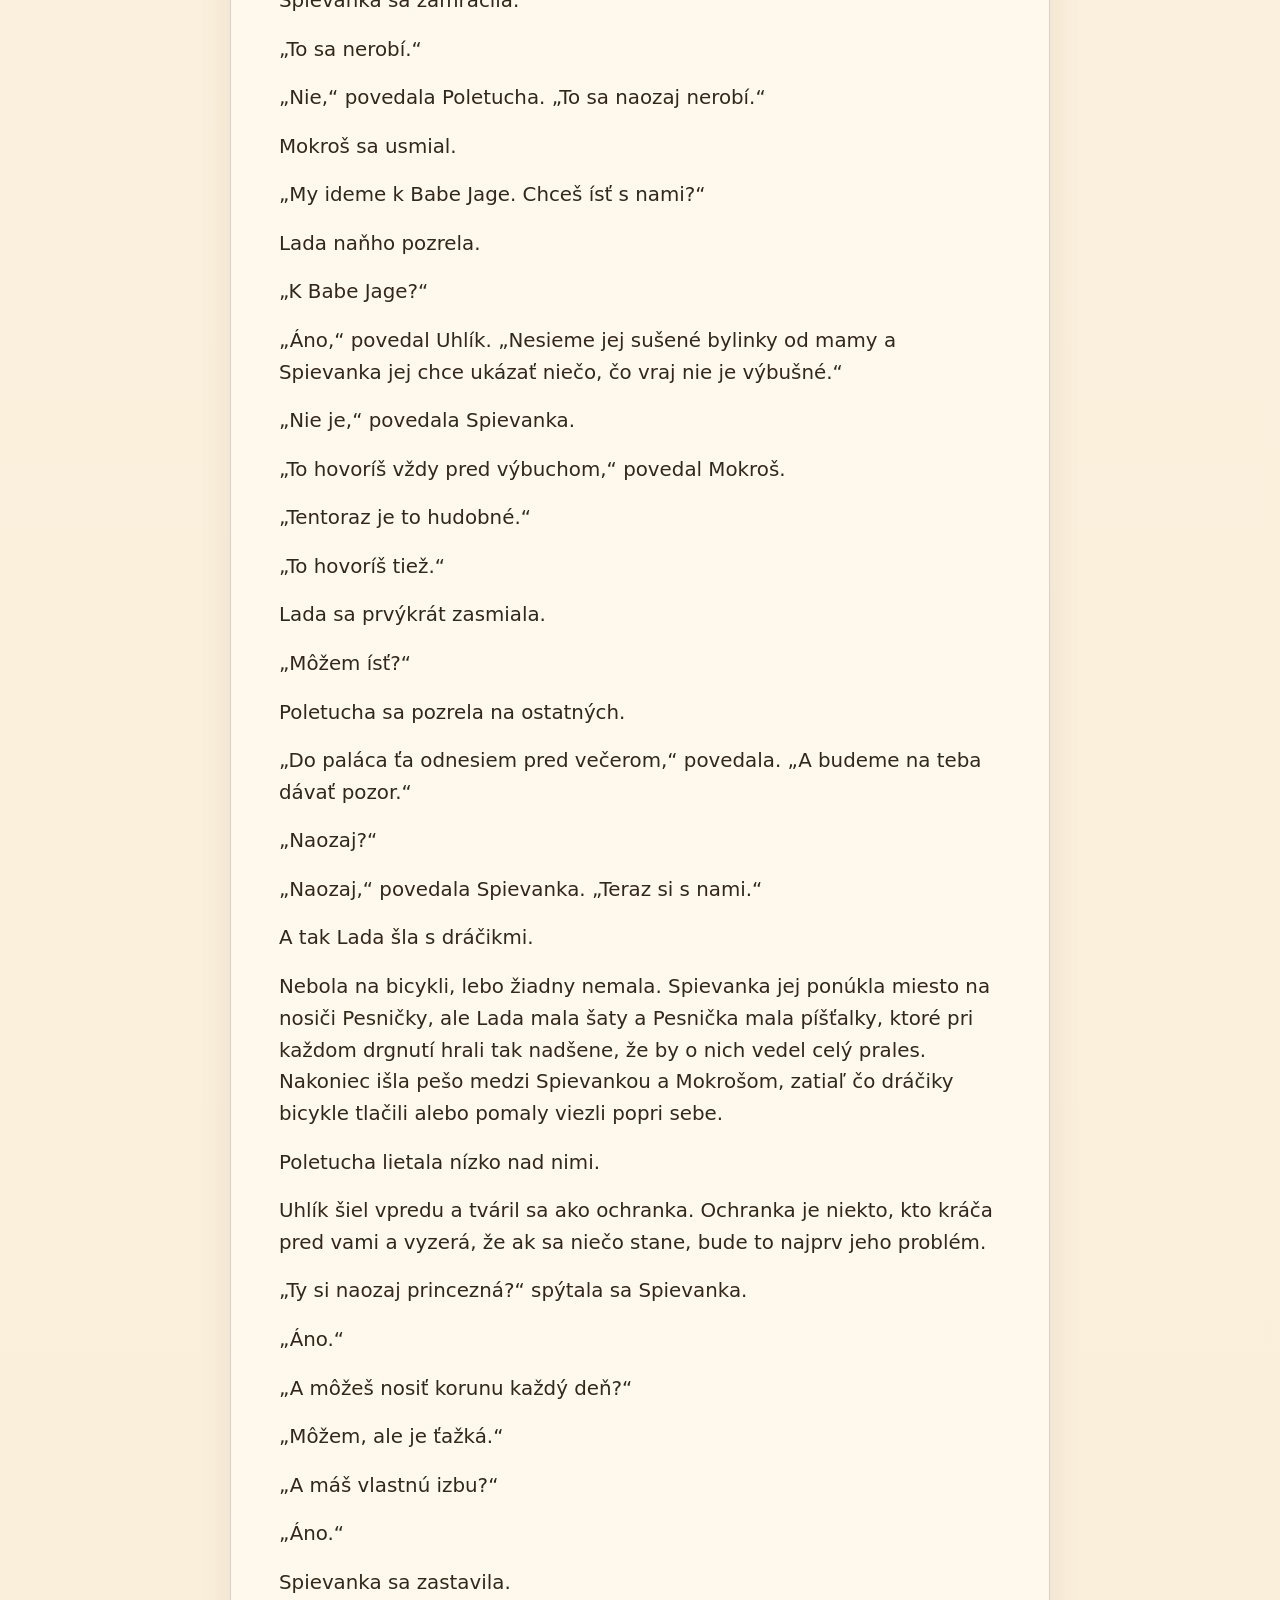
<file: rozpravky/04-ako-sa-lada-konecne-skamaratila-s-dracikmi.html>
<!doctype html>
<html lang="sk">
  <head>
    <meta charset="utf-8">
    <meta name="viewport" content="width=device-width, initial-scale=1">
    <title>Ako sa Lada konečne skamarátila s dráčikmi | Dráčikovské rozprávky</title>
    <meta name="description" content="Kľúčová kapitola pre vzťah Lady a dráčikov, vhodná na čítanie po úvodných dobrodružstvách.">
    <link rel="stylesheet" href="../assets/css/styles.css?v=20260522-2">
    <!-- Google tag (gtag.js) -->
    <script async src="https://www.googletagmanager.com/gtag/js?id=G-J6G9STTTB1"></script>
    <script>
      window.dataLayer = window.dataLayer || [];
      function gtag(){dataLayer.push(arguments);}
      gtag('js', new Date());

      gtag('config', 'G-J6G9STTTB1');
    </script>
  </head>
  <body>
    
  <header class="site-header">
    <nav class="nav" aria-label="Hlavná navigácia">
      <a class="brand" href="../index.html">
        <span class="brand-mark" aria-hidden="true">D</span>
        <span>Dráčikovské rozprávky</span>
      </a>
      <div class="nav-links">
        <a href="../rozpravky/" aria-current="page">Rozprávky</a>
        <a href="../postavy/">Postavy</a>
        <a href="../mapa/">Mapa</a>
        <a href="../pre-rodicov/">Pre rodičov</a>
        <button class="theme-toggle" type="button" data-theme-toggle>Nočný režim</button>
      </div>
    </nav>
  </header>
    <main class="page reader">
      <article class="reader-card">
        <a class="back-link" href="index.html">← Všetky rozprávky</a>
        <p class="eyebrow">Rozprávka 4</p>
        <h1>Ako sa Lada konečne skamarátila s dráčikmi</h1>
        <div class="reader-meta">
          <span class="tag">20 min čítania</span>
          <span class="tag">princezná Lada a nové priateľstvo</span>
        </div>
        <img class="reader-illustration" src="../assets/story-scenes/04-lada-kamarati.png" alt="Ako sa Lada konečne skamarátila s dráčikmi">
        <aside class="reading-note">
          <strong>Pre večerné čítanie</strong>
          <p>Kľúčová kapitola pre vzťah Lady a dráčikov, vhodná na čítanie po úvodných dobrodružstvách.</p>
        </aside>
        <div class="story-text">
            <p>V kráľovskom paláci bolo v ten deň všetko presne také, ako býva v palácoch, keď sa dospelí rozhodnú, že budú veľmi dôležití.</p>
            <p>Kráľ sedel v trónnej sále a rozhodoval, či má pekár právo piecť rožky v tvare podkovy, keď kováč tvrdí, že mu tým kazí remeslo.</p>
            <p>Kráľovná mala audiencie. To znamenalo, že sedela v krásnych šatách, pila čaj a počúvala ľudí, ktorí rozprávali tak dlho, že aj čaj vychladol od nudy.</p>
            <p>Traja princovia boli na love. Aspoň tak to ráno povedali. V skutočnosti sa pokojne mohlo stať, že nelovili oni, ale niečo lovilo ich. Pri princoch sa to nikdy nedalo vedieť dopredu.</p>
            <p>A Lada sa nudila.</p>
            <p>Najprv premiestnila bábiky v komnate podľa výšky.</p>
            <p>Potom podľa farby šiat.</p>
            <p>Potom podľa toho, ktorá vyzerala, že by najradšej zjedla koláč.</p>
            <p>Potom podľa toho, ktorá sa tvárila najviac urazene.</p>
            <p>Nakoniec ich všetky položila na posteľ a povedala:</p>
            <p>„Vy sa aspoň nehýbete. To je vaša výhoda aj problém.“</p>
            <p>Bábiky neodpovedali. Bábiky bývajú v tomto veľmi tvrdohlavé.</p>
            <p>Lada si povzdychla a vyšla do kráľovskej záhrady.</p>
            <p>Tam bolo krásne. Kvety kvitli, fontány zurčali a živý plot rástol tak rýchlo, že záhradný elf za ním pobehoval s nožničkami a vyzeral, akoby bojoval s veľmi zeleným nepriateľom. V labyrinte piadidetičky pišťali od radosti lebo jedno z nich našlo slimáka, ktorý podľa nich určite niečo tajil.</p>
            <p>Lada však nemala náladu na schovávačku.</p>
            <p>Prešla popri mäsožravých lianách za sklom.</p>
            <p>„Dobrý deň,“ pozdravila sa slušne.</p>
            <p>Jedna liana sa pohla.</p>
            <p>„Nie,“ povedala Lada. „Dnes nie.“</p>
            <p>Liana sa tvárila, že len cvičí.</p>
            <p>Lada pokračovala až za labyrint, na lúku pri skale, ktorá vyzerala ako trojhlavý troll s batohom skamenených zemiakov. Pri skale si potichu čľapkalo jazierko a v ňom žila zlatá rybka na dôchodku.</p>
            <p>„Ahoj,“ povedala Lada a prisypala do vody odrobinky.</p>
            <p>Zlatá rybka sa vynorila tak rýchlo, ako sa dôchodkyňa zjaví, keď počuje slovo koláč.</p>
            <p>„Laduška!“ zvolala. „Práve som ti chcela rozprávať môj príbeh o kaprovi, ktorý tvrdil, že je veľryba.“</p>
            <p>„Ten poznám,“ povedala Lada.</p>
            <p>„Tak o stratenom háčiku.“</p>
            <p>„Aj ten.“</p>
            <p>„O kýchaní v rybníku?“</p>
            <p>„Aj ten.“</p>
            <p>Rybka sa zamyslela.</p>
            <p>„A čo štvrtý?“</p>
            <p>„Ten nepoznáš celý ani ty,“ zasmiala sa Lada.</p>
            <p>„Pravda,“ priznala rybka. „Ale mám rada začiatok.“</p>
            <p>Lada si sadla k jazierku a oprela si bradu o kolená.</p>
            <p>„Ja by som chcela za hradby,“ povedala potichu. „Do lesa. K hore. Ku dráčikom.“</p>
            <p>Zlatá rybka sa nervózne zavrtela, až to čľuplo.</p>
            <p>„Za hradbami je svet. Svet je krásny, ale má zuby, je blatistý a občas tam blúdia ľudia, ktorí ani nevedia, kam idú.“</p>
            <p>„Aj tak,“ povedala Lada.</p>
            <p>Vtom sa ozvalo:</p>
            <p>„Za hradbami je aj magický svet.“</p>
            <p>Lada sa obzrela.</p>
            <p>Na lúke stál jednorožec.</p>
            <p>Bol biely, štíhly, lesklý a presne taký krásny, ako si jednorožce myslia, že sú. Hriva mu padala na krk v strieborných vlnách. Roh sa mu trblietal, hoci nebolo celkom jasné, či od mágie, alebo preto, že si ho práve vyleštil.</p>
            <p>Zlatá rybka prevrátila oči.</p>
            <p>„Ach. Ty.“</p>
            <p>„Drahá rybka,“ povedal jednorožec a elegantne sa uklonil, pričom sám seba fascinovane obdivoval v jazierku. „Prišiel som sa porozprávať.“</p>
            <p>„So mnou?“</p>
            <p>„Samozrejme.“</p>
            <p>„Minule si trištvrte hodiny rozprával o svojom chvoste.“</p>
            <p>„Je to dobrý chvost.“</p>
            <p>Jednorožec sa otočil bokom, aby ho bolo lepšie vidieť.</p>
            <p>„Že je krásny?“</p>
            <p>Lada naňho hľadela s otvorenými ústami.</p>
            <p>„Ty si skutočný jednorožec.“</p>
            <p>Jednorožec sa usmial.</p>
            <p>„Áno. A veľmi vydarený.“</p>
            <p>Zlatá rybka potichu vyfúkla bublinu.</p>
            <p>„Ja som Lada,“ povedala Lada.</p>
            <p>„Princezná Lada,“ doplnil jednorožec. „Viem. Vidno to podľa šiat, postoja a toho, že sa nudíš vznešenejšie než obyčajné deti.“</p>
            <p>„Ja sa nenudím vznešene,“ namietla Lada. „Ja sa nudím úplne obyčajne.“</p>
            <p>„Potom je to vážne,“ povedal jednorožec.</p>
            <p>Lada sa naklonila dopredu.</p>
            <p>„Ty poznáš magický svet?“</p>
            <p>Jednorožec zdvihol hlavu.</p>
            <p>„Dieťa, ja SOM magický svet.“</p>
            <p>Zlatá rybka zakašľala. Na rybu to bol výkon.</p>
            <p>Jednorožec ju ignoroval.</p>
            <p>„Poznám lesné chodníky, čistinky, miesta, kde tráva svieti, kde si kvety šepkajú, kde víly tancujú, keď si myslia, že sa nikto nepozerá, a kde prales vonia tak, že aj mach má pocit, že je dôležitý.“</p>
            <p>Lade sa rozžiarili oči.</p>
            <p>„Ukážeš mi to?“</p>
            <p>Zlatá rybka sa hneď ozvala:</p>
            <p>„Nie.“</p>
            <p>„Samozrejme,“ vyhŕkol jednorožec spolu s ňou.</p>
            <p>Obaja sa na seba pozreli.</p>
            <p>„Je to ešte len dieťa,“ povedala rybka.</p>
            <p>„Ja som jednorožec,“ povedal jednorožec.</p>
            <p>„Práve preto sa bojím.“</p>
            <p>Jednorožec si načuchral hrivu.</p>
            <p>„Som neporaziteľný.“</p>
            <p>„Ale ona nie,“ povedala rybka.</p>
            <p>Jednorožec sa na chvíľu zarazil. Len na chvíľu. Potom sa rozhodol, že tá myšlienka je príliš nepohodlná, a elegantne ju obišiel.</p>
            <p>„Pôjdeme len kúsok,“ povedal.</p>
            <p>Lada vyskočila.</p>
            <p>„Naozaj?“</p>
            <p>„Naozaj. Ukážem ti magický svet za hradbami.“</p>
            <p>Zlatá rybka sa rozčľapkala.</p>
            <p>„Lada, povedz aspoň mame, kam ideš.“</p>
            <p>Lada stuhla.</p>
            <p>„Mama má audienciu.“</p>
            <p>„Tak kráľovi.“</p>
            <p>„Kráľ rieši rožky a podkovy.“</p>
            <p>„Tak aspoň niekomu.“</p>
            <p>Lada pozrela na palác.</p>
            <p>Potom za hradby.</p>
            <p>Potom na jednorožca.</p>
            <p>„Len kúsok,“ povedala.</p>
            <p>To je veta, ktorou sa začalo veľa rozprávkových problémov.</p>
            <p>Jednorožec sa uklonil.</p>
            <p>„Nasleduj ma.“</p>
            <p>A tak Lada nasledovala jednorožca cez záhradu. Prešli popri labyrinte, popri záhradnom elfovi, ktorý práve strihal živý plot a mrmlal si: „Rastieš, rastieš, anciáša tvojho?“ Prešli popri skleníku s lianami, ktoré vyzerali sklamane, že dnes nikto nejde príliš blízko. A potom prišli až k malej bránke v záhradnom múre.</p>
            <p>Jednorožec sa dotkol rohom zámky.</p>
            <p>Cvak.</p>
            <p>Bránka sa otvorila.</p>
            <p>„To je kúzlo?“ zašepkala Lada.</p>
            <p>„Nie,“ povedal jednorožec. „To je starý zámok. Ale vyzeralo to efektne.“</p>
            <p>Za hradbami bol svet väčší.</p>
            <p>Najprv išli lúkami. Potom medzi stromami. Potom chodníkom, ktorý sa tváril, že vie, kam vedie, ale Lada mu celkom neverila. Jednorožec kráčal vpredu, hrivu mu nadnášal vietor a každú chvíľu sa obzrel, či ho Lada dostatočne obdivuje.</p>
            <p>Lada obdivovala všetko.</p>
            <p>Motýle.</p>
            <p>Mach.</p>
            <p>Stopy v blate.</p>
            <p>Koreň, ktorý vyzeral ako spiaca ruka.</p>
            <p>List, ktorý mal tvar srdca.</p>
            <p>„Toto je úžasné,“ šepla.</p>
            <p>„Áno,“ povedal jednorožec. „A ako výborne v tom vyzerám!“</p>
            <p>Ako šli hlbšie, obyčajný les sa menil. Stromy boli vyššie, tiene zelenšie a vzduch voňal vlhko a sladko. Niekde v diaľke zakričala opica. Potom druhá. Potom sa ozvalo nahnevané elfské:</p>
            <p>„Kto mi hodil šupku na balkón?!“</p>
            <p>„Sme v pralese?“ spýtala sa Lada.</p>
            <p>„Na jeho okraji,“ povedal jednorožec. „Tam, kde sa svet začína tváriť, že má  veľké tajomstvá.“</p>
            <p>Pred nimi sa otvorila čistinka.</p>
            <p>Bola krásna. Tráva na nej bola mäkká, kvety mali farby, ktoré Lada nevedela pomenovať, a uprostred rástol strom s dutinou, v ktorej svietili malé zlaté mušky.</p>
            <p>„To sú víly?“ spýtala sa.</p>
            <p>„Nie,“ povedal jednorožec. „Mušky. Ale veľmi sebavedomé.“</p>
            <p>Lada sa zasmiala.</p>
            <p>A vtedy sa z kríkov ozvalo zapraskanie.</p>
            <p>Jednorožec zdvihol hlavu.</p>
            <p>„Kto tam?“</p>
            <p>Z krovia vyšiel vlk.</p>
            <p>Bol sivý, strapatý a mal výraz niekoho, kto cestou zabudol, kam vlastne ide. Chvíľu pozeral na Ladu. Potom na jednorožca. Potom znovu na Ladu.</p>
            <p>„Aha,“ povedal vlk.</p>
            <p>Lada cúvla.</p>
            <p>„Dobrý deň.“</p>
            <p>Vlk sa zamyslel.</p>
            <p>„Dobrý. Asi.“</p>
            <p>Jednorožec sa postavil pred Ladu.</p>
            <p>„Odstúp, lesný tvor. Pred tebou stojí jednorožec.“</p>
            <p>Vlk prižmúril oči.</p>
            <p>„To vidím.“</p>
            <p>„Som neporaziteľný.“</p>
            <p>„To je pekné,“ povedal vlk. „Ja som hladný.“</p>
            <p>Lada chytila jednorožca za hrivu.</p>
            <p>„On ma chce zožrať?“</p>
            <p>Vlk sa zarazil.</p>
            <p>„Chcem?“</p>
            <p>Chvíľu rozmýšľal.</p>
            <p>„Myslím, že áno. Ale nie som si istý, či teba. Ráno som si povedal, že niekoho zožeriem, len som si nezapísal koho.“</p>
            <p>„Tak to môžeš nechať na zajtra,“ navrhla Lada.</p>
            <p>Vlk nad tým vážne premýšľal.</p>
            <p>Jednorožec však nevedel mlčať.</p>
            <p>„Nikdy! Ja ťa ochránim!“</p>
            <p>Dramaticky zafŕkal, načuchral hrivu, roh sa mu zablysol a na okamih vyzeral naozaj veľkolepo.</p>
            <p>Potom sa z krovia za vlkom ozval ďalší zvuk.</p>
            <p>Niečo zašuchotalo.</p>
            <p>Možno len vták.</p>
            <p>Možno opica.</p>
            <p>Možno vietor.</p>
            <p>Jednorožec sa obzrel za zvukom.</p>
            <p>„Čo to bolo?“</p>
            <p>„Neviem,“ povedal vlk a oblizol si labu. „Ale ak je to jedlé, bol som tu prvý.“</p>
            <p>Jednorožec zbledol. Teda, on bol biely už predtým, ale teraz bol biely tak, že by sa stratil v múke.</p>
            <p>„Ja... ja to strategicky obídem,“ povedal.</p>
            <p>„Čo?“ spýtala sa Lada.</p>
            <p>Jednorožec spravil elegantný krok dozadu.</p>
            <p>Potom ďalší.</p>
            <p>Potom sa otočil a zmizol medzi stromami tak rýchlo, že po ňom zostal len trblietavý obláčik a veľmi nepríjemné ticho.</p>
            <p>Lada ostala sama.</p>
            <p>S vlkom.</p>
            <p>Vlk sa na ňu pozrel.</p>
            <p>„Tak,“ povedal. „Kde sme to prestali?“</p>
            <p>„Pri tom, že si si nebol istý.“</p>
            <p>„Áno. Ďakujem.“</p>
            <p>Vlk sa posadil a poškriabal sa za uchom.</p>
            <p>„Som hladný. Ty si malá. To spolu nejako súvisí.“</p>
            <p>Lada cúvala, až narazila chrbtom do stromu.</p>
            <p>„Ja som princezná.“</p>
            <p>Vlk prikývol.</p>
            <p>„Je to chrumkavejšie?“</p>
            <p>„Nie!“</p>
            <p>„Škoda.“</p>
            <p>Vtom sa z lesa ozvalo cing.</p>
            <p>Potom druhé cing.</p>
            <p>Potom fi-fi-fí.</p>
            <p>Potom čľup.</p>
            <p>Potom piskľavé:</p>
            <p>„Uhlík, nechoď tak rýchlo!“</p>
            <p>A na čistinku vtrhli dráčiky.</p>
            <p>Najprv Uhlík na červenej Ohnivej Strele, trochu očadený a veľmi odhodlaný.</p>
            <p>Za ním Mokroš na modrom Čľupákovi, ktorý prešiel cez mláku tak nadšene, že mláka na chvíľu stratila tvar.</p>
            <p>Potom Spievanka na ružovej Pesničke, ktorá pri každom otočení kolies zahrala veselý tón.</p>
            <p>A nad nimi Poletucha na Vetromilke, ktorá krátko kĺzala vzduchom a tvárila sa, ide presne tak nízko, ako sľúbila.</p>
            <p>Zastali.</p>
            <p>Všetci sa pozreli na Ladu.</p>
            <p>Potom na vlka.</p>
            <p>Potom znovu na Ladu.</p>
            <p>„Ty si Lada,“ povedala Poletucha.</p>
            <p>Lada otvorila ústa.</p>
            <p>„Ty vieš, kto som?“</p>
            <p>„Videla som ťa zhora v záhrade,“ povedala Poletucha. „Máš najprinceznovskejšie šaty v okolí.“</p>
            <p>Spievanka zoskočila z bicykla.</p>
            <p>„A najviac vyzeráš, že potrebuješ pomoc.“</p>
            <p>Vlk sa postavil.</p>
            <p>„Prepáčte,“ povedal. „Ja som bol práve uprostred... niečoho.“</p>
            <p>„Žrania princeznej?“ spýtal sa Uhlík.</p>
            <p>„Možno,“ povedal vlk. „Nechcem klamať, keď si nie som istý.“</p>
            <p>Uhlíkovi z nozdier vyšiel dym.</p>
            <p>„Tak teraz si buď istý, že ju žrať nebudeš.“</p>
            <p>Mokroš sa postavil vedľa neho.</p>
            <p>„Lebo ak sa priblížiš, oblejeme ťa.“</p>
            <p>„A opálime,“ dodal Uhlík.</p>
            <p>„A zaspievame ti takú pesničku, že odídeš dobrovoľne,“ povedala Spievanka.</p>
            <p>Vlk sa zatváril znepokojene.</p>
            <p>„Akú pesničku?“</p>
            <p>Spievanka sa nadýchla.</p>
            <p>Vlk okamžite cúvol.</p>
            <p>„Dobre, dobre! Nemusíte hneď používať najsilnejšie zbrane.“</p>
            <p>Poletucha zletela nižšie a pristála medzi Ladou a vlkom.</p>
            <p>„Choď domov.“</p>
            <p>Vlk sa poobzeral.</p>
            <p>„Ktorým smerom?“</p>
            <p>Dráčiky ukázali každý inam.</p>
            <p>Vlk si vybral smer, ktorý neukázal nikto.</p>
            <p>„Výborne,“ povedal. „Presne tam som chcel ísť.“</p>
            <p>A odbehol do lesa.</p>
            <p>Po chvíli sa ešte ozvalo:</p>
            <p>„Ak si spomeniem, koho som chcel zožrať, poviem vám!“</p>
            <p>„Choď už!“ zakričal Uhlík.</p>
            <p>Nastalo ticho.</p>
            <p>Lada sa roztriasla.</p>
            <p>Až teraz. Dovtedy sa bála tak veľmi, že na trasenie nemala čas.</p>
            <p>Spievanka k nej prišla a opatrne jej položila labku na ruku.</p>
            <p>„Už je preč.“</p>
            <p>Lada prikývla.</p>
            <p>„Ja... ja som chcela len vidieť magický svet.“</p>
            <p>Mokroš sa pozrel na miesto, kde zmizol jednorožec.</p>
            <p>„A kto ťa sem doviedol?“</p>
            <p>„Jednorožec.“</p>
            <p>Uhlík odfrkol.</p>
            <p>„Ten samoľúby?“</p>
            <p>Poletucha prikývla.</p>
            <p>„Videla som ho minule pri rieke. Obdivoval sa v hladine tak dlho, že si nevšimol, ako sa ponára do bahna.“</p>
            <p>„Sľúbil, že mi ukáže svet,“ povedala Lada. „A potom zmizol.“</p>
            <p>Spievanka sa zamračila.</p>
            <p>„To sa nerobí.“</p>
            <p>„Nie,“ povedala Poletucha. „To sa naozaj nerobí.“</p>
            <p>Mokroš sa usmial.</p>
            <p>„My ideme k Babe Jage. Chceš ísť s nami?“</p>
            <p>Lada naňho pozrela.</p>
            <p>„K Babe Jage?“</p>
            <p>„Áno,“ povedal Uhlík. „Nesieme jej sušené bylinky od mamy a Spievanka jej chce ukázať niečo, čo vraj nie je výbušné.“</p>
            <p>„Nie je,“ povedala Spievanka.</p>
            <p>„To hovoríš vždy pred výbuchom,“ povedal Mokroš.</p>
            <p>„Tentoraz je to hudobné.“</p>
            <p>„To hovoríš tiež.“</p>
            <p>Lada sa prvýkrát zasmiala.</p>
            <p>„Môžem ísť?“</p>
            <p>Poletucha sa pozrela na ostatných.</p>
            <p>„Do paláca ťa odnesiem pred večerom,“ povedala. „A budeme na teba dávať pozor.“</p>
            <p>„Naozaj?“</p>
            <p>„Naozaj,“ povedala Spievanka. „Teraz si s nami.“</p>
            <p>A tak Lada šla s dráčikmi.</p>
            <p>Nebola na bicykli, lebo žiadny nemala. Spievanka jej ponúkla miesto na nosiči Pesničky, ale Lada mala šaty a Pesnička mala píšťalky, ktoré pri každom drgnutí hrali tak nadšene, že by o nich vedel celý prales. Nakoniec išla pešo medzi Spievankou a Mokrošom, zatiaľ čo dráčiky bicykle tlačili alebo pomaly viezli popri sebe.</p>
            <p>Poletucha lietala nízko nad nimi.</p>
            <p>Uhlík šiel vpredu a tváril sa ako ochranka. Ochranka je niekto, kto kráča pred vami a vyzerá, že ak sa niečo stane, bude to najprv jeho problém.</p>
            <p>„Ty si naozaj princezná?“ spýtala sa Spievanka.</p>
            <p>„Áno.“</p>
            <p>„A môžeš nosiť korunu každý deň?“</p>
            <p>„Môžem, ale je ťažká.“</p>
            <p>„A máš vlastnú izbu?“</p>
            <p>„Áno.“</p>
            <p>Spievanka sa zastavila.</p>
            <p>„Celú vlastnú?“</p>
            <p>„Áno.“</p>
            <p>Spievanka sa pozrela na ostatných dráčikov tak, ako sa pozerá niekto, kto práve zistil, že niekde existuje raj.</p>
            <p>„A môžeš si tam dať všetky hračky?“</p>
            <p>„Skoro všetky.“</p>
            <p>„Skoro všetky je dosť.“</p>
            <p>Lada sa zasmiala.</p>
            <p>„Ty máš rada hračky?“</p>
            <p>„Ja mám rada všetko, s čím sa dá niečo vymyslieť.“</p>
            <p>„Ja tiež,“ povedala Lada.</p>
            <p>Spievanka zastala.</p>
            <p>„Naozaj?“</p>
            <p>„Naozaj. Len sa so mnou v paláci skoro nikto nechce hrať. Dospelí majú prácu a princovia sú stále preč.“</p>
            <p>Spievanka sa rozžiarila.</p>
            <p>„Tak to je výborné.“</p>
            <p>„Že sa so mnou nikto nehrá?“</p>
            <p>„Nie. Že sa so mnou budeš hrať ty.“</p>
            <p>Lada sa usmiala a z očí sa jej vytratili posledné známky vystrašenia.</p>
            <p>Cesta do pralesa bola dobrodružná. Videli stromy, ktoré mali korene ako prepletené prsty. Videli kvety, ktoré sa zatvárali, keď okolo prešiel Uhlík, lebo asi cítili teplo a nechceli byť usušené. Videli opice, ktoré sedeli na konároch a šúpali ovocie.</p>
            <p>Jedna opica hodila šupku.</p>
            <p>Trafila Mokrošovi prilbu.</p>
            <p>„Hej!“ zakričal Mokroš.</p>
            <p>Zhora sa ozvalo elfské:</p>
            <p>„Vidíte?! Robia to aj návštevám!“</p>
            <p>Opica sa tvárila nevinne. Tak nevinne, že bolo jasné, že je vinná.</p>
            <p>Konečne dorazili na čistinku, kde stála chalúpka Baby Jagy.</p>
            <p>Nebola na kuracích nohách, lebo Baba Jaga tvrdila, že také bývanie je nepraktické, najmä keď sa chalúpka rozhodne ísť na prechádzku práve vtedy, keď varíte polievku. Táto chalúpka stála pevne na zemi, len komín sa trochu nakláňal, akoby počúval klebety.</p>
            <p>Pred chalúpkou viseli bylinky, sušili sa huby a na plote sedel hrniec, ktorý sa tváril, že tam patrí.</p>
            <p>Baba Jaga vyletela spoza stromov na metle.</p>
            <p>„Uhniiiií!“ zvrieskla.</p>
            <p>Všetci uskočili.</p>
            <p>Baba Jaga pristála tak, že metla vyryla v zemi ryhu a zastavila sa tesne pred Uhlíkom.</p>
            <p>„Perfektné pristátie,“ povedala.</p>
            <p>Poletucha zažiarila.</p>
            <p>„Môžeme si dať preteky?“</p>
            <p>„Nie,“ povedali Uhlík, Mokroš, Spievanka aj Lada naraz.</p>
            <p>Baba Jaga si všimla Ladu.</p>
            <p>„A toto je čo?“</p>
            <p>„Princezná,“ povedal Mokroš.</p>
            <p>„Našli sme ju pri vlkovi,“ dodal Uhlík.</p>
            <p>„Vlkovi?“ Baba Jaga si založila ruky vbok. „Ten zábudlivý chlpáč zasa nevie, koho má žrať?“</p>
            <p>„Asi,“ povedala Lada.</p>
            <p>Baba Jaga si ju prezrela od hlavy po päty.</p>
            <p>„No. Na princeznú, čo ju chcel zožrať vlk si celkom celá.“</p>
            <p>„Ďakujem,“ povedala Lada, lebo nevedela, čo iné sa na to hovorí.</p>
            <p>Vošli dnu.</p>
            <p>Chalúpka voňala po bylinkách, dyme, mede, sušených jablkách a niečom, čo sa tvárilo ako liek, ale mohla to byť aj večera. Na poličkách stáli fľaštičky. Niektoré bublali. Jedna si potichu spievala. Druhá mala na sebe nápis: NEPIŤ, IBA AK NAOZAJ, čomu rozumela iba ak Jaga.</p>
            <p>Baba Jaga prevzala bylinky od mamy dračice.</p>
            <p>„Výborne. Toto potrebujem na masť proti popŕhleniu od urazených žihľiav.“</p>
            <p>„Žihľavy sa urážajú?“ spýtala sa Lada.</p>
            <p>„Samozrejme,“ povedala Baba Jaga. „Skús na ne stúpiť a uvidíš, ako osobne to berú.“</p>
            <p>Spievanka vytiahla zo svojho batôžka malú vecičku z drôtikov, gombíkov a kúsku ružového skla.</p>
            <p>„A toto som ti chcela ukázať.“</p>
            <p>Baba Jaga prižmúrila oči.</p>
            <p>„Vybuchuje to?“</p>
            <p>„Nie.“</p>
            <p>„Spieva to?“</p>
            <p>„Áno.“</p>
            <p>„Potom to môže vybuchnúť hudobne.“</p>
            <p>Spievanka zatočila kľúčikom. Vecička začala cinkať a hrať tenkú melódiu.</p>
            <p>Lada sa usmiala.</p>
            <p>„To je krásne.“</p>
            <p>Spievanka sa na ňu pozrela.</p>
            <p>„Páči sa ti?“</p>
            <p>„Veľmi.“</p>
            <p>Spievanka sa zatvárila tak šťastne a opadli z nej všetky drobné klamstvá, ktoré si pripravila pre prípad, že sa vecička rozpadne.</p>
            <p>Nerozpadla sa.</p>
            <p>Baba Jaga im dala malinový čaj, medové placky a každému jednu radu. Babine Jagine rady boli zvláštne, lebo zneli múdro aj podozrivo naraz.</p>
            <p>Uhlíkovi povedala:</p>
            <p>„Keď chceš páliť, najprv sa pozri, či niekto práve nesuší ponožky.“</p>
            <p>Mokrošovi:</p>
            <p>„Voda si nájde cestu, ale nie vždy tú, ktorú si jej vytýčil.“</p>
            <p>Poletuche:</p>
            <p>„Kto lieta príliš vysoko, dovidí síce ďaleko, ale nevidí si vlastný nos.“</p>
            <p>Spievanke:</p>
            <p>„Keď niečo rozoberieš, aspoň sa tvár, že to vieš zložiť.“</p>
            <p>A Lade povedala:</p>
            <p>„Keď ti niekto sľúbi magický svet, spýtaj sa, či pozná cestu späť.“</p>
            <p>Lada prikývla.</p>
            <p>„Nabudúce sa už spýtam.“</p>
            <p>Keď sa začalo stmievať, dráčiky vedeli, že musia Ladu vrátiť domov.</p>
            <p>Lada zosmutnela.</p>
            <p>„Ja nechcem, aby to skončilo.“</p>
            <p>Spievanka sa k nej pritúlila.</p>
            <p>„Neskončí.“</p>
            <p>Potom sa prehrabala vo svojom malom batôžku a vytiahla oblý ruženín. Bol hladký, ružový a vnútri sa mu mihotalo jemné svetielko.</p>
            <p>„Toto mám od maminky,“ povedala. „Je z nášho pokladu. Vraj je v ňom trošku dospelej dračej mágie, takže ho nemám používať na hlúposti.“</p>
            <p>„A čo robí?“ spýtala sa Lada.</p>
            <p>„Keď budeš naozaj potrebovať pomoc,“ povedala Spievanka vážne, „pošúchaj ho. Nie keď sa budeš nudiť. Ani keď budeš chcieť koláč. A už vôbec nie keď budeš chcieť, aby niekto za teba upratal bábiky. Iba keď to budeš fakt potrebovať. A ja sa k tebe premiestnim.“</p>
            <p>Lada ho vzala do dlaní.</p>
            <p>„Naozaj?“</p>
            <p>„Naozaj,“ povedala Spievanka. „Ale ak budem práve držať niečo rozobraté, možno prídem aj s tým.“</p>
            <p>Lada sa zasmiala a potom Spievanku objala.</p>
            <p>„Ďakujem.“</p>
            <p>Spievanka najprv stuhla, lebo ju objatie prekvapilo. Potom objala Ladu späť.</p>
            <p>„Ty sa vieš najlepšie hrať,“ povedala potichu.</p>
            <p>„Veď sme sa ešte poriadne nehrali.“</p>
            <p>„Viem. Ale už to vidím.“</p>
            <p>Poletucha si kľakla.</p>
            <p>„Poď. Odnesiem ťa.“</p>
            <p>Lada sa opatrne chytila Poletuchy okolo krku. Poletucha roztiahla krídla.</p>
            <p>„Nebudeš letieť príliš vysoko?“ spýtala sa Lada.</p>
            <p>Poletucha sa pozrela na zapadajúce slnko, na stromy, na diaľku, ktorá ju lákala.</p>
            <p>Potom na Ladu.</p>
            <p>„Nie,“ povedala. „Dnes nie.“</p>
            <p>A vzlietla.</p>
            <p>Leteli ponad prales, ponad hlboký les, ponad rieku, ponad lúky a nakoniec ponad mestské hradby. Lada videla kráľovstvo zhora. Palác svietil oknami. Záhrada vyzerala ako vyšívaná deka. Jazierko bolo malá tmavá bodka a pri ňom sa niečo zlatisto mihlo.</p>
            <p>Asi rybka.</p>
            <p>Poletucha pristála na balkóne Ladinej komnaty tak jemne, že sa nepohla ani záclona.</p>
            <p>„Ďakujem,“ zašepkala Lada.</p>
            <p>„Zajtra sa tvár, že si nikde nebola,“ povedala Poletucha.</p>
            <p>Vtom sa otvorili dvere.</p>
            <p>Stála v nich kráľovná.</p>
            <p>Lada zbledla.</p>
            <p>Poletucha stuhla.</p>
            <p>Kráľovná sa pozrela na Ladu.</p>
            <p>Potom na Poletuchu.</p>
            <p>Potom na Ladine zablatené topánky.</p>
            <p>Potom na ruženín v jej ruke.</p>
            <p>„Lada,“ povedala pomaly, „kde si bola?“</p>
            <p>Lada sa nadýchla.</p>
            <p>Mohla povedať veľa vecí. Mohla si vymyslieť, že bola v záhrade. Mohla povedať, že spadla do kríka. Mohla tvrdiť, že blato prišlo za ňou.</p>
            <p>Ale namiesto toho povedala pravdu.</p>
            <p>„Za hradbami. Jednorožec ma zobral do lesa, potom ma nechal pri vlkovi, ale dráčiky ma zachránili a boli sme u Baby Jagy a Spievanka mi dala ruženín a Poletucha ma priniesla domov.“</p>
            <p>Kráľovná chvíľu mlčala.</p>
            <p>Poletucha sa pripravila na všetko. Aj na krik. Aj na stráže. Aj na zákaz lietania, ktorý by bol síce ťažko vymáhateľný, ale nepríjemný.</p>
            <p>Kráľovná však neurobila nič z toho.</p>
            <p>Len si sadla na posteľ.</p>
            <p>„Poď sem,“ povedala Lade.</p>
            <p>Lada prišla.</p>
            <p>Kráľovná ju objala.</p>
            <p>„Bála som sa,“ povedala ticho.</p>
            <p>„Prepáč,“ zašepkala Lada.</p>
            <p>„A nabudúce,“ povedala kráľovná, „mi to povieš skôr, než pôjdeš do lesa s niekým, kto má príliš peknú hrivu na to, aby mal rozum.“</p>
            <p>Poletucha sa snažila nezasmiať.</p>
            <p>Kráľovná sa na ňu pozrela.</p>
            <p>„Ďakujem, že si ju priniesla domov.“</p>
            <p>Poletucha prikývla.</p>
            <p>„Bola statočná.“</p>
            <p>Lada sa usmiala.</p>
            <p>Kráľovná pohladila dcéru po vlasoch.</p>
            <p>„Zajtra mi porozprávaš všetko od začiatku. Dnes zostanem chvíľu pri tebe.“</p>
            <p>Lade sa splnil ďalší sen, o ktorom ani nevedela, že ho má.</p>
            <p>Mama si na ňu našla čas.</p>
            <p>Poletucha odletela späť k hore, kde už dráčiky rozprávali svojej mame všetko naraz.</p>
            <p>„Bol tam vlk!“ hovoril Uhlík.</p>
            <p>„A Lada sa nebála, už potom ako sme prišli!“ povedal Mokroš.</p>
            <p>„A Baba Jaga mala fľaštičku, čo spievala!“ dodala Spievanka.</p>
            <p>„A jednorožec zdrhol,“ dokončila Poletucha, keď pristála.</p>
            <p>Mama dračica počúvala. Najprv jedným okom. Potom oboma.</p>
            <p>Keď dopočúvala, dlho mlčala.</p>
            <p>„Takže,“ povedala napokon, „zachránili ste princeznú.“</p>
            <p>Dráčiky prikývli.</p>
            <p>„Skamarátili ste sa s ňou.“</p>
            <p>Prikývli ešte viac.</p>
            <p>„A dali ste jej čarovný ruženín z môjho pokladu.“</p>
            <p>Spievanka sklopila uši.</p>
            <p>„Len jeden.“</p>
            <p>Mama dračica sa na ňu chvíľu pozerala.</p>
            <p>Potom si povzdychla.</p>
            <p>„No,“ povedala. „Priateliť sa s princeznami môže byť celkom výhodné.“</p>
            <p>Dráčiky sa na ňu pozreli.</p>
            <p>„Výhodné?“ spýtal sa Uhlík.</p>
            <p>Mama dračica si položila hlavu na poklad.</p>
            <p>„Len tak. Keby dačo.“</p>
            <p>A zavrela oči.</p>
            <p>Na druhý deň ráno Lada vstala skôr než obyčajne. Na nočnom stolíku ležal ruženín a v jeho vnútri sa jemne mihotalo ružové svetielko.</p>
            <p>Lada ho pohladila prstom.</p>
            <p>Nepošúchala ho.</p>
            <p>Nepotrebovala pomoc.</p>
            <p>Len sa usmiala.</p>
            <p>Za hradbami, ďaleko na hore, Spievanka práve vysvetľovala ostatným, že princezná je najlepší kamarát na hranie, lebo má vlastnú izbu, veľa bábik a nebojí sa ani vlka.</p>
            <p>A niekde v lese stál jednorožec pri potoku a obdivoval svoj odraz.</p>
            <p>„Nebol to útek,“ povedal sám sebe. „Bolo to taktické premiestnenie krásy.“</p>
            <p>Potok mu na to nič nepovedal.</p>
            <p>Ale zlatá rybka by určite mala nevrlú poznámku.</p>
        </div>
      </article>
      <nav class="reader-nav" aria-label="Navigácia medzi rozprávkami">
        <a class="button secondary" href="03-ako-si-draciky-kupili-bicykle.html">← Predošlá</a>
        <a class="button" href="05-ako-v-meste-dosla-zmrzlina.html">Ďalšia →</a>
      </nav>
    </main>
    
  <footer class="site-footer">
    <div class="page">
      <span>Dráčikovské rozprávky</span>
      <span>Čisté čítanie, denný aj nočný režim, šípky medzi príbehmi.</span>
    </div>
  </footer>
  <script src="../assets/js/theme.js" defer></script>
  </body>
</html>
</file>
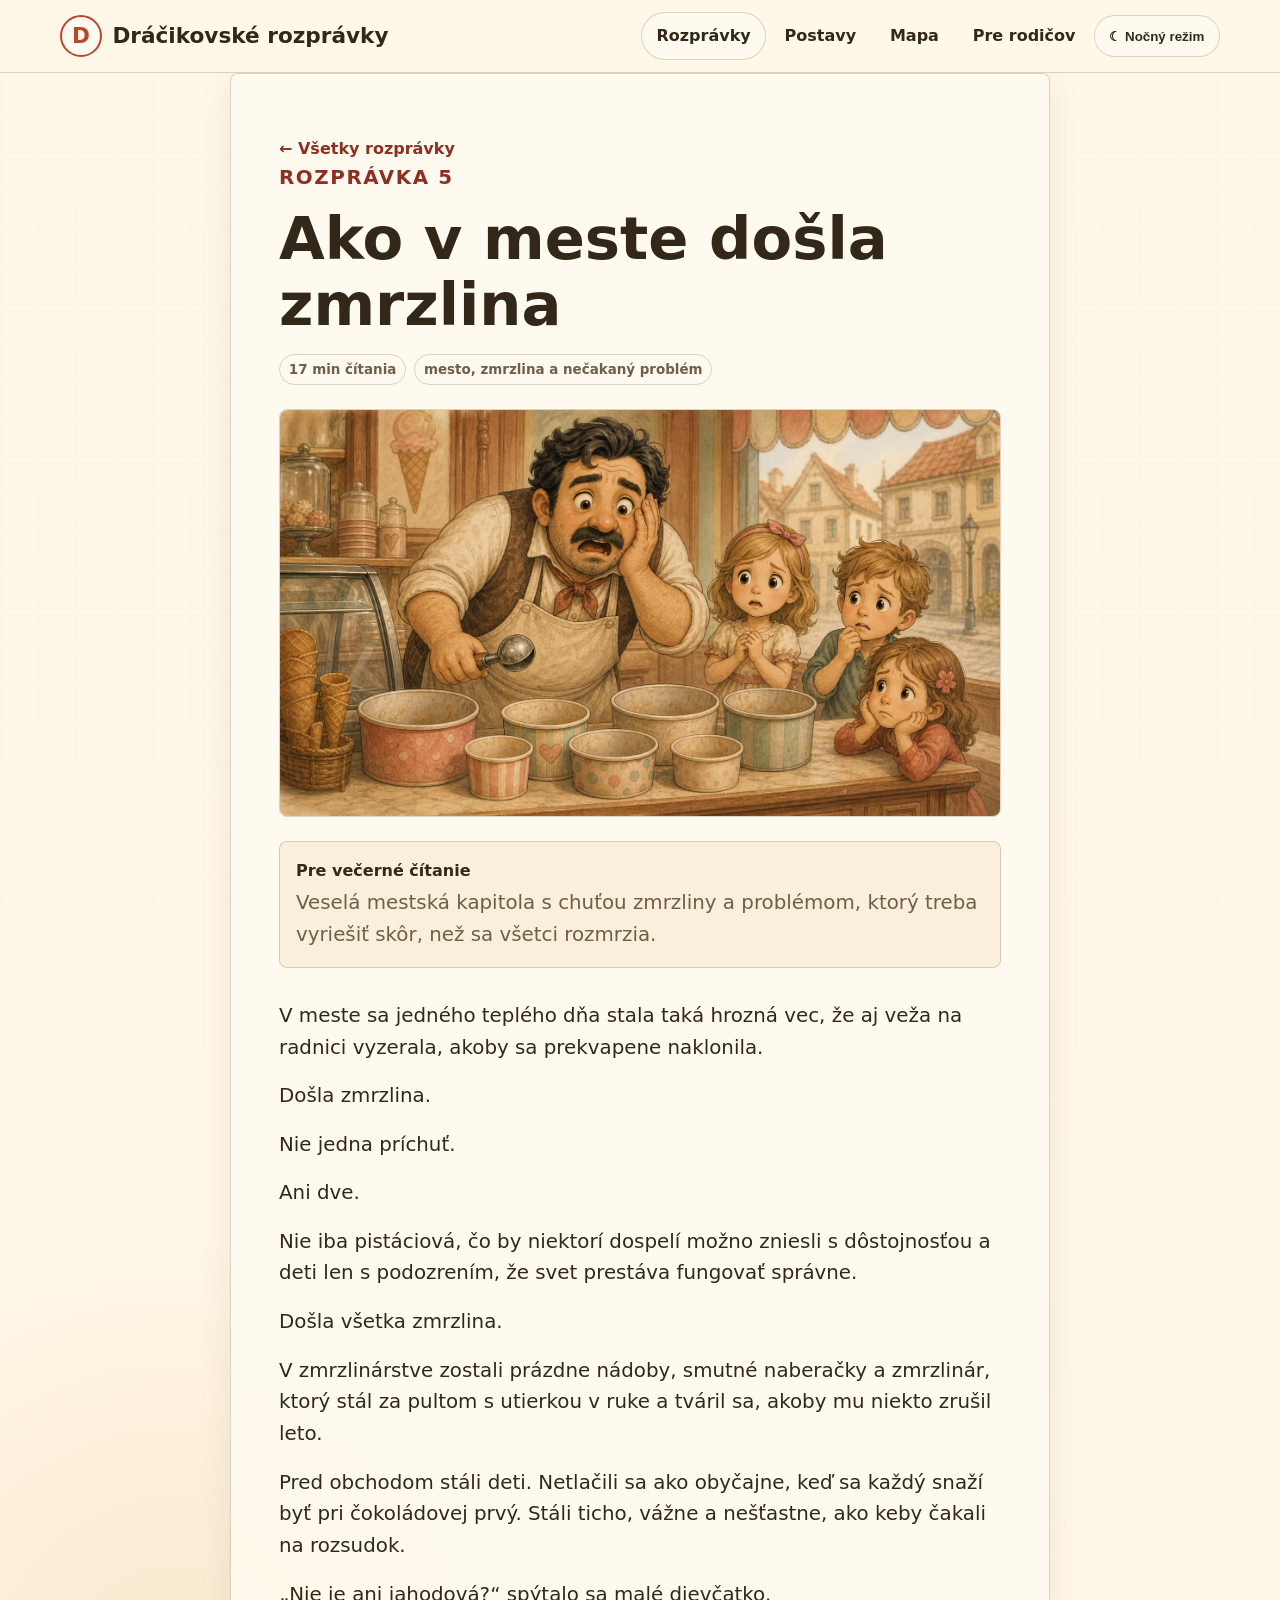
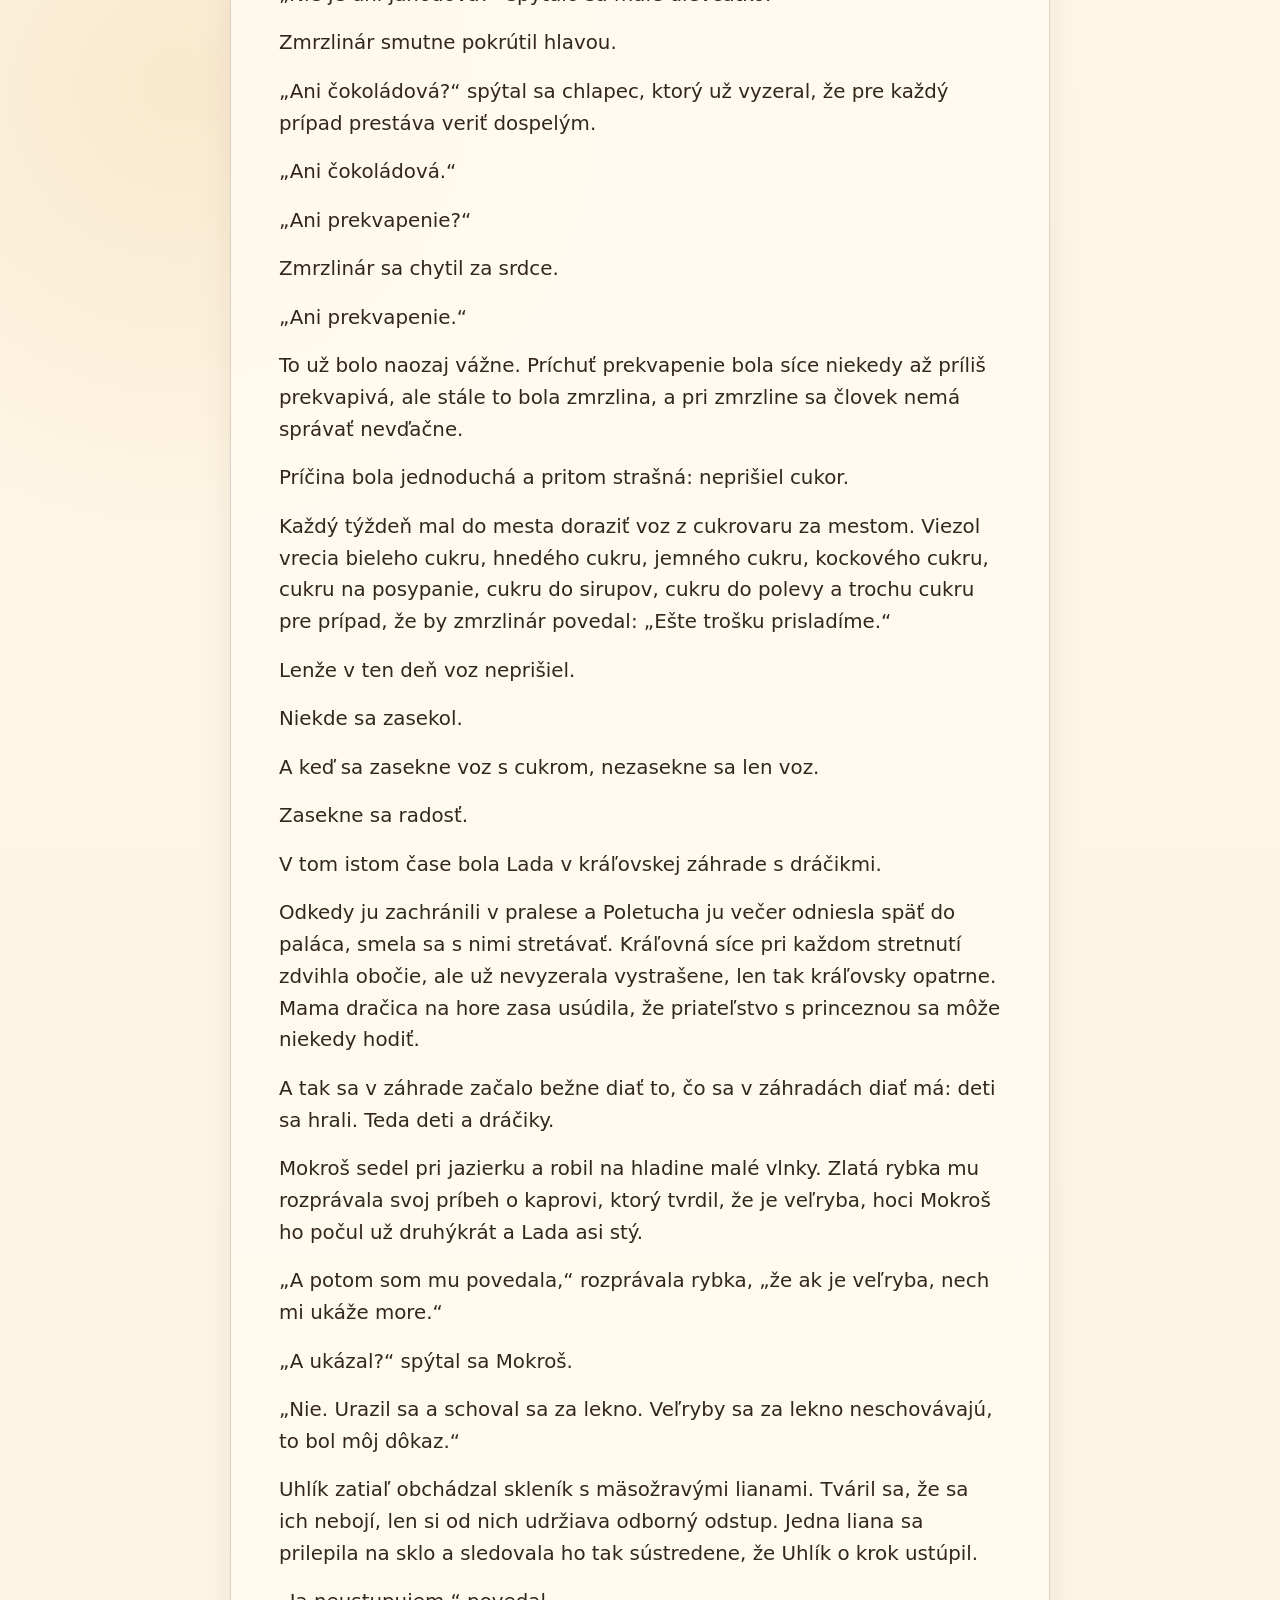
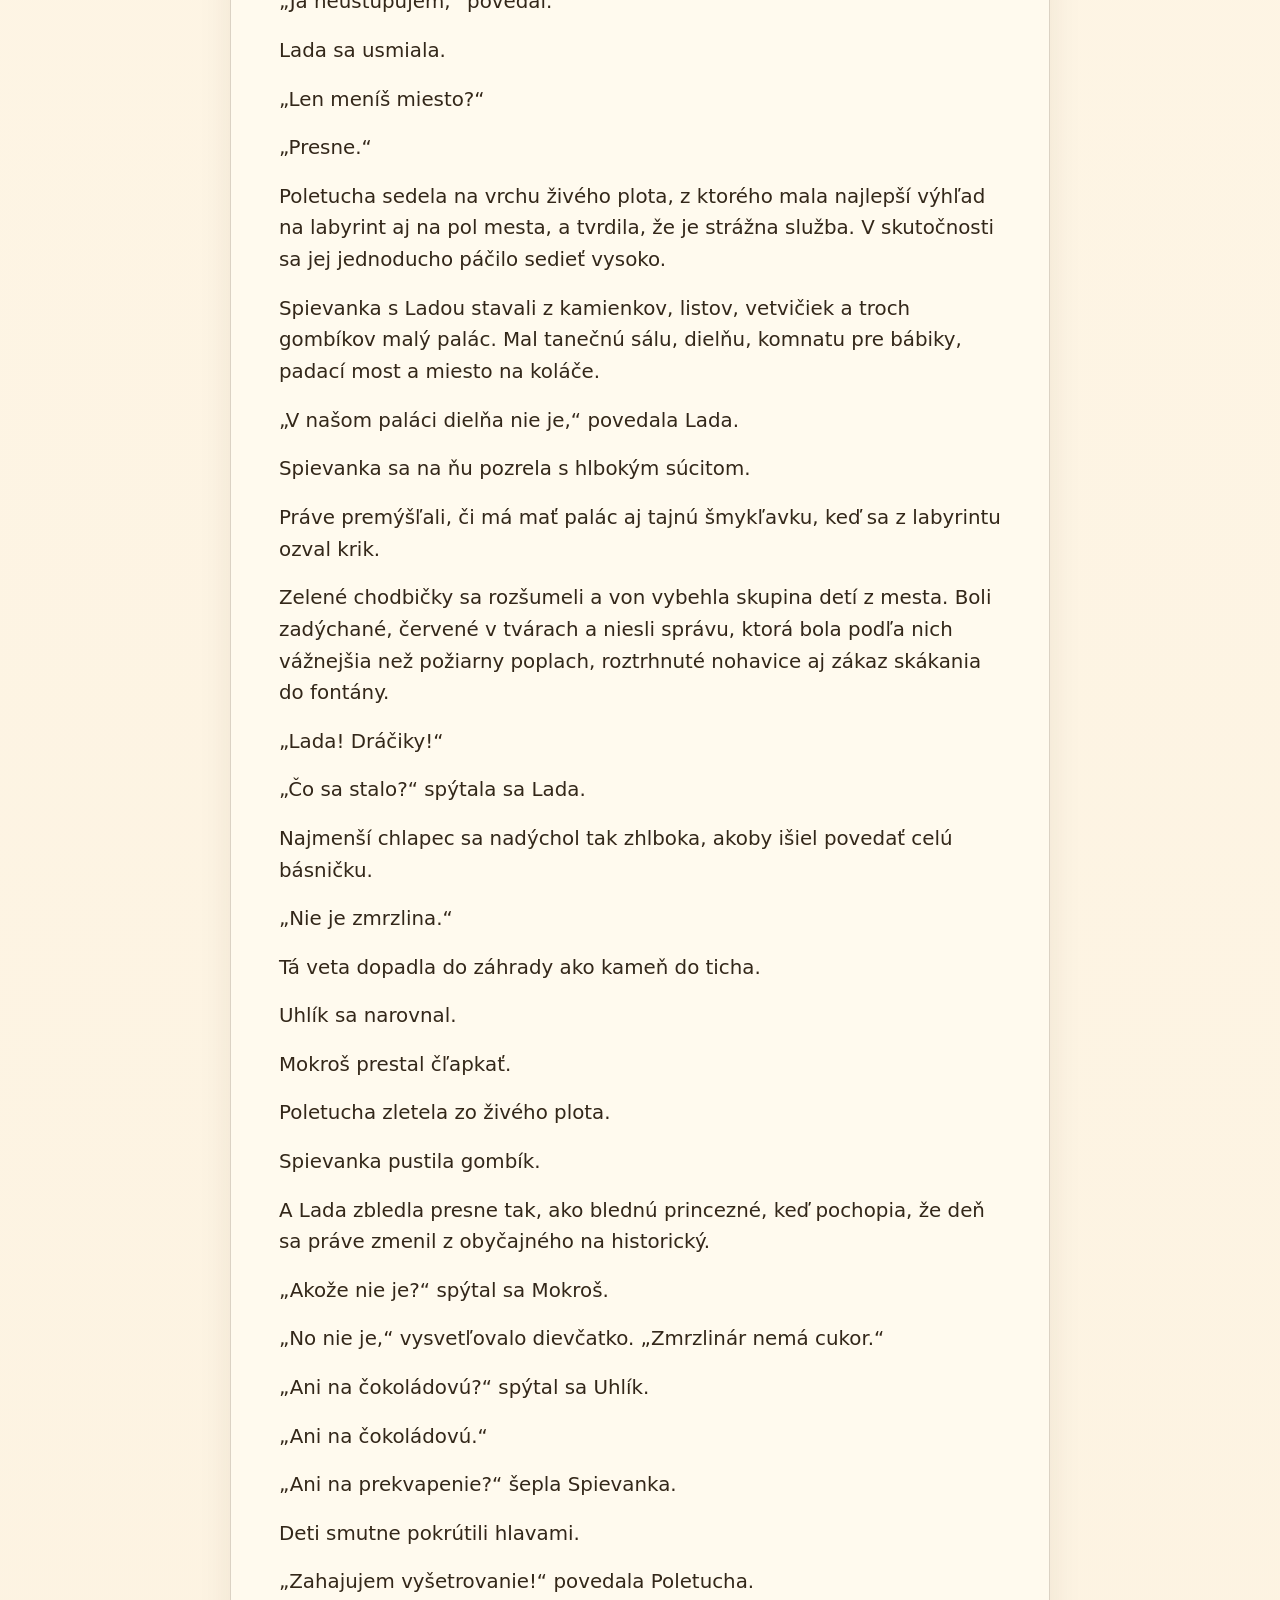
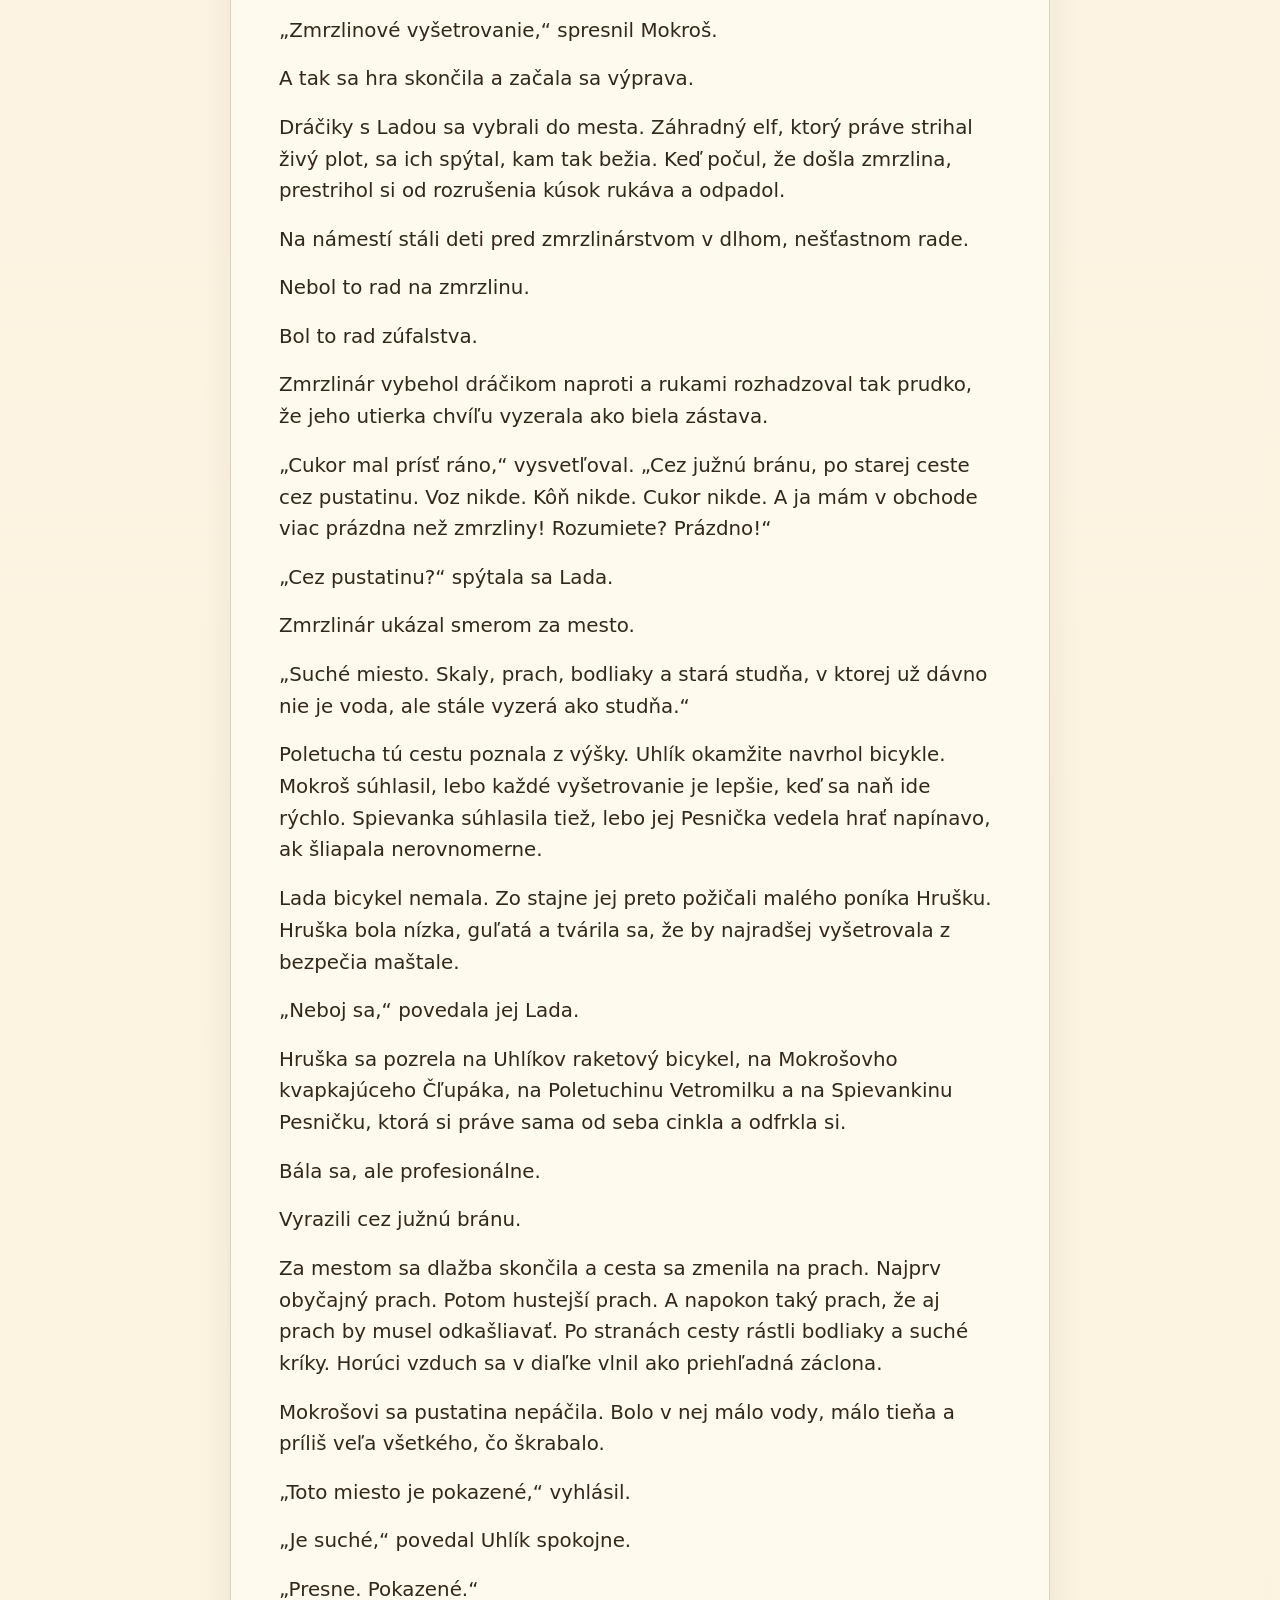
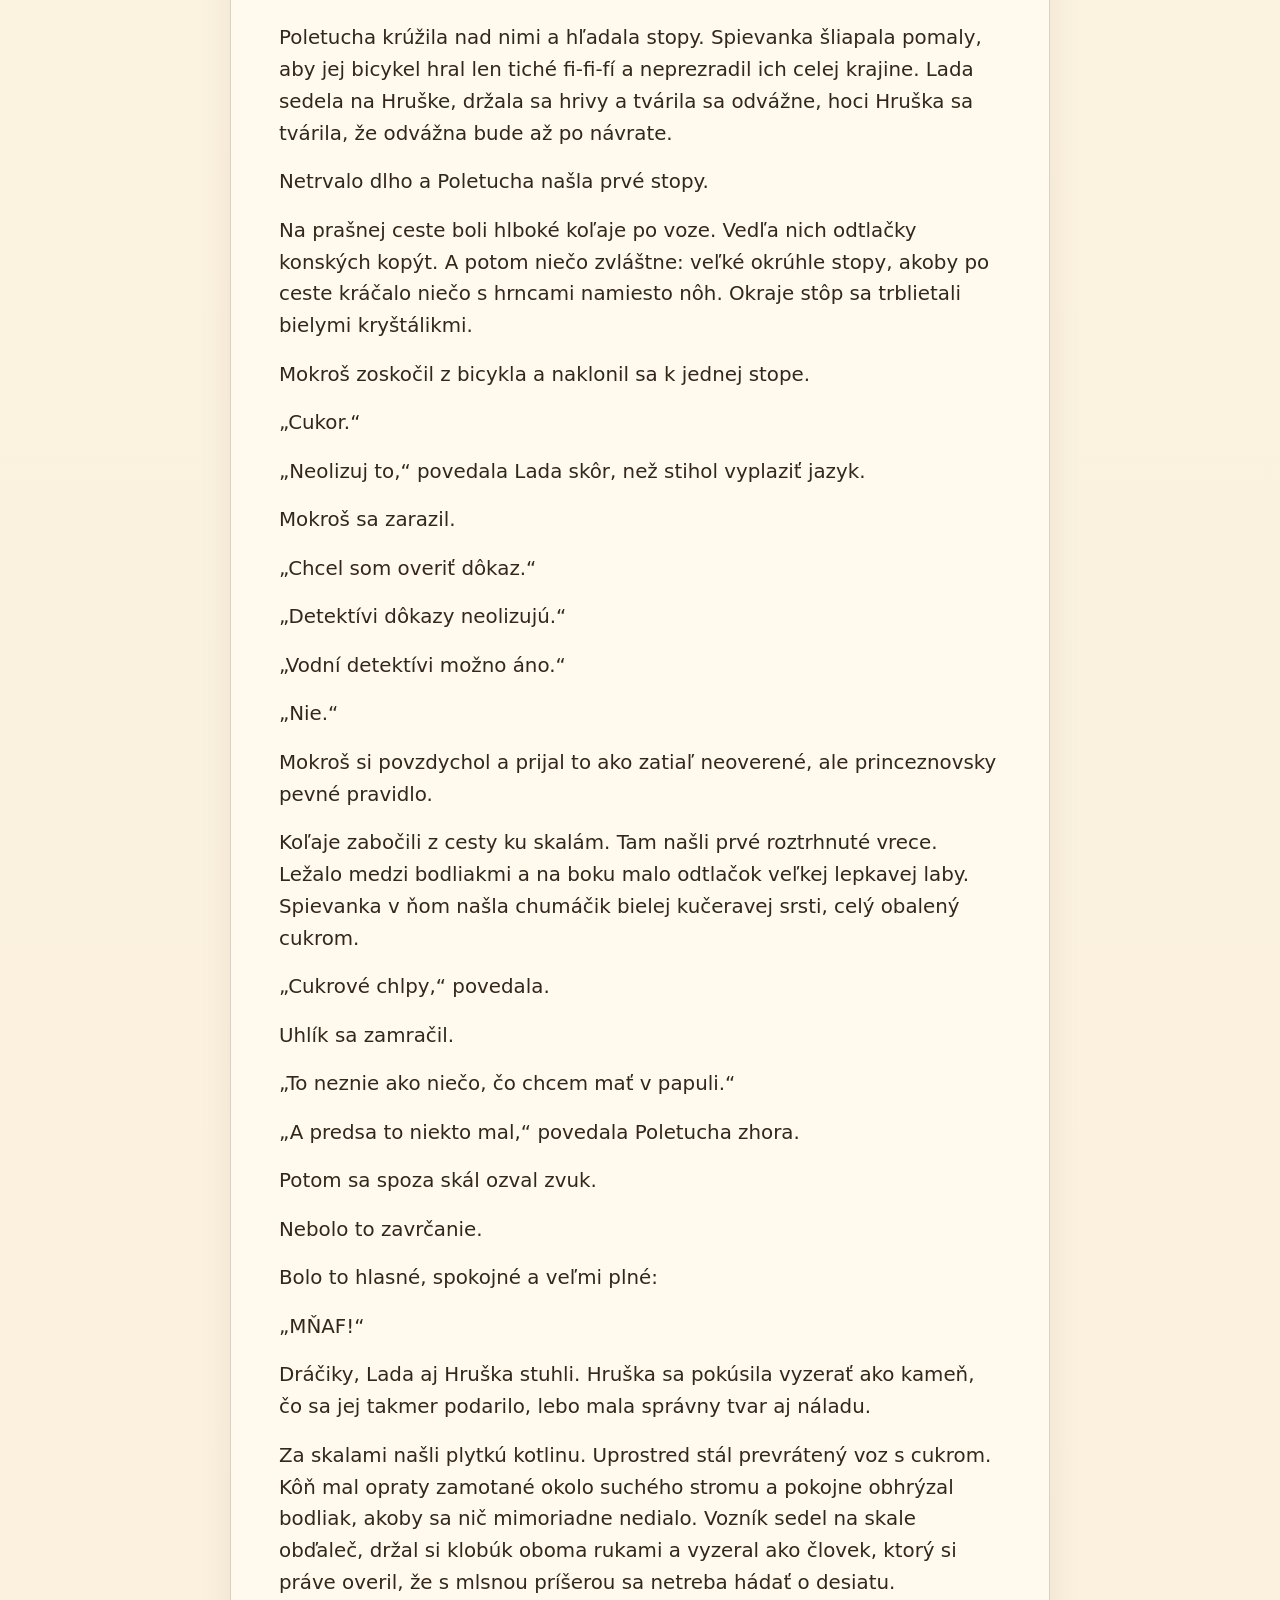
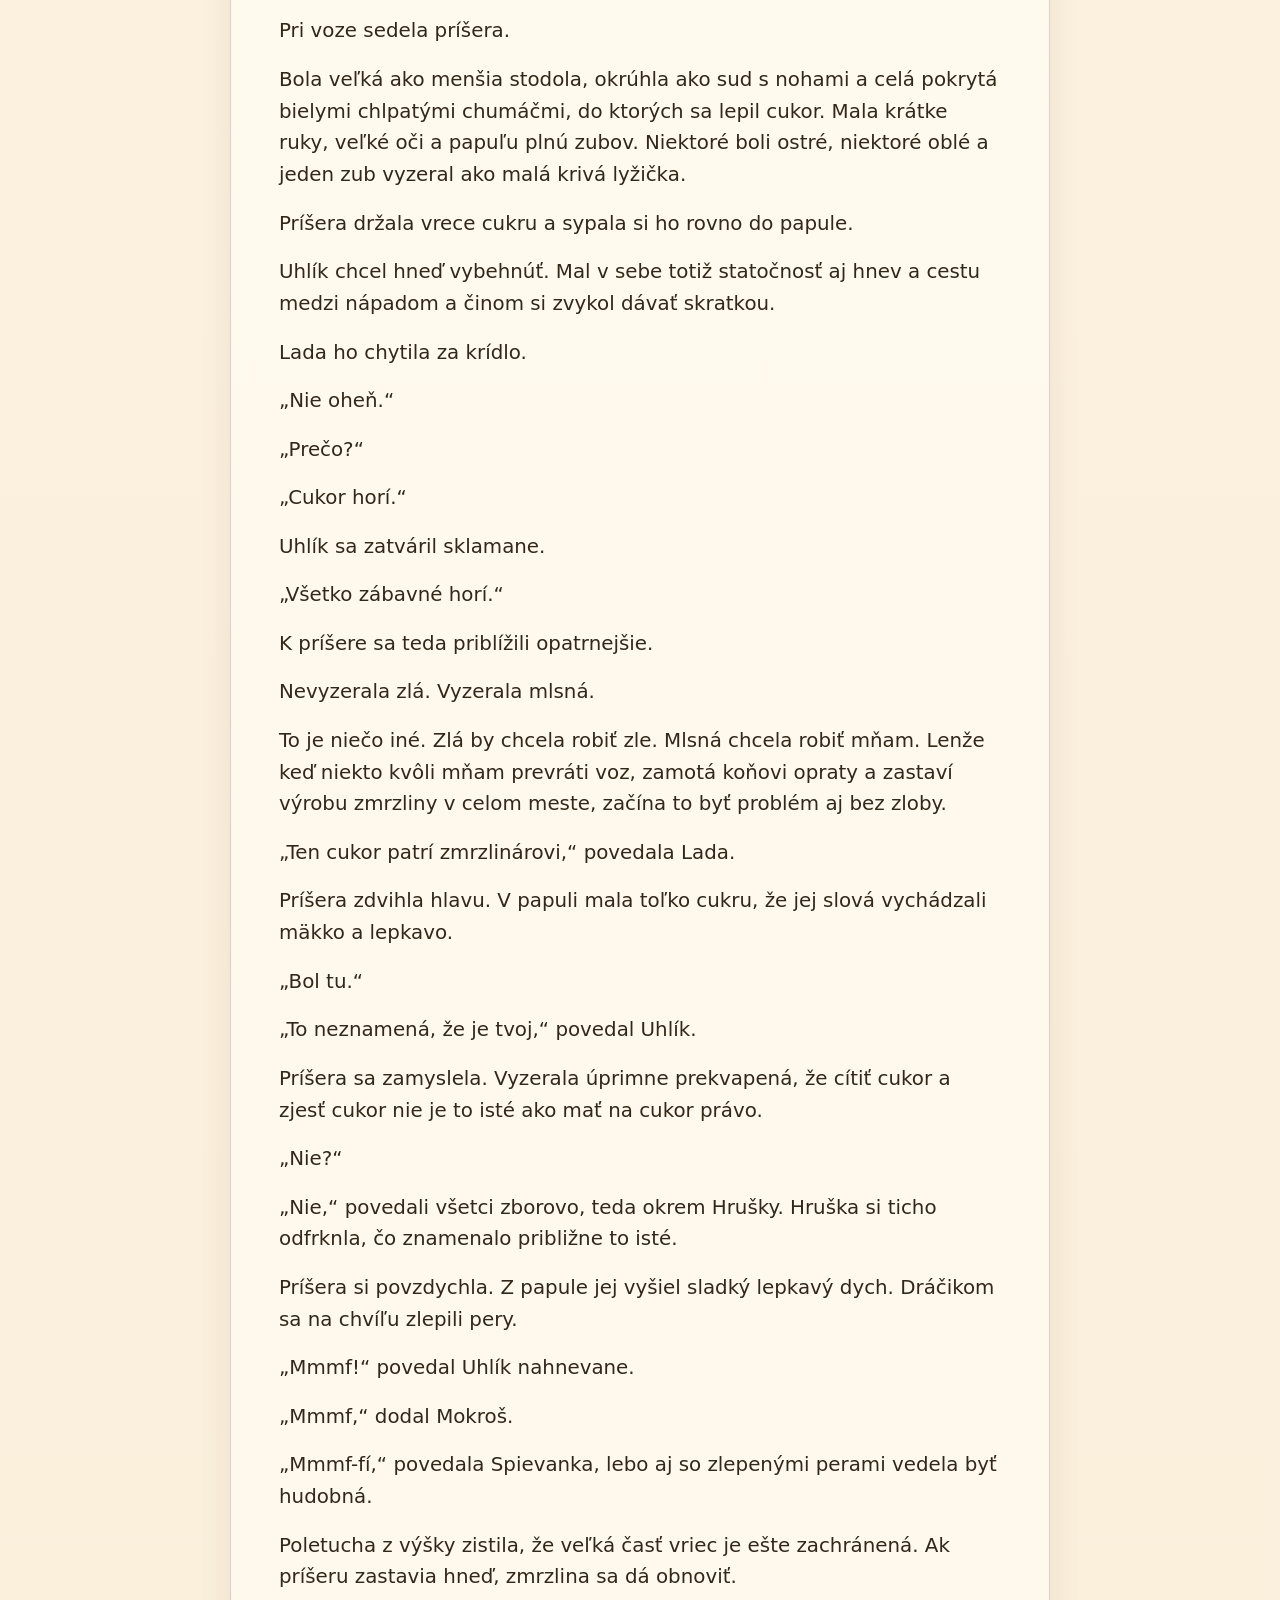
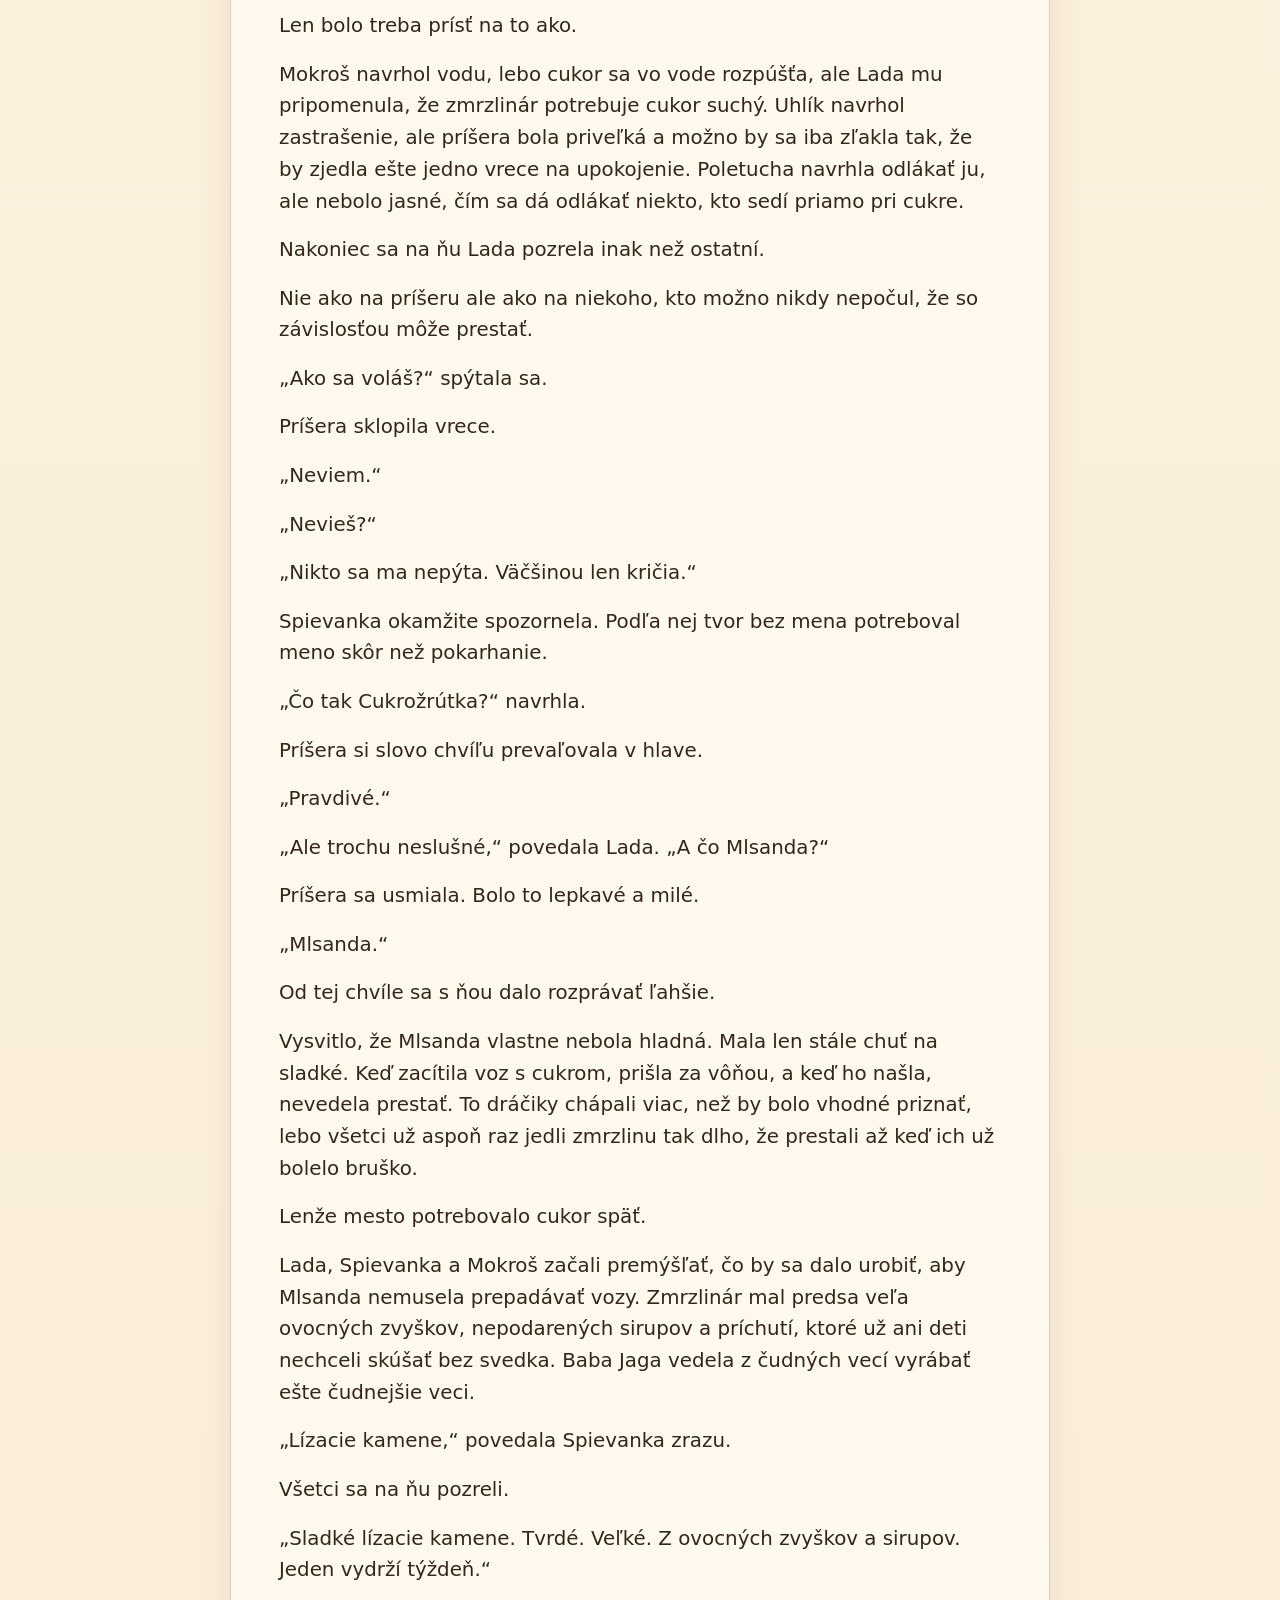
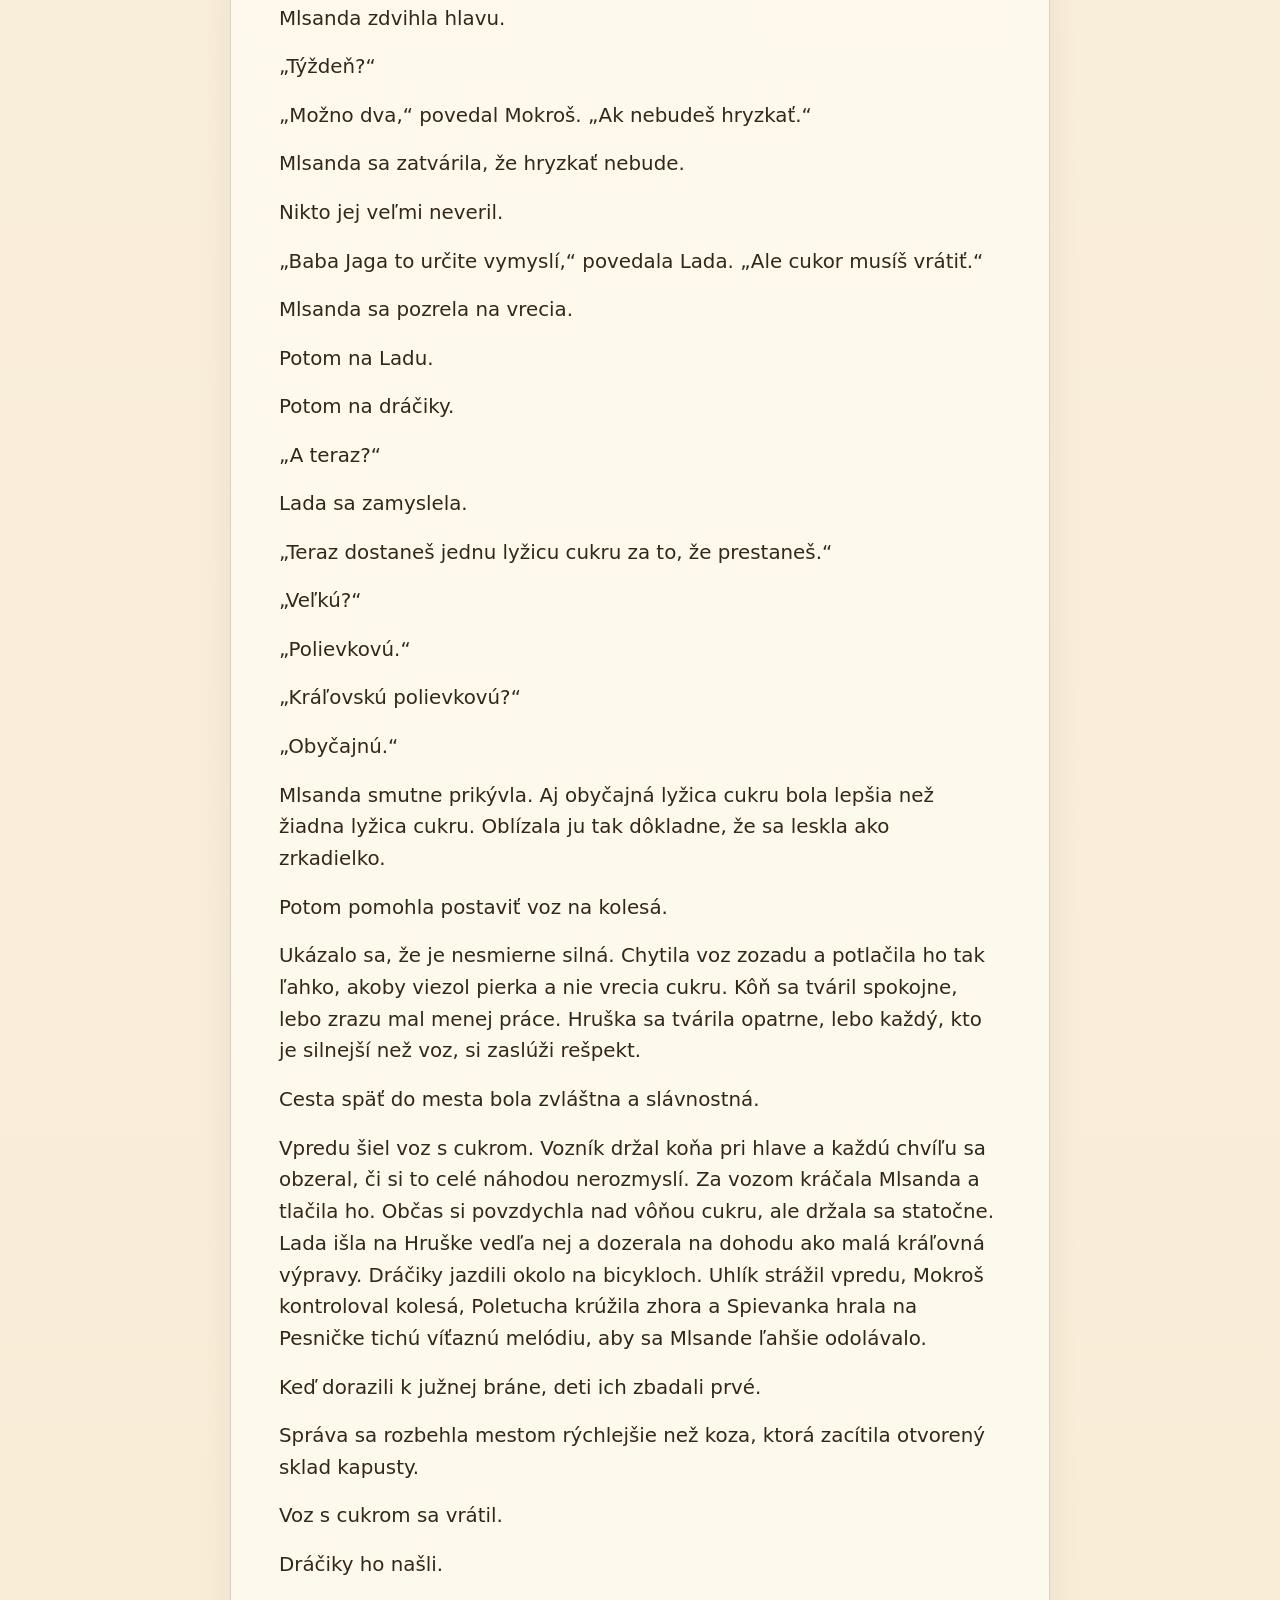
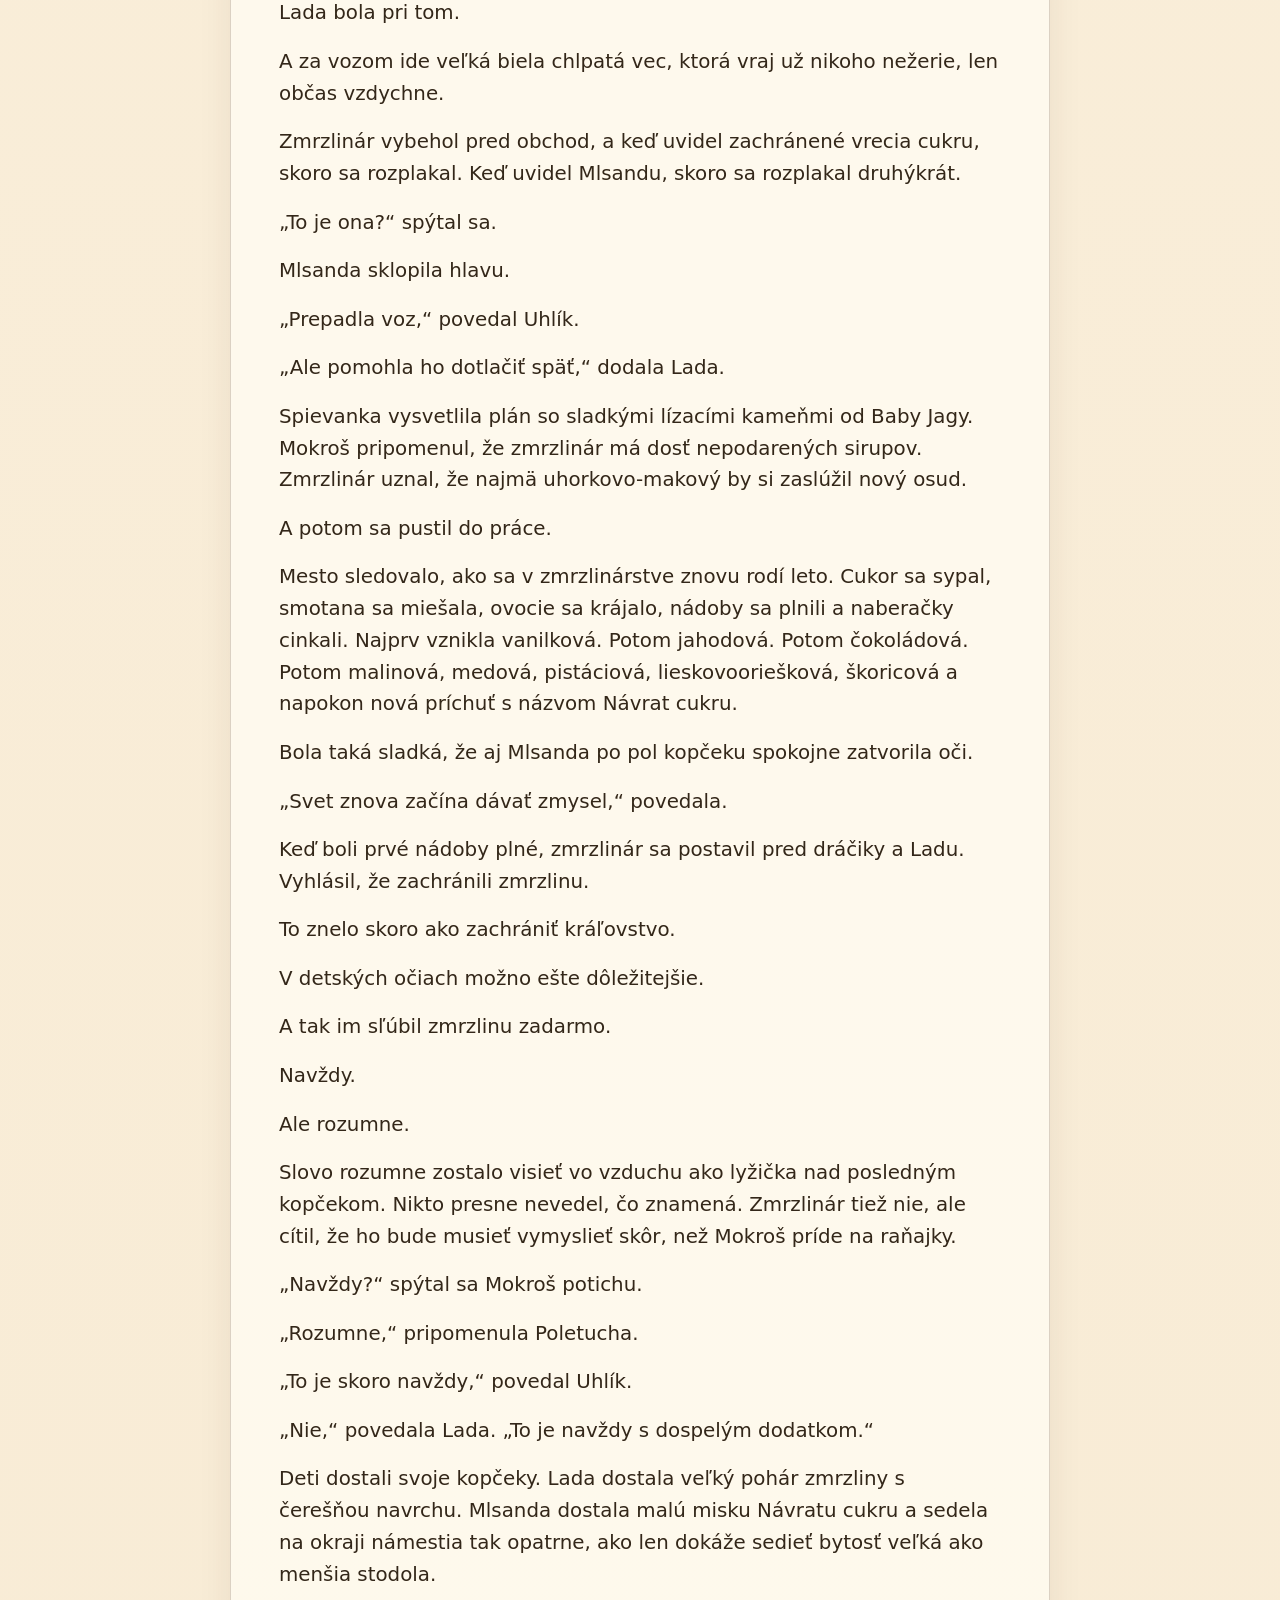
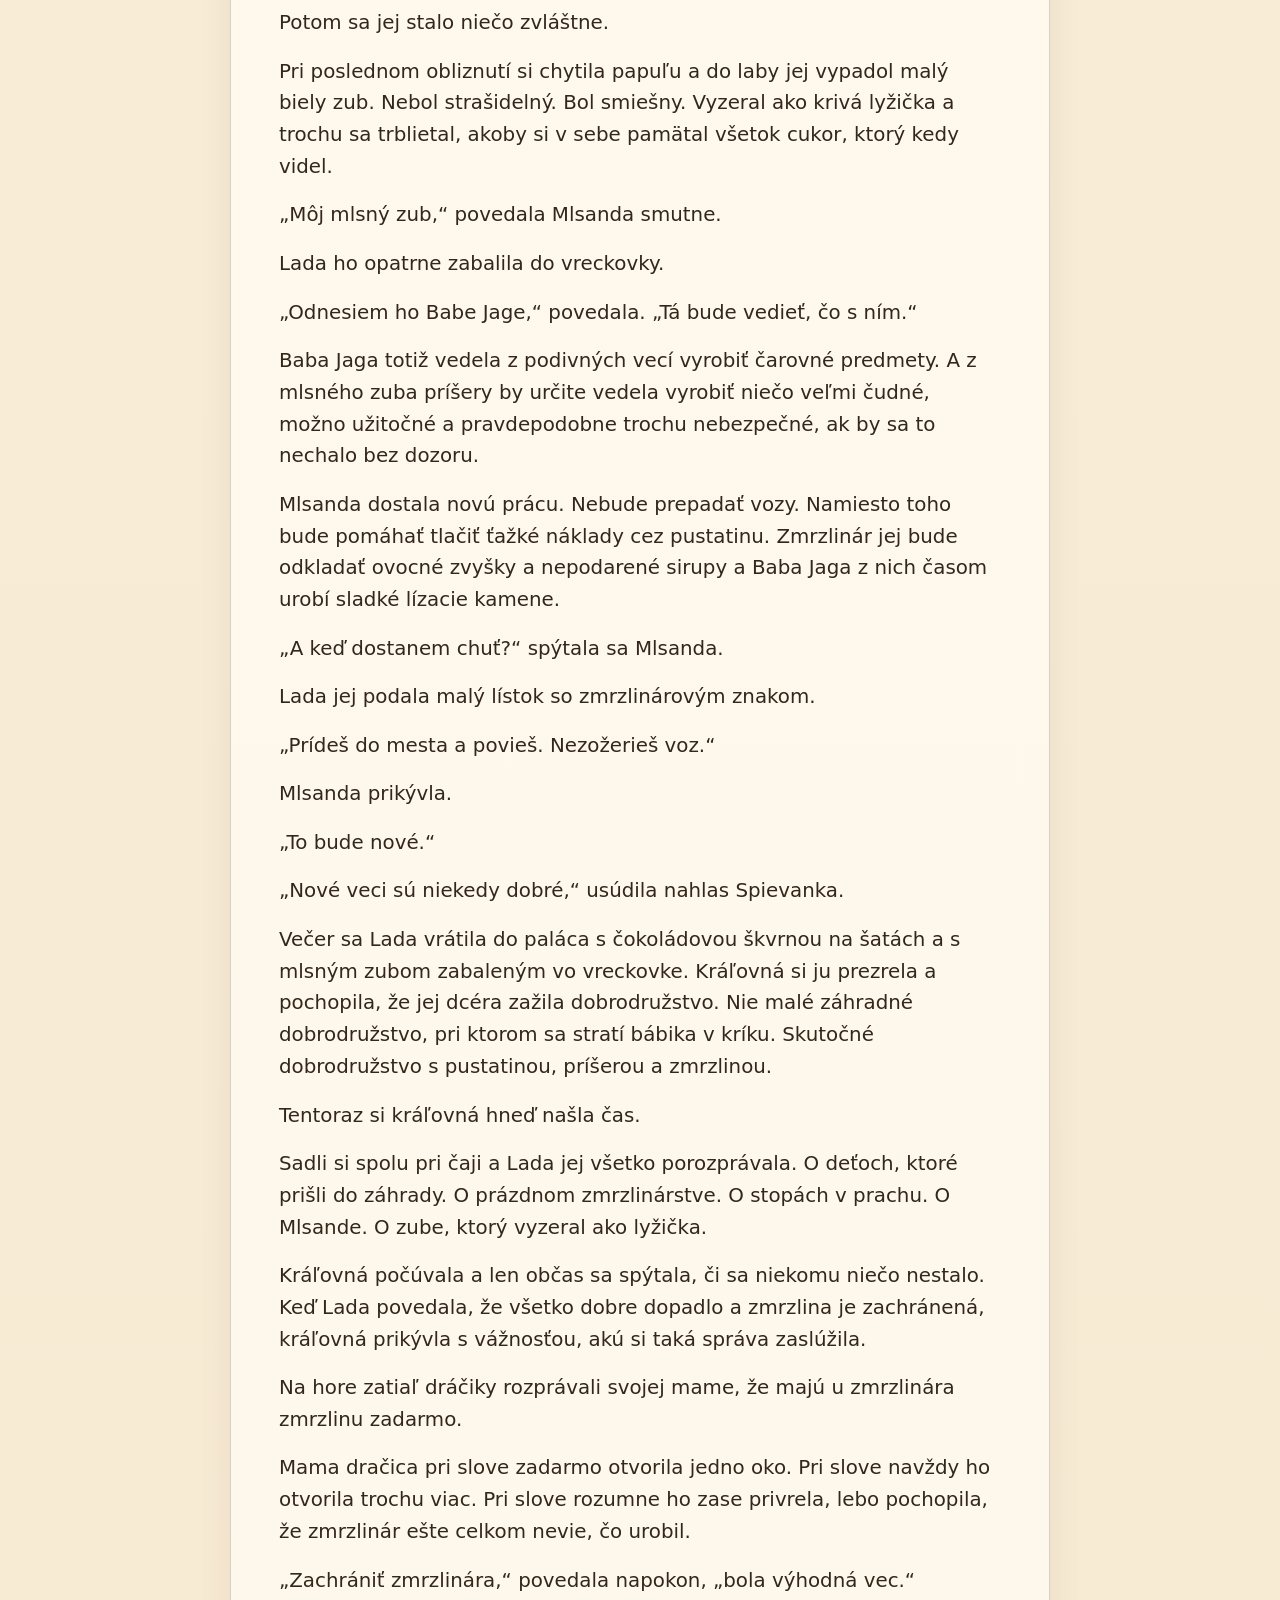
<file: rozpravky/05-ako-v-meste-dosla-zmrzlina.html>
<!doctype html>
<html lang="sk">
  <head>
    <meta charset="utf-8">
    <meta name="viewport" content="width=device-width, initial-scale=1">
    <title>Ako v meste došla zmrzlina | Dráčikovské rozprávky</title>
    <meta name="description" content="Veselá mestská kapitola s chuťou zmrzliny a problémom, ktorý treba vyriešiť skôr, než sa všetci rozmrzia.">
    <link rel="stylesheet" href="../assets/css/styles.css?v=20260522-2">
    <!-- Google tag (gtag.js) -->
    <script async src="https://www.googletagmanager.com/gtag/js?id=G-J6G9STTTB1"></script>
    <script>
      window.dataLayer = window.dataLayer || [];
      function gtag(){dataLayer.push(arguments);}
      gtag('js', new Date());

      gtag('config', 'G-J6G9STTTB1');
    </script>
  </head>
  <body>
    
  <header class="site-header">
    <nav class="nav" aria-label="Hlavná navigácia">
      <a class="brand" href="../index.html">
        <span class="brand-mark" aria-hidden="true">D</span>
        <span>Dráčikovské rozprávky</span>
      </a>
      <div class="nav-links">
        <a href="../rozpravky/" aria-current="page">Rozprávky</a>
        <a href="../postavy/">Postavy</a>
        <a href="../mapa/">Mapa</a>
        <a href="../pre-rodicov/">Pre rodičov</a>
        <button class="theme-toggle" type="button" data-theme-toggle>Nočný režim</button>
      </div>
    </nav>
  </header>
    <main class="page reader">
      <article class="reader-card">
        <a class="back-link" href="index.html">← Všetky rozprávky</a>
        <p class="eyebrow">Rozprávka 5</p>
        <h1>Ako v meste došla zmrzlina</h1>
        <div class="reader-meta">
          <span class="tag">17 min čítania</span>
          <span class="tag">mesto, zmrzlina a nečakaný problém</span>
        </div>
        <img class="reader-illustration" src="../assets/story-scenes/05-zmrzlinar-prazdne-kelimky.png" alt="Ako v meste došla zmrzlina">
        <aside class="reading-note">
          <strong>Pre večerné čítanie</strong>
          <p>Veselá mestská kapitola s chuťou zmrzliny a problémom, ktorý treba vyriešiť skôr, než sa všetci rozmrzia.</p>
        </aside>
        <div class="story-text">
            <p>V meste sa jedného teplého dňa stala taká hrozná vec, že aj veža na radnici vyzerala, akoby sa prekvapene naklonila.</p>
            <p>Došla zmrzlina.</p>
            <p>Nie jedna príchuť.</p>
            <p>Ani dve.</p>
            <p>Nie iba pistáciová, čo by niektorí dospelí možno zniesli s dôstojnosťou a deti len s podozrením, že svet prestáva fungovať správne.</p>
            <p>Došla všetka zmrzlina.</p>
            <p>V zmrzlinárstve zostali prázdne nádoby, smutné naberačky a zmrzlinár, ktorý stál za pultom s utierkou v ruke a tváril sa, akoby mu niekto zrušil leto.</p>
            <p>Pred obchodom stáli deti. Netlačili sa ako obyčajne, keď sa každý snaží byť pri čokoládovej prvý. Stáli ticho, vážne a nešťastne, ako keby čakali na rozsudok.</p>
            <p>„Nie je ani jahodová?“ spýtalo sa malé dievčatko.</p>
            <p>Zmrzlinár smutne pokrútil hlavou.</p>
            <p>„Ani čokoládová?“ spýtal sa chlapec, ktorý už vyzeral, že pre každý prípad prestáva veriť dospelým.</p>
            <p>„Ani čokoládová.“</p>
            <p>„Ani prekvapenie?“</p>
            <p>Zmrzlinár sa chytil za srdce.</p>
            <p>„Ani prekvapenie.“</p>
            <p>To už bolo naozaj vážne. Príchuť prekvapenie bola síce niekedy až príliš prekvapivá, ale stále to bola zmrzlina, a pri zmrzline sa človek nemá správať nevďačne.</p>
            <p>Príčina bola jednoduchá a pritom strašná: neprišiel cukor.</p>
            <p>Každý týždeň mal do mesta doraziť voz z cukrovaru za mestom. Viezol vrecia bieleho cukru, hnedého cukru, jemného cukru, kockového cukru, cukru na posypanie, cukru do sirupov, cukru do polevy a trochu cukru pre prípad, že by zmrzlinár povedal: „Ešte trošku prisladíme.“</p>
            <p>Lenže v ten deň voz neprišiel.</p>
            <p>Niekde sa zasekol.</p>
            <p>A keď sa zasekne voz s cukrom, nezasekne sa len voz.</p>
            <p>Zasekne sa radosť.</p>
            <p>V tom istom čase bola Lada v kráľovskej záhrade s dráčikmi.</p>
            <p>Odkedy ju zachránili v pralese a Poletucha ju večer odniesla späť do paláca, smela sa s nimi stretávať. Kráľovná síce pri každom stretnutí zdvihla obočie, ale už nevyzerala vystrašene, len tak kráľovsky opatrne. Mama dračica na hore zasa usúdila, že priateľstvo s princeznou sa môže niekedy hodiť.</p>
            <p>A tak sa v záhrade začalo bežne diať to, čo sa v záhradách diať má: deti sa hrali. Teda deti a dráčiky.</p>
            <p>Mokroš sedel pri jazierku a robil na hladine malé vlnky. Zlatá rybka mu rozprávala svoj príbeh o kaprovi, ktorý tvrdil, že je veľryba, hoci Mokroš ho počul už druhýkrát a Lada asi stý.</p>
            <p>„A potom som mu povedala,“ rozprávala rybka, „že ak je veľryba, nech mi ukáže more.“</p>
            <p>„A ukázal?“ spýtal sa Mokroš.</p>
            <p>„Nie. Urazil sa a schoval sa za lekno. Veľryby sa za lekno neschovávajú, to bol môj dôkaz.“</p>
            <p>Uhlík zatiaľ obchádzal skleník s mäsožravými lianami. Tváril sa, že sa ich nebojí, len si od nich udržiava odborný odstup. Jedna liana sa prilepila na sklo a sledovala ho tak sústredene, že Uhlík o krok ustúpil.</p>
            <p>„Ja neustupujem,“ povedal.</p>
            <p>Lada sa usmiala.</p>
            <p>„Len meníš miesto?“</p>
            <p>„Presne.“</p>
            <p>Poletucha sedela na vrchu živého plota, z ktorého mala najlepší výhľad na labyrint aj na pol mesta, a tvrdila, že je strážna služba. V skutočnosti sa jej jednoducho páčilo sedieť vysoko.</p>
            <p>Spievanka s Ladou stavali z kamienkov, listov, vetvičiek a troch gombíkov malý palác. Mal tanečnú sálu, dielňu, komnatu pre bábiky, padací most a miesto na koláče.</p>
            <p>„V našom paláci dielňa nie je,“ povedala Lada.</p>
            <p>Spievanka sa na ňu pozrela s hlbokým súcitom.</p>
            <p>Práve premýšľali, či má mať palác aj tajnú šmykľavku, keď sa z labyrintu ozval krik.</p>
            <p>Zelené chodbičky sa rozšumeli a von vybehla skupina detí z mesta. Boli zadýchané, červené v tvárach a niesli správu, ktorá bola podľa nich vážnejšia než požiarny poplach, roztrhnuté nohavice aj zákaz skákania do fontány.</p>
            <p>„Lada! Dráčiky!“</p>
            <p>„Čo sa stalo?“ spýtala sa Lada.</p>
            <p>Najmenší chlapec sa nadýchol tak zhlboka, akoby išiel povedať celú básničku.</p>
            <p>„Nie je zmrzlina.“</p>
            <p>Tá veta dopadla do záhrady ako kameň do ticha.</p>
            <p>Uhlík sa narovnal.</p>
            <p>Mokroš prestal čľapkať.</p>
            <p>Poletucha zletela zo živého plota.</p>
            <p>Spievanka pustila gombík.</p>
            <p>A Lada zbledla presne tak, ako blednú princezné, keď pochopia, že deň sa práve zmenil z obyčajného na historický.</p>
            <p>„Akože nie je?“ spýtal sa Mokroš.</p>
            <p>„No nie je,“ vysvetľovalo dievčatko. „Zmrzlinár nemá cukor.“</p>
            <p>„Ani na čokoládovú?“ spýtal sa Uhlík.</p>
            <p>„Ani na čokoládovú.“</p>
            <p>„Ani na prekvapenie?“ šepla Spievanka.</p>
            <p>Deti smutne pokrútili hlavami.</p>
            <p>„Zahajujem vyšetrovanie!“ povedala Poletucha.</p>
            <p>„Zmrzlinové vyšetrovanie,“ spresnil Mokroš.</p>
            <p>A tak sa hra skončila a začala sa výprava.</p>
            <p>Dráčiky s Ladou sa vybrali do mesta. Záhradný elf, ktorý práve strihal živý plot, sa ich spýtal, kam tak bežia. Keď počul, že došla zmrzlina, prestrihol si od rozrušenia kúsok rukáva a odpadol.</p>
            <p>Na námestí stáli deti pred zmrzlinárstvom v dlhom, nešťastnom rade.</p>
            <p>Nebol to rad na zmrzlinu.</p>
            <p>Bol to rad zúfalstva.</p>
            <p>Zmrzlinár vybehol dráčikom naproti a rukami rozhadzoval tak prudko, že jeho utierka chvíľu vyzerala ako biela zástava.</p>
            <p>„Cukor mal prísť ráno,“ vysvetľoval. „Cez južnú bránu, po starej ceste cez pustatinu. Voz nikde. Kôň nikde. Cukor nikde. A ja mám v obchode viac prázdna než zmrzliny! Rozumiete? Prázdno!“</p>
            <p>„Cez pustatinu?“ spýtala sa Lada.</p>
            <p>Zmrzlinár ukázal smerom za mesto.</p>
            <p>„Suché miesto. Skaly, prach, bodliaky a stará studňa, v ktorej už dávno nie je voda, ale stále vyzerá ako studňa.“</p>
            <p>Poletucha tú cestu poznala z výšky. Uhlík okamžite navrhol bicykle. Mokroš súhlasil, lebo každé vyšetrovanie je lepšie, keď sa naň ide rýchlo. Spievanka súhlasila tiež, lebo jej Pesnička vedela hrať napínavo, ak šliapala nerovnomerne.</p>
            <p>Lada bicykel nemala. Zo stajne jej preto požičali malého poníka Hrušku. Hruška bola nízka, guľatá a tvárila sa, že by najradšej vyšetrovala z bezpečia maštale.</p>
            <p>„Neboj sa,“ povedala jej Lada.</p>
            <p>Hruška sa pozrela na Uhlíkov raketový bicykel, na Mokrošovho kvapkajúceho Čľupáka, na Poletuchinu Vetromilku a na Spievankinu Pesničku, ktorá si práve sama od seba cinkla a odfrkla si.</p>
            <p>Bála sa, ale profesionálne.</p>
            <p>Vyrazili cez južnú bránu.</p>
            <p>Za mestom sa dlažba skončila a cesta sa zmenila na prach. Najprv obyčajný prach. Potom hustejší prach. A napokon taký prach, že aj prach by musel odkašliavať. Po stranách cesty rástli bodliaky a suché kríky. Horúci vzduch sa v diaľke vlnil ako priehľadná záclona.</p>
            <p>Mokrošovi sa pustatina nepáčila. Bolo v nej málo vody, málo tieňa a príliš veľa všetkého, čo škrabalo.</p>
            <p>„Toto miesto je pokazené,“ vyhlásil.</p>
            <p>„Je suché,“ povedal Uhlík spokojne.</p>
            <p>„Presne. Pokazené.“</p>
            <p>Poletucha krúžila nad nimi a hľadala stopy. Spievanka šliapala pomaly, aby jej bicykel hral len tiché fi-fi-fí a neprezradil ich celej krajine. Lada sedela na Hruške, držala sa hrivy a tvárila sa odvážne, hoci Hruška sa tvárila, že odvážna bude až po návrate.</p>
            <p>Netrvalo dlho a Poletucha našla prvé stopy.</p>
            <p>Na prašnej ceste boli hlboké koľaje po voze. Vedľa nich odtlačky konských kopýt. A potom niečo zvláštne: veľké okrúhle stopy, akoby po ceste kráčalo niečo s hrncami namiesto nôh. Okraje stôp sa trblietali bielymi kryštálikmi.</p>
            <p>Mokroš zoskočil z bicykla a naklonil sa k jednej stope.</p>
            <p>„Cukor.“</p>
            <p>„Neolizuj to,“ povedala Lada skôr, než stihol vyplaziť jazyk.</p>
            <p>Mokroš sa zarazil.</p>
            <p>„Chcel som overiť dôkaz.“</p>
            <p>„Detektívi dôkazy neolizujú.“</p>
            <p>„Vodní detektívi možno áno.“</p>
            <p>„Nie.“</p>
            <p>Mokroš si povzdychol a prijal to ako zatiaľ neoverené, ale princeznovsky pevné pravidlo.</p>
            <p>Koľaje zabočili z cesty ku skalám. Tam našli prvé roztrhnuté vrece. Ležalo medzi bodliakmi a na boku malo odtlačok veľkej lepkavej laby. Spievanka v ňom našla chumáčik bielej kučeravej srsti, celý obalený cukrom.</p>
            <p>„Cukrové chlpy,“ povedala.</p>
            <p>Uhlík sa zamračil.</p>
            <p>„To neznie ako niečo, čo chcem mať v papuli.“</p>
            <p>„A predsa to niekto mal,“ povedala Poletucha zhora.</p>
            <p>Potom sa spoza skál ozval zvuk.</p>
            <p>Nebolo to zavrčanie.</p>
            <p>Bolo to hlasné, spokojné a veľmi plné:</p>
            <p>„MŇAF!“</p>
            <p>Dráčiky, Lada aj Hruška stuhli. Hruška sa pokúsila vyzerať ako kameň, čo sa jej takmer podarilo, lebo mala správny tvar aj náladu.</p>
            <p>Za skalami našli plytkú kotlinu. Uprostred stál prevrátený voz s cukrom. Kôň mal opraty zamotané okolo suchého stromu a pokojne obhrýzal bodliak, akoby sa nič mimoriadne nedialo. Vozník sedel na skale obďaleč, držal si klobúk oboma rukami a vyzeral ako človek, ktorý si práve overil, že s mlsnou príšerou sa netreba hádať o desiatu.</p>
            <p>Pri voze sedela príšera.</p>
            <p>Bola veľká ako menšia stodola, okrúhla ako sud s nohami a celá pokrytá bielymi chlpatými chumáčmi, do ktorých sa lepil cukor. Mala krátke ruky, veľké oči a papuľu plnú zubov. Niektoré boli ostré, niektoré oblé a jeden zub vyzeral ako malá krivá lyžička.</p>
            <p>Príšera držala vrece cukru a sypala si ho rovno do papule.</p>
            <p>Uhlík chcel hneď vybehnúť. Mal v sebe totiž statočnosť aj hnev a cestu medzi nápadom a činom si zvykol dávať skratkou.</p>
            <p>Lada ho chytila za krídlo.</p>
            <p>„Nie oheň.“</p>
            <p>„Prečo?“</p>
            <p>„Cukor horí.“</p>
            <p>Uhlík sa zatváril sklamane.</p>
            <p>„Všetko zábavné horí.“</p>
            <p>K príšere sa teda priblížili opatrnejšie.</p>
            <p>Nevyzerala zlá. Vyzerala mlsná.</p>
            <p>To je niečo iné. Zlá by chcela robiť zle. Mlsná chcela robiť mňam. Lenže keď niekto kvôli mňam prevráti voz, zamotá koňovi opraty a zastaví výrobu zmrzliny v celom meste, začína to byť problém aj bez zloby.</p>
            <p>„Ten cukor patrí zmrzlinárovi,“ povedala Lada.</p>
            <p>Príšera zdvihla hlavu. V papuli mala toľko cukru, že jej slová vychádzali mäkko a lepkavo.</p>
            <p>„Bol tu.“</p>
            <p>„To neznamená, že je tvoj,“ povedal Uhlík.</p>
            <p>Príšera sa zamyslela. Vyzerala úprimne prekvapená, že cítiť cukor a zjesť cukor nie je to isté ako mať na cukor právo.</p>
            <p>„Nie?“</p>
            <p>„Nie,“ povedali všetci zborovo, teda okrem Hrušky. Hruška si ticho odfrknla, čo znamenalo približne to isté.</p>
            <p>Príšera si povzdychla. Z papule jej vyšiel sladký lepkavý dych. Dráčikom sa na chvíľu zlepili pery.</p>
            <p>„Mmmf!“ povedal Uhlík nahnevane.</p>
            <p>„Mmmf,“ dodal Mokroš.</p>
            <p>„Mmmf-fí,“ povedala Spievanka, lebo aj so zlepenými perami vedela byť hudobná.</p>
            <p>Poletucha z výšky zistila, že veľká časť vriec je ešte zachránená. Ak príšeru zastavia hneď, zmrzlina sa dá obnoviť.</p>
            <p>Len bolo treba prísť na to ako.</p>
            <p>Mokroš navrhol vodu, lebo cukor sa vo vode rozpúšťa, ale Lada mu pripomenula, že zmrzlinár potrebuje cukor suchý. Uhlík navrhol zastrašenie, ale príšera bola priveľká a možno by sa iba zľakla tak, že by zjedla ešte jedno vrece na upokojenie. Poletucha navrhla odlákať ju, ale nebolo jasné, čím sa dá odlákať niekto, kto sedí priamo pri cukre.</p>
            <p>Nakoniec sa na ňu Lada pozrela inak než ostatní.</p>
            <p>Nie ako na príšeru ale ako na niekoho, kto možno nikdy nepočul, že so závislosťou môže prestať.</p>
            <p>„Ako sa voláš?“ spýtala sa.</p>
            <p>Príšera sklopila vrece.</p>
            <p>„Neviem.“</p>
            <p>„Nevieš?“</p>
            <p>„Nikto sa ma nepýta. Väčšinou len kričia.“</p>
            <p>Spievanka okamžite spozornela. Podľa nej tvor bez mena potreboval meno skôr než pokarhanie.</p>
            <p>„Čo tak Cukrožrútka?“ navrhla.</p>
            <p>Príšera si slovo chvíľu prevaľovala v hlave.</p>
            <p>„Pravdivé.“</p>
            <p>„Ale trochu neslušné,“ povedala Lada. „A čo Mlsanda?“</p>
            <p>Príšera sa usmiala. Bolo to lepkavé a milé.</p>
            <p>„Mlsanda.“</p>
            <p>Od tej chvíle sa s ňou dalo rozprávať ľahšie.</p>
            <p>Vysvitlo, že Mlsanda vlastne nebola hladná. Mala len stále chuť na sladké. Keď zacítila voz s cukrom, prišla za vôňou, a keď ho našla, nevedela prestať. To dráčiky chápali viac, než by bolo vhodné priznať, lebo všetci už aspoň raz jedli zmrzlinu tak dlho, že prestali až keď ich už bolelo bruško.</p>
            <p>Lenže mesto potrebovalo cukor späť.</p>
            <p>Lada, Spievanka a Mokroš začali premýšľať, čo by sa dalo urobiť, aby Mlsanda nemusela prepadávať vozy. Zmrzlinár mal predsa veľa ovocných zvyškov, nepodarených sirupov a príchutí, ktoré už ani deti nechceli skúšať bez svedka. Baba Jaga vedela z čudných vecí vyrábať ešte čudnejšie veci.</p>
            <p>„Lízacie kamene,“ povedala Spievanka zrazu.</p>
            <p>Všetci sa na ňu pozreli.</p>
            <p>„Sladké lízacie kamene. Tvrdé. Veľké. Z ovocných zvyškov a sirupov. Jeden vydrží týždeň.“</p>
            <p>Mlsanda zdvihla hlavu.</p>
            <p>„Týždeň?“</p>
            <p>„Možno dva,“ povedal Mokroš. „Ak nebudeš hryzkať.“</p>
            <p>Mlsanda sa zatvárila, že hryzkať nebude.</p>
            <p>Nikto jej veľmi neveril.</p>
            <p>„Baba Jaga to určite vymyslí,“ povedala Lada. „Ale cukor musíš vrátiť.“</p>
            <p>Mlsanda sa pozrela na vrecia.</p>
            <p>Potom na Ladu.</p>
            <p>Potom na dráčiky.</p>
            <p>„A teraz?“</p>
            <p>Lada sa zamyslela.</p>
            <p>„Teraz dostaneš jednu lyžicu cukru za to, že prestaneš.“</p>
            <p>„Veľkú?“</p>
            <p>„Polievkovú.“</p>
            <p>„Kráľovskú polievkovú?“</p>
            <p>„Obyčajnú.“</p>
            <p>Mlsanda smutne prikývla. Aj obyčajná lyžica cukru bola lepšia než žiadna lyžica cukru. Oblízala ju tak dôkladne, že sa leskla ako zrkadielko.</p>
            <p>Potom pomohla postaviť voz na kolesá.</p>
            <p>Ukázalo sa, že je nesmierne silná. Chytila voz zozadu a potlačila ho tak ľahko, akoby viezol pierka a nie vrecia cukru. Kôň sa tváril spokojne, lebo zrazu mal menej práce. Hruška sa tvárila opatrne, lebo každý, kto je silnejší než voz, si zaslúži rešpekt.</p>
            <p>Cesta späť do mesta bola zvláštna a slávnostná.</p>
            <p>Vpredu šiel voz s cukrom. Vozník držal koňa pri hlave a každú chvíľu sa obzeral, či si to celé náhodou nerozmyslí. Za vozom kráčala Mlsanda a tlačila ho. Občas si povzdychla nad vôňou cukru, ale držala sa statočne. Lada išla na Hruške vedľa nej a dozerala na dohodu ako malá kráľovná výpravy. Dráčiky jazdili okolo na bicykloch. Uhlík strážil vpredu, Mokroš kontroloval kolesá, Poletucha krúžila zhora a Spievanka hrala na Pesničke tichú víťaznú melódiu, aby sa Mlsande ľahšie odolávalo.</p>
            <p>Keď dorazili k južnej bráne, deti ich zbadali prvé.</p>
            <p>Správa sa rozbehla mestom rýchlejšie než koza, ktorá zacítila otvorený sklad kapusty.</p>
            <p>Voz s cukrom sa vrátil.</p>
            <p>Dráčiky ho našli.</p>
            <p>Lada bola pri tom.</p>
            <p>A za vozom ide veľká biela chlpatá vec, ktorá vraj už nikoho nežerie, len občas vzdychne.</p>
            <p>Zmrzlinár vybehol pred obchod, a keď uvidel zachránené vrecia cukru, skoro sa rozplakal. Keď uvidel Mlsandu, skoro sa rozplakal druhýkrát.</p>
            <p>„To je ona?“ spýtal sa.</p>
            <p>Mlsanda sklopila hlavu.</p>
            <p>„Prepadla voz,“ povedal Uhlík.</p>
            <p>„Ale pomohla ho dotlačiť späť,“ dodala Lada.</p>
            <p>Spievanka vysvetlila plán so sladkými lízacími kameňmi od Baby Jagy. Mokroš pripomenul, že zmrzlinár má dosť nepodarených sirupov. Zmrzlinár uznal, že najmä uhorkovo-makový by si zaslúžil nový osud.</p>
            <p>A potom sa pustil do práce.</p>
            <p>Mesto sledovalo, ako sa v zmrzlinárstve znovu rodí leto. Cukor sa sypal, smotana sa miešala, ovocie sa krájalo, nádoby sa plnili a naberačky cinkali. Najprv vznikla vanilková. Potom jahodová. Potom čokoládová. Potom malinová, medová, pistáciová, lieskovooriešková, škoricová a napokon nová príchuť s názvom Návrat cukru.</p>
            <p>Bola taká sladká, že aj Mlsanda po pol kopčeku spokojne zatvorila oči.</p>
            <p>„Svet znova začína dávať zmysel,“ povedala.</p>
            <p>Keď boli prvé nádoby plné, zmrzlinár sa postavil pred dráčiky a Ladu. Vyhlásil, že zachránili zmrzlinu.</p>
            <p>To znelo skoro ako zachrániť kráľovstvo.</p>
            <p>V detských očiach možno ešte dôležitejšie.</p>
            <p>A tak im sľúbil zmrzlinu zadarmo.</p>
            <p>Navždy.</p>
            <p>Ale rozumne.</p>
            <p>Slovo rozumne zostalo visieť vo vzduchu ako lyžička nad posledným kopčekom. Nikto presne nevedel, čo znamená. Zmrzlinár tiež nie, ale cítil, že ho bude musieť vymyslieť skôr, než Mokroš príde na raňajky.</p>
            <p>„Navždy?“ spýtal sa Mokroš potichu.</p>
            <p>„Rozumne,“ pripomenula Poletucha.</p>
            <p>„To je skoro navždy,“ povedal Uhlík.</p>
            <p>„Nie,“ povedala Lada. „To je navždy s dospelým dodatkom.“</p>
            <p>Deti dostali svoje kopčeky. Lada dostala veľký pohár zmrzliny s čerešňou navrchu. Mlsanda dostala malú misku Návratu cukru a sedela na okraji námestia tak opatrne, ako len dokáže sedieť bytosť veľká ako menšia stodola.</p>
            <p>Potom sa jej stalo niečo zvláštne.</p>
            <p>Pri poslednom obliznutí si chytila papuľu a do laby jej vypadol malý biely zub. Nebol strašidelný. Bol smiešny. Vyzeral ako krivá lyžička a trochu sa trblietal, akoby si v sebe pamätal všetok cukor, ktorý kedy videl.</p>
            <p>„Môj mlsný zub,“ povedala Mlsanda smutne.</p>
            <p>Lada ho opatrne zabalila do vreckovky.</p>
            <p>„Odnesiem ho Babe Jage,“ povedala. „Tá bude vedieť, čo s ním.“</p>
            <p>Baba Jaga totiž vedela z podivných vecí vyrobiť čarovné predmety. A z mlsného zuba príšery by určite vedela vyrobiť niečo veľmi čudné, možno užitočné a pravdepodobne trochu nebezpečné, ak by sa to nechalo bez dozoru.</p>
            <p>Mlsanda dostala novú prácu. Nebude prepadať vozy. Namiesto toho bude pomáhať tlačiť ťažké náklady cez pustatinu. Zmrzlinár jej bude odkladať ovocné zvyšky a nepodarené sirupy a Baba Jaga z nich časom urobí sladké lízacie kamene.</p>
            <p>„A keď dostanem chuť?“ spýtala sa Mlsanda.</p>
            <p>Lada jej podala malý lístok so zmrzlinárovým znakom.</p>
            <p>„Prídeš do mesta a povieš. Nezožerieš voz.“</p>
            <p>Mlsanda prikývla.</p>
            <p>„To bude nové.“</p>
            <p>„Nové veci sú niekedy dobré,“ usúdila nahlas Spievanka.</p>
            <p>Večer sa Lada vrátila do paláca s čokoládovou škvrnou na šatách a s mlsným zubom zabaleným vo vreckovke. Kráľovná si ju prezrela a pochopila, že jej dcéra zažila dobrodružstvo. Nie malé záhradné dobrodružstvo, pri ktorom sa stratí bábika v kríku. Skutočné dobrodružstvo s pustatinou, príšerou a zmrzlinou.</p>
            <p>Tentoraz si kráľovná hneď našla čas.</p>
            <p>Sadli si spolu pri čaji a Lada jej všetko porozprávala. O deťoch, ktoré prišli do záhrady. O prázdnom zmrzlinárstve. O stopách v prachu. O Mlsande. O zube, ktorý vyzeral ako lyžička.</p>
            <p>Kráľovná počúvala a len občas sa spýtala, či sa niekomu niečo nestalo. Keď Lada povedala, že všetko dobre dopadlo a zmrzlina je zachránená, kráľovná prikývla s vážnosťou, akú si taká správa zaslúžila.</p>
            <p>Na hore zatiaľ dráčiky rozprávali svojej mame, že majú u zmrzlinára zmrzlinu zadarmo.</p>
            <p>Mama dračica pri slove zadarmo otvorila jedno oko. Pri slove navždy ho otvorila trochu viac. Pri slove rozumne ho zase privrela, lebo pochopila, že zmrzlinár ešte celkom nevie, čo urobil.</p>
            <p>„Zachrániť zmrzlinára,“ povedala napokon, „bola výhodná vec.“</p>
            <p>„Lebo zmrzlina?“ spýtal sa Mokroš.</p>
            <p>„Lebo zmrzlina,“ povedala mama. „A lebo deti v meste si budú pamätať, kto im vrátil radosť do kornútikov.“</p>
            <p>V tú noc zaspali dráčiky unavené, sladké a šťastné.</p>
            <p>V meste sa opäť jedla zmrzlina.</p>
            <p>Na ceste cez pustatinu už nikto neprepadával vozy s cukrom.</p>
            <p>A v Ladinej komnate ležal na nočnom stolíku mlsný zub zabalený vo vreckovke. Bol tichý, biely a trochu ligotavý.</p>
            <p>Nehýbal sa.</p>
            <p>Nehrýzol.</p>
            <p>Len sa občas v mesačnom svetle zaleskol, akoby vedel, že raz z neho Baba Jaga vyrobí niečo čarovné.</p>
        </div>
      </article>
      <nav class="reader-nav" aria-label="Navigácia medzi rozprávkami">
        <a class="button secondary" href="04-ako-sa-lada-konecne-skamaratila-s-dracikmi.html">← Predošlá</a>
        <a class="button" href="06-spievankina-carovna-bednicka.html">Ďalšia →</a>
      </nav>
    </main>
    
  <footer class="site-footer">
    <div class="page">
      <span>Dráčikovské rozprávky</span>
      <span>Čisté čítanie, denný aj nočný režim, šípky medzi príbehmi.</span>
    </div>
  </footer>
  <script src="../assets/js/theme.js" defer></script>
  </body>
</html>
</file>
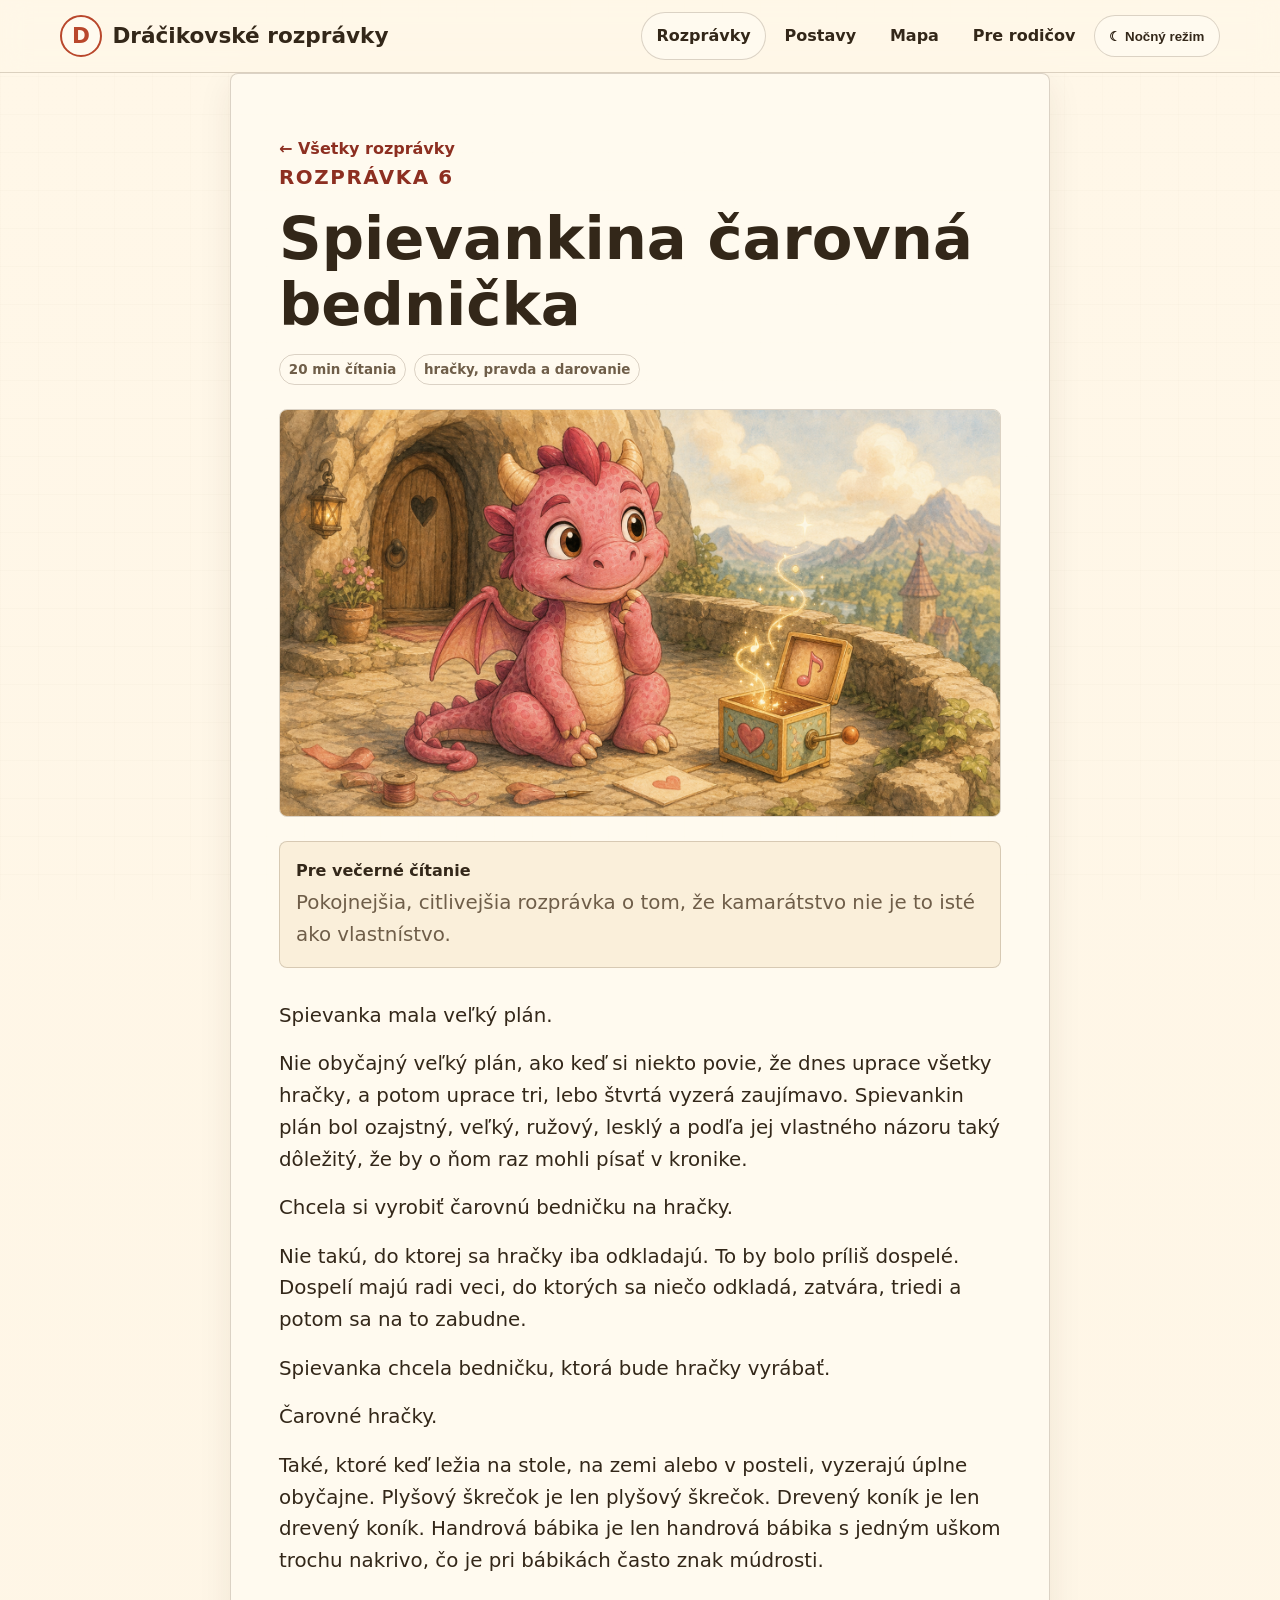
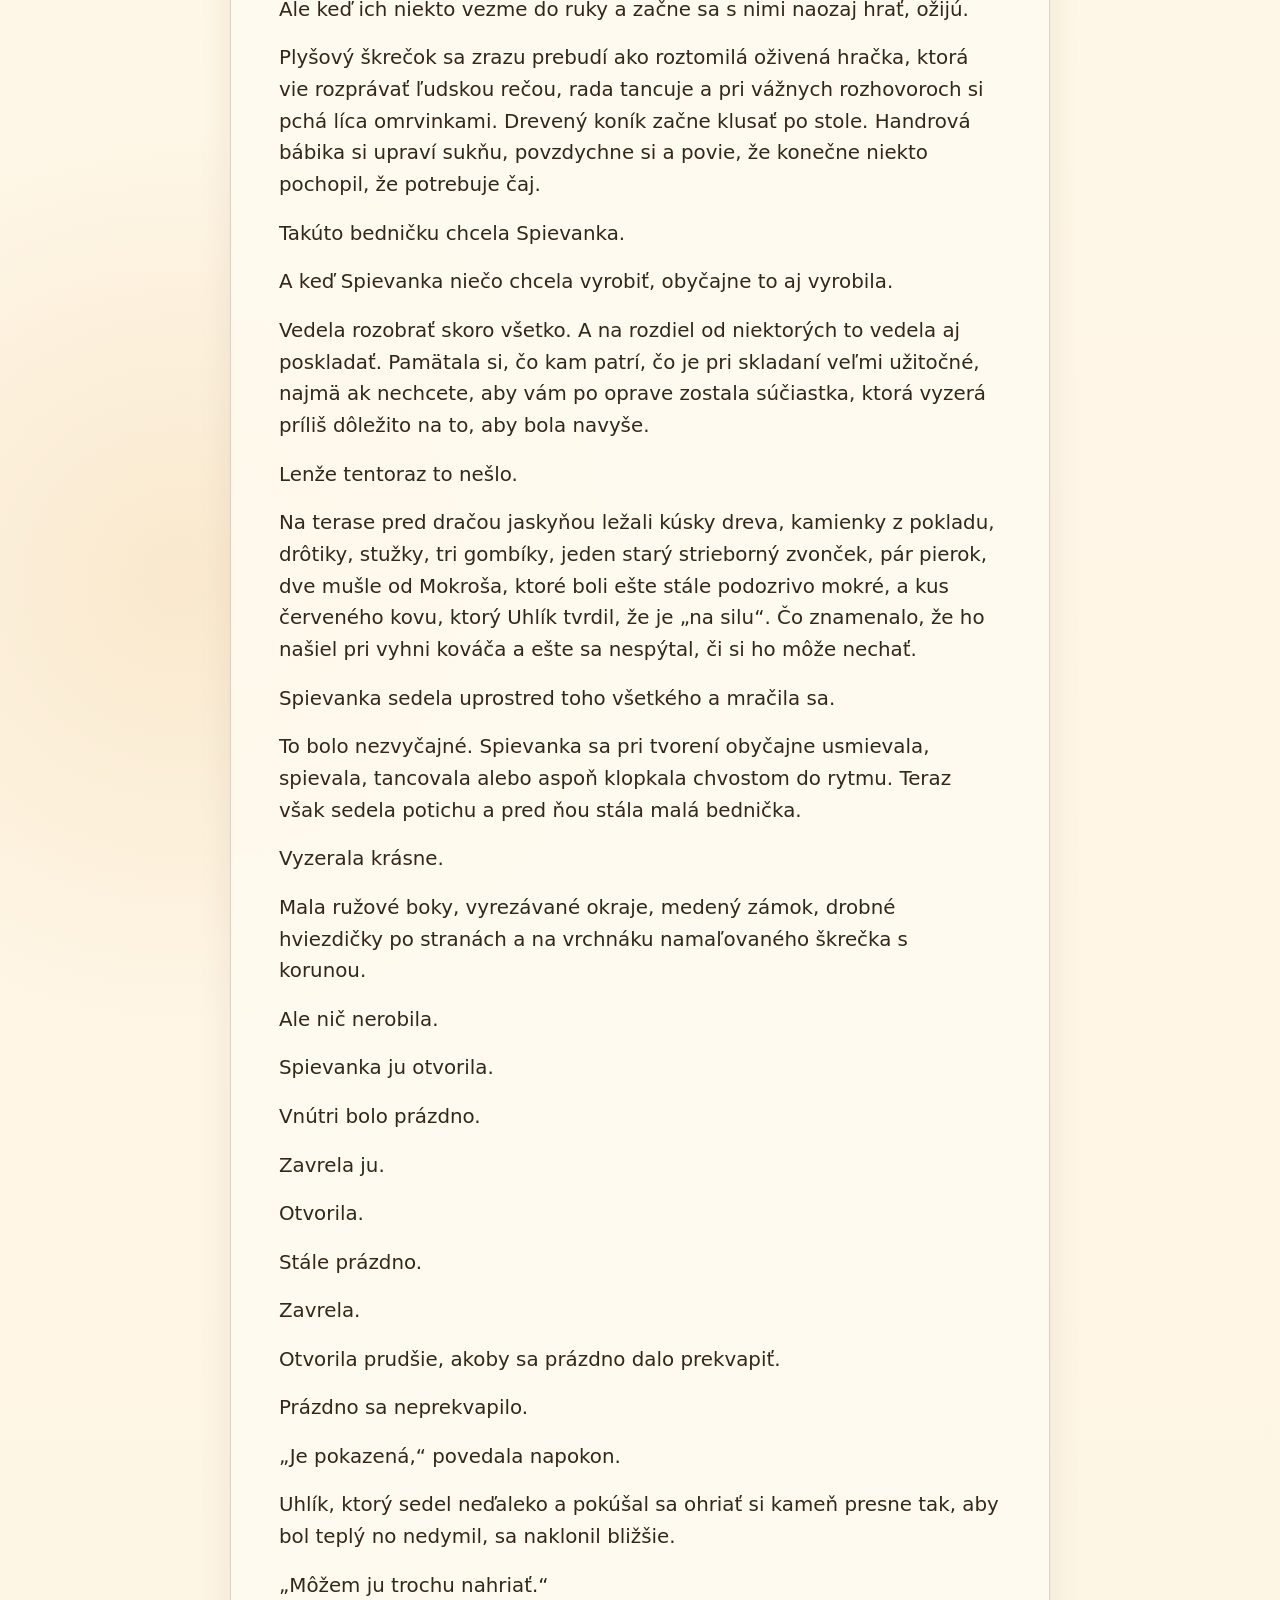
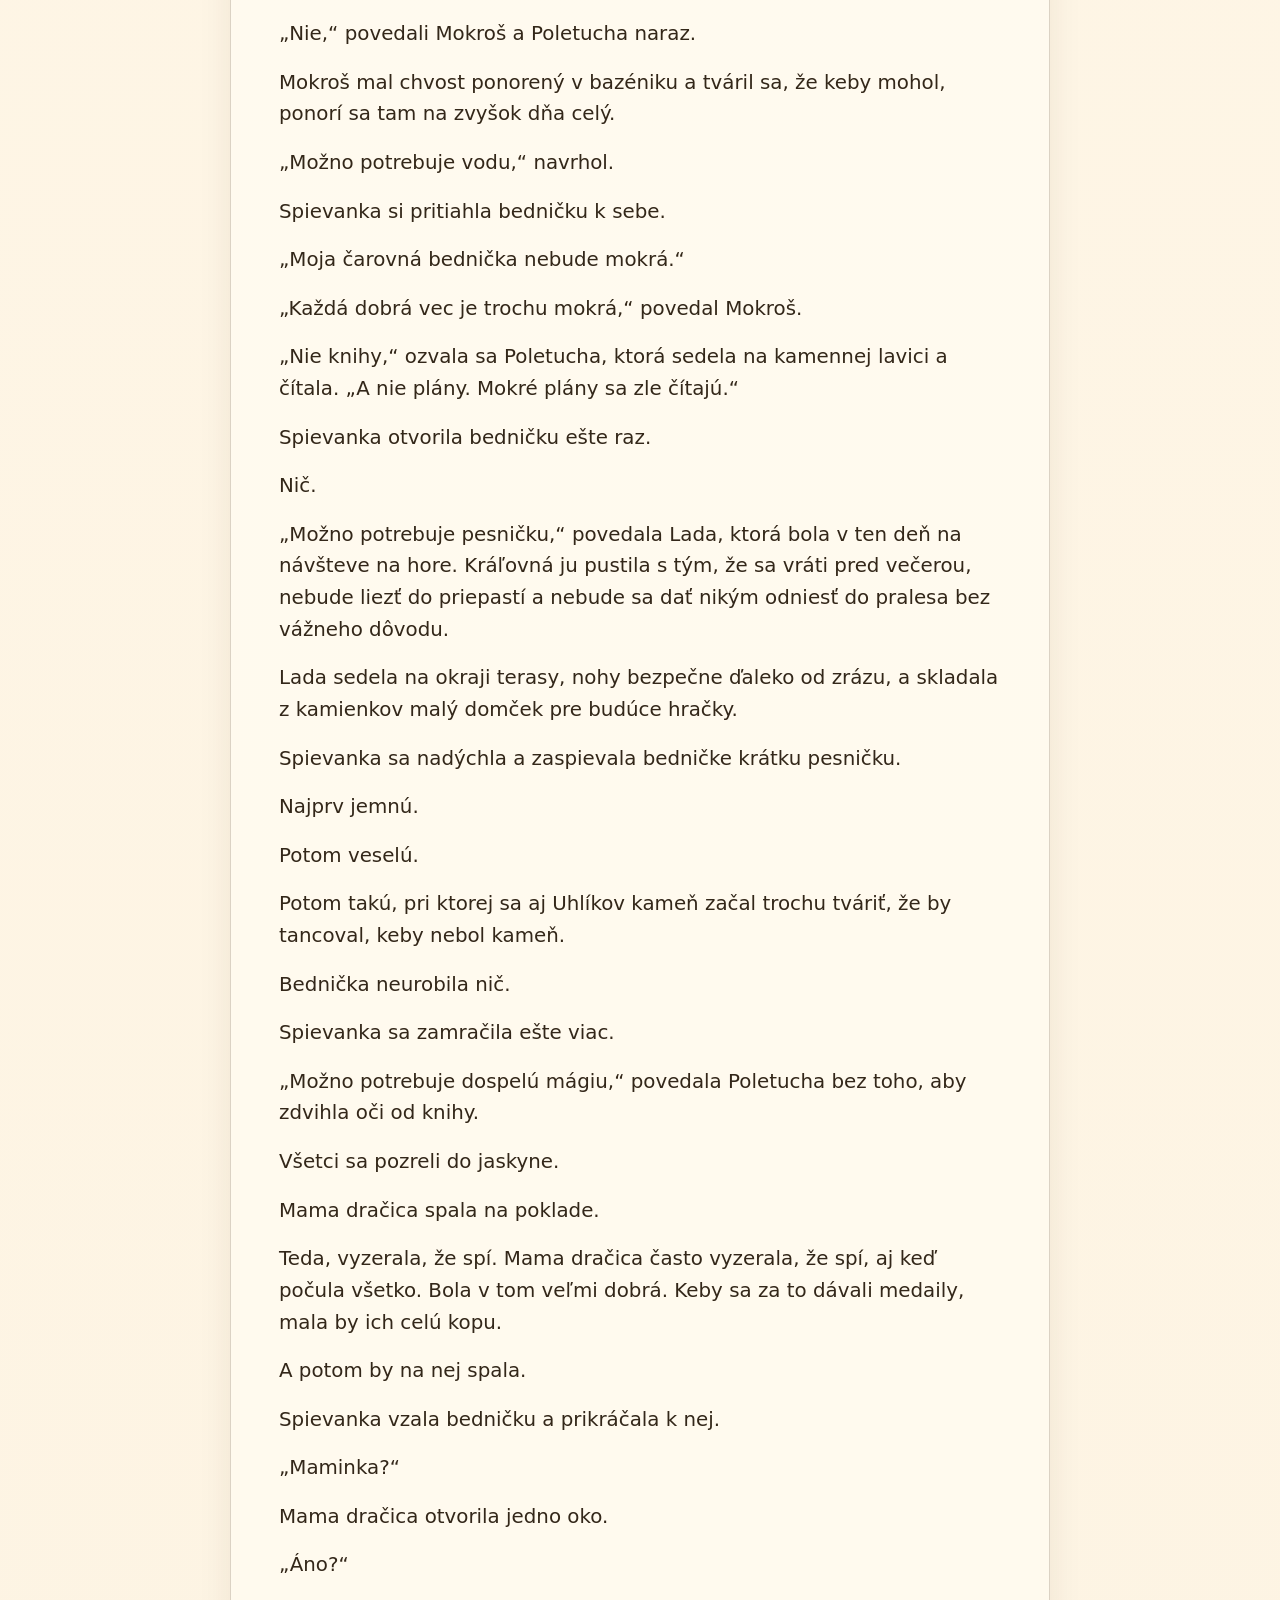
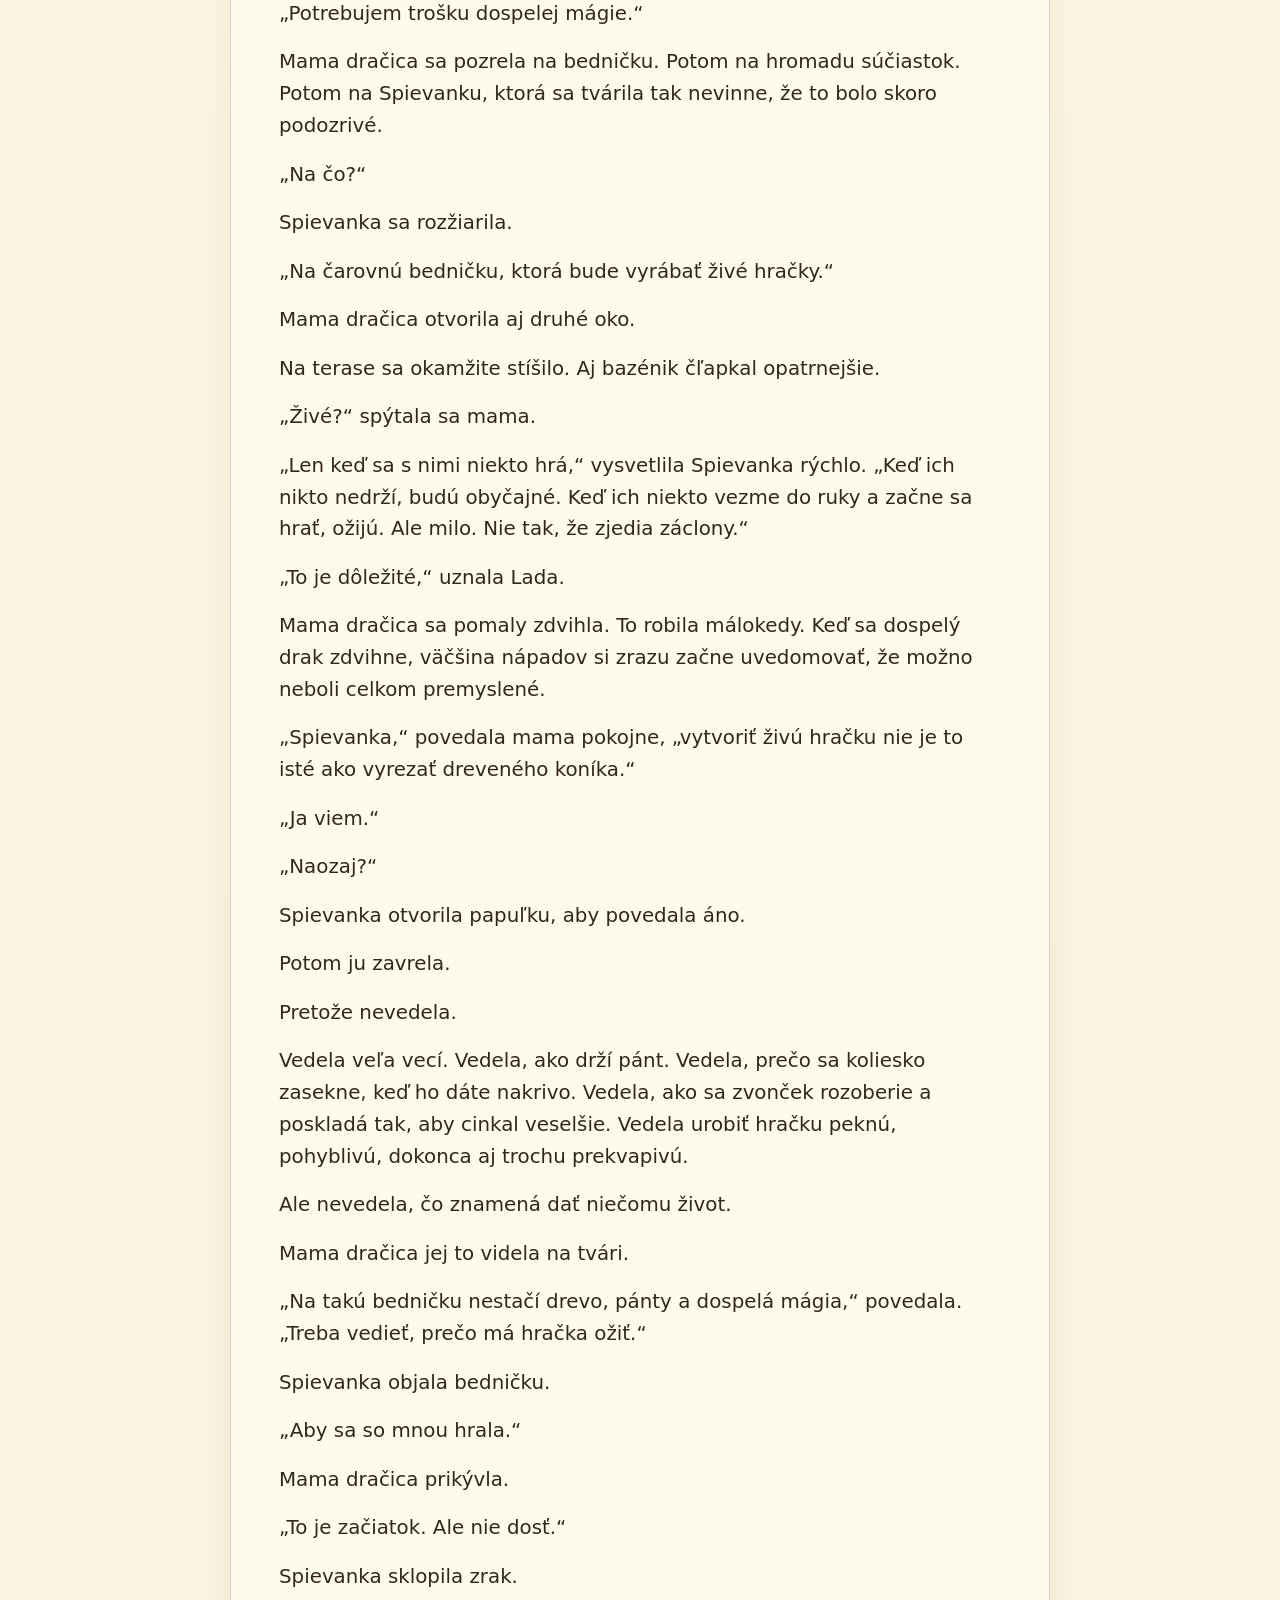
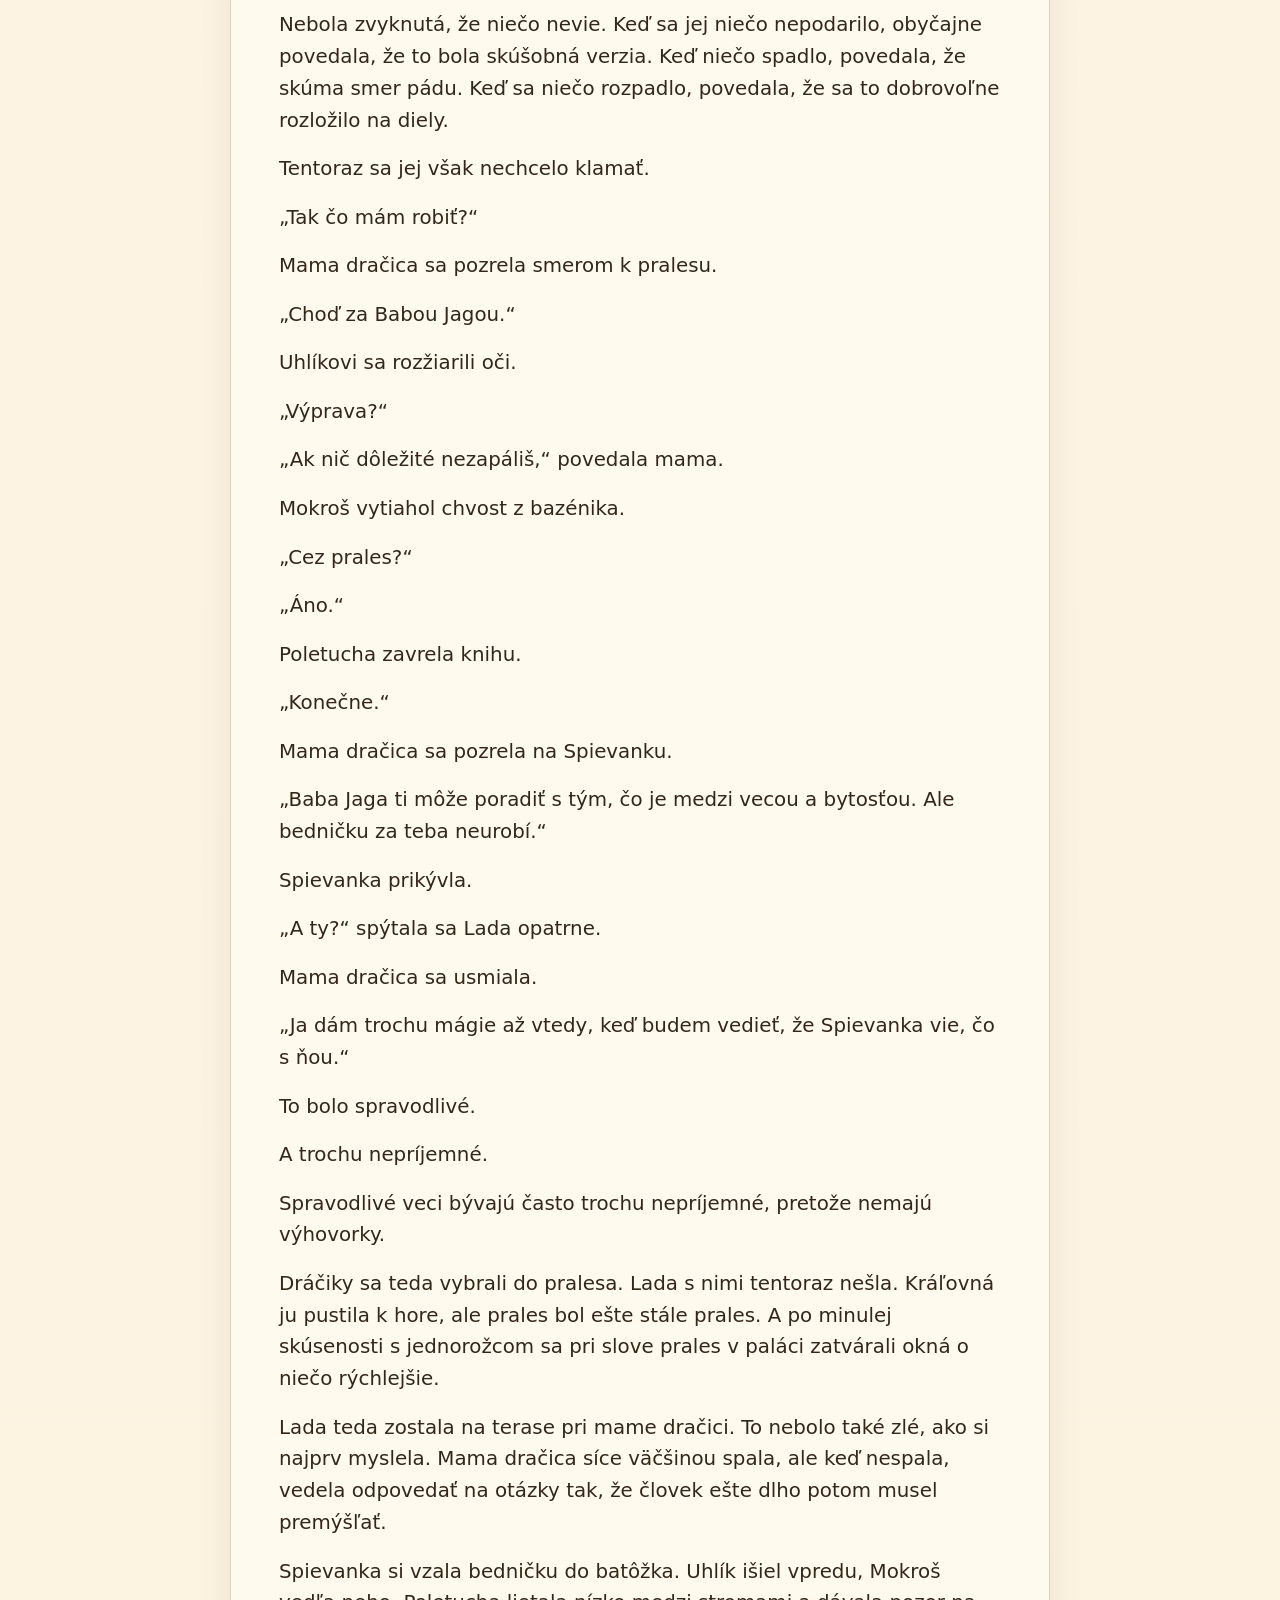
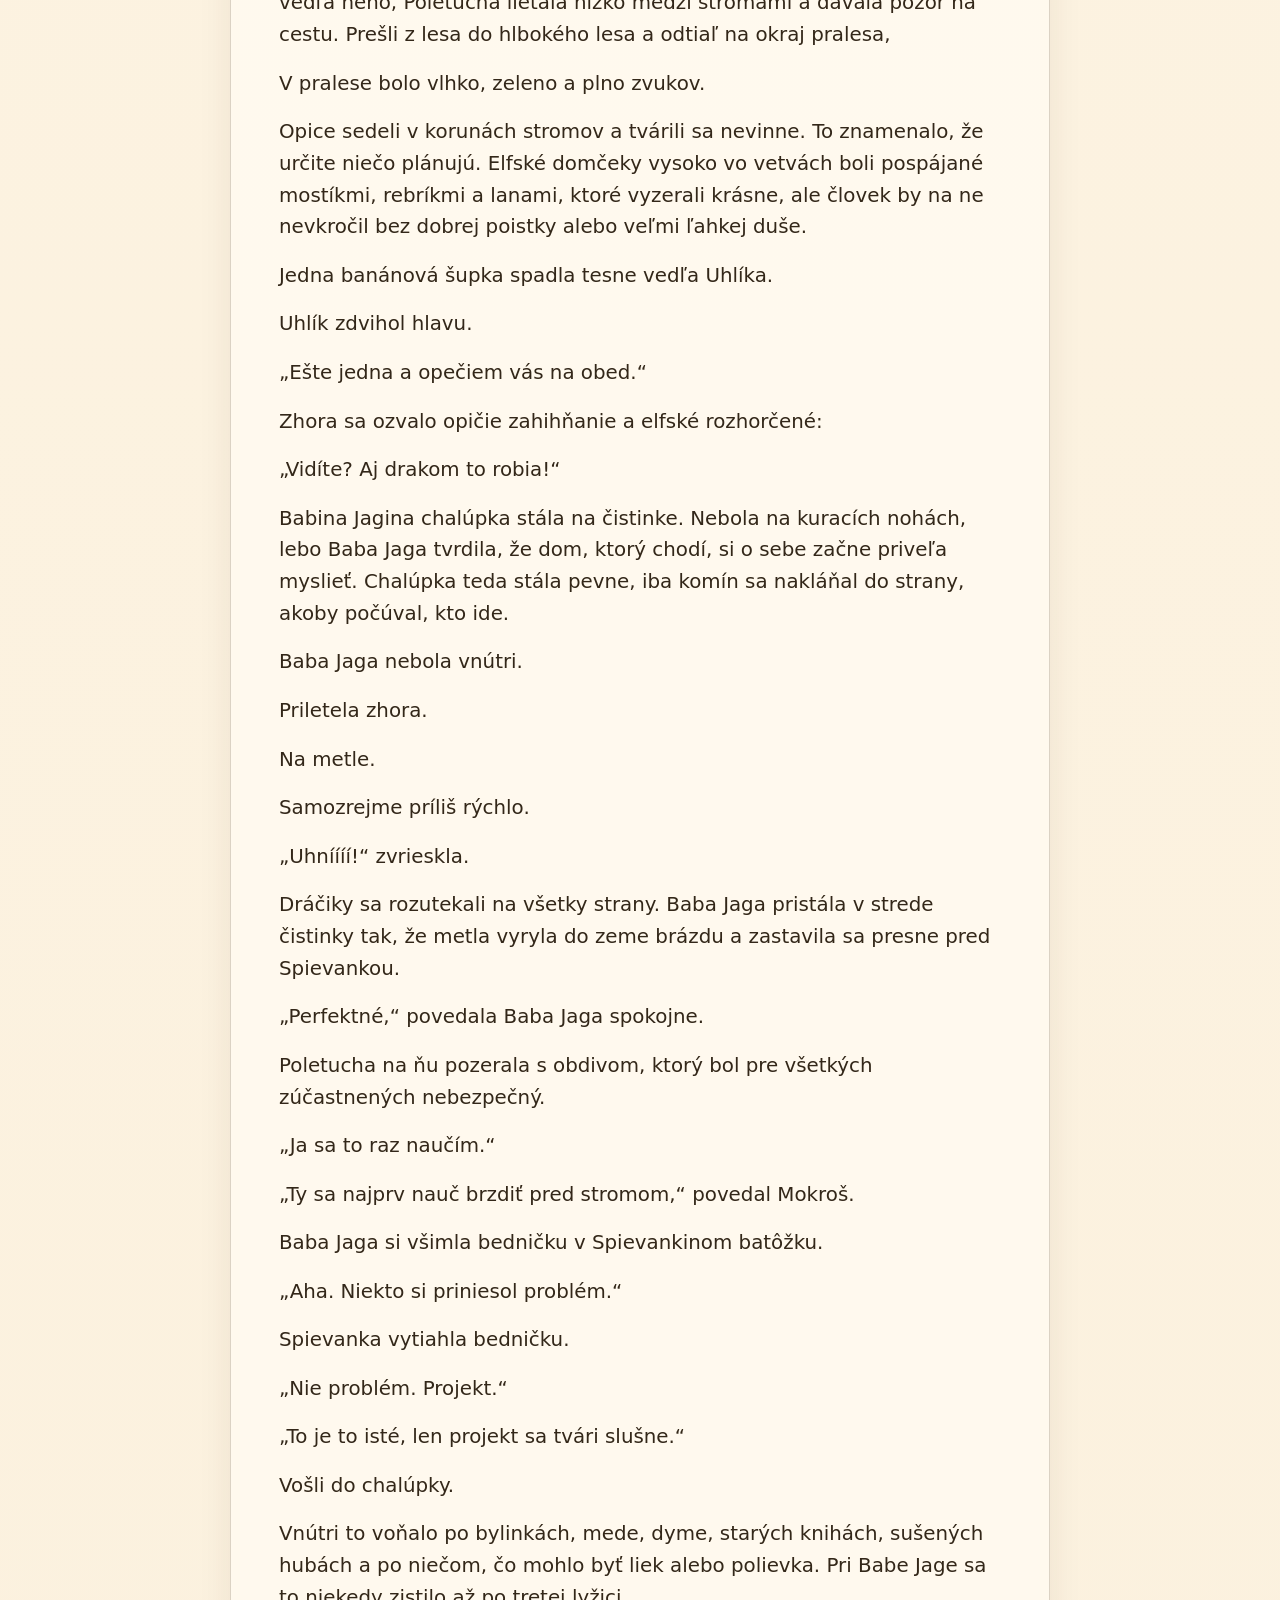
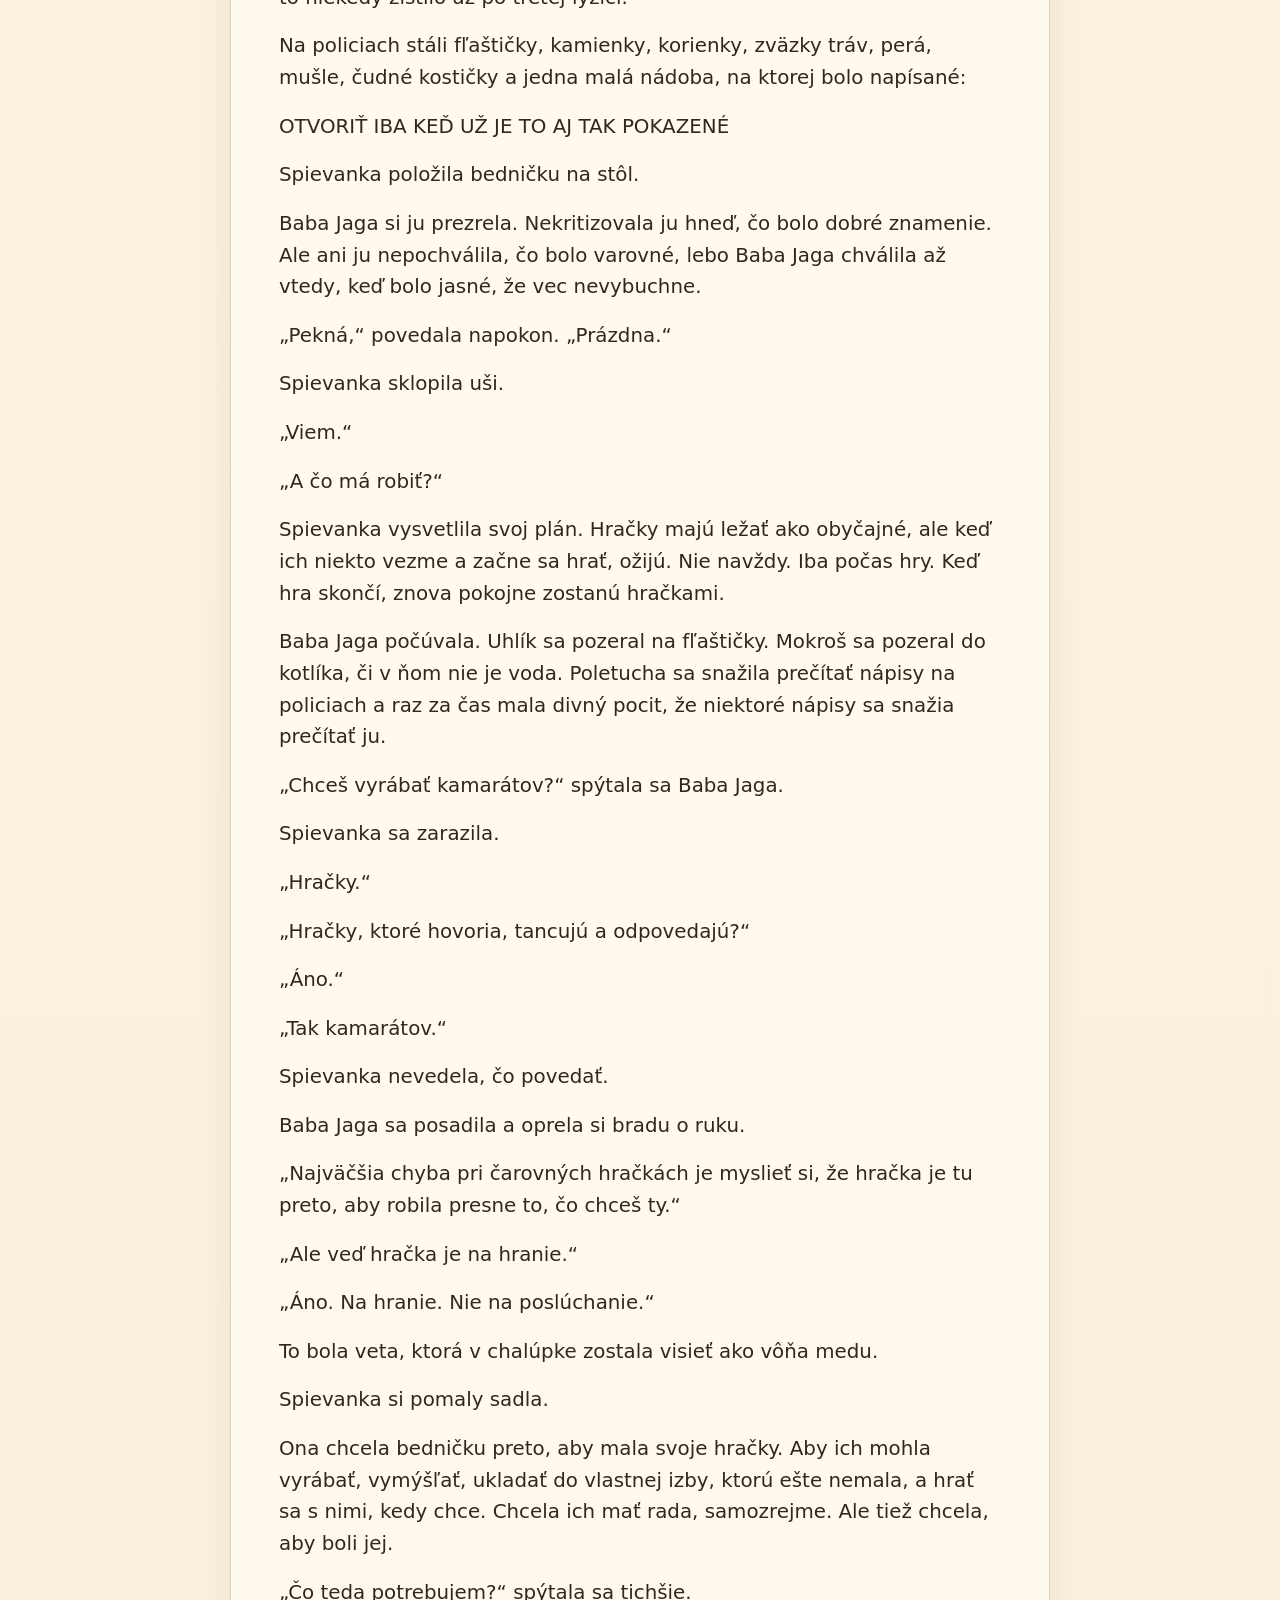
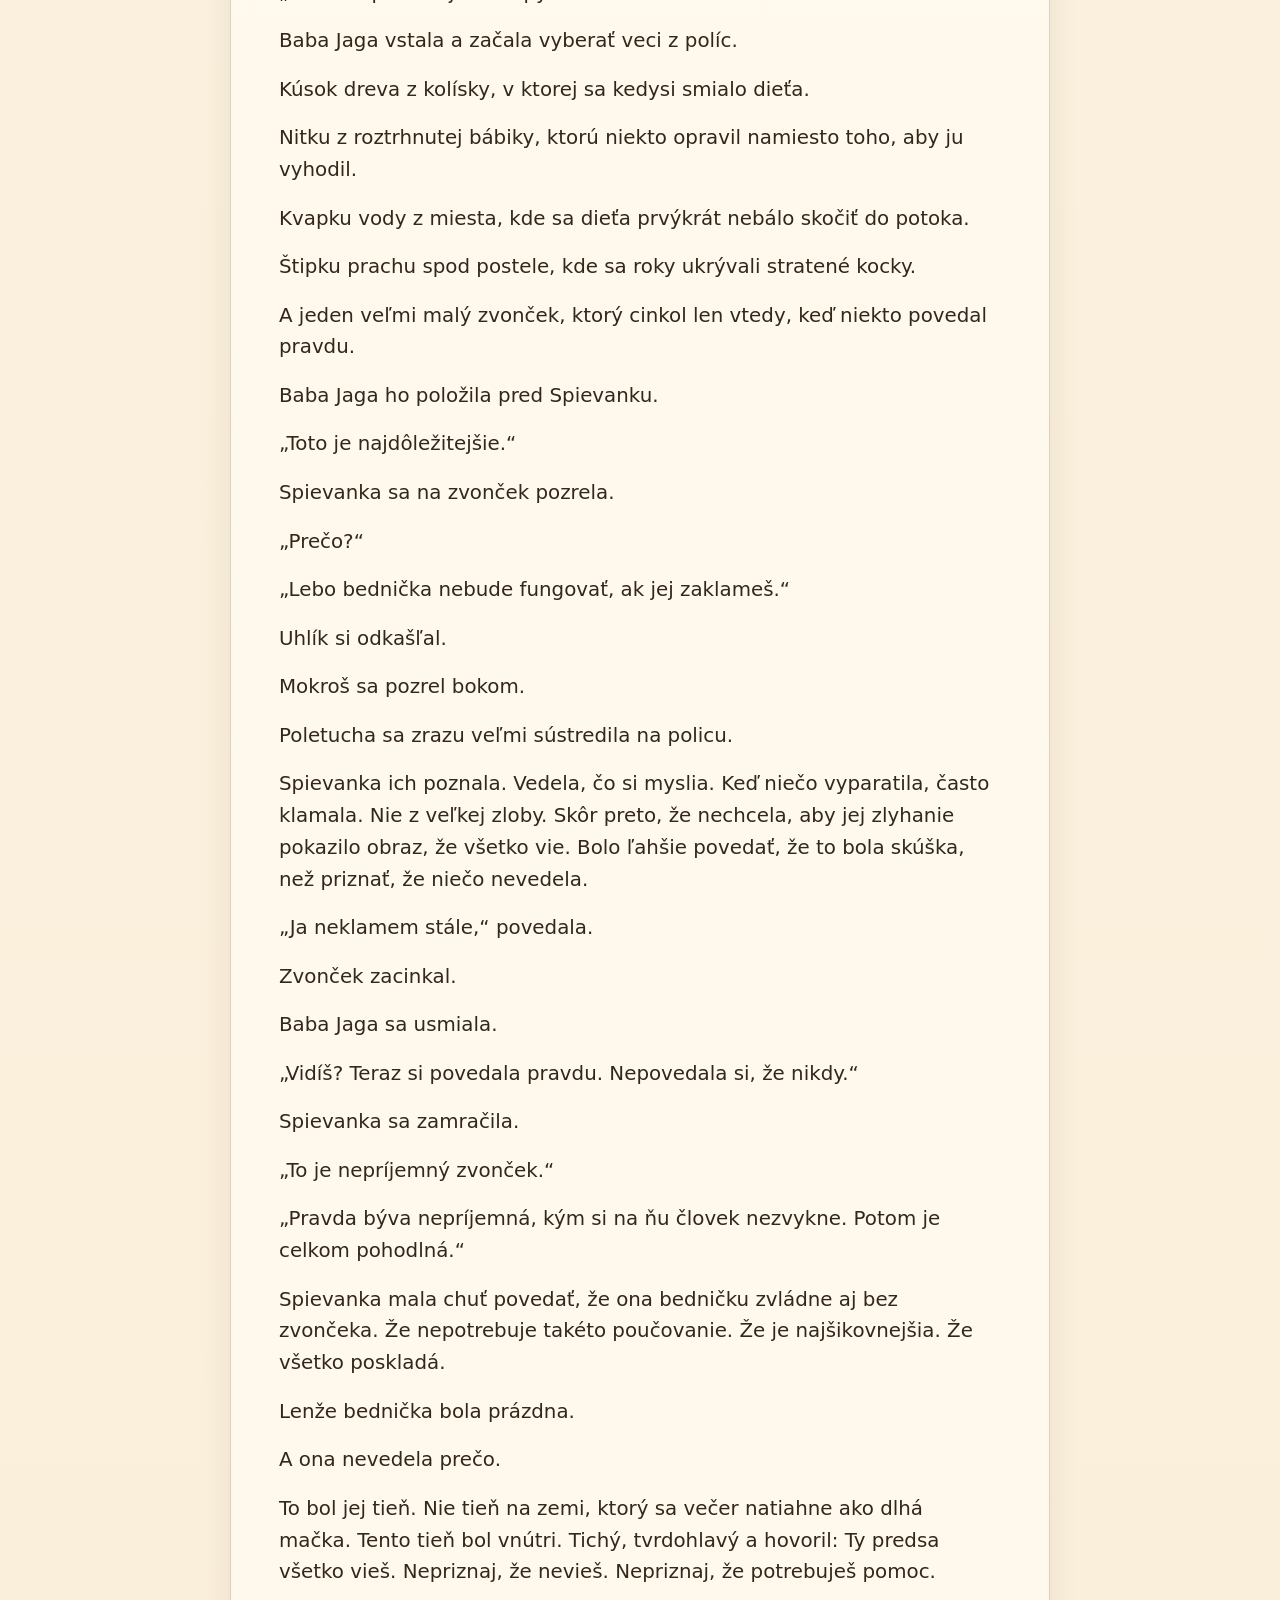
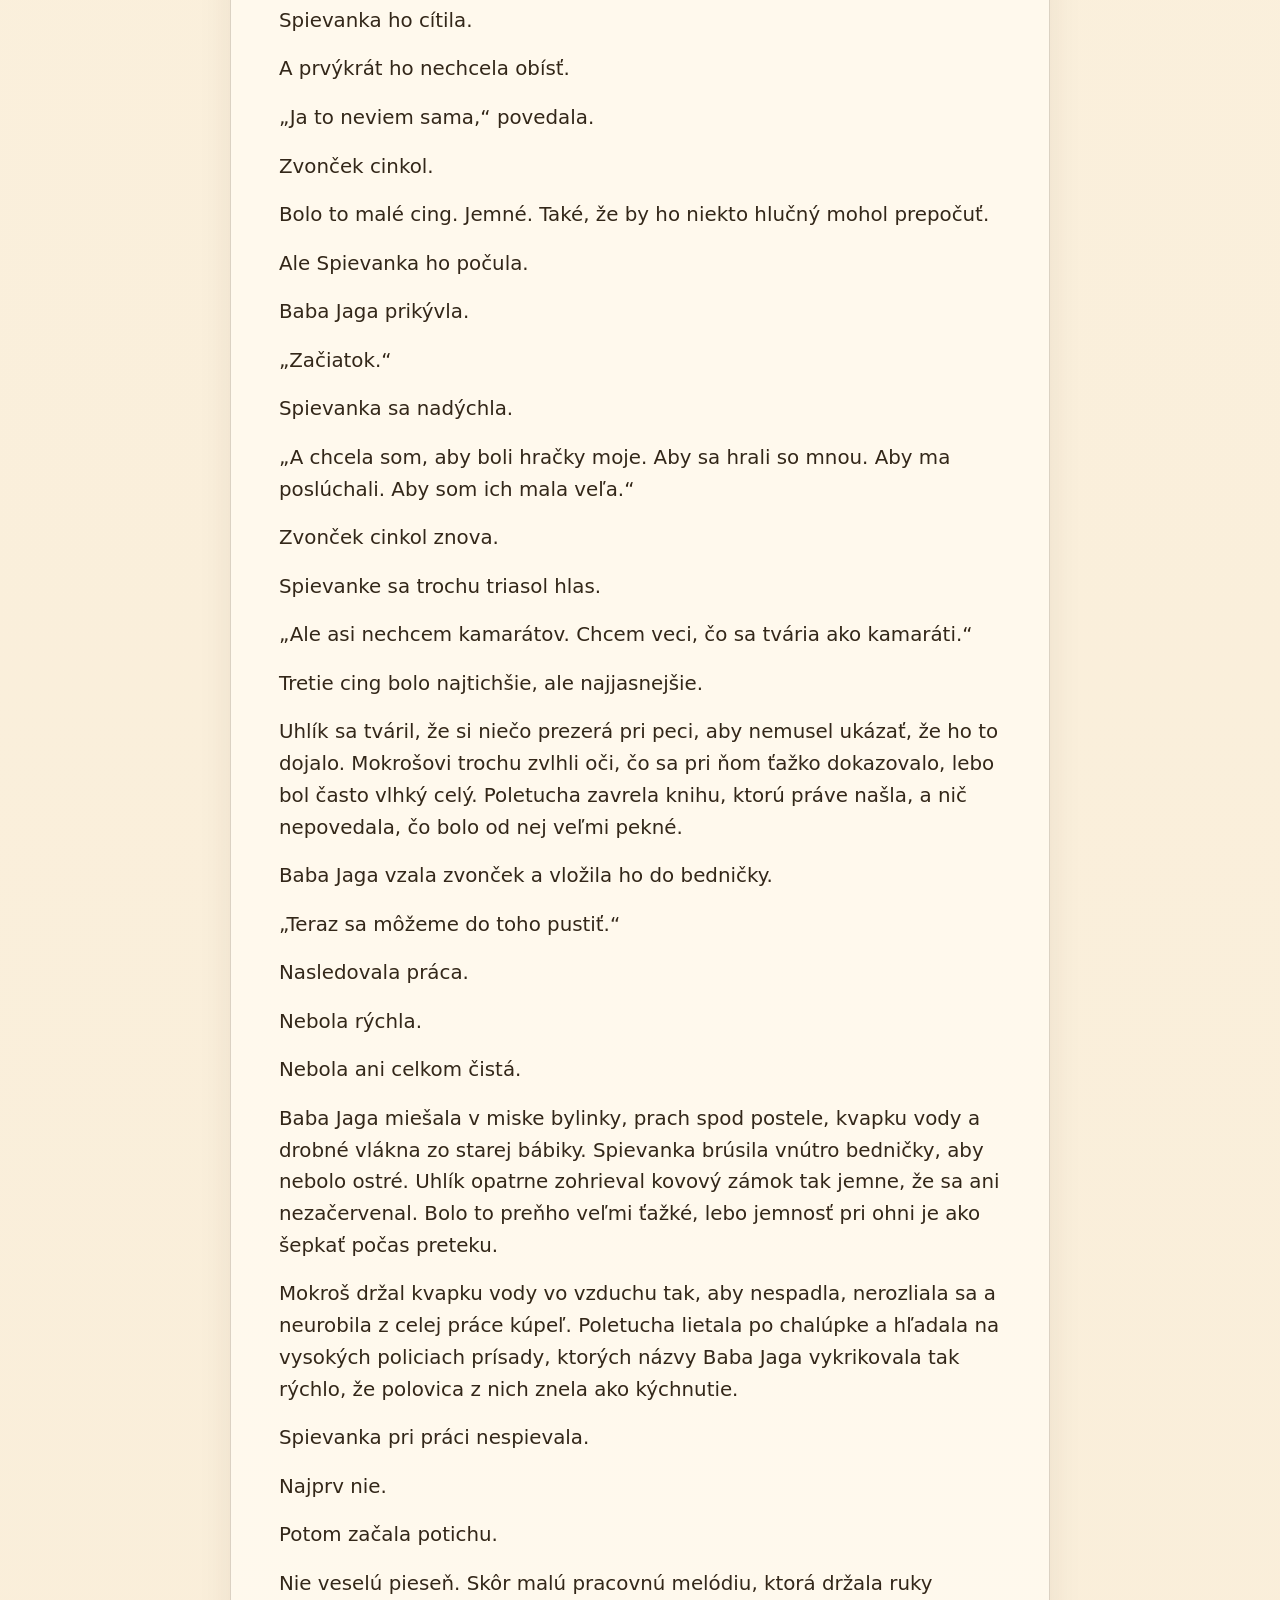
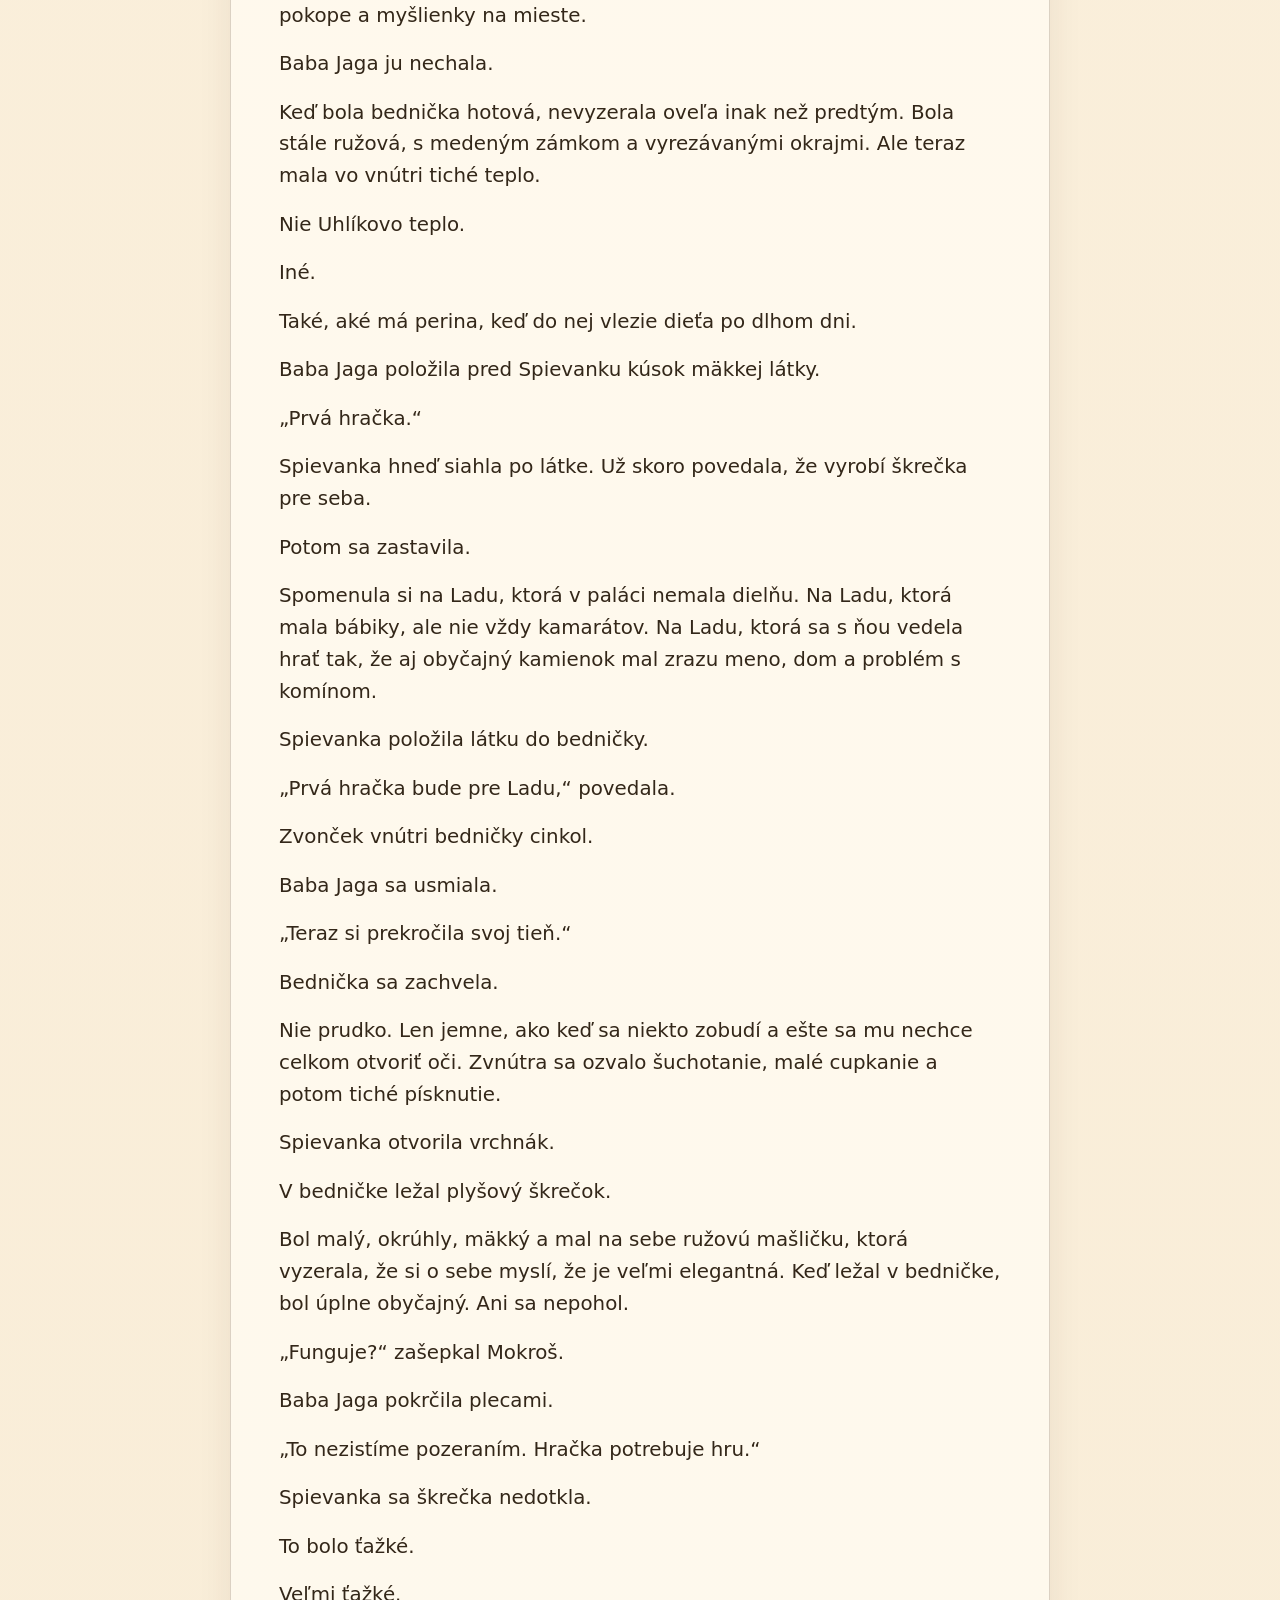
<file: rozpravky/06-spievankina-carovna-bednicka.html>
<!doctype html>
<html lang="sk">
  <head>
    <meta charset="utf-8">
    <meta name="viewport" content="width=device-width, initial-scale=1">
    <title>Spievankina čarovná bednička | Dráčikovské rozprávky</title>
    <meta name="description" content="Pokojnejšia, citlivejšia rozprávka o tom, že kamarátstvo nie je to isté ako vlastnístvo.">
    <link rel="stylesheet" href="../assets/css/styles.css?v=20260522-2">
    <!-- Google tag (gtag.js) -->
    <script async src="https://www.googletagmanager.com/gtag/js?id=G-J6G9STTTB1"></script>
    <script>
      window.dataLayer = window.dataLayer || [];
      function gtag(){dataLayer.push(arguments);}
      gtag('js', new Date());

      gtag('config', 'G-J6G9STTTB1');
    </script>
  </head>
  <body>
    
  <header class="site-header">
    <nav class="nav" aria-label="Hlavná navigácia">
      <a class="brand" href="../index.html">
        <span class="brand-mark" aria-hidden="true">D</span>
        <span>Dráčikovské rozprávky</span>
      </a>
      <div class="nav-links">
        <a href="../rozpravky/" aria-current="page">Rozprávky</a>
        <a href="../postavy/">Postavy</a>
        <a href="../mapa/">Mapa</a>
        <a href="../pre-rodicov/">Pre rodičov</a>
        <button class="theme-toggle" type="button" data-theme-toggle>Nočný režim</button>
      </div>
    </nav>
  </header>
    <main class="page reader">
      <article class="reader-card">
        <a class="back-link" href="index.html">← Všetky rozprávky</a>
        <p class="eyebrow">Rozprávka 6</p>
        <h1>Spievankina čarovná bednička</h1>
        <div class="reader-meta">
          <span class="tag">20 min čítania</span>
          <span class="tag">hračky, pravda a darovanie</span>
        </div>
        <img class="reader-illustration" src="../assets/story-scenes/06-spievanka-bednicka.png" alt="Spievankina čarovná bednička">
        <aside class="reading-note">
          <strong>Pre večerné čítanie</strong>
          <p>Pokojnejšia, citlivejšia rozprávka o tom, že kamarátstvo nie je to isté ako vlastnístvo.</p>
        </aside>
        <div class="story-text">
            <p>Spievanka mala veľký plán.</p>
            <p>Nie obyčajný veľký plán, ako keď si niekto povie, že dnes uprace všetky hračky, a potom uprace tri, lebo štvrtá vyzerá zaujímavo. Spievankin plán bol ozajstný, veľký, ružový, lesklý a podľa jej vlastného názoru taký dôležitý, že by o ňom raz mohli písať v kronike.</p>
            <p>Chcela si vyrobiť čarovnú bedničku na hračky.</p>
            <p>Nie takú, do ktorej sa hračky iba odkladajú. To by bolo príliš dospelé. Dospelí majú radi veci, do ktorých sa niečo odkladá, zatvára, triedi a potom sa na to zabudne.</p>
            <p>Spievanka chcela bedničku, ktorá bude hračky vyrábať.</p>
            <p>Čarovné hračky.</p>
            <p>Také, ktoré keď ležia na stole, na zemi alebo v posteli, vyzerajú úplne obyčajne. Plyšový škrečok je len plyšový škrečok. Drevený koník je len drevený koník. Handrová bábika je len handrová bábika s jedným uškom trochu nakrivo, čo je pri bábikách často znak múdrosti.</p>
            <p>Ale keď ich niekto vezme do ruky a začne sa s nimi naozaj hrať, ožijú.</p>
            <p>Plyšový škrečok sa zrazu prebudí ako roztomilá oživená hračka, ktorá vie rozprávať ľudskou rečou, rada tancuje a pri vážnych rozhovoroch si pchá líca omrvinkami. Drevený koník začne klusať po stole. Handrová bábika si upraví sukňu, povzdychne si a povie, že konečne niekto pochopil, že potrebuje čaj.</p>
            <p>Takúto bedničku chcela Spievanka.</p>
            <p>A keď Spievanka niečo chcela vyrobiť, obyčajne to aj vyrobila.</p>
            <p>Vedela rozobrať skoro všetko. A na rozdiel od niektorých to vedela aj poskladať. Pamätala si, čo kam patrí, čo je pri skladaní veľmi užitočné, najmä ak nechcete, aby vám po oprave zostala súčiastka, ktorá vyzerá príliš dôležito na to, aby bola navyše.</p>
            <p>Lenže tentoraz to nešlo.</p>
            <p>Na terase pred dračou jaskyňou ležali kúsky dreva, kamienky z pokladu, drôtiky, stužky, tri gombíky, jeden starý strieborný zvonček, pár pierok, dve mušle od Mokroša, ktoré boli ešte stále podozrivo mokré, a kus červeného kovu, ktorý Uhlík tvrdil, že je „na silu“. Čo znamenalo, že ho našiel pri vyhni kováča a ešte sa nespýtal, či si ho môže nechať.</p>
            <p>Spievanka sedela uprostred toho všetkého a mračila sa.</p>
            <p>To bolo nezvyčajné. Spievanka sa pri tvorení obyčajne usmievala, spievala, tancovala alebo aspoň klopkala chvostom do rytmu. Teraz však sedela potichu a pred ňou stála malá bednička.</p>
            <p>Vyzerala krásne.</p>
            <p>Mala ružové boky, vyrezávané okraje, medený zámok, drobné hviezdičky po stranách a na vrchnáku namaľovaného škrečka s korunou.</p>
            <p>Ale nič nerobila.</p>
            <p>Spievanka ju otvorila.</p>
            <p>Vnútri bolo prázdno.</p>
            <p>Zavrela ju.</p>
            <p>Otvorila.</p>
            <p>Stále prázdno.</p>
            <p>Zavrela.</p>
            <p>Otvorila prudšie, akoby sa prázdno dalo prekvapiť.</p>
            <p>Prázdno sa neprekvapilo.</p>
            <p>„Je pokazená,“ povedala napokon.</p>
            <p>Uhlík, ktorý sedel neďaleko a pokúšal sa ohriať si kameň presne tak, aby bol teplý no nedymil, sa naklonil bližšie.</p>
            <p>„Môžem ju trochu nahriať.“</p>
            <p>„Nie,“ povedali Mokroš a Poletucha naraz.</p>
            <p>Mokroš mal chvost ponorený v bazéniku a tváril sa, že keby mohol, ponorí sa tam na zvyšok dňa celý.</p>
            <p>„Možno potrebuje vodu,“ navrhol.</p>
            <p>Spievanka si pritiahla bedničku k sebe.</p>
            <p>„Moja čarovná bednička nebude mokrá.“</p>
            <p>„Každá dobrá vec je trochu mokrá,“ povedal Mokroš.</p>
            <p>„Nie knihy,“ ozvala sa Poletucha, ktorá sedela na kamennej lavici a čítala. „A nie plány. Mokré plány sa zle čítajú.“</p>
            <p>Spievanka otvorila bedničku ešte raz.</p>
            <p>Nič.</p>
            <p>„Možno potrebuje pesničku,“ povedala Lada, ktorá bola v ten deň na návšteve na hore. Kráľovná ju pustila s tým, že sa vráti pred večerou, nebude liezť do priepastí a nebude sa dať nikým odniesť do pralesa bez vážneho dôvodu.</p>
            <p>Lada sedela na okraji terasy, nohy bezpečne ďaleko od zrázu, a skladala z kamienkov malý domček pre budúce hračky.</p>
            <p>Spievanka sa nadýchla a zaspievala bedničke krátku pesničku.</p>
            <p>Najprv jemnú.</p>
            <p>Potom veselú.</p>
            <p>Potom takú, pri ktorej sa aj Uhlíkov kameň začal trochu tváriť, že by tancoval, keby nebol kameň.</p>
            <p>Bednička neurobila nič.</p>
            <p>Spievanka sa zamračila ešte viac.</p>
            <p>„Možno potrebuje dospelú mágiu,“ povedala Poletucha bez toho, aby zdvihla oči od knihy.</p>
            <p>Všetci sa pozreli do jaskyne.</p>
            <p>Mama dračica spala na poklade.</p>
            <p>Teda, vyzerala, že spí. Mama dračica často vyzerala, že spí, aj keď počula všetko. Bola v tom veľmi dobrá. Keby sa za to dávali medaily, mala by ich celú kopu.</p>
            <p>A potom by na nej spala.</p>
            <p>Spievanka vzala bedničku a prikráčala k nej.</p>
            <p>„Maminka?“</p>
            <p>Mama dračica otvorila jedno oko.</p>
            <p>„Áno?“</p>
            <p>„Potrebujem trošku dospelej mágie.“</p>
            <p>Mama dračica sa pozrela na bedničku. Potom na hromadu súčiastok. Potom na Spievanku, ktorá sa tvárila tak nevinne, že to bolo skoro podozrivé.</p>
            <p>„Na čo?“</p>
            <p>Spievanka sa rozžiarila.</p>
            <p>„Na čarovnú bedničku, ktorá bude vyrábať živé hračky.“</p>
            <p>Mama dračica otvorila aj druhé oko.</p>
            <p>Na terase sa okamžite stíšilo. Aj bazénik čľapkal opatrnejšie.</p>
            <p>„Živé?“ spýtala sa mama.</p>
            <p>„Len keď sa s nimi niekto hrá,“ vysvetlila Spievanka rýchlo. „Keď ich nikto nedrží, budú obyčajné. Keď ich niekto vezme do ruky a začne sa hrať, ožijú. Ale milo. Nie tak, že zjedia záclony.“</p>
            <p>„To je dôležité,“ uznala Lada.</p>
            <p>Mama dračica sa pomaly zdvihla. To robila málokedy. Keď sa dospelý drak zdvihne, väčšina nápadov si zrazu začne uvedomovať, že možno neboli celkom premyslené.</p>
            <p>„Spievanka,“ povedala mama pokojne, „vytvoriť živú hračku nie je to isté ako vyrezať dreveného koníka.“</p>
            <p>„Ja viem.“</p>
            <p>„Naozaj?“</p>
            <p>Spievanka otvorila papuľku, aby povedala áno.</p>
            <p>Potom ju zavrela.</p>
            <p>Pretože nevedela.</p>
            <p>Vedela veľa vecí. Vedela, ako drží pánt. Vedela, prečo sa koliesko zasekne, keď ho dáte nakrivo. Vedela, ako sa zvonček rozoberie a poskladá tak, aby cinkal veselšie. Vedela urobiť hračku peknú, pohyblivú, dokonca aj trochu prekvapivú.</p>
            <p>Ale nevedela, čo znamená dať niečomu život.</p>
            <p>Mama dračica jej to videla na tvári.</p>
            <p>„Na takú bedničku nestačí drevo, pánty a dospelá mágia,“ povedala. „Treba vedieť, prečo má hračka ožiť.“</p>
            <p>Spievanka objala bedničku.</p>
            <p>„Aby sa so mnou hrala.“</p>
            <p>Mama dračica prikývla.</p>
            <p>„To je začiatok. Ale nie dosť.“</p>
            <p>Spievanka sklopila zrak.</p>
            <p>Nebola zvyknutá, že niečo nevie. Keď sa jej niečo nepodarilo, obyčajne povedala, že to bola skúšobná verzia. Keď niečo spadlo, povedala, že skúma smer pádu. Keď sa niečo rozpadlo, povedala, že sa to dobrovoľne rozložilo na diely.</p>
            <p>Tentoraz sa jej však nechcelo klamať.</p>
            <p>„Tak čo mám robiť?“</p>
            <p>Mama dračica sa pozrela smerom k pralesu.</p>
            <p>„Choď za Babou Jagou.“</p>
            <p>Uhlíkovi sa rozžiarili oči.</p>
            <p>„Výprava?“</p>
            <p>„Ak nič dôležité nezapáliš,“ povedala mama.</p>
            <p>Mokroš vytiahol chvost z bazénika.</p>
            <p>„Cez prales?“</p>
            <p>„Áno.“</p>
            <p>Poletucha zavrela knihu.</p>
            <p>„Konečne.“</p>
            <p>Mama dračica sa pozrela na Spievanku.</p>
            <p>„Baba Jaga ti môže poradiť s tým, čo je medzi vecou a bytosťou. Ale bedničku za teba neurobí.“</p>
            <p>Spievanka prikývla.</p>
            <p>„A ty?“ spýtala sa Lada opatrne.</p>
            <p>Mama dračica sa usmiala.</p>
            <p>„Ja dám trochu mágie až vtedy, keď budem vedieť, že Spievanka vie, čo s ňou.“</p>
            <p>To bolo spravodlivé.</p>
            <p>A trochu nepríjemné.</p>
            <p>Spravodlivé veci bývajú často trochu nepríjemné, pretože nemajú výhovorky.</p>
            <p>Dráčiky sa teda vybrali do pralesa. Lada s nimi tentoraz nešla. Kráľovná ju pustila k hore, ale prales bol ešte stále prales. A po minulej skúsenosti s jednorožcom sa pri slove prales v paláci zatvárali okná o niečo rýchlejšie.</p>
            <p>Lada teda zostala na terase pri mame dračici. To nebolo také zlé, ako si najprv myslela. Mama dračica síce väčšinou spala, ale keď nespala, vedela odpovedať na otázky tak, že človek ešte dlho potom musel premýšľať.</p>
            <p>Spievanka si vzala bedničku do batôžka. Uhlík išiel vpredu, Mokroš vedľa neho, Poletucha lietala nízko medzi stromami a dávala pozor na cestu. Prešli z lesa do hlbokého lesa a odtiaľ na okraj pralesa,</p>
            <p>V pralese bolo vlhko, zeleno a plno zvukov.</p>
            <p>Opice sedeli v korunách stromov a tvárili sa nevinne. To znamenalo, že určite niečo plánujú. Elfské domčeky vysoko vo vetvách boli pospájané mostíkmi, rebríkmi a lanami, ktoré vyzerali krásne, ale človek by na ne nevkročil bez dobrej poistky alebo veľmi ľahkej duše.</p>
            <p>Jedna banánová šupka spadla tesne vedľa Uhlíka.</p>
            <p>Uhlík zdvihol hlavu.</p>
            <p>„Ešte jedna a opečiem vás na obed.“</p>
            <p>Zhora sa ozvalo opičie zahihňanie a elfské rozhorčené:</p>
            <p>„Vidíte? Aj drakom to robia!“</p>
            <p>Babina Jagina chalúpka stála na čistinke. Nebola na kuracích nohách, lebo Baba Jaga tvrdila, že dom, ktorý chodí, si o sebe začne priveľa myslieť. Chalúpka teda stála pevne, iba komín sa nakláňal do strany, akoby počúval, kto ide.</p>
            <p>Baba Jaga nebola vnútri.</p>
            <p>Priletela zhora.</p>
            <p>Na metle.</p>
            <p>Samozrejme príliš rýchlo.</p>
            <p>„Uhníííí!“ zvrieskla.</p>
            <p>Dráčiky sa rozutekali na všetky strany. Baba Jaga pristála v strede čistinky tak, že metla vyryla do zeme brázdu a zastavila sa presne pred Spievankou.</p>
            <p>„Perfektné,“ povedala Baba Jaga spokojne.</p>
            <p>Poletucha na ňu pozerala s obdivom, ktorý bol pre všetkých zúčastnených nebezpečný.</p>
            <p>„Ja sa to raz naučím.“</p>
            <p>„Ty sa najprv nauč brzdiť pred stromom,“ povedal Mokroš.</p>
            <p>Baba Jaga si všimla bedničku v Spievankinom batôžku.</p>
            <p>„Aha. Niekto si priniesol problém.“</p>
            <p>Spievanka vytiahla bedničku.</p>
            <p>„Nie problém. Projekt.“</p>
            <p>„To je to isté, len projekt sa tvári slušne.“</p>
            <p>Vošli do chalúpky.</p>
            <p>Vnútri to voňalo po bylinkách, mede, dyme, starých knihách, sušených hubách a po niečom, čo mohlo byť liek alebo polievka. Pri Babe Jage sa to niekedy zistilo až po tretej lyžici.</p>
            <p>Na policiach stáli fľaštičky, kamienky, korienky, zväzky tráv, perá, mušle, čudné kostičky a jedna malá nádoba, na ktorej bolo napísané:</p>
            <p>OTVORIŤ IBA KEĎ UŽ JE TO AJ TAK POKAZENÉ</p>
            <p>Spievanka položila bedničku na stôl.</p>
            <p>Baba Jaga si ju prezrela. Nekritizovala ju hneď, čo bolo dobré znamenie. Ale ani ju nepochválila, čo bolo varovné, lebo Baba Jaga chválila až vtedy, keď bolo jasné, že vec nevybuchne.</p>
            <p>„Pekná,“ povedala napokon. „Prázdna.“</p>
            <p>Spievanka sklopila uši.</p>
            <p>„Viem.“</p>
            <p>„A čo má robiť?“</p>
            <p>Spievanka vysvetlila svoj plán. Hračky majú ležať ako obyčajné, ale keď ich niekto vezme a začne sa hrať, ožijú. Nie navždy. Iba počas hry. Keď hra skončí, znova pokojne zostanú hračkami.</p>
            <p>Baba Jaga počúvala. Uhlík sa pozeral na fľaštičky. Mokroš sa pozeral do kotlíka, či v ňom nie je voda. Poletucha sa snažila prečítať nápisy na policiach a raz za čas mala divný pocit, že niektoré nápisy sa snažia prečítať ju.</p>
            <p>„Chceš vyrábať kamarátov?“ spýtala sa Baba Jaga.</p>
            <p>Spievanka sa zarazila.</p>
            <p>„Hračky.“</p>
            <p>„Hračky, ktoré hovoria, tancujú a odpovedajú?“</p>
            <p>„Áno.“</p>
            <p>„Tak kamarátov.“</p>
            <p>Spievanka nevedela, čo povedať.</p>
            <p>Baba Jaga sa posadila a oprela si bradu o ruku.</p>
            <p>„Najväčšia chyba pri čarovných hračkách je myslieť si, že hračka je tu preto, aby robila presne to, čo chceš ty.“</p>
            <p>„Ale veď hračka je na hranie.“</p>
            <p>„Áno. Na hranie. Nie na poslúchanie.“</p>
            <p>To bola veta, ktorá v chalúpke zostala visieť ako vôňa medu.</p>
            <p>Spievanka si pomaly sadla.</p>
            <p>Ona chcela bedničku preto, aby mala svoje hračky. Aby ich mohla vyrábať, vymýšľať, ukladať do vlastnej izby, ktorú ešte nemala, a hrať sa s nimi, kedy chce. Chcela ich mať rada, samozrejme. Ale tiež chcela, aby boli jej.</p>
            <p>„Čo teda potrebujem?“ spýtala sa tichšie.</p>
            <p>Baba Jaga vstala a začala vyberať veci z políc.</p>
            <p>Kúsok dreva z kolísky, v ktorej sa kedysi smialo dieťa.</p>
            <p>Nitku z roztrhnutej bábiky, ktorú niekto opravil namiesto toho, aby ju vyhodil.</p>
            <p>Kvapku vody z miesta, kde sa dieťa prvýkrát nebálo skočiť do potoka.</p>
            <p>Štipku prachu spod postele, kde sa roky ukrývali stratené kocky.</p>
            <p>A jeden veľmi malý zvonček, ktorý cinkol len vtedy, keď niekto povedal pravdu.</p>
            <p>Baba Jaga ho položila pred Spievanku.</p>
            <p>„Toto je najdôležitejšie.“</p>
            <p>Spievanka sa na zvonček pozrela.</p>
            <p>„Prečo?“</p>
            <p>„Lebo bednička nebude fungovať, ak jej zaklameš.“</p>
            <p>Uhlík si odkašľal.</p>
            <p>Mokroš sa pozrel bokom.</p>
            <p>Poletucha sa zrazu veľmi sústredila na policu.</p>
            <p>Spievanka ich poznala. Vedela, čo si myslia. Keď niečo vyparatila, často klamala. Nie z veľkej zloby. Skôr preto, že nechcela, aby jej zlyhanie pokazilo obraz, že všetko vie. Bolo ľahšie povedať, že to bola skúška, než priznať, že niečo nevedela.</p>
            <p>„Ja neklamem stále,“ povedala.</p>
            <p>Zvonček zacinkal.</p>
            <p>Baba Jaga sa usmiala.</p>
            <p>„Vidíš? Teraz si povedala pravdu. Nepovedala si, že nikdy.“</p>
            <p>Spievanka sa zamračila.</p>
            <p>„To je nepríjemný zvonček.“</p>
            <p>„Pravda býva nepríjemná, kým si na ňu človek nezvykne. Potom je celkom pohodlná.“</p>
            <p>Spievanka mala chuť povedať, že ona bedničku zvládne aj bez zvončeka. Že nepotrebuje takéto poučovanie. Že je najšikovnejšia. Že všetko poskladá.</p>
            <p>Lenže bednička bola prázdna.</p>
            <p>A ona nevedela prečo.</p>
            <p>To bol jej tieň. Nie tieň na zemi, ktorý sa večer natiahne ako dlhá mačka. Tento tieň bol vnútri. Tichý, tvrdohlavý a hovoril: Ty predsa všetko vieš. Nepriznaj, že nevieš. Nepriznaj, že potrebuješ pomoc.</p>
            <p>Spievanka ho cítila.</p>
            <p>A prvýkrát ho nechcela obísť.</p>
            <p>„Ja to neviem sama,“ povedala.</p>
            <p>Zvonček cinkol.</p>
            <p>Bolo to malé cing. Jemné. Také, že by ho niekto hlučný mohol prepočuť.</p>
            <p>Ale Spievanka ho počula.</p>
            <p>Baba Jaga prikývla.</p>
            <p>„Začiatok.“</p>
            <p>Spievanka sa nadýchla.</p>
            <p>„A chcela som, aby boli hračky moje. Aby sa hrali so mnou. Aby ma poslúchali. Aby som ich mala veľa.“</p>
            <p>Zvonček cinkol znova.</p>
            <p>Spievanke sa trochu triasol hlas.</p>
            <p>„Ale asi nechcem kamarátov. Chcem veci, čo sa tvária ako kamaráti.“</p>
            <p>Tretie cing bolo najtichšie, ale najjasnejšie.</p>
            <p>Uhlík sa tváril, že si niečo prezerá pri peci, aby nemusel ukázať, že ho to dojalo. Mokrošovi trochu zvlhli oči, čo sa pri ňom ťažko dokazovalo, lebo bol často vlhký celý. Poletucha zavrela knihu, ktorú práve našla, a nič nepovedala, čo bolo od nej veľmi pekné.</p>
            <p>Baba Jaga vzala zvonček a vložila ho do bedničky.</p>
            <p>„Teraz sa môžeme do toho pustiť.“</p>
            <p>Nasledovala práca.</p>
            <p>Nebola rýchla.</p>
            <p>Nebola ani celkom čistá.</p>
            <p>Baba Jaga miešala v miske bylinky, prach spod postele, kvapku vody a drobné vlákna zo starej bábiky. Spievanka brúsila vnútro bedničky, aby nebolo ostré. Uhlík opatrne zohrieval kovový zámok tak jemne, že sa ani nezačervenal. Bolo to preňho veľmi ťažké, lebo jemnosť pri ohni je ako šepkať počas preteku.</p>
            <p>Mokroš držal kvapku vody vo vzduchu tak, aby nespadla, nerozliala sa a neurobila z celej práce kúpeľ. Poletucha lietala po chalúpke a hľadala na vysokých policiach prísady, ktorých názvy Baba Jaga vykrikovala tak rýchlo, že polovica z nich znela ako kýchnutie.</p>
            <p>Spievanka pri práci nespievala.</p>
            <p>Najprv nie.</p>
            <p>Potom začala potichu.</p>
            <p>Nie veselú pieseň. Skôr malú pracovnú melódiu, ktorá držala ruky pokope a myšlienky na mieste.</p>
            <p>Baba Jaga ju nechala.</p>
            <p>Keď bola bednička hotová, nevyzerala oveľa inak než predtým. Bola stále ružová, s medeným zámkom a vyrezávanými okrajmi. Ale teraz mala vo vnútri tiché teplo.</p>
            <p>Nie Uhlíkovo teplo.</p>
            <p>Iné.</p>
            <p>Také, aké má perina, keď do nej vlezie dieťa po dlhom dni.</p>
            <p>Baba Jaga položila pred Spievanku kúsok mäkkej látky.</p>
            <p>„Prvá hračka.“</p>
            <p>Spievanka hneď siahla po látke. Už skoro povedala, že vyrobí škrečka pre seba.</p>
            <p>Potom sa zastavila.</p>
            <p>Spomenula si na Ladu, ktorá v paláci nemala dielňu. Na Ladu, ktorá mala bábiky, ale nie vždy kamarátov. Na Ladu, ktorá sa s ňou vedela hrať tak, že aj obyčajný kamienok mal zrazu meno, dom a problém s komínom.</p>
            <p>Spievanka položila látku do bedničky.</p>
            <p>„Prvá hračka bude pre Ladu,“ povedala.</p>
            <p>Zvonček vnútri bedničky cinkol.</p>
            <p>Baba Jaga sa usmiala.</p>
            <p>„Teraz si prekročila svoj tieň.“</p>
            <p>Bednička sa zachvela.</p>
            <p>Nie prudko. Len jemne, ako keď sa niekto zobudí a ešte sa mu nechce celkom otvoriť oči. Zvnútra sa ozvalo šuchotanie, malé cupkanie a potom tiché písknutie.</p>
            <p>Spievanka otvorila vrchnák.</p>
            <p>V bedničke ležal plyšový škrečok.</p>
            <p>Bol malý, okrúhly, mäkký a mal na sebe ružovú mašličku, ktorá vyzerala, že si o sebe myslí, že je veľmi elegantná. Keď ležal v bedničke, bol úplne obyčajný. Ani sa nepohol.</p>
            <p>„Funguje?“ zašepkal Mokroš.</p>
            <p>Baba Jaga pokrčila plecami.</p>
            <p>„To nezistíme pozeraním. Hračka potrebuje hru.“</p>
            <p>Spievanka sa škrečka nedotkla.</p>
            <p>To bolo ťažké.</p>
            <p>Veľmi ťažké.</p>
            <p>Bol prvý. Bol z jej bedničky. Celé labky ju svrbeli od túžby vziať ho a zistiť, čo urobí. Ale povedala, že je pre Ladu.</p>
            <p>A tak zavrela bedničku.</p>
            <p>„Zistíme to doma.“</p>
            <p>Cesta späť bola pokojnejšia než cesta tam. Spievanka niesla bedničku veľmi opatrne. Uhlík nešiel príliš rýchlo. Mokroš sa snažil nešpliechať. Poletucha letela nižšie než zvyčajne, lebo mala pocit, že dnes sa netreba ponáhľať.</p>
            <p>Keď prišli na horu, mama dračica čakala pred jaskyňou. Lada sedela pri nej a počúvala príbeh o tom, ako jeden drak kedysi zaspal na kráľovskej ceste a kráľovský sprievod ho musel obchádzať tri dni. Nebolo jasné, či je to pravda, ale pri drakoch sa veľa vecí nezdá jasných, kým vám neležia pred domom.</p>
            <p>Spievanka položila bedničku na kamenný stôl.</p>
            <p>„Je hotová,“ povedala.</p>
            <p>Mama dračica si ju prezrela.</p>
            <p>„Naozaj hotová?“</p>
            <p>Spievanka prikývla.</p>
            <p>Potom sa nadýchla.</p>
            <p>„Ale neurobila som ju sama.“</p>
            <p>Mama dračica sa usmiala tak jemne, že by si to niekto nevšimol.</p>
            <p>Spievanka si to všimla.</p>
            <p>„To je dobre,“ povedala mama dračica. &quot;A teraz posledný kúsok skladačky,&quot; dodala a natiahla k bedničke pazúr. Z končeka pazúra sa uvoľnila iskrička, taká ako keď sa chytíte niekoho oblečeného v štrikovanom svetri. Bednička sa nepohla. Nezažiarila. Iba tam zrazu bola viac ako pred tým. Už to bola TÁ BEDNIČKA. Jej existencia mala zrazu váhu.</p>
            <p>Mama dračica sa usmiala a pokynula hlavou.</p>
            <p>Lada sa naklonila bližšie.</p>
            <p>„Čo robí?“</p>
            <p>Spievanka otvorila bedničku a vytiahla plyšového škrečka.</p>
            <p>Nepodala ho sebe.</p>
            <p>Podala ho Lade.</p>
            <p>„Toto je prvá hračka. Je pre teba.“</p>
            <p>Lada ho vzala do dlaní.</p>
            <p>Chvíľu sa nič nestalo.</p>
            <p>Škrečok bol mäkký a obyčajný. Lada ho opatrne pohladila palcom po hlave.</p>
            <p>„Ahoj,“ povedala mu.</p>
            <p>To bolo všetko.</p>
            <p>Len slovo.</p>
            <p>Ale bolo povedané naozaj.</p>
            <p>Škrečok zažmurkal.</p>
            <p>Najprv jedným korálikovým očkom.</p>
            <p>Potom druhým.</p>
            <p>Potom si odkašľal veľmi tenkým hláskom.</p>
            <p>„Ahoj. Prosím, má niekto omrvinku? Ožitie je namáhavé.“</p>
            <p>Lada vykríkla od radosti.</p>
            <p>Mokroš spadol do bazénika, lebo sa tak zľakol, že cúvol nesprávnym smerom.</p>
            <p>Uhlíkovi z nosa vyšiel malý obláčik dymu.</p>
            <p>Poletucha sa rozosmiala.</p>
            <p>Spievanka stála pri stole a pozerala na škrečka s takou radosťou, že na chvíľu ani netancovala.</p>
            <p>Škrečok sa postavil na zadné labky, uklonil sa Lade a potom spravil tri drobné tanečné kroky. Bol živý, hebký a veľmi spokojný s tým, že existuje.</p>
            <p>„Volám sa Omrvinka,“ oznámil.</p>
            <p>„Ty si chlapec alebo dievča?“ spýtala sa Lada.</p>
            <p>Škrečok sa zamyslel.</p>
            <p>„To ešte neviem. Som škrečok. To zatiaľ stačí.“</p>
            <p>To všetkým pripadalo rozumné.</p>
            <p>Keď ho Lada položila na stôl a prestala sa s ním hrať, Omrvinka sa pokojne zmenil späť na plyšového škrečka. Ležal bez pohybu, mäkký a obyčajný.</p>
            <p>Lada ho znovu vzala do ruky.</p>
            <p>Omrvinka sa prebudil, zívol a povedal:</p>
            <p>„Druhý život. Výborne. Už mi to ide rýchlejšie.“</p>
            <p>Mama dračica si sadla k stolu.</p>
            <p>„Takže pravidlá,“ povedala.</p>
            <p>Všetci trošku zastonali, lebo pravidlá majú zvláštny dar objaviť sa práve vtedy, keď je najväčšia zábava.</p>
            <p>„Hračky ožívajú len počas hry,“ povedala mama. „Nesmú sa používať na klamstvo, strašenie, krádeže, upratovanie namiesto vás ani na obchádzanie zákazu večierky.“</p>
            <p>Uhlík sklopil hlavu, hoci ešte nič nenavrhol.</p>
            <p>„A hlavne,“ pokračovala mama, „ak hračka povie, že sa nechce hrať, hra sa skončí.“</p>
            <p>Spievanka prikývla.</p>
            <p>Tentoraz hneď.</p>
            <p>Omrvinka zdvihol labku.</p>
            <p>„Ja sa chcem hrať. Ale aj jesť.“</p>
            <p>„Vidíš?“ povedala mama. „Už má názor.“</p>
            <p>Lada si Omrvinku pritúlila.</p>
            <p>„Môžem si ho vziať do paláca?“</p>
            <p>Spievanka na chvíľu stuhla.</p>
            <p>Len na okamih.</p>
            <p>Potom prikývla.</p>
            <p>„Je tvoj.“</p>
            <p>Tie dve slová boli ťažšie, než čakala. Ale keď ich povedala, neubudlo jej. Naopak. Niečo v nej sa rozšírilo. Ako keď otvoríte okno a zistíte, že vonku je viac vzduchu, než ste mali v izbe.</p>
            <p>Lada ju objala.</p>
            <p>„Ďakujem.“</p>
            <p>Spievanka ju objala späť.</p>
            <p>„Ale občas mi ho prinesieš ukázať.“</p>
            <p>„Sľubujem.“</p>
            <p>Omrvinka z Ladiných rúk dodal:</p>
            <p>„Spravte si tu sklad suchého chleba prosím.“</p>
            <p>Večer Poletucha odniesla Ladu späť do paláca. Tentoraz letela pokojne, lebo Lada držala Omrvinku a Omrvinka počas letu vyhlásil, že výšky sú pekné, ale z pohľadu škrečka zbytočne obrovské.</p>
            <p>V paláci Lada ukázala Omrvinku kráľovnej.</p>
            <p>Kráľovná sa najprv tvárila opatrne. To bol jej prirodzený výraz pri všetkom, čo prišlo od dráčikov, Baby Jagy alebo od oboch naraz. Ale keď Omrvinka spravil úklon a veľmi slušne požiadal o omrvinku z koláča, kráľovná sa usmiala.</p>
            <p>„Bude spať na stole?,“ povedala.</p>
            <p>Omrvinka, ktorý práve ležal ako obyčajný plyšový škrečok, nič nenamietal.</p>
            <p>Na hore medzitým Spievanka sedela pri svojej novej bedničke. Nebola už taká netrpezlivá ako ráno. Neotvárala ju stále dokola. Len po nej prešla labkou a počúvala tiché cinknutie zvončeka vnútri.</p>
            <p>Mama dračica si ľahla na poklad.</p>
            <p>„Tak čo si dnes vyrobila?“ spýtala sa.</p>
            <p>Spievanka sa zamyslela.</p>
            <p>„Bedničku.“</p>
            <p>Potom pokrútila hlavou.</p>
            <p>„Nie. Vlastne som vyrobila prvú hračku, ktorá nebola moja.“</p>
            <p>Mama dračica spokojne zavrela oči.</p>
            <p>„To je oveľa väčšie.“</p>
            <p>Spievanka sa usmiala.</p>
            <p>A v bedničke, úplne potichu, cinkol zvonček pravdy.</p>
        </div>
      </article>
      <nav class="reader-nav" aria-label="Navigácia medzi rozprávkami">
        <a class="button secondary" href="05-ako-v-meste-dosla-zmrzlina.html">← Predošlá</a>
        <a class="button" href="07-ako-lada-ochorela-a-baba-jaga-skoro-vyhrala-preteky.html">Ďalšia →</a>
      </nav>
    </main>
    
  <footer class="site-footer">
    <div class="page">
      <span>Dráčikovské rozprávky</span>
      <span>Čisté čítanie, denný aj nočný režim, šípky medzi príbehmi.</span>
    </div>
  </footer>
  <script src="../assets/js/theme.js" defer></script>
  </body>
</html>
</file>
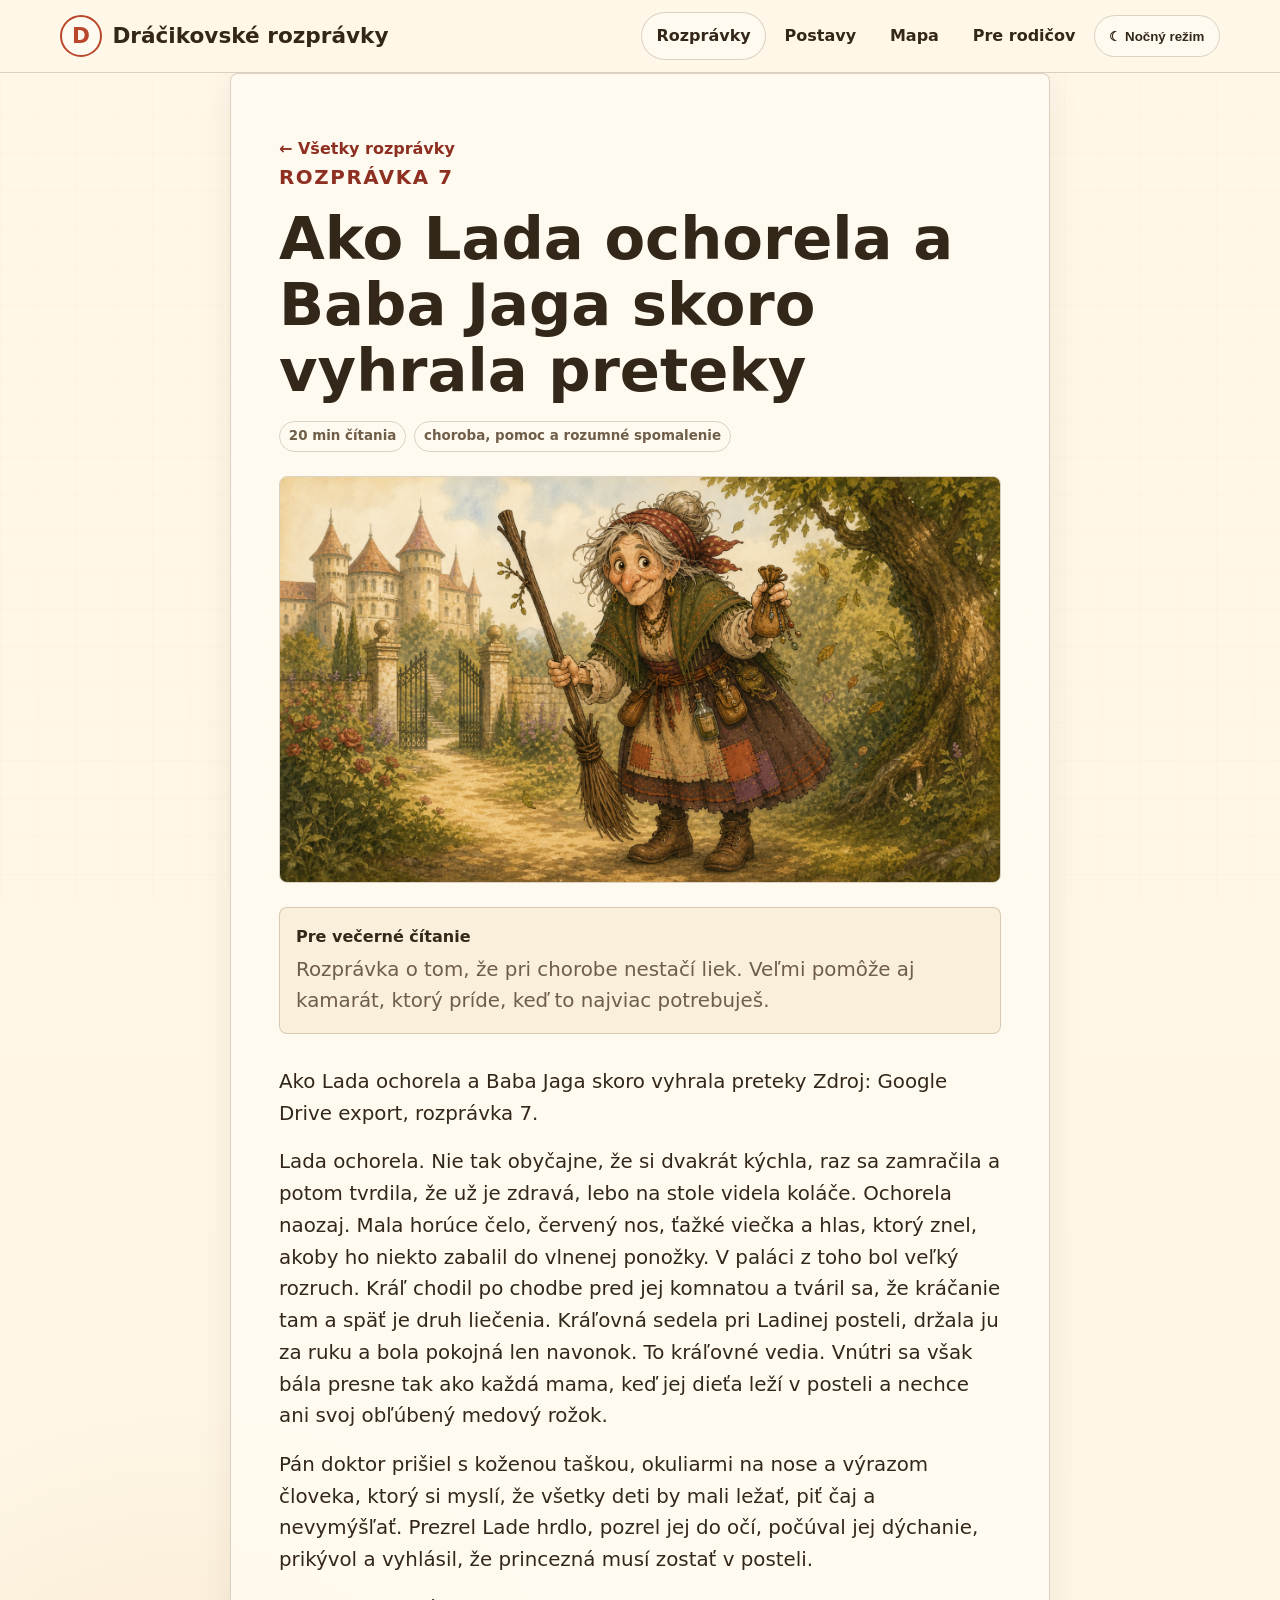
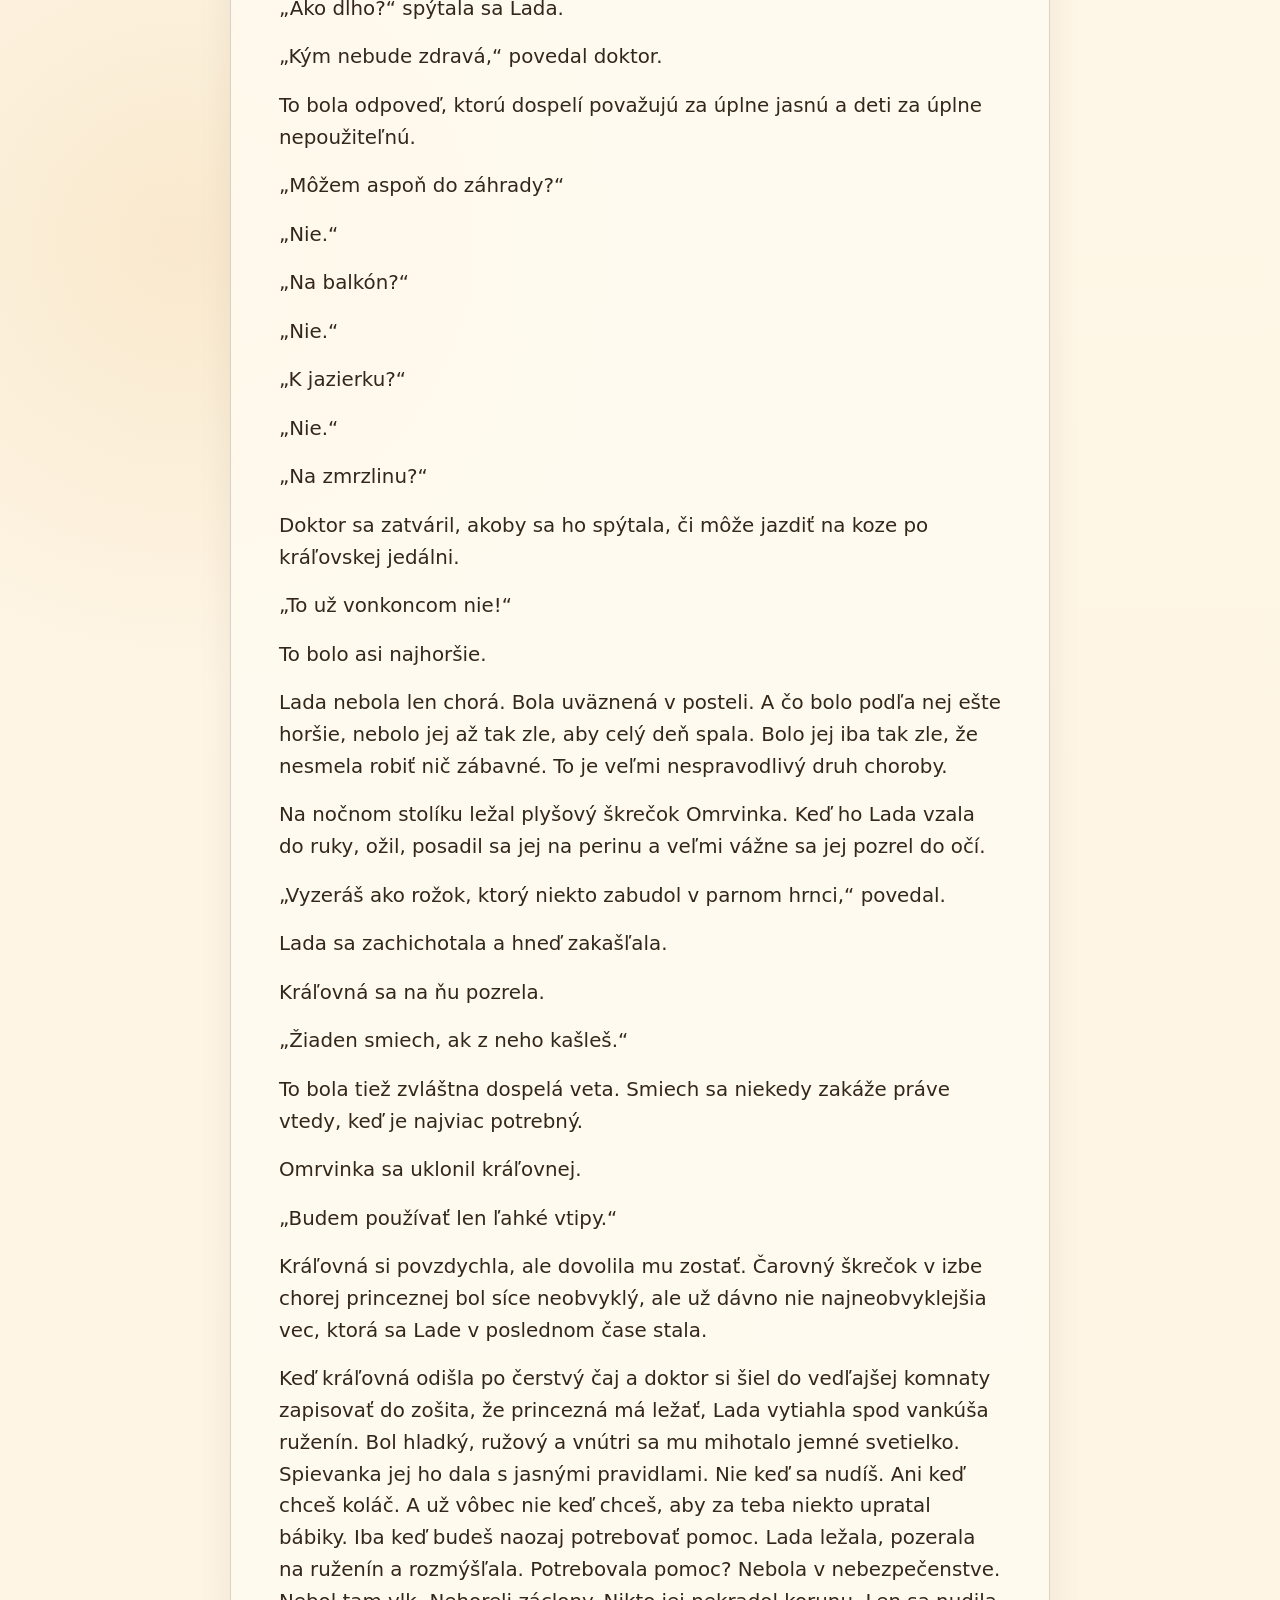
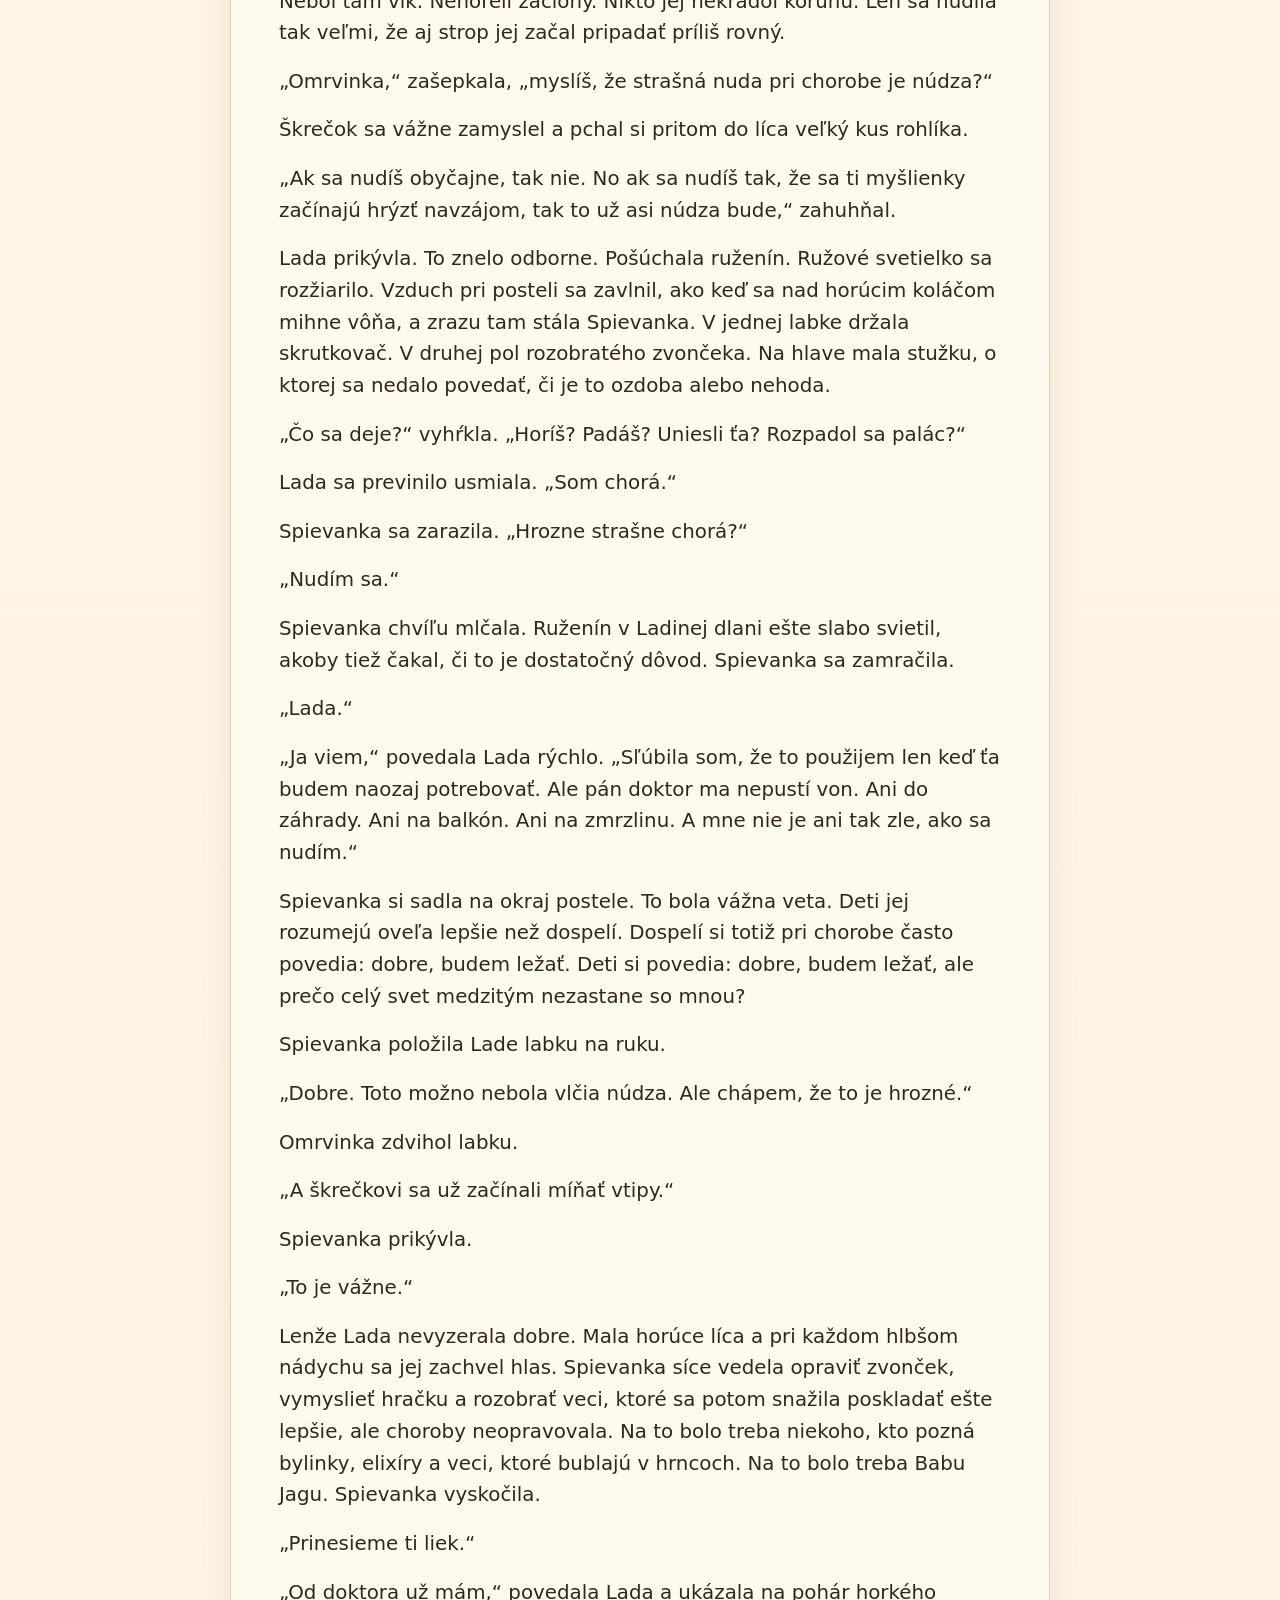
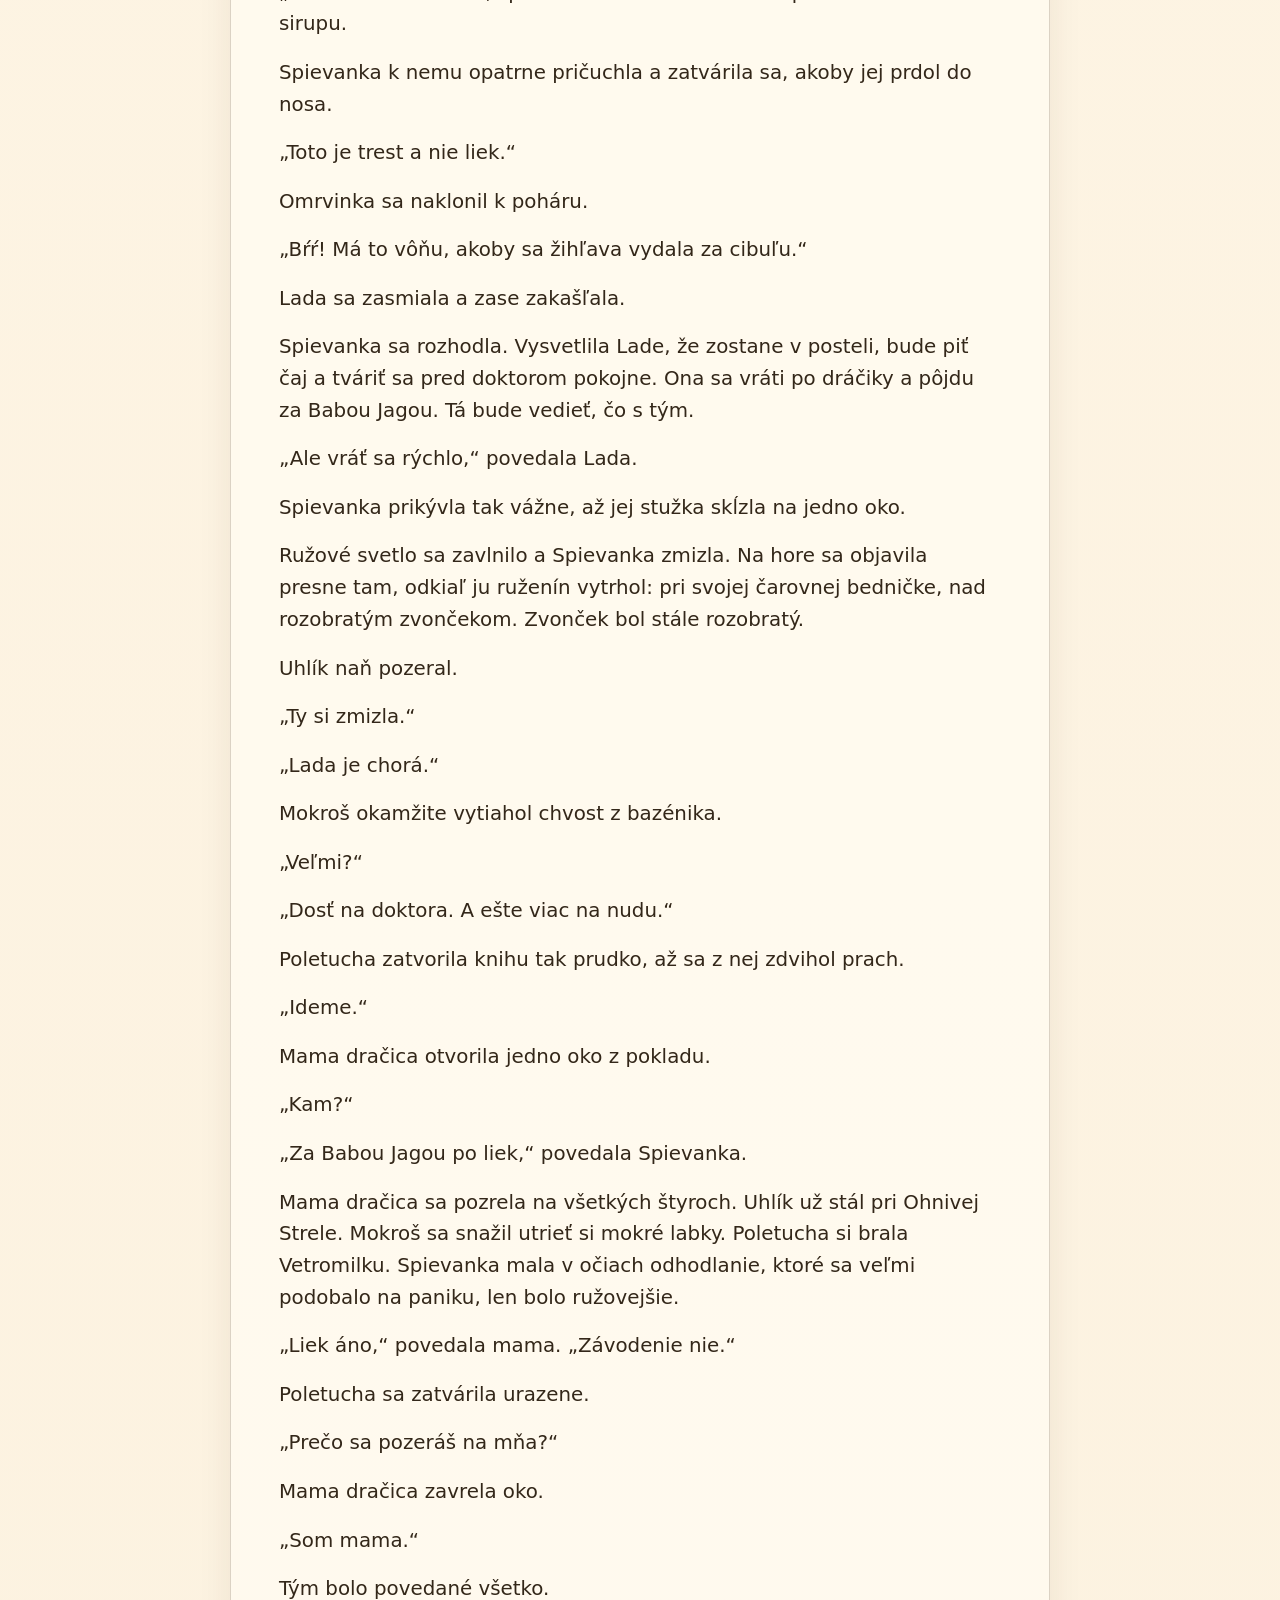
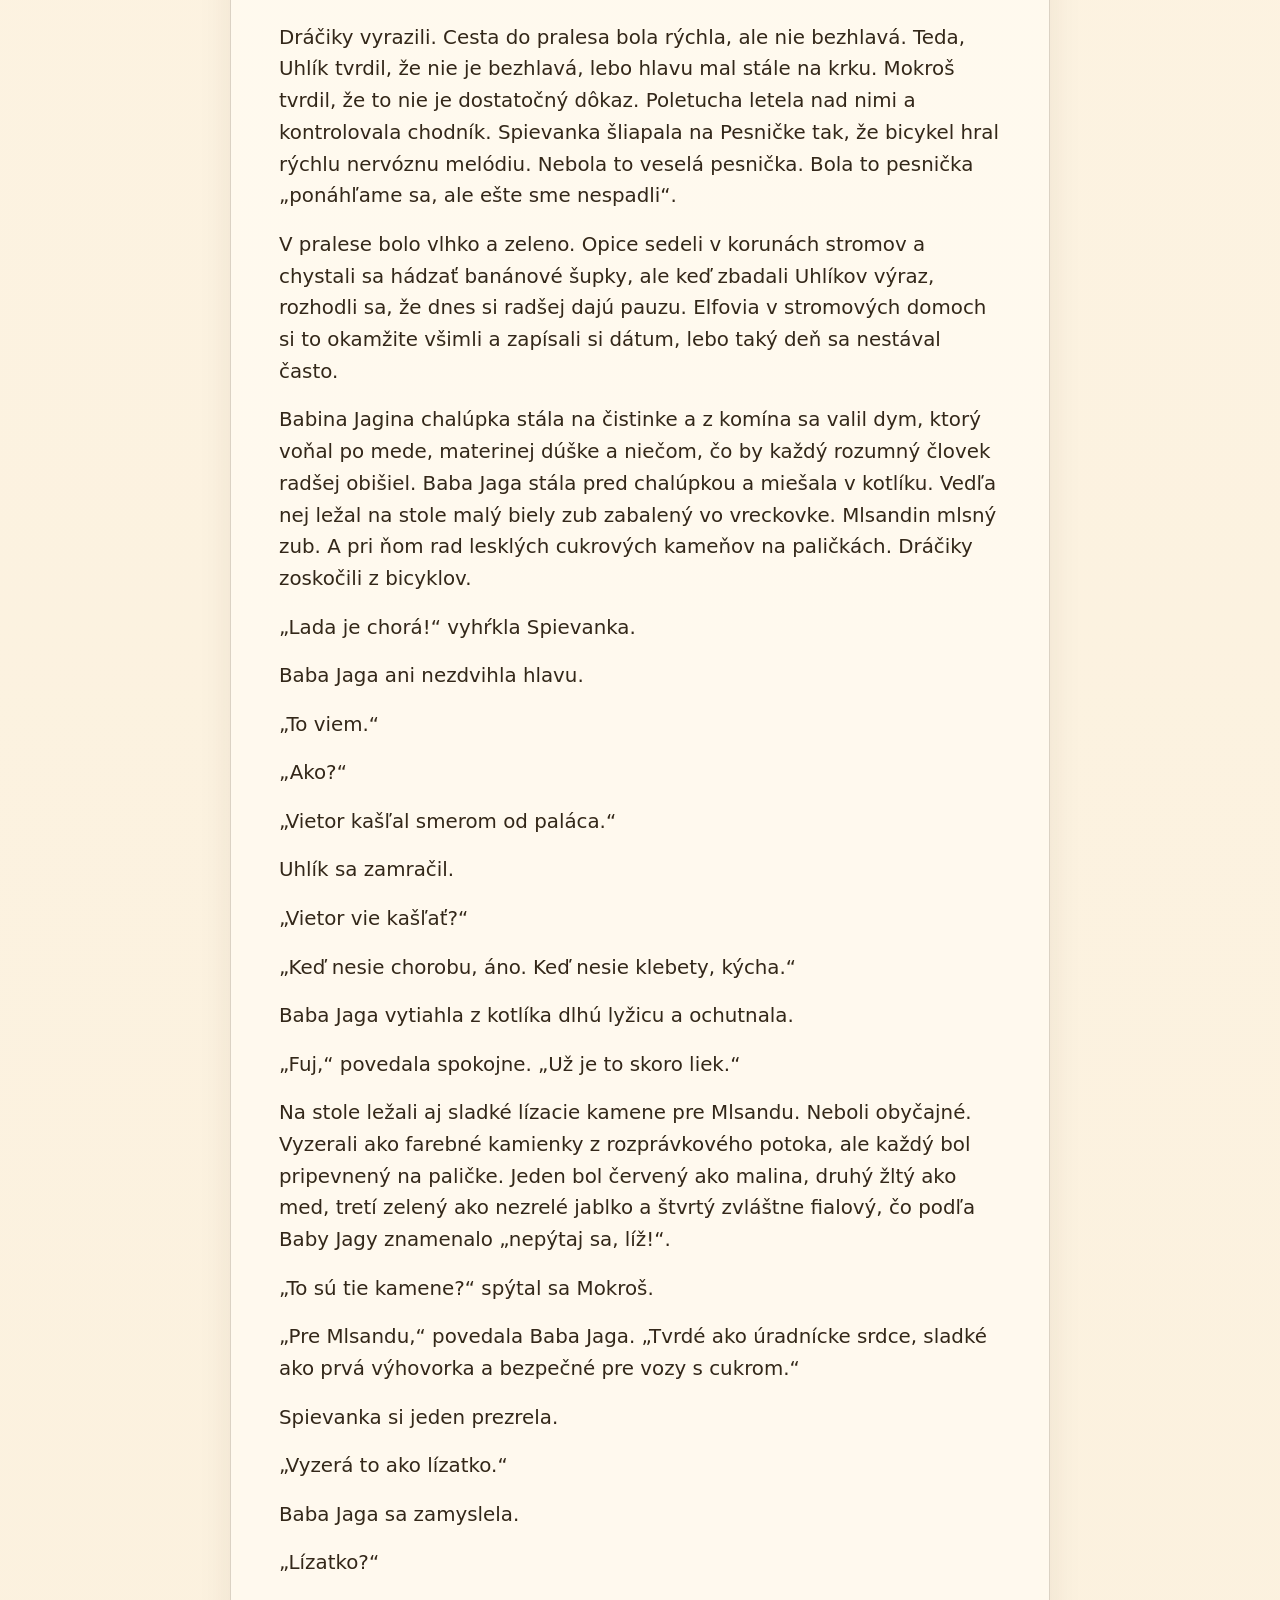
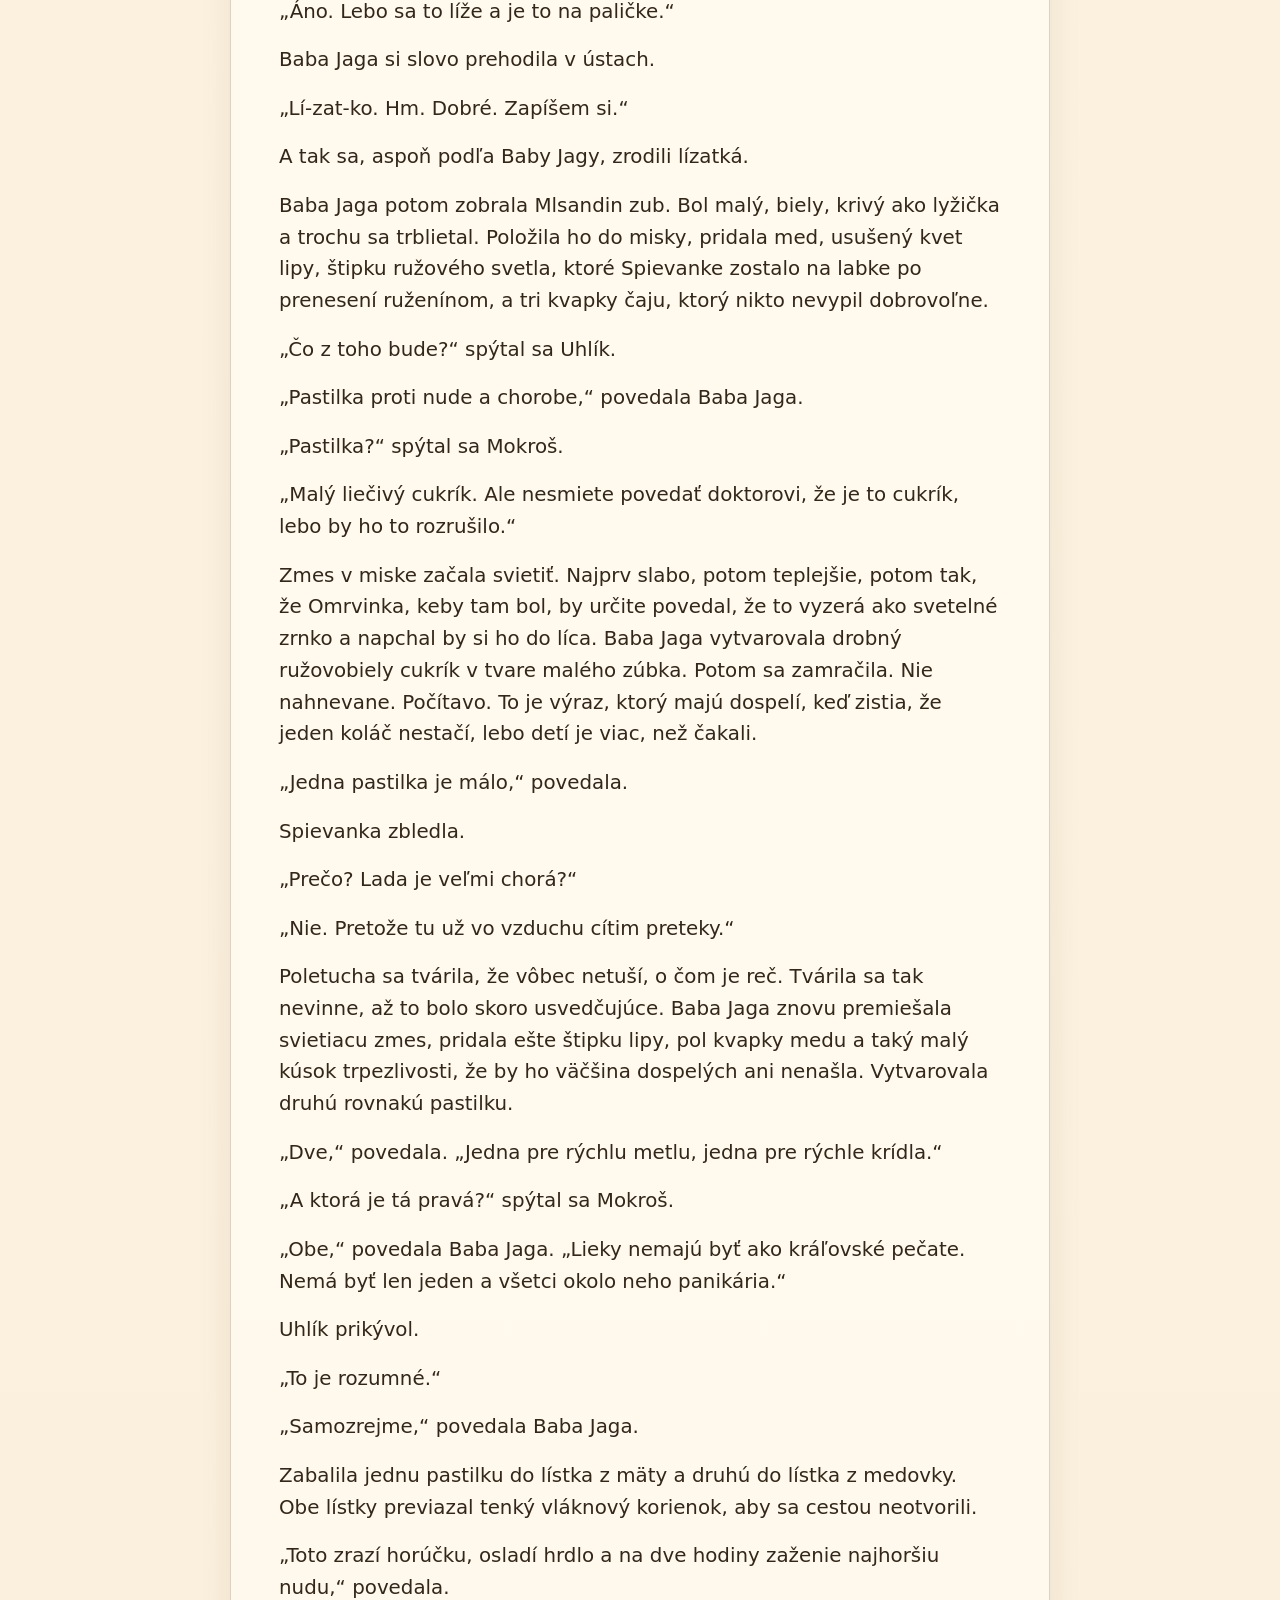
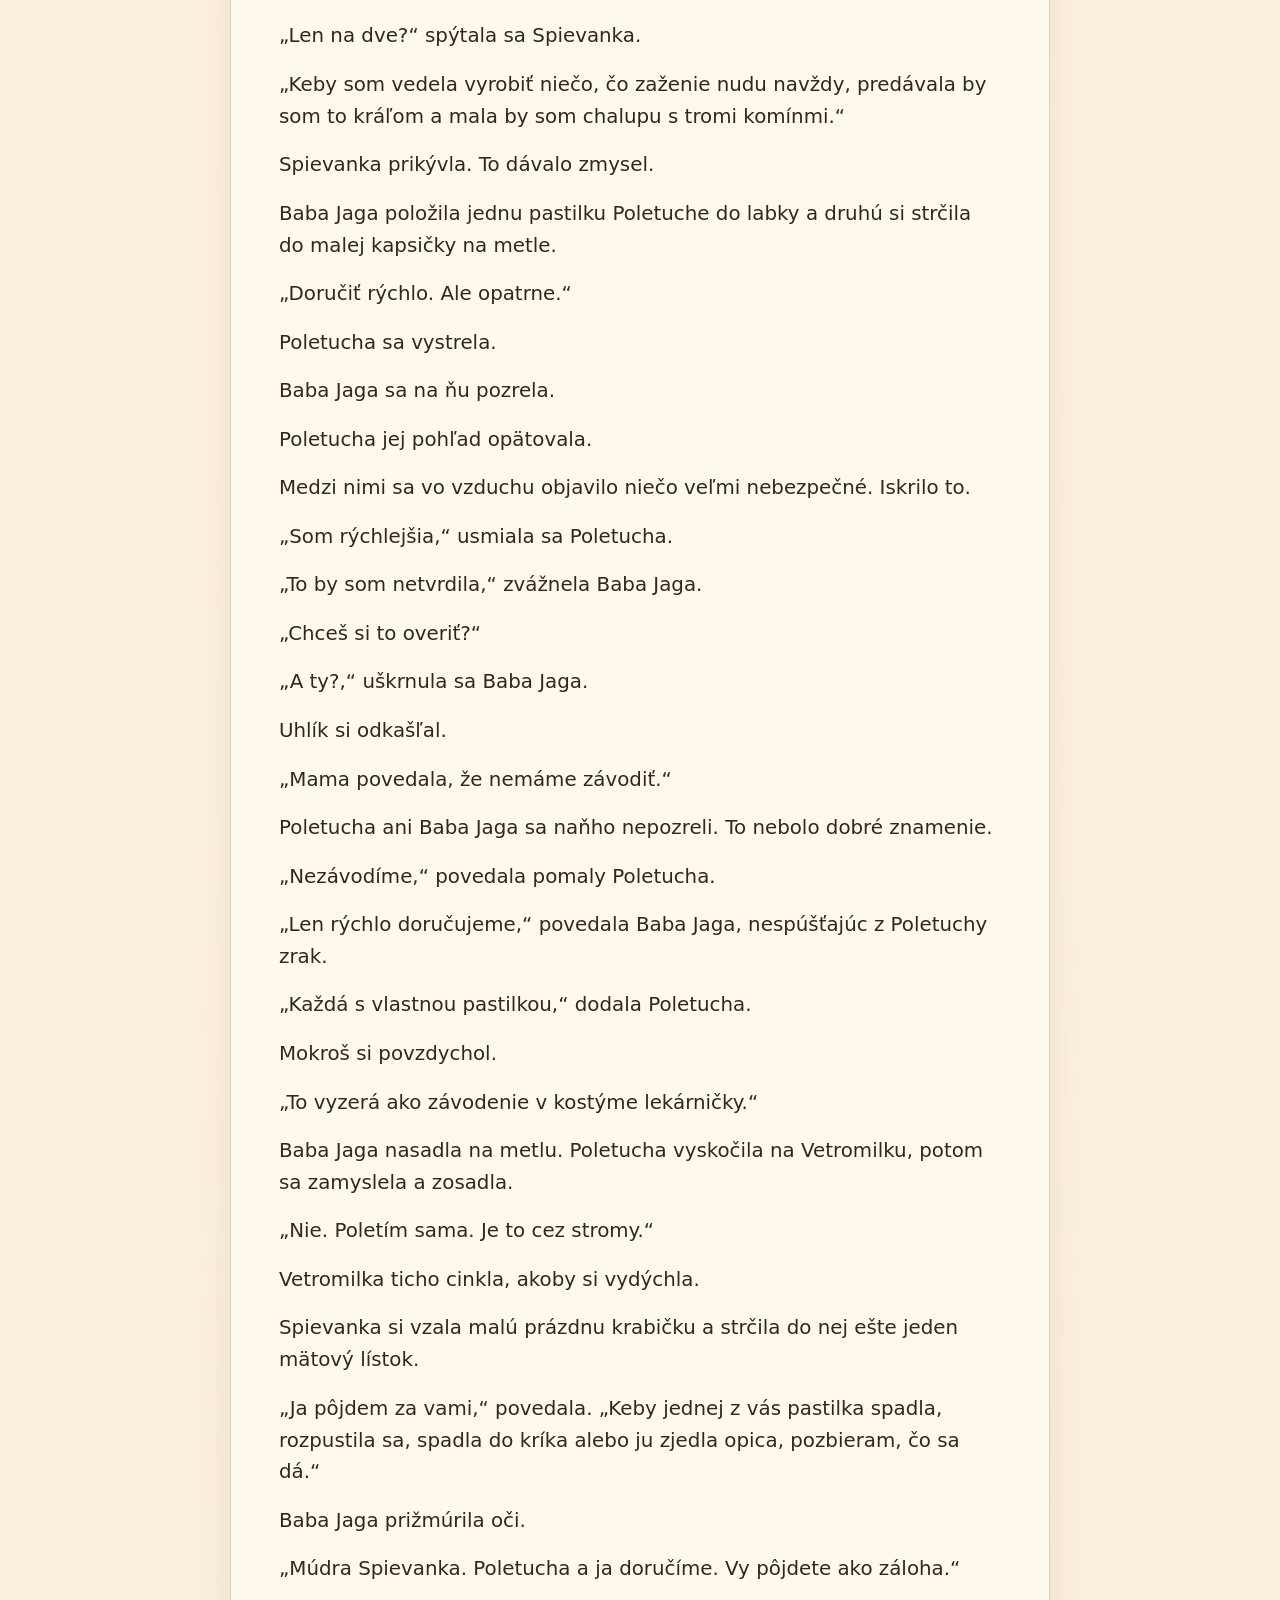
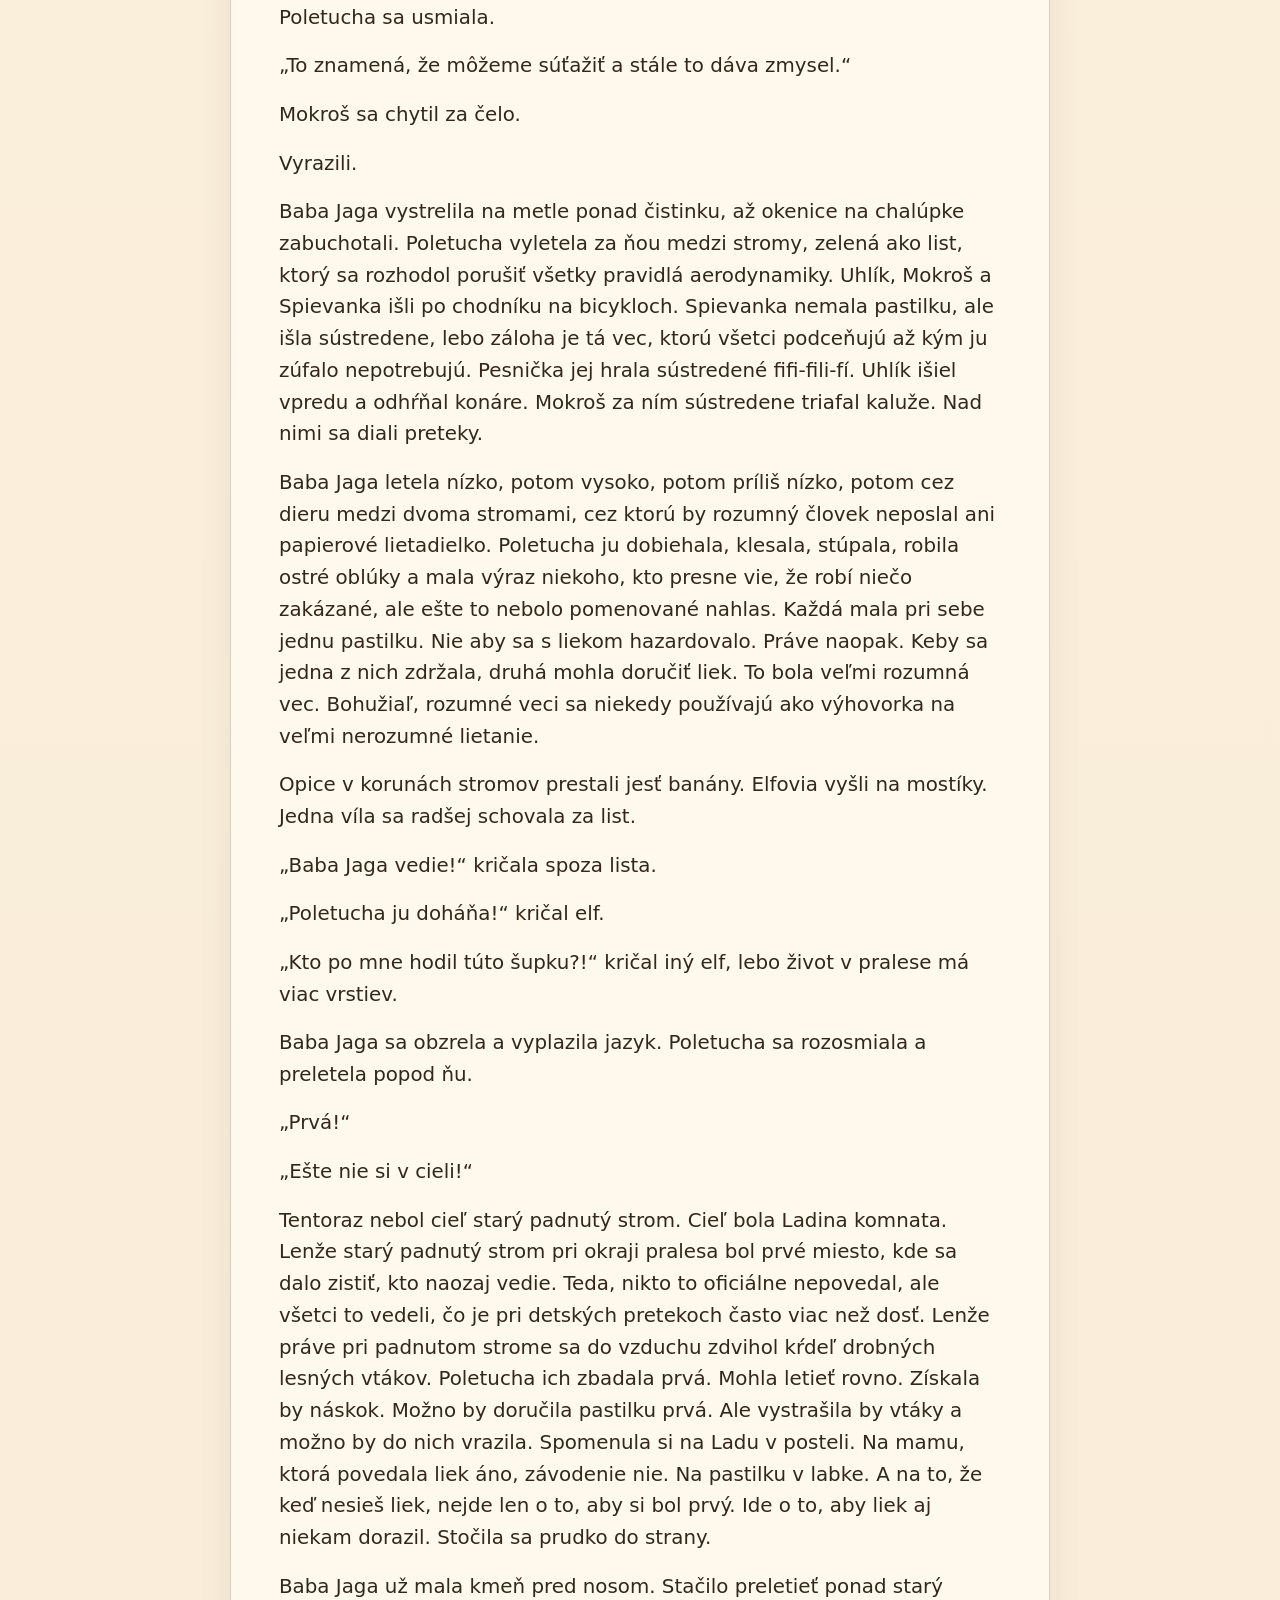
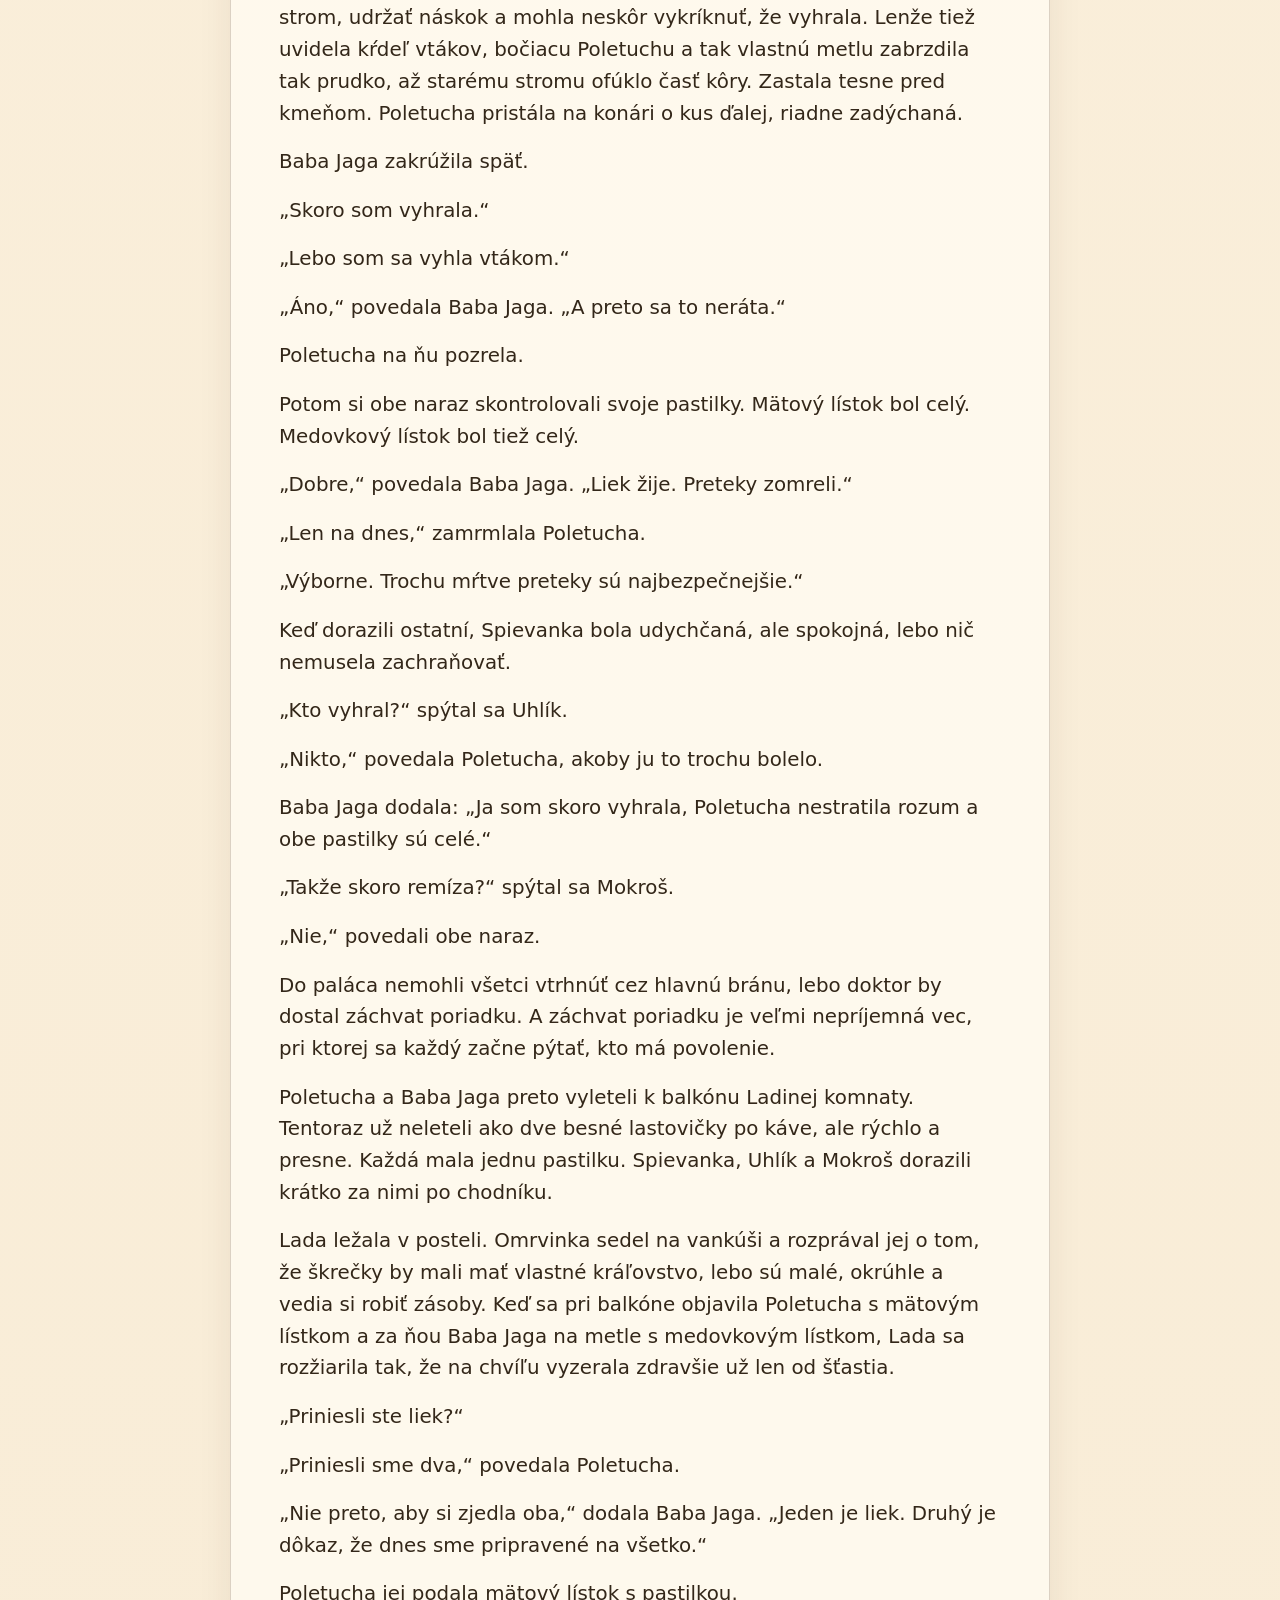
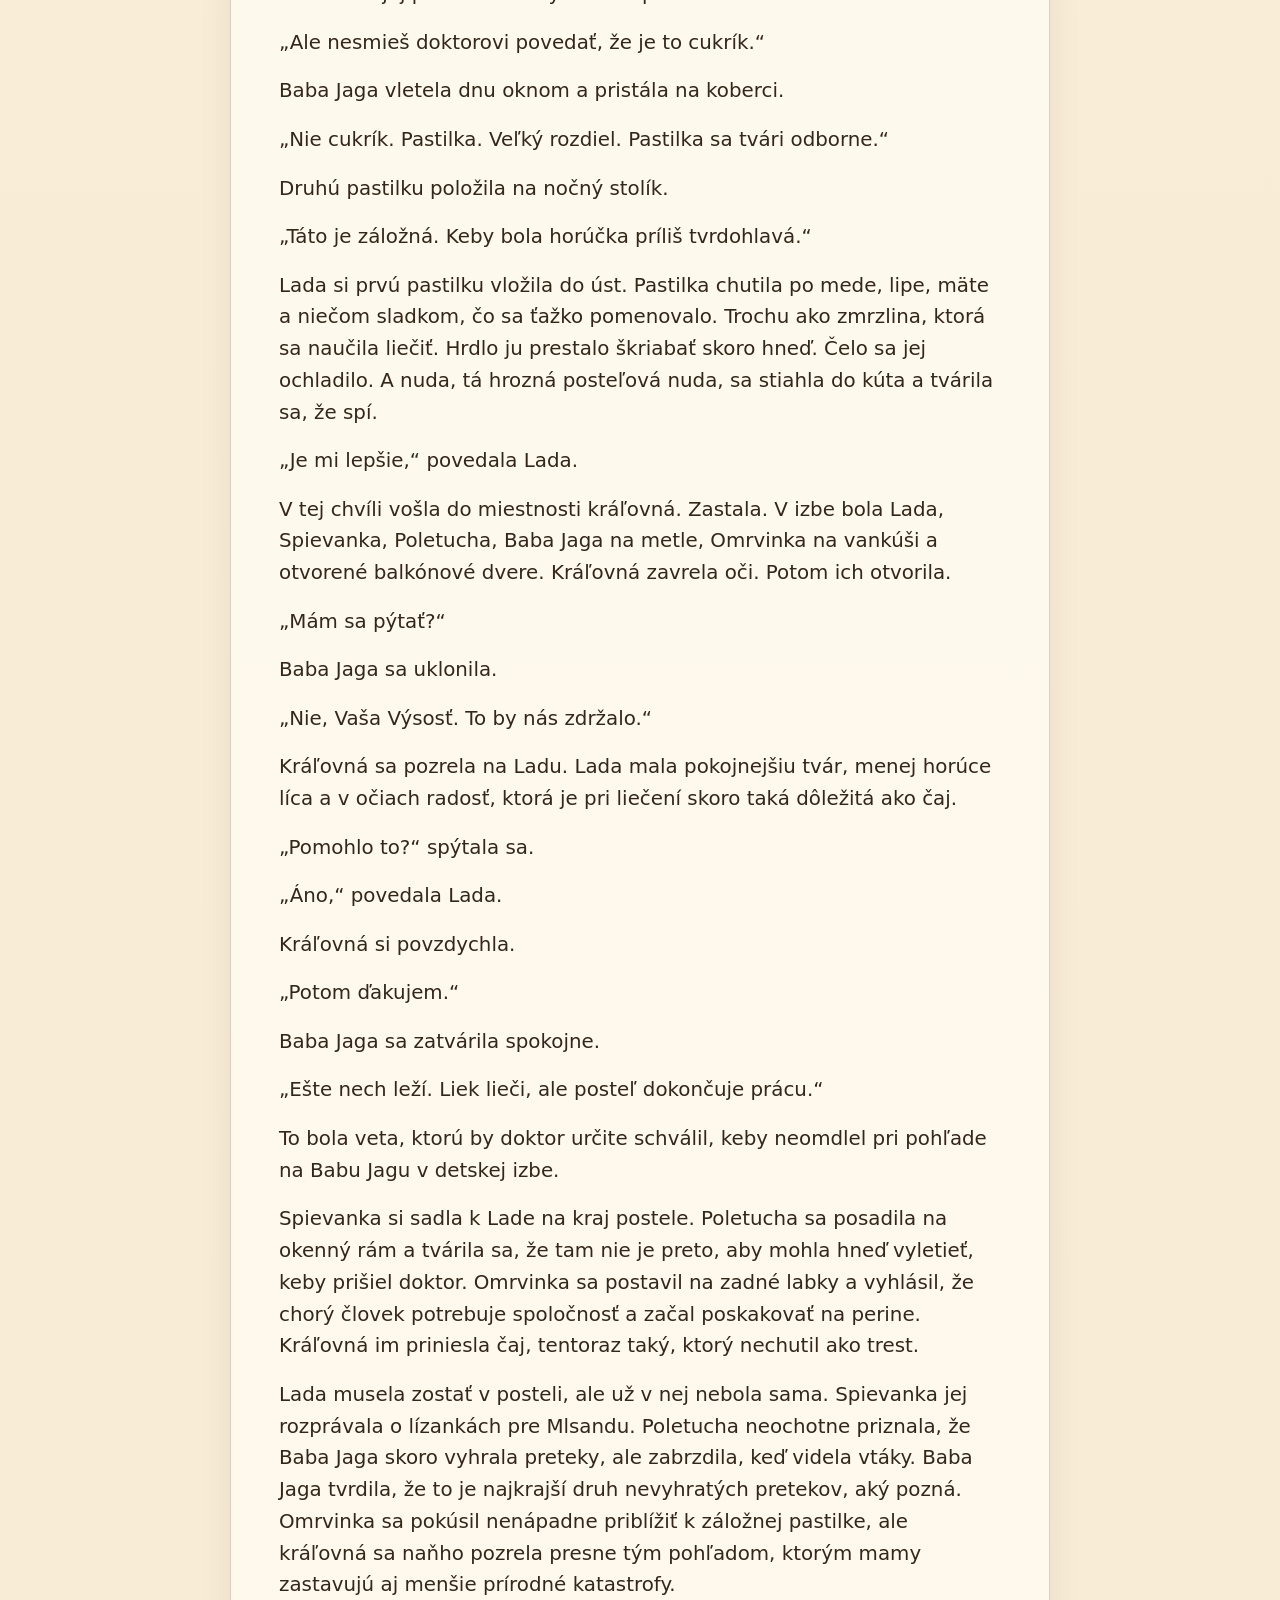
<file: rozpravky/07-ako-lada-ochorela-a-baba-jaga-skoro-vyhrala-preteky.html>
<!doctype html>
<html lang="sk">
  <head>
    <meta charset="utf-8">
    <meta name="viewport" content="width=device-width, initial-scale=1">
    <title>Ako Lada ochorela a Baba Jaga skoro vyhrala preteky | Dráčikovské rozprávky</title>
    <meta name="description" content="Rozprávka o tom, že pri chorobe nestačí liek. Veľmi pomôže aj kamarát, ktorý príde, keď to najviac potrebuješ.">
    <link rel="stylesheet" href="../assets/css/styles.css?v=20260522-2">
    <!-- Google tag (gtag.js) -->
    <script async src="https://www.googletagmanager.com/gtag/js?id=G-J6G9STTTB1"></script>
    <script>
      window.dataLayer = window.dataLayer || [];
      function gtag(){dataLayer.push(arguments);}
      gtag('js', new Date());

      gtag('config', 'G-J6G9STTTB1');
    </script>
  </head>
  <body>
    
  <header class="site-header">
    <nav class="nav" aria-label="Hlavná navigácia">
      <a class="brand" href="../index.html">
        <span class="brand-mark" aria-hidden="true">D</span>
        <span>Dráčikovské rozprávky</span>
      </a>
      <div class="nav-links">
        <a href="../rozpravky/" aria-current="page">Rozprávky</a>
        <a href="../postavy/">Postavy</a>
        <a href="../mapa/">Mapa</a>
        <a href="../pre-rodicov/">Pre rodičov</a>
        <button class="theme-toggle" type="button" data-theme-toggle>Nočný režim</button>
      </div>
    </nav>
  </header>
    <main class="page reader">
      <article class="reader-card">
        <a class="back-link" href="index.html">← Všetky rozprávky</a>
        <p class="eyebrow">Rozprávka 7</p>
        <h1>Ako Lada ochorela a Baba Jaga skoro vyhrala preteky</h1>
        <div class="reader-meta">
          <span class="tag">20 min čítania</span>
          <span class="tag">choroba, pomoc a rozumné spomalenie</span>
        </div>
        <img class="reader-illustration" src="../assets/story-scenes/07-baba-jaga.png" alt="Ako Lada ochorela a Baba Jaga skoro vyhrala preteky">
        <aside class="reading-note">
          <strong>Pre večerné čítanie</strong>
          <p>Rozprávka o tom, že pri chorobe nestačí liek. Veľmi pomôže aj kamarát, ktorý príde, keď to najviac potrebuješ.</p>
        </aside>
        <div class="story-text">
            <p>Ako Lada ochorela a Baba Jaga skoro vyhrala preteky Zdroj: Google Drive export, rozprávka 7.</p>
            <p>Lada ochorela. Nie tak obyčajne, že si dvakrát kýchla, raz sa zamračila a potom tvrdila, že už je zdravá, lebo na stole videla koláče. Ochorela naozaj. Mala horúce čelo, červený nos, ťažké viečka a hlas, ktorý znel, akoby ho niekto zabalil do vlnenej ponožky. V paláci z toho bol veľký rozruch. Kráľ chodil po chodbe pred jej komnatou a tváril sa, že kráčanie tam a späť je druh liečenia. Kráľovná sedela pri Ladinej posteli, držala ju za ruku a bola pokojná len navonok. To kráľovné vedia. Vnútri sa však bála presne tak ako každá mama, keď jej dieťa leží v posteli a nechce ani svoj obľúbený medový rožok.</p>
            <p>Pán doktor prišiel s koženou taškou, okuliarmi na nose a výrazom človeka, ktorý si myslí, že všetky deti by mali ležať, piť čaj a nevymýšľať. Prezrel Lade hrdlo, pozrel jej do očí, počúval jej dýchanie, prikývol a vyhlásil, že princezná musí zostať v posteli.</p>
            <p>„Ako dlho?“ spýtala sa Lada.</p>
            <p>„Kým nebude zdravá,“ povedal doktor.</p>
            <p>To bola odpoveď, ktorú dospelí považujú za úplne jasnú a deti za úplne nepoužiteľnú.</p>
            <p>„Môžem aspoň do záhrady?“</p>
            <p>„Nie.“</p>
            <p>„Na balkón?“</p>
            <p>„Nie.“</p>
            <p>„K jazierku?“</p>
            <p>„Nie.“</p>
            <p>„Na zmrzlinu?“</p>
            <p>Doktor sa zatváril, akoby sa ho spýtala, či môže jazdiť na koze po kráľovskej jedálni.</p>
            <p>„To už vonkoncom nie!“</p>
            <p>To bolo asi najhoršie.</p>
            <p>Lada nebola len chorá. Bola uväznená v posteli. A čo bolo podľa nej ešte horšie, nebolo jej až tak zle, aby celý deň spala. Bolo jej iba tak zle, že nesmela robiť nič zábavné. To je veľmi nespravodlivý druh choroby.</p>
            <p>Na nočnom stolíku ležal plyšový škrečok Omrvinka. Keď ho Lada vzala do ruky, ožil, posadil sa jej na perinu a veľmi vážne sa jej pozrel do očí.</p>
            <p>„Vyzeráš ako rožok, ktorý niekto zabudol v parnom hrnci,“ povedal.</p>
            <p>Lada sa zachichotala a hneď zakašľala.</p>
            <p>Kráľovná sa na ňu pozrela.</p>
            <p>„Žiaden smiech, ak z neho kašleš.“</p>
            <p>To bola tiež zvláštna dospelá veta. Smiech sa niekedy zakáže práve vtedy, keď je najviac potrebný.</p>
            <p>Omrvinka sa uklonil kráľovnej.</p>
            <p>„Budem používať len ľahké vtipy.“</p>
            <p>Kráľovná si povzdychla, ale dovolila mu zostať. Čarovný škrečok v izbe chorej princeznej bol síce neobvyklý, ale už dávno nie najneobvyklejšia vec, ktorá sa Lade v poslednom čase stala.</p>
            <p>Keď kráľovná odišla po čerstvý čaj a doktor si šiel do vedľajšej komnaty zapisovať do zošita, že princezná má ležať, Lada vytiahla spod vankúša ruženín. Bol hladký, ružový a vnútri sa mu mihotalo jemné svetielko. Spievanka jej ho dala s jasnými pravidlami. Nie keď sa nudíš. Ani keď chceš koláč. A už vôbec nie keď chceš, aby za teba niekto upratal bábiky. Iba keď budeš naozaj potrebovať pomoc. Lada ležala, pozerala na ruženín a rozmýšľala. Potrebovala pomoc? Nebola v nebezpečenstve. Nebol tam vlk. Nehoreli záclony. Nikto jej nekradol korunu. Len sa nudila tak veľmi, že aj strop jej začal pripadať príliš rovný.</p>
            <p>„Omrvinka,“ zašepkala, „myslíš, že strašná nuda pri chorobe je núdza?“</p>
            <p>Škrečok sa vážne zamyslel a pchal si pritom do líca veľký kus rohlíka.</p>
            <p>„Ak sa nudíš obyčajne, tak nie. No ak sa nudíš tak, že sa ti myšlienky začínajú hrýzť navzájom, tak to už asi núdza bude,“ zahuhňal.</p>
            <p>Lada prikývla. To znelo odborne. Pošúchala ruženín. Ružové svetielko sa rozžiarilo. Vzduch pri posteli sa zavlnil, ako keď sa nad horúcim koláčom mihne vôňa, a zrazu tam stála Spievanka. V jednej labke držala skrutkovač. V druhej pol rozobratého zvončeka. Na hlave mala stužku, o ktorej sa nedalo povedať, či je to ozdoba alebo nehoda.</p>
            <p>„Čo sa deje?“ vyhŕkla. „Horíš? Padáš? Uniesli ťa? Rozpadol sa palác?“</p>
            <p>Lada sa previnilo usmiala. „Som chorá.“</p>
            <p>Spievanka sa zarazila. „Hrozne strašne chorá?“</p>
            <p>„Nudím sa.“</p>
            <p>Spievanka chvíľu mlčala. Ruženín v Ladinej dlani ešte slabo svietil, akoby tiež čakal, či to je dostatočný dôvod. Spievanka sa zamračila.</p>
            <p>„Lada.“</p>
            <p>„Ja viem,“ povedala Lada rýchlo. „Sľúbila som, že to použijem len keď ťa budem naozaj potrebovať. Ale pán doktor ma nepustí von. Ani do záhrady. Ani na balkón. Ani na zmrzlinu. A mne nie je ani tak zle, ako sa nudím.“</p>
            <p>Spievanka si sadla na okraj postele. To bola vážna veta. Deti jej rozumejú oveľa lepšie než dospelí. Dospelí si totiž pri chorobe často povedia: dobre, budem ležať. Deti si povedia: dobre, budem ležať, ale prečo celý svet medzitým nezastane so mnou?</p>
            <p>Spievanka položila Lade labku na ruku.</p>
            <p>„Dobre. Toto možno nebola vlčia núdza. Ale chápem, že to je hrozné.“</p>
            <p>Omrvinka zdvihol labku.</p>
            <p>„A škrečkovi sa už začínali míňať vtipy.“</p>
            <p>Spievanka prikývla.</p>
            <p>„To je vážne.“</p>
            <p>Lenže Lada nevyzerala dobre. Mala horúce líca a pri každom hlbšom nádychu sa jej zachvel hlas. Spievanka síce vedela opraviť zvonček, vymyslieť hračku a rozobrať veci, ktoré sa potom snažila poskladať ešte lepšie, ale choroby neopravovala. Na to bolo treba niekoho, kto pozná bylinky, elixíry a veci, ktoré bublajú v hrncoch. Na to bolo treba Babu Jagu. Spievanka vyskočila.</p>
            <p>„Prinesieme ti liek.“</p>
            <p>„Od doktora už mám,“ povedala Lada a ukázala na pohár horkého sirupu.</p>
            <p>Spievanka k nemu opatrne pričuchla a zatvárila sa, akoby jej prdol do nosa.</p>
            <p>„Toto je trest a nie liek.“</p>
            <p>Omrvinka sa naklonil k poháru.</p>
            <p>„Bŕŕ! Má to vôňu, akoby sa žihľava vydala za cibuľu.“</p>
            <p>Lada sa zasmiala a zase zakašľala.</p>
            <p>Spievanka sa rozhodla. Vysvetlila Lade, že zostane v posteli, bude piť čaj a tváriť sa pred doktorom pokojne. Ona sa vráti po dráčiky a pôjdu za Babou Jagou. Tá bude vedieť, čo s tým.</p>
            <p>„Ale vráť sa rýchlo,“ povedala Lada.</p>
            <p>Spievanka prikývla tak vážne, až jej stužka skĺzla na jedno oko.</p>
            <p>Ružové svetlo sa zavlnilo a Spievanka zmizla. Na hore sa objavila presne tam, odkiaľ ju ruženín vytrhol: pri svojej čarovnej bedničke, nad rozobratým zvončekom. Zvonček bol stále rozobratý.</p>
            <p>Uhlík naň pozeral.</p>
            <p>„Ty si zmizla.“</p>
            <p>„Lada je chorá.“</p>
            <p>Mokroš okamžite vytiahol chvost z bazénika.</p>
            <p>„Veľmi?“</p>
            <p>„Dosť na doktora. A ešte viac na nudu.“</p>
            <p>Poletucha zatvorila knihu tak prudko, až sa z nej zdvihol prach.</p>
            <p>„Ideme.“</p>
            <p>Mama dračica otvorila jedno oko z pokladu.</p>
            <p>„Kam?“</p>
            <p>„Za Babou Jagou po liek,“ povedala Spievanka.</p>
            <p>Mama dračica sa pozrela na všetkých štyroch. Uhlík už stál pri Ohnivej Strele. Mokroš sa snažil utrieť si mokré labky. Poletucha si brala Vetromilku. Spievanka mala v očiach odhodlanie, ktoré sa veľmi podobalo na paniku, len bolo ružovejšie.</p>
            <p>„Liek áno,“ povedala mama. „Závodenie nie.“</p>
            <p>Poletucha sa zatvárila urazene.</p>
            <p>„Prečo sa pozeráš na mňa?“</p>
            <p>Mama dračica zavrela oko.</p>
            <p>„Som mama.“</p>
            <p>Tým bolo povedané všetko.</p>
            <p>Dráčiky vyrazili. Cesta do pralesa bola rýchla, ale nie bezhlavá. Teda, Uhlík tvrdil, že nie je bezhlavá, lebo hlavu mal stále na krku. Mokroš tvrdil, že to nie je dostatočný dôkaz. Poletucha letela nad nimi a kontrolovala chodník. Spievanka šliapala na Pesničke tak, že bicykel hral rýchlu nervóznu melódiu. Nebola to veselá pesnička. Bola to pesnička „ponáhľame sa, ale ešte sme nespadli“.</p>
            <p>V pralese bolo vlhko a zeleno. Opice sedeli v korunách stromov a chystali sa hádzať banánové šupky, ale keď zbadali Uhlíkov výraz, rozhodli sa, že dnes si radšej dajú pauzu. Elfovia v stromových domoch si to okamžite všimli a zapísali si dátum, lebo taký deň sa nestával často.</p>
            <p>Babina Jagina chalúpka stála na čistinke a z komína sa valil dym, ktorý voňal po mede, materinej dúške a niečom, čo by každý rozumný človek radšej obišiel. Baba Jaga stála pred chalúpkou a miešala v kotlíku. Vedľa nej ležal na stole malý biely zub zabalený vo vreckovke. Mlsandin mlsný zub. A pri ňom rad lesklých cukrových kameňov na paličkách. Dráčiky zoskočili z bicyklov.</p>
            <p>„Lada je chorá!“ vyhŕkla Spievanka.</p>
            <p>Baba Jaga ani nezdvihla hlavu.</p>
            <p>„To viem.“</p>
            <p>„Ako?“</p>
            <p>„Vietor kašľal smerom od paláca.“</p>
            <p>Uhlík sa zamračil.</p>
            <p>„Vietor vie kašľať?“</p>
            <p>„Keď nesie chorobu, áno. Keď nesie klebety, kýcha.“</p>
            <p>Baba Jaga vytiahla z kotlíka dlhú lyžicu a ochutnala.</p>
            <p>„Fuj,“ povedala spokojne. „Už je to skoro liek.“</p>
            <p>Na stole ležali aj sladké lízacie kamene pre Mlsandu. Neboli obyčajné. Vyzerali ako farebné kamienky z rozprávkového potoka, ale každý bol pripevnený na paličke. Jeden bol červený ako malina, druhý žltý ako med, tretí zelený ako nezrelé jablko a štvrtý zvláštne fialový, čo podľa Baby Jagy znamenalo „nepýtaj sa, líž!“.</p>
            <p>„To sú tie kamene?“ spýtal sa Mokroš.</p>
            <p>„Pre Mlsandu,“ povedala Baba Jaga. „Tvrdé ako úradnícke srdce, sladké ako prvá výhovorka a bezpečné pre vozy s cukrom.“</p>
            <p>Spievanka si jeden prezrela.</p>
            <p>„Vyzerá to ako lízatko.“</p>
            <p>Baba Jaga sa zamyslela.</p>
            <p>„Lízatko?“</p>
            <p>„Áno. Lebo sa to líže a je to na paličke.“</p>
            <p>Baba Jaga si slovo prehodila v ústach.</p>
            <p>„Lí-zat-ko. Hm. Dobré. Zapíšem si.“</p>
            <p>A tak sa, aspoň podľa Baby Jagy, zrodili lízatká.</p>
            <p>Baba Jaga potom zobrala Mlsandin zub. Bol malý, biely, krivý ako lyžička a trochu sa trblietal. Položila ho do misky, pridala med, usušený kvet lipy, štipku ružového svetla, ktoré Spievanke zostalo na labke po prenesení ruženínom, a tri kvapky čaju, ktorý nikto nevypil dobrovoľne.</p>
            <p>„Čo z toho bude?“ spýtal sa Uhlík.</p>
            <p>„Pastilka proti nude a chorobe,“ povedala Baba Jaga.</p>
            <p>„Pastilka?“ spýtal sa Mokroš.</p>
            <p>„Malý liečivý cukrík. Ale nesmiete povedať doktorovi, že je to cukrík, lebo by ho to rozrušilo.“</p>
            <p>Zmes v miske začala svietiť. Najprv slabo, potom teplejšie, potom tak, že Omrvinka, keby tam bol, by určite povedal, že to vyzerá ako svetelné zrnko a napchal by si ho do líca. Baba Jaga vytvarovala drobný ružovobiely cukrík v tvare malého zúbka. Potom sa zamračila. Nie nahnevane. Počítavo. To je výraz, ktorý majú dospelí, keď zistia, že jeden koláč nestačí, lebo detí je viac, než čakali.</p>
            <p>„Jedna pastilka je málo,“ povedala.</p>
            <p>Spievanka zbledla.</p>
            <p>„Prečo? Lada je veľmi chorá?“</p>
            <p>„Nie. Pretože tu už vo vzduchu cítim preteky.“</p>
            <p>Poletucha sa tvárila, že vôbec netuší, o čom je reč. Tvárila sa tak nevinne, až to bolo skoro usvedčujúce. Baba Jaga znovu premiešala svietiacu zmes, pridala ešte štipku lipy, pol kvapky medu a taký malý kúsok trpezlivosti, že by ho väčšina dospelých ani nenašla. Vytvarovala druhú rovnakú pastilku.</p>
            <p>„Dve,“ povedala. „Jedna pre rýchlu metlu, jedna pre rýchle krídla.“</p>
            <p>„A ktorá je tá pravá?“ spýtal sa Mokroš.</p>
            <p>„Obe,“ povedala Baba Jaga. „Lieky nemajú byť ako kráľovské pečate. Nemá byť len jeden a všetci okolo neho panikária.“</p>
            <p>Uhlík prikývol.</p>
            <p>„To je rozumné.“</p>
            <p>„Samozrejme,“ povedala Baba Jaga.</p>
            <p>Zabalila jednu pastilku do lístka z mäty a druhú do lístka z medovky. Obe lístky previazal tenký vláknový korienok, aby sa cestou neotvorili.</p>
            <p>„Toto zrazí horúčku, osladí hrdlo a na dve hodiny zaženie najhoršiu nudu,“ povedala.</p>
            <p>„Len na dve?“ spýtala sa Spievanka.</p>
            <p>„Keby som vedela vyrobiť niečo, čo zaženie nudu navždy, predávala by som to kráľom a mala by som chalupu s tromi komínmi.“</p>
            <p>Spievanka prikývla. To dávalo zmysel.</p>
            <p>Baba Jaga položila jednu pastilku Poletuche do labky a druhú si strčila do malej kapsičky na metle.</p>
            <p>„Doručiť rýchlo. Ale opatrne.“</p>
            <p>Poletucha sa vystrela.</p>
            <p>Baba Jaga sa na ňu pozrela.</p>
            <p>Poletucha jej pohľad opätovala.</p>
            <p>Medzi nimi sa vo vzduchu objavilo niečo veľmi nebezpečné. Iskrilo to.</p>
            <p>„Som rýchlejšia,“ usmiala sa Poletucha.</p>
            <p>„To by som netvrdila,“ zvážnela Baba Jaga.</p>
            <p>„Chceš si to overiť?“</p>
            <p>„A ty?,“ uškrnula sa Baba Jaga.</p>
            <p>Uhlík si odkašľal.</p>
            <p>„Mama povedala, že nemáme závodiť.“</p>
            <p>Poletucha ani Baba Jaga sa naňho nepozreli. To nebolo dobré znamenie.</p>
            <p>„Nezávodíme,“ povedala pomaly Poletucha.</p>
            <p>„Len rýchlo doručujeme,“ povedala Baba Jaga, nespúšťajúc z Poletuchy zrak.</p>
            <p>„Každá s vlastnou pastilkou,“ dodala Poletucha.</p>
            <p>Mokroš si povzdychol.</p>
            <p>„To vyzerá ako závodenie v kostýme lekárničky.“</p>
            <p>Baba Jaga nasadla na metlu. Poletucha vyskočila na Vetromilku, potom sa zamyslela a zosadla.</p>
            <p>„Nie. Poletím sama. Je to cez stromy.“</p>
            <p>Vetromilka ticho cinkla, akoby si vydýchla.</p>
            <p>Spievanka si vzala malú prázdnu krabičku a strčila do nej ešte jeden mätový lístok.</p>
            <p>„Ja pôjdem za vami,“ povedala. „Keby jednej z vás pastilka spadla, rozpustila sa, spadla do kríka alebo ju zjedla opica, pozbieram, čo sa dá.“</p>
            <p>Baba Jaga prižmúrila oči.</p>
            <p>„Múdra Spievanka. Poletucha a ja doručíme. Vy pôjdete ako záloha.“</p>
            <p>Poletucha sa usmiala.</p>
            <p>„To znamená, že môžeme súťažiť a stále to dáva zmysel.“</p>
            <p>Mokroš sa chytil za čelo.</p>
            <p>Vyrazili.</p>
            <p>Baba Jaga vystrelila na metle ponad čistinku, až okenice na chalúpke zabuchotali. Poletucha vyletela za ňou medzi stromy, zelená ako list, ktorý sa rozhodol porušiť všetky pravidlá aerodynamiky. Uhlík, Mokroš a Spievanka išli po chodníku na bicykloch. Spievanka nemala pastilku, ale išla sústredene, lebo záloha je tá vec, ktorú všetci podceňujú až kým ju zúfalo nepotrebujú. Pesnička jej hrala sústredené fifi-fili-fí. Uhlík išiel vpredu a odhŕňal konáre. Mokroš za ním sústredene triafal kaluže. Nad nimi sa diali preteky.</p>
            <p>Baba Jaga letela nízko, potom vysoko, potom príliš nízko, potom cez dieru medzi dvoma stromami, cez ktorú by rozumný človek neposlal ani papierové lietadielko. Poletucha ju dobiehala, klesala, stúpala, robila ostré oblúky a mala výraz niekoho, kto presne vie, že robí niečo zakázané, ale ešte to nebolo pomenované nahlas. Každá mala pri sebe jednu pastilku. Nie aby sa s liekom hazardovalo. Práve naopak. Keby sa jedna z nich zdržala, druhá mohla doručiť liek. To bola veľmi rozumná vec. Bohužiaľ, rozumné veci sa niekedy používajú ako výhovorka na veľmi nerozumné lietanie.</p>
            <p>Opice v korunách stromov prestali jesť banány. Elfovia vyšli na mostíky. Jedna víla sa radšej schovala za list.</p>
            <p>„Baba Jaga vedie!“ kričala spoza lista.</p>
            <p>„Poletucha ju doháňa!“ kričal elf.</p>
            <p>„Kto po mne hodil túto šupku?!“ kričal iný elf, lebo život v pralese má viac vrstiev.</p>
            <p>Baba Jaga sa obzrela a vyplazila jazyk. Poletucha sa rozosmiala a preletela popod ňu.</p>
            <p>„Prvá!“</p>
            <p>„Ešte nie si v cieli!“</p>
            <p>Tentoraz nebol cieľ starý padnutý strom. Cieľ bola Ladina komnata. Lenže starý padnutý strom pri okraji pralesa bol prvé miesto, kde sa dalo zistiť, kto naozaj vedie. Teda, nikto to oficiálne nepovedal, ale všetci to vedeli, čo je pri detských pretekoch často viac než dosť. Lenže práve pri padnutom strome sa do vzduchu zdvihol kŕdeľ drobných lesných vtákov. Poletucha ich zbadala prvá. Mohla letieť rovno. Získala by náskok. Možno by doručila pastilku prvá. Ale vystrašila by vtáky a možno by do nich vrazila. Spomenula si na Ladu v posteli. Na mamu, ktorá povedala liek áno, závodenie nie. Na pastilku v labke. A na to, že keď nesieš liek, nejde len o to, aby si bol prvý. Ide o to, aby liek aj niekam dorazil. Stočila sa prudko do strany.</p>
            <p>Baba Jaga už mala kmeň pred nosom. Stačilo preletieť ponad starý strom, udržať náskok a mohla neskôr vykríknuť, že vyhrala. Lenže tiež uvidela kŕdeľ vtákov, bočiacu Poletuchu a tak vlastnú metlu zabrzdila tak prudko, až starému stromu ofúklo časť kôry. Zastala tesne pred kmeňom. Poletucha pristála na konári o kus ďalej, riadne zadýchaná.</p>
            <p>Baba Jaga zakrúžila späť.</p>
            <p>„Skoro som vyhrala.“</p>
            <p>„Lebo som sa vyhla vtákom.“</p>
            <p>„Áno,“ povedala Baba Jaga. „A preto sa to neráta.“</p>
            <p>Poletucha na ňu pozrela.</p>
            <p>Potom si obe naraz skontrolovali svoje pastilky. Mätový lístok bol celý. Medovkový lístok bol tiež celý.</p>
            <p>„Dobre,“ povedala Baba Jaga. „Liek žije. Preteky zomreli.“</p>
            <p>„Len na dnes,“ zamrmlala Poletucha.</p>
            <p>„Výborne. Trochu mŕtve preteky sú najbezpečnejšie.“</p>
            <p>Keď dorazili ostatní, Spievanka bola udychčaná, ale spokojná, lebo nič nemusela zachraňovať.</p>
            <p>„Kto vyhral?“ spýtal sa Uhlík.</p>
            <p>„Nikto,“ povedala Poletucha, akoby ju to trochu bolelo.</p>
            <p>Baba Jaga dodala: „Ja som skoro vyhrala, Poletucha nestratila rozum a obe pastilky sú celé.“</p>
            <p>„Takže skoro remíza?“ spýtal sa Mokroš.</p>
            <p>„Nie,“ povedali obe naraz.</p>
            <p>Do paláca nemohli všetci vtrhnúť cez hlavnú bránu, lebo doktor by dostal záchvat poriadku. A záchvat poriadku je veľmi nepríjemná vec, pri ktorej sa každý začne pýtať, kto má povolenie.</p>
            <p>Poletucha a Baba Jaga preto vyleteli k balkónu Ladinej komnaty. Tentoraz už neleteli ako dve besné lastovičky po káve, ale rýchlo a presne. Každá mala jednu pastilku. Spievanka, Uhlík a Mokroš dorazili krátko za nimi po chodníku.</p>
            <p>Lada ležala v posteli. Omrvinka sedel na vankúši a rozprával jej o tom, že škrečky by mali mať vlastné kráľovstvo, lebo sú malé, okrúhle a vedia si robiť zásoby. Keď sa pri balkóne objavila Poletucha s mätovým lístkom a za ňou Baba Jaga na metle s medovkovým lístkom, Lada sa rozžiarila tak, že na chvíľu vyzerala zdravšie už len od šťastia.</p>
            <p>„Priniesli ste liek?“</p>
            <p>„Priniesli sme dva,“ povedala Poletucha.</p>
            <p>„Nie preto, aby si zjedla oba,“ dodala Baba Jaga. „Jeden je liek. Druhý je dôkaz, že dnes sme pripravené na všetko.“</p>
            <p>Poletucha jej podala mätový lístok s pastilkou.</p>
            <p>„Ale nesmieš doktorovi povedať, že je to cukrík.“</p>
            <p>Baba Jaga vletela dnu oknom a pristála na koberci.</p>
            <p>„Nie cukrík. Pastilka. Veľký rozdiel. Pastilka sa tvári odborne.“</p>
            <p>Druhú pastilku položila na nočný stolík.</p>
            <p>„Táto je záložná. Keby bola horúčka príliš tvrdohlavá.“</p>
            <p>Lada si prvú pastilku vložila do úst. Pastilka chutila po mede, lipe, mäte a niečom sladkom, čo sa ťažko pomenovalo. Trochu ako zmrzlina, ktorá sa naučila liečiť. Hrdlo ju prestalo škriabať skoro hneď. Čelo sa jej ochladilo. A nuda, tá hrozná posteľová nuda, sa stiahla do kúta a tvárila sa, že spí.</p>
            <p>„Je mi lepšie,“ povedala Lada.</p>
            <p>V tej chvíli vošla do miestnosti kráľovná. Zastala. V izbe bola Lada, Spievanka, Poletucha, Baba Jaga na metle, Omrvinka na vankúši a otvorené balkónové dvere. Kráľovná zavrela oči. Potom ich otvorila.</p>
            <p>„Mám sa pýtať?“</p>
            <p>Baba Jaga sa uklonila.</p>
            <p>„Nie, Vaša Výsosť. To by nás zdržalo.“</p>
            <p>Kráľovná sa pozrela na Ladu. Lada mala pokojnejšiu tvár, menej horúce líca a v očiach radosť, ktorá je pri liečení skoro taká dôležitá ako čaj.</p>
            <p>„Pomohlo to?“ spýtala sa.</p>
            <p>„Áno,“ povedala Lada.</p>
            <p>Kráľovná si povzdychla.</p>
            <p>„Potom ďakujem.“</p>
            <p>Baba Jaga sa zatvárila spokojne.</p>
            <p>„Ešte nech leží. Liek lieči, ale posteľ dokončuje prácu.“</p>
            <p>To bola veta, ktorú by doktor určite schválil, keby neomdlel pri pohľade na Babu Jagu v detskej izbe.</p>
            <p>Spievanka si sadla k Lade na kraj postele. Poletucha sa posadila na okenný rám a tvárila sa, že tam nie je preto, aby mohla hneď vyletieť, keby prišiel doktor. Omrvinka sa postavil na zadné labky a vyhlásil, že chorý človek potrebuje spoločnosť a začal poskakovať na perine. Kráľovná im priniesla čaj, tentoraz taký, ktorý nechutil ako trest.</p>
            <p>Lada musela zostať v posteli, ale už v nej nebola sama. Spievanka jej rozprávala o lízankách pre Mlsandu. Poletucha neochotne priznala, že Baba Jaga skoro vyhrala preteky, ale zabrzdila, keď videla vtáky. Baba Jaga tvrdila, že to je najkrajší druh nevyhratých pretekov, aký pozná. Omrvinka sa pokúsil nenápadne priblížiť k záložnej pastilke, ale kráľovná sa naňho pozrela presne tým pohľadom, ktorým mamy zastavujú aj menšie prírodné katastrofy.</p>
            <p>Lada počúvala a usmievala sa. Stále bola chorá. Ale už v tom nebola opustená. A to je veľký rozdiel. Večer sa dráčiky vrátili na horu. Baba Jaga odletela do pralesa s tým, že musí skontrolovať lízatká či jej ich opice nepojedli.</p>
            <p>Poletucha celú cestu mlčala, čo bolo podozrivé.</p>
            <p>Mama dračica čakala pri jaskyni.</p>
            <p>„Liek ste doručili?“</p>
            <p>„Áno,“ povedala Spievanka.</p>
            <p>„Závodili ste?“</p>
            <p>Ticho.</p>
            <p>Poletucha si odkašľala.</p>
            <p>„Trochu.“</p>
            <p>Mama dračica otvorila jedno oko.</p>
            <p>„Trochu?“</p>
            <p>„Veľmi trochu,“ povedal Mokroš.</p>
            <p>„S Babou Jagou,“ dodal Uhlík, lebo sa rozhodol, že ak pravda bolí, nech bolí všetkých.</p>
            <p>Mama dračica sa pozrela na Poletuchu.</p>
            <p>„A?“</p>
            <p>Poletucha sklopila krídla.</p>
            <p>„Vyhla som sa vtákom, skoro som vyhrala.“</p>
            <p>Mama dračica chvíľu mlčala.</p>
            <p>Potom povedala: „To bola dobrá prehra.“</p>
            <p>Poletucha zdvihla hlavu.</p>
            <p>„Naozaj?“</p>
            <p>„Áno. Niektoré prehry znamenajú, že si si zapamätala, prečo letíš.“</p>
            <p>To bola jedna z tých viet, ktoré znejú jednoducho, ale potom sa v hlave usadia ako kamienok vo vrecku. Malý, ale stále tam. Spievanka si sadla na lavicu a usmiala sa.</p>
            <p>„Lade je lepšie.“</p>
            <p>Mokroš dodal: „A Baba Jaga vymyslela lízatká.“</p>
            <p>Uhlík povedal: „A vyrobila dve pastilky, takže po prvýkrát v dejinách mali preteky aj logistiku.“</p>
            <p>Mama dračica sa naňho pozrela.</p>
            <p>„Kde si počul slovo logistika?“</p>
            <p>„Od kráľovského správcu. Používa ho vždy, keď nevie nájsť vozík.“</p>
            <p>Poletucha dodala: „A doktor sa o tom nesmie dozvedieť.“</p>
            <p>Mama dračica si ľahla späť na poklad.</p>
            <p>„Výborný deň,“ povedala. „Nikto nezomrel, princeznej je lepšie a vymysleli ste sladkosť, ktorá sa tvári ako medicína.“</p>
            <p>Dráčiky sa spokojne uložili pod jej krídlo. V paláci Lada zaspávala s Omrvinkou pri vankúši. Horúčka ustupovala, čaj voňal po mede a za oknom bolo ticho. Kráľovná sedela ešte chvíľu pri nej a držala ju za ruku. Lada síce nemohla ísť von. Nemohla na zmrzlinu. Nemohla do záhrady. Ale mala kamarátov, ktorí prišli, keď ich potrebovala. Aj keď to najprv vyzeralo ako totálna nuda. A keď človek musí ležať chorý v posteli, dobrí kamaráti sú niekedy lepší než otvorené dvere. Aj keď otvorené dvere sú tiež veľmi dobré.</p>
        </div>
      </article>
      <nav class="reader-nav" aria-label="Navigácia medzi rozprávkami">
        <a class="button secondary" href="06-spievankina-carovna-bednicka.html">← Predošlá</a>
        <a class="button" href="index.html">Späť na rozprávky</a>
      </nav>
    </main>
    
  <footer class="site-footer">
    <div class="page">
      <span>Dráčikovské rozprávky</span>
      <span>Čisté čítanie, denný aj nočný režim, šípky medzi príbehmi.</span>
    </div>
  </footer>
  <script src="../assets/js/theme.js" defer></script>
  </body>
</html>
</file>
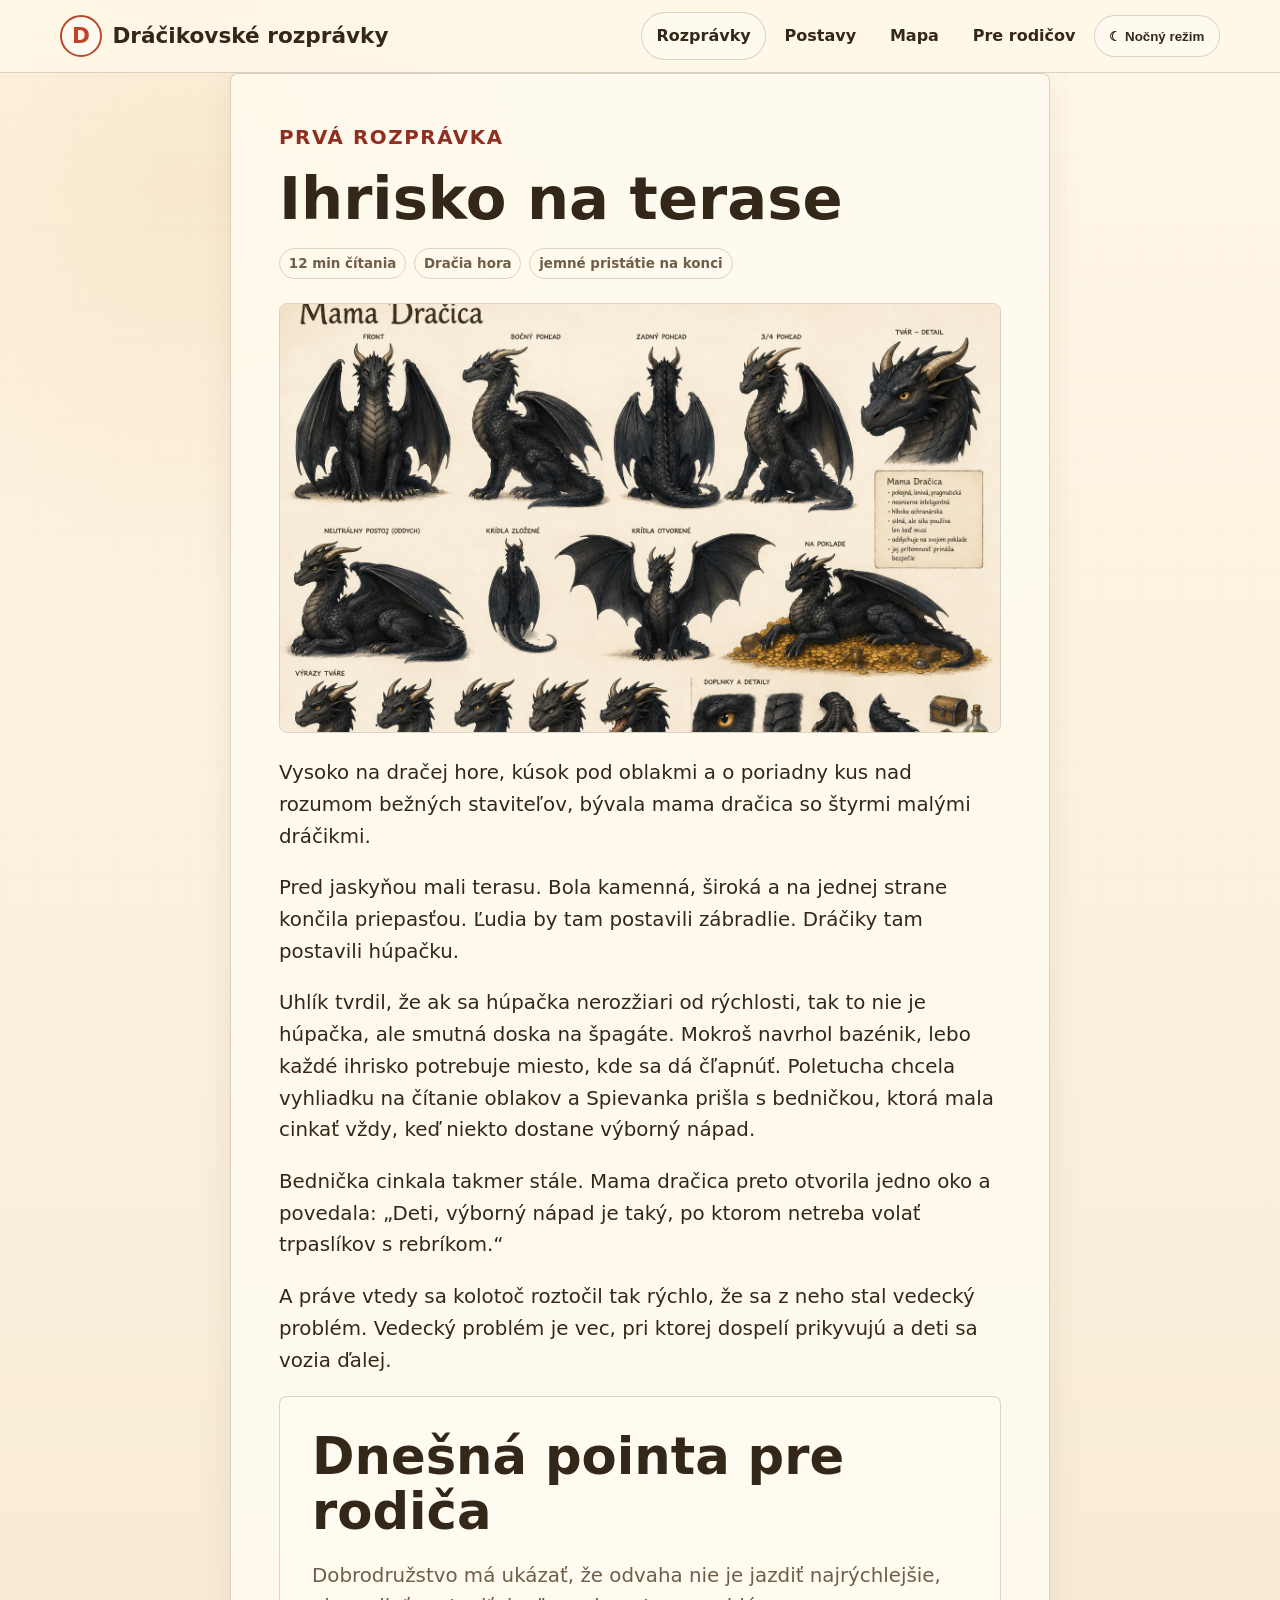
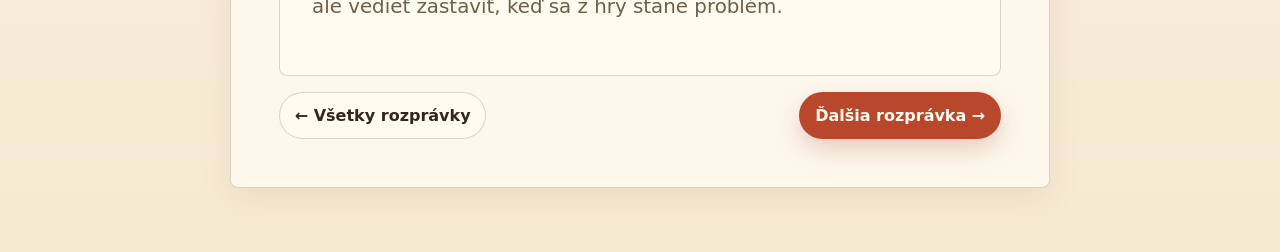
<file: rozpravky/ihrisko-na-terase.html>
<!doctype html>
<html lang="sk">
  <head>
    <meta charset="utf-8">
    <meta name="viewport" content="width=device-width, initial-scale=1">
    <title>Ihrisko na terase | Dráčikovské rozprávky</title>
    <link rel="stylesheet" href="../assets/css/styles.css?v=20260522-2">
    <!-- Google tag (gtag.js) -->
    <script async src="https://www.googletagmanager.com/gtag/js?id=G-J6G9STTTB1"></script>
    <script>
      window.dataLayer = window.dataLayer || [];
      function gtag(){dataLayer.push(arguments);}
      gtag('js', new Date());

      gtag('config', 'G-J6G9STTTB1');
    </script>
    <script src="../assets/js/theme.js" defer></script>
  </head>
  <body>
    <header class="site-header"><nav class="nav" aria-label="Hlavná navigácia"><a class="brand" href="../index.html"><span class="brand-mark">D</span><span>Dráčikovské rozprávky</span></a><div class="nav-links"><a aria-current="page" href="./">Rozprávky</a><a href="../postavy/">Postavy</a><a href="../mapa/">Mapa</a><a href="../pre-rodicov/">Pre rodičov</a><button class="theme-toggle" type="button" data-theme-toggle>Nočný režim</button></div></nav></header>
    <main class="reader">
      <article class="reader-card">
        <p class="eyebrow">Prvá rozprávka</p>
        <h1>Ihrisko na terase</h1>
        <div class="reader-meta"><span class="tag">12 min čítania</span><span class="tag">Dračia hora</span><span class="tag">jemné pristátie na konci</span></div>
        <img class="reader-illustration" src="../assets/illustrations/mama dracica.png" alt="Mama dračica a jej vizuálny kánon">
        <p>Vysoko na dračej hore, kúsok pod oblakmi a o poriadny kus nad rozumom bežných staviteľov, bývala mama dračica so štyrmi malými dráčikmi.</p>
        <p>Pred jaskyňou mali terasu. Bola kamenná, široká a na jednej strane končila priepasťou. Ľudia by tam postavili zábradlie. Dráčiky tam postavili húpačku.</p>
        <p>Uhlík tvrdil, že ak sa húpačka nerozžiari od rýchlosti, tak to nie je húpačka, ale smutná doska na špagáte. Mokroš navrhol bazénik, lebo každé ihrisko potrebuje miesto, kde sa dá čľapnúť. Poletucha chcela vyhliadku na čítanie oblakov a Spievanka prišla s bedničkou, ktorá mala cinkať vždy, keď niekto dostane výborný nápad.</p>
        <p>Bednička cinkala takmer stále. Mama dračica preto otvorila jedno oko a povedala: „Deti, výborný nápad je taký, po ktorom netreba volať trpaslíkov s rebríkom.“</p>
        <p>A práve vtedy sa kolotoč roztočil tak rýchlo, že sa z neho stal vedecký problém. Vedecký problém je vec, pri ktorej dospelí prikyvujú a deti sa vozia ďalej.</p>
        <aside class="feature-panel">
          <h2>Dnešná pointa pre rodiča</h2>
          <p>Dobrodružstvo má ukázať, že odvaha nie je jazdiť najrýchlejšie, ale vedieť zastaviť, keď sa z hry stane problém.</p>
        </aside>
        <nav class="reader-nav" aria-label="Navigácia medzi rozprávkami">
          <a class="button secondary" href="./">← Všetky rozprávky</a>
          <a class="button" href="./">Ďalšia rozprávka →</a>
        </nav>
      </article>
    </main>
  </body>
</html>
</file>
<file: assets/css/styles.css>
:root {
  color-scheme: light;
  --paper: #fff7e8;
  --paper-soft: #f7ead3;
  --ink: #332719;
  --muted: #6f5e49;
  --line: rgba(78, 53, 28, 0.2);
  --brand: #b9472c;
  --brand-strong: #8d2f21;
  --leaf: #3d7b5a;
  --water: #2c7da0;
  --rose: #c65d83;
  --gold: #d99b37;
  --card: rgba(255, 251, 240, 0.86);
  --shadow: 0 18px 50px rgba(62, 41, 20, 0.16);
  --radius: 8px;
  --max: 1160px;
}

[data-theme="night"] {
  color-scheme: dark;
  --paper: #181824;
  --paper-soft: #242334;
  --ink: #f8edd8;
  --muted: #c8bba5;
  --line: rgba(248, 237, 216, 0.18);
  --brand: #f08b66;
  --brand-strong: #ffb088;
  --leaf: #8ec49e;
  --water: #87c7e8;
  --rose: #ef9ab7;
  --gold: #f0bf65;
  --card: rgba(35, 34, 49, 0.88);
  --shadow: 0 18px 50px rgba(0, 0, 0, 0.34);
}

* {
  box-sizing: border-box;
}

html {
  scroll-behavior: smooth;
}

body {
  margin: 0;
  background:
    radial-gradient(circle at 14% 10%, rgba(217, 155, 55, 0.14), transparent 28rem),
    linear-gradient(180deg, var(--paper), var(--paper-soft));
  color: var(--ink);
  font-family: "Trebuchet MS", "Segoe UI", system-ui, sans-serif;
  line-height: 1.6;
}

body::before {
  content: "";
  position: fixed;
  inset: 0;
  z-index: -1;
  pointer-events: none;
  opacity: 0.34;
  background-image:
    linear-gradient(rgba(96, 72, 42, 0.05) 1px, transparent 1px),
    linear-gradient(90deg, rgba(96, 72, 42, 0.04) 1px, transparent 1px);
  background-size: 38px 38px;
}

a {
  color: inherit;
}

img {
  display: block;
  max-width: 100%;
}

.site-header {
  position: sticky;
  top: 0;
  z-index: 20;
  border-bottom: 1px solid var(--line);
  background: color-mix(in srgb, var(--paper) 88%, transparent);
  backdrop-filter: blur(14px);
}

.nav {
  width: min(100% - 2rem, var(--max));
  min-height: 72px;
  margin: 0 auto;
  display: flex;
  align-items: center;
  justify-content: space-between;
  gap: 1rem;
}

.brand {
  display: inline-flex;
  align-items: center;
  gap: 0.65rem;
  text-decoration: none;
  font-weight: 900;
  letter-spacing: 0;
}

.brand-mark {
  width: 42px;
  height: 42px;
  display: grid;
  place-items: center;
  border: 2px solid var(--brand);
  border-radius: 50%;
  color: var(--brand);
  font-size: 1.35rem;
  background: var(--card);
}

.brand span:last-child {
  font-size: clamp(1.05rem, 2vw, 1.35rem);
}

.nav-links {
  display: flex;
  align-items: center;
  gap: 0.15rem;
  flex-wrap: wrap;
  justify-content: flex-end;
}

.nav-links a,
.theme-toggle,
.button {
  min-height: 42px;
  display: inline-flex;
  align-items: center;
  justify-content: center;
  gap: 0.45rem;
  border-radius: 999px;
  border: 1px solid transparent;
  padding: 0.62rem 0.92rem;
  font-weight: 800;
  text-decoration: none;
}

.nav-links a:hover,
.nav-links a[aria-current="page"] {
  border-color: var(--line);
  background: var(--card);
}

.theme-toggle {
  cursor: pointer;
  color: var(--ink);
  background: var(--card);
  border-color: var(--line);
}

.page {
  width: min(100% - 2rem, var(--max));
  margin: 0 auto;
}

.hero {
  min-height: calc(100svh - 72px);
  display: grid;
  grid-template-columns: minmax(0, 0.95fr) minmax(280px, 1.05fr);
  align-items: center;
  gap: clamp(1.5rem, 4vw, 4rem);
  padding: 2.2rem 0 3rem;
}

.hero-copy {
  max-width: 640px;
}

.eyebrow {
  margin: 0 0 0.75rem;
  color: var(--brand-strong);
  font-weight: 900;
  text-transform: uppercase;
  letter-spacing: 0.08em;
  font-size: 0.78rem;
}

h1,
h2,
h3 {
  line-height: 1.08;
  letter-spacing: 0;
  margin: 0;
}

h1 {
  font-size: clamp(2.6rem, 7vw, 5.8rem);
}

h2 {
  font-size: clamp(2rem, 4vw, 3.4rem);
}

h3 {
  font-size: 1.28rem;
}

.lead {
  margin: 1.1rem 0 0;
  color: var(--muted);
  font-size: clamp(1.05rem, 2vw, 1.28rem);
  max-width: 62ch;
}

.actions {
  display: flex;
  flex-wrap: wrap;
  gap: 0.8rem;
  margin-top: 1.7rem;
}

.button {
  background: var(--brand);
  color: #fffaf0;
  box-shadow: 0 10px 24px rgba(141, 47, 33, 0.22);
}

.button.secondary {
  background: var(--card);
  color: var(--ink);
  border-color: var(--line);
  box-shadow: none;
}

.hero-art {
  position: relative;
  align-self: stretch;
  min-height: 460px;
  display: grid;
  align-items: center;
}

.hero-art img {
  width: 100%;
  max-height: min(70svh, 680px);
  object-fit: cover;
  object-position: 50% 32%;
  border-radius: var(--radius);
  border: 1px solid var(--line);
  box-shadow: var(--shadow);
}

.latest-note {
  width: min(88%, 420px);
  margin: -4rem auto 0;
  position: relative;
  padding: 1rem;
  border: 1px solid var(--line);
  border-radius: var(--radius);
  background: var(--card);
  box-shadow: var(--shadow);
}

.latest-note p {
  margin: 0.15rem 0 0;
  color: var(--muted);
}

.section {
  padding: clamp(2.7rem, 7vw, 5.8rem) 0;
  border-top: 1px solid var(--line);
}

.section-head {
  display: flex;
  align-items: end;
  justify-content: space-between;
  gap: 1rem;
  margin-bottom: 1.3rem;
}

.section-head p {
  max-width: 48ch;
  margin: 0;
  color: var(--muted);
}

.grid {
  display: grid;
  grid-template-columns: repeat(3, minmax(0, 1fr));
  gap: 1rem;
}

.grid.four {
  grid-template-columns: repeat(4, minmax(0, 1fr));
}

.card,
.story-card,
.reader-card {
  overflow: hidden;
  border: 1px solid var(--line);
  border-radius: var(--radius);
  background: var(--card);
  box-shadow: 0 10px 34px rgba(66, 43, 20, 0.08);
}

.card img,
.story-card img {
  width: 100%;
  aspect-ratio: 3 / 4;
  object-fit: cover;
  object-position: center;
  border-bottom: 1px solid var(--line);
}

.card-body,
.story-body {
  padding: 1rem;
}

.card-body p,
.story-body p {
  margin: 0.5rem 0 0;
  color: var(--muted);
}

.story-body h2 {
  font-size: clamp(1.2rem, 2vw, 1.55rem);
  line-height: 1.16;
}

.tag-row {
  display: flex;
  flex-wrap: wrap;
  gap: 0.4rem;
  margin-top: 0.85rem;
}

.tag {
  border: 1px solid var(--line);
  border-radius: 999px;
  padding: 0.24rem 0.55rem;
  color: var(--muted);
  font-size: 0.84rem;
  font-weight: 800;
}

.feature-band {
  display: grid;
  grid-template-columns: 1fr 1fr;
  gap: 1rem;
  align-items: stretch;
}

.feature-panel {
  padding: clamp(1.1rem, 3vw, 2rem);
  border: 1px solid var(--line);
  border-radius: var(--radius);
  background: var(--card);
}

.feature-panel p,
.feature-panel li {
  color: var(--muted);
}

.feature-panel ul {
  margin: 1rem 0 0;
  padding-left: 1.1rem;
}

.page-hero {
  padding: clamp(3rem, 8vw, 6.5rem) 0 clamp(2rem, 5vw, 4rem);
}

.page-hero .lead {
  max-width: 720px;
}

.page-illustration {
  margin: clamp(1.5rem, 4vw, 2.6rem) 0 0;
}

.page-illustration img {
  width: 100%;
  max-height: min(58svh, 560px);
  object-fit: cover;
  object-position: center;
  border: 1px solid var(--line);
  border-radius: var(--radius);
  box-shadow: var(--shadow);
}

.story-list {
  display: grid;
  grid-template-columns: repeat(2, minmax(0, 1fr));
  gap: 1rem;
}

.series-tabs {
  display: flex;
  gap: 0.75rem;
  overflow-x: auto;
  padding: 0.4rem 0 1rem;
  margin: -1rem 0 1.5rem;
  border-bottom: 1px solid var(--line);
  scrollbar-width: thin;
}

.series-pill {
  flex: 0 0 auto;
  min-width: 8.5rem;
  padding: 0.75rem 0.95rem;
  border: 1px solid var(--line);
  border-radius: var(--radius);
  background: var(--card);
  color: var(--ink);
  text-decoration: none;
  box-shadow: 0 8px 24px rgba(66, 43, 20, 0.07);
}

.series-pill[aria-current="true"] {
  border-color: color-mix(in srgb, var(--brand) 50%, var(--line));
  background: color-mix(in srgb, var(--gold) 14%, var(--card));
}

.series-pill span,
.series-pill small {
  display: block;
}

.series-pill span {
  font-weight: 900;
}

.series-pill small {
  margin-top: 0.2rem;
  color: var(--muted);
}

.series-section {
  scroll-margin-top: 6rem;
}

.series-section + .series-section {
  margin-top: 2.5rem;
}

.series-head {
  display: flex;
  align-items: end;
  justify-content: space-between;
  gap: 1rem;
  margin-bottom: 1rem;
}

.series-head h2 {
  font-size: clamp(1.8rem, 3vw, 2.6rem);
}

.series-head > p {
  max-width: 520px;
  margin: 0;
  color: var(--muted);
}

.story-card {
  display: grid;
  grid-template-columns: 190px minmax(0, 1fr);
}

.story-card img {
  height: 100%;
  min-height: 250px;
  aspect-ratio: auto;
}

.map-card-grid {
  display: grid;
  grid-template-columns: repeat(2, minmax(0, 1fr));
  gap: 1.2rem;
}

.map-card {
  overflow: hidden;
  border: 1px solid var(--line);
  border-radius: var(--radius);
  background: var(--card);
  box-shadow: 0 12px 38px rgba(66, 43, 20, 0.09);
}

.map-card img {
  width: 100%;
  aspect-ratio: 16 / 10;
  object-fit: cover;
  object-position: center;
  border-bottom: 1px solid var(--line);
}

.map-card .card-body {
  padding: clamp(1rem, 2vw, 1.35rem);
}

.map-card h2 {
  font-size: clamp(1.45rem, 2.5vw, 2.1rem);
  line-height: 1.12;
}

.reader {
  max-width: 820px;
  margin: 0 auto;
  padding-bottom: 4rem;
}

.reader-card {
  padding: clamp(1.2rem, 4vw, 3rem);
}

.reader-card h1 {
  font-size: clamp(2rem, 5vw, 3.7rem);
  line-height: 1.12;
  max-width: 760px;
}

.reader-card p {
  font-size: clamp(1.08rem, 2.2vw, 1.24rem);
}

.back-link,
.text-link {
  display: inline-flex;
  margin-top: 0.9rem;
  color: var(--brand-strong);
  font-weight: 900;
  text-decoration: none;
}

.reader-meta {
  display: flex;
  gap: 0.5rem;
  flex-wrap: wrap;
  margin: 1rem 0 1.5rem;
}

.reader-illustration {
  width: 100%;
  max-height: 430px;
  object-fit: cover;
  object-position: center 28%;
  margin: 1.5rem 0;
  border-radius: var(--radius);
  border: 1px solid var(--line);
}

.reading-note {
  margin: 1.5rem 0;
  padding: 1rem;
  border: 1px solid var(--line);
  border-radius: var(--radius);
  background: color-mix(in srgb, var(--gold) 12%, var(--card));
}

.reading-note p {
  margin: 0.25rem 0 0;
  color: var(--muted);
}

.story-text {
  margin-top: 2rem;
}

.story-text p {
  margin: 0 0 1.05rem;
  max-width: 68ch;
}

.reader-nav {
  display: flex;
  justify-content: space-between;
  gap: 1rem;
  margin-top: 1rem;
}

.map-panel {
  position: relative;
  min-height: 560px;
  overflow: hidden;
  border: 1px solid var(--line);
  border-radius: var(--radius);
  background:
    linear-gradient(145deg, rgba(61, 123, 90, 0.28), transparent 45%),
    linear-gradient(20deg, rgba(44, 125, 160, 0.18), transparent 56%),
    var(--card);
}

.map-panel img {
  position: absolute;
  right: 0;
  bottom: 0;
  width: min(62%, 680px);
  opacity: 0.95;
}

.map-points {
  position: relative;
  z-index: 1;
  width: min(520px, 100%);
  padding: clamp(1.2rem, 3vw, 2rem);
}

.map-point {
  display: block;
  margin: 0.75rem 0;
  padding: 0.8rem 0.95rem;
  border: 1px solid var(--line);
  border-radius: var(--radius);
  background: color-mix(in srgb, var(--card) 86%, transparent);
  text-decoration: none;
}

.site-footer {
  margin-top: 3rem;
  border-top: 1px solid var(--line);
  padding: 2rem 0;
  color: var(--muted);
}

.site-footer .page {
  display: flex;
  justify-content: space-between;
  gap: 1rem;
  flex-wrap: wrap;
}

@media (max-width: 900px) {
  .nav {
    align-items: flex-start;
    flex-direction: column;
    padding: 0.85rem 0;
  }

  .nav-links {
    width: 100%;
    justify-content: flex-start;
  }

  .hero,
  .feature-band,
  .story-card {
    grid-template-columns: 1fr;
  }

  .series-head {
    display: block;
  }

  .series-head > p {
    margin-top: 0.5rem;
  }

  .hero {
    min-height: auto;
  }

  .hero-art {
    min-height: auto;
  }

  .grid,
  .grid.four,
  .map-card-grid,
  .story-list {
    grid-template-columns: repeat(2, minmax(0, 1fr));
  }

  .story-card img {
    min-height: 0;
    aspect-ratio: 3 / 4;
  }
}

@media (max-width: 620px) {
  .page,
  .nav {
    width: min(100% - 1rem, var(--max));
  }

  .nav-links a,
  .theme-toggle {
    flex: 1 1 auto;
    padding-inline: 0.65rem;
  }

  .grid,
  .grid.four,
  .map-card-grid,
  .story-list {
    grid-template-columns: 1fr;
  }

  .section-head {
    display: block;
  }

  .actions .button {
    width: 100%;
  }

  .latest-note {
    width: calc(100% - 1rem);
    margin-top: -2rem;
  }

  .map-panel {
    min-height: 680px;
  }

  .map-panel img {
    width: 100%;
  }

  .reader-nav {
    flex-direction: column;
  }
}
</file>
